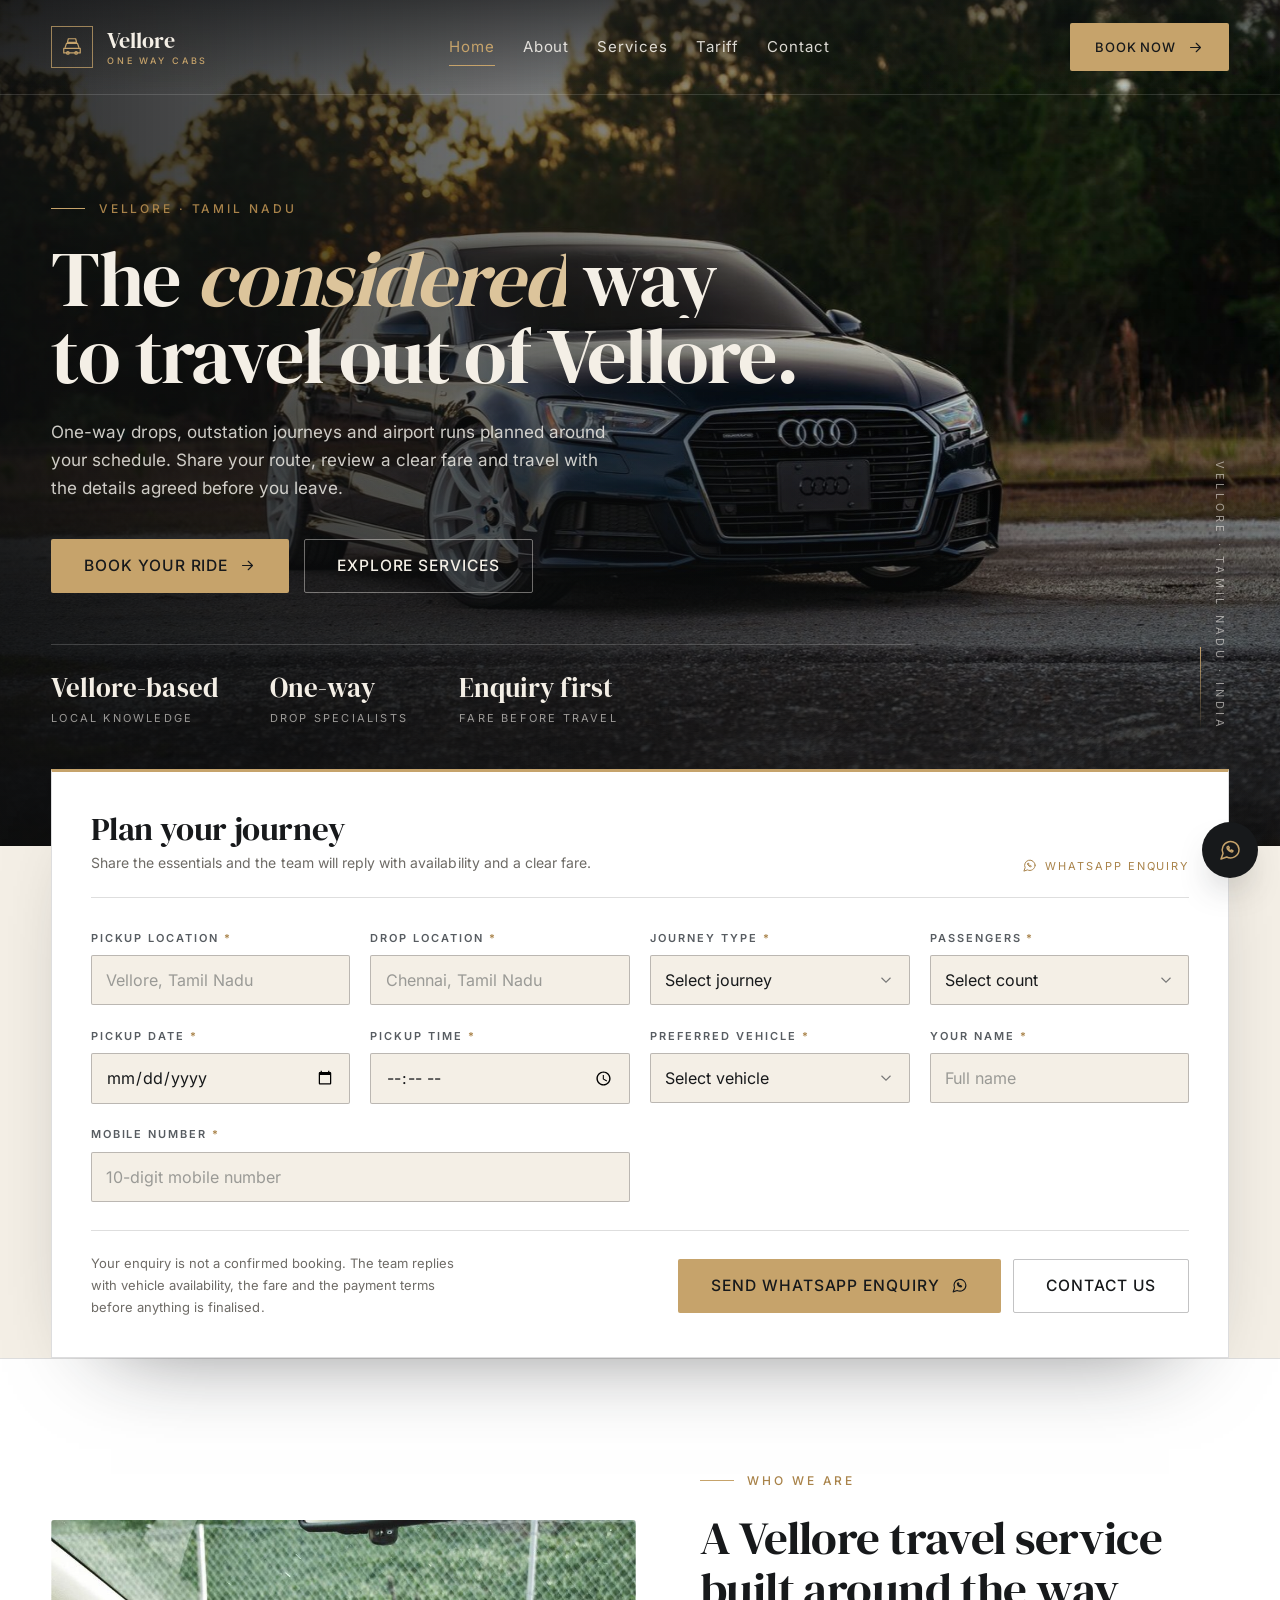
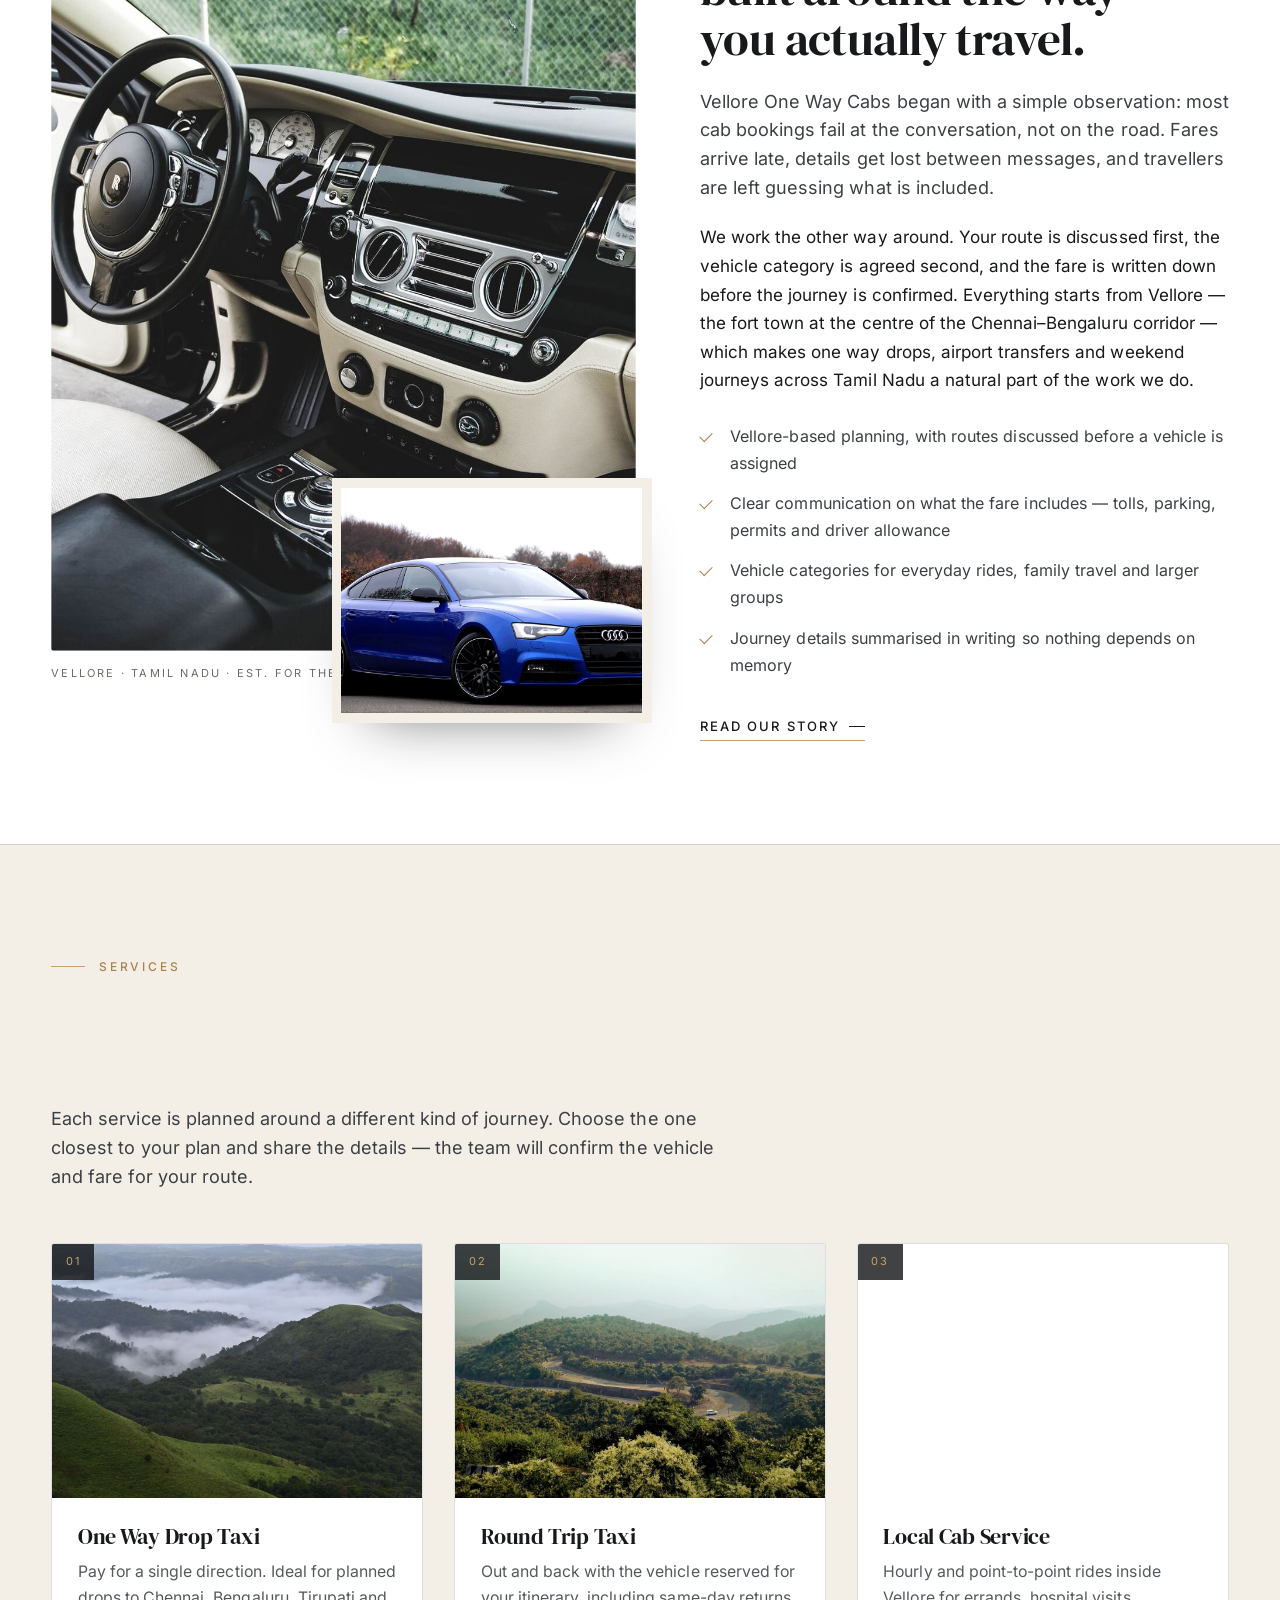
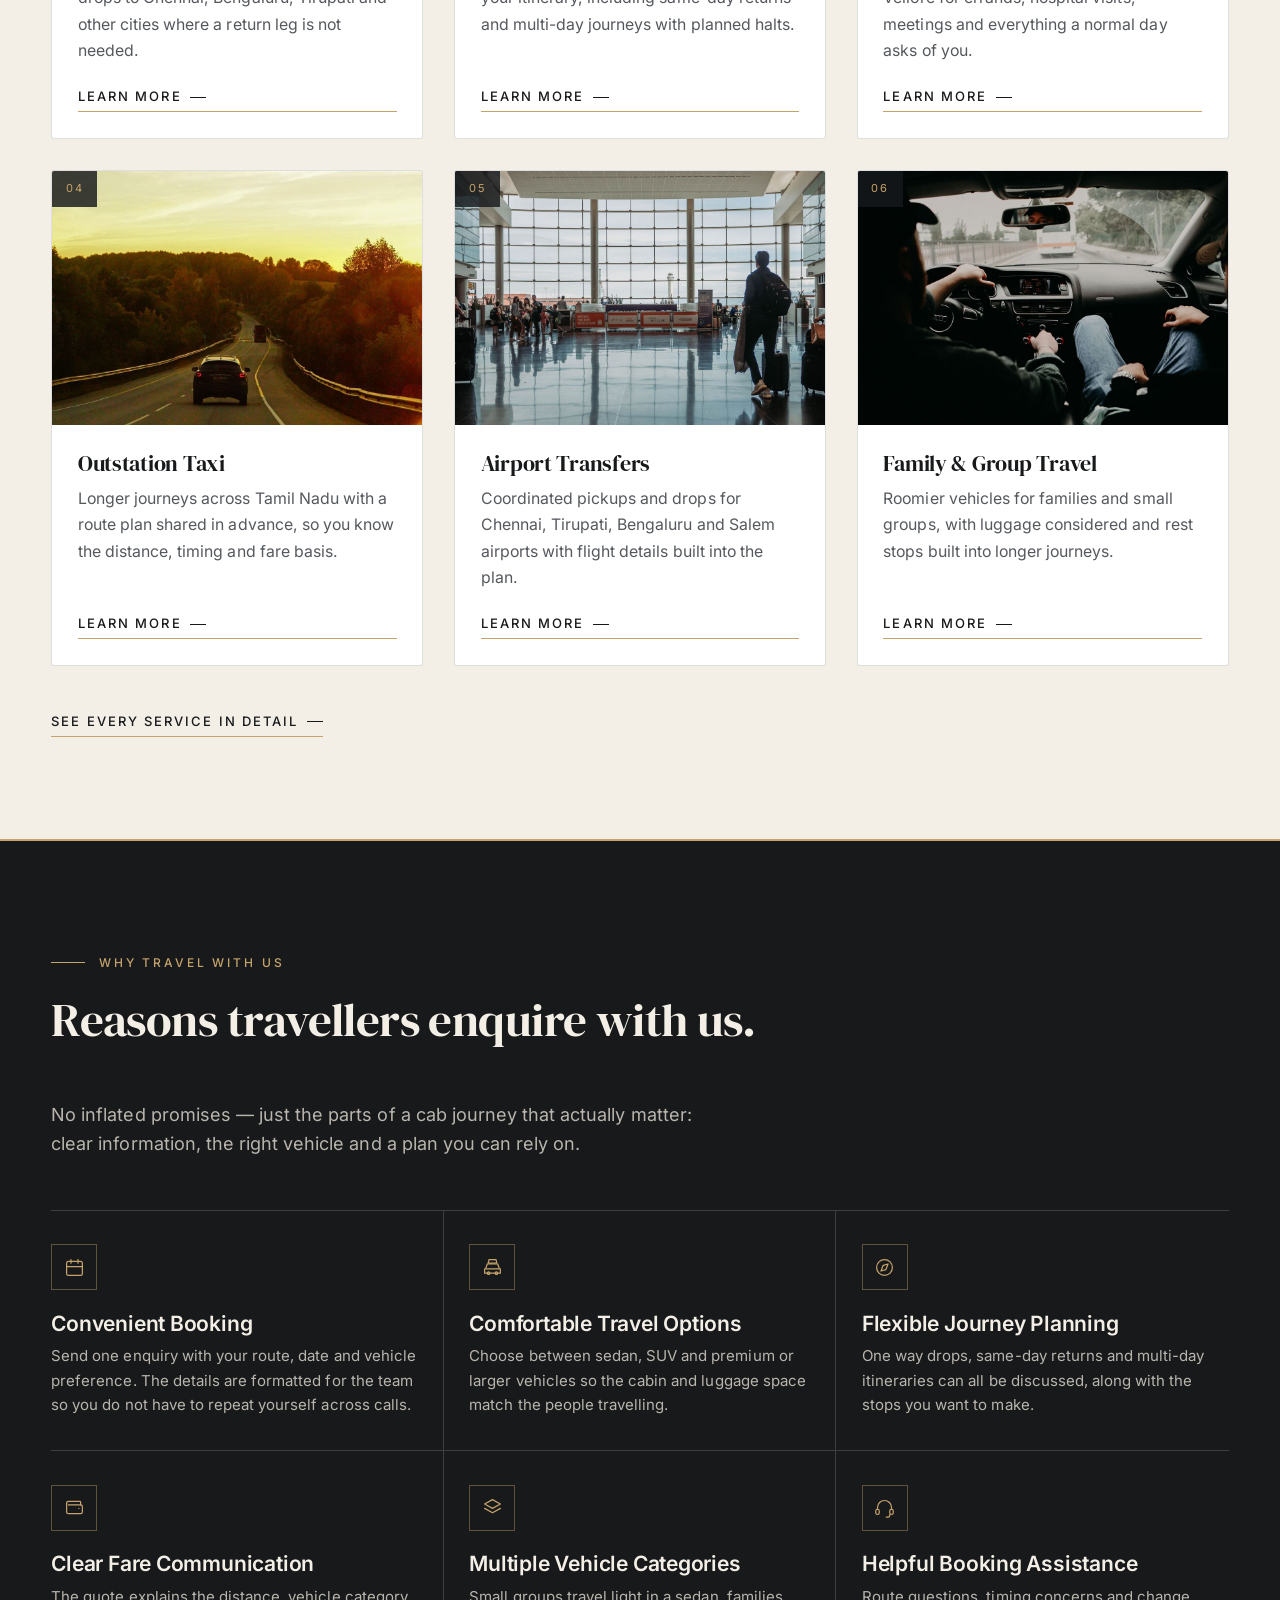
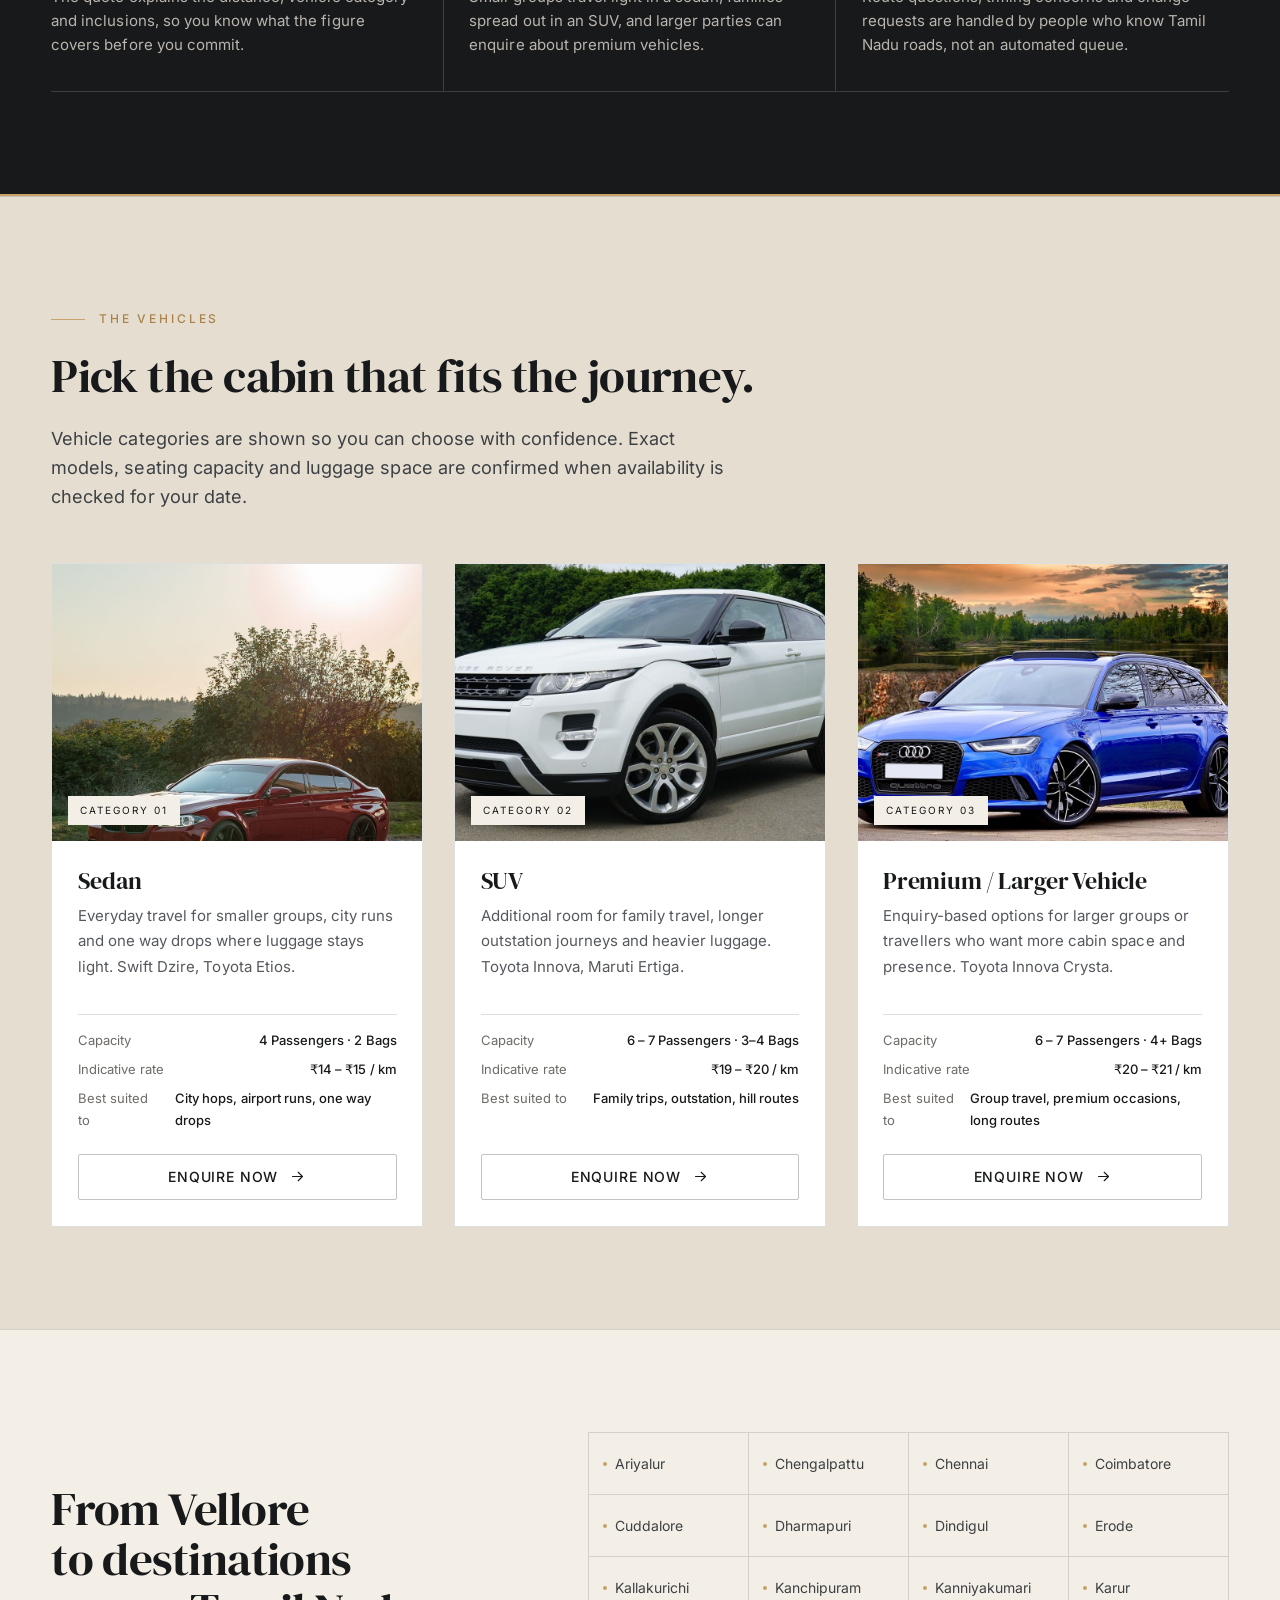
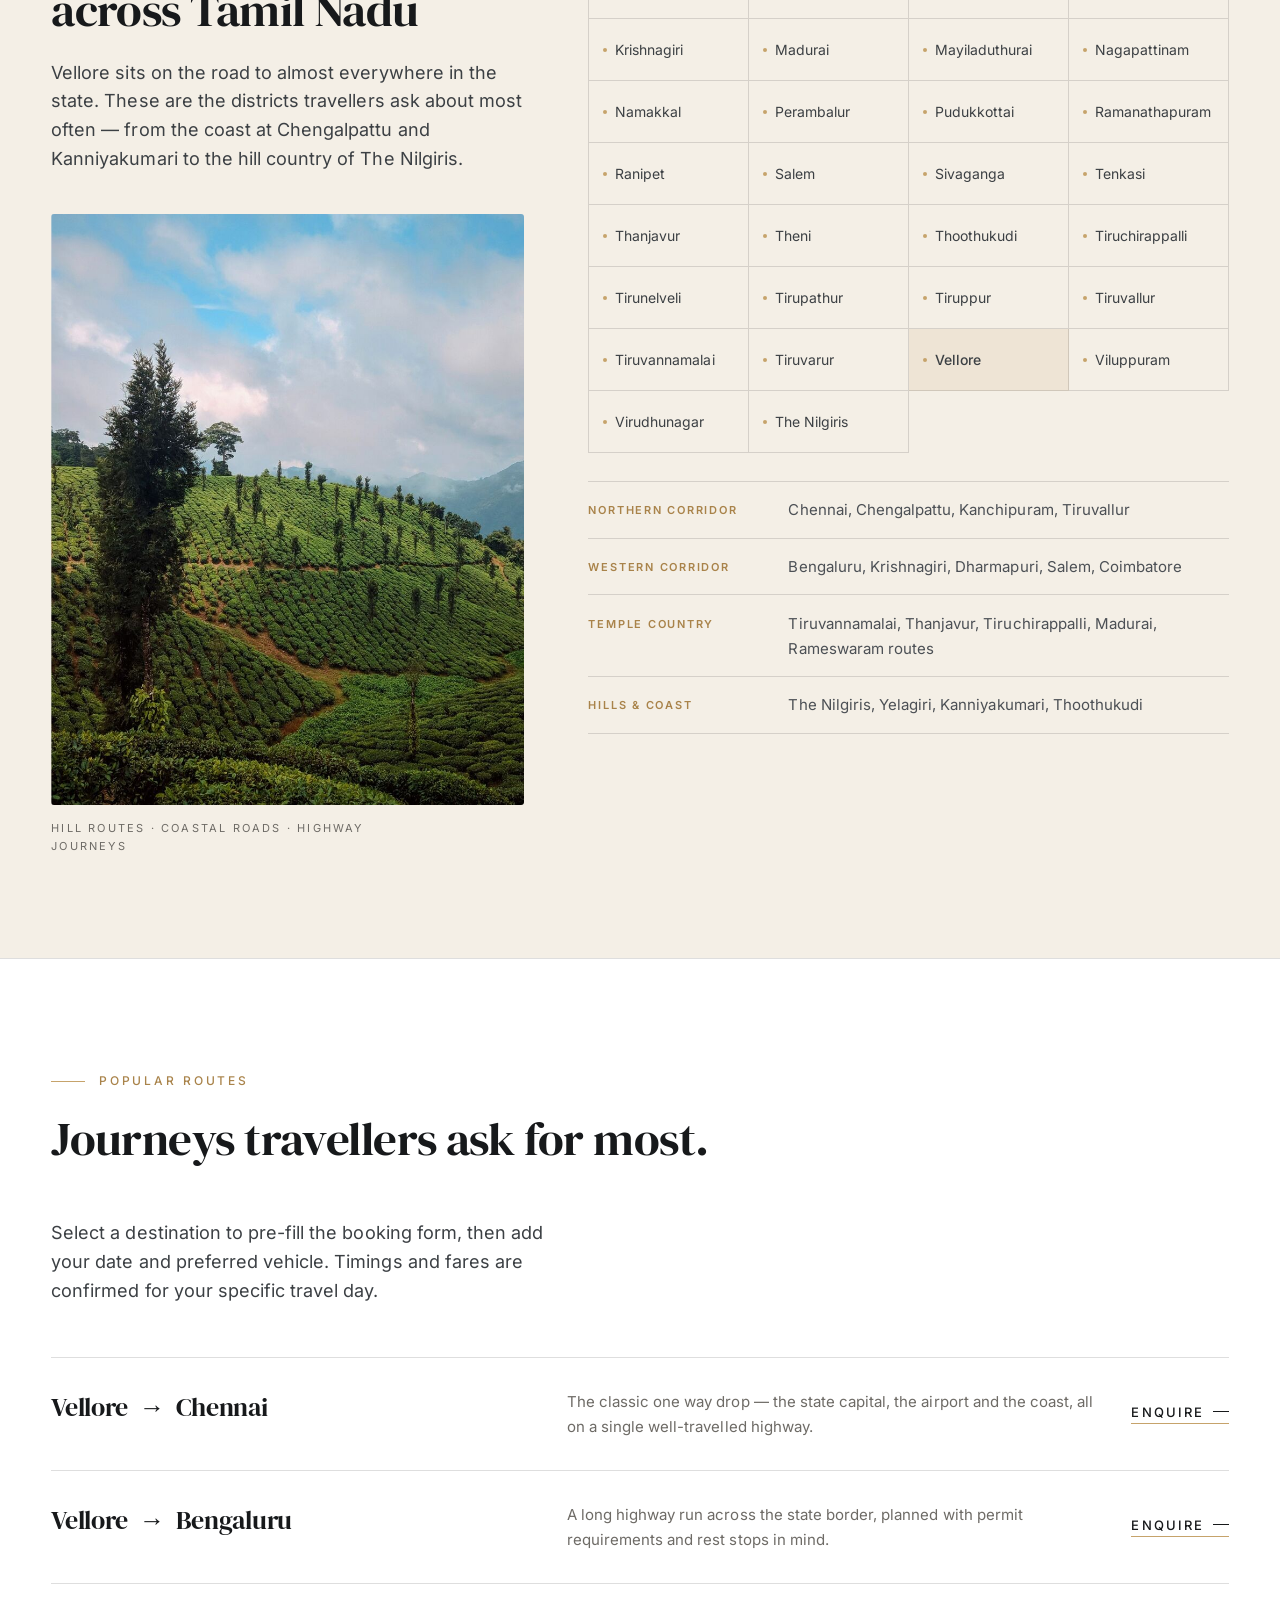
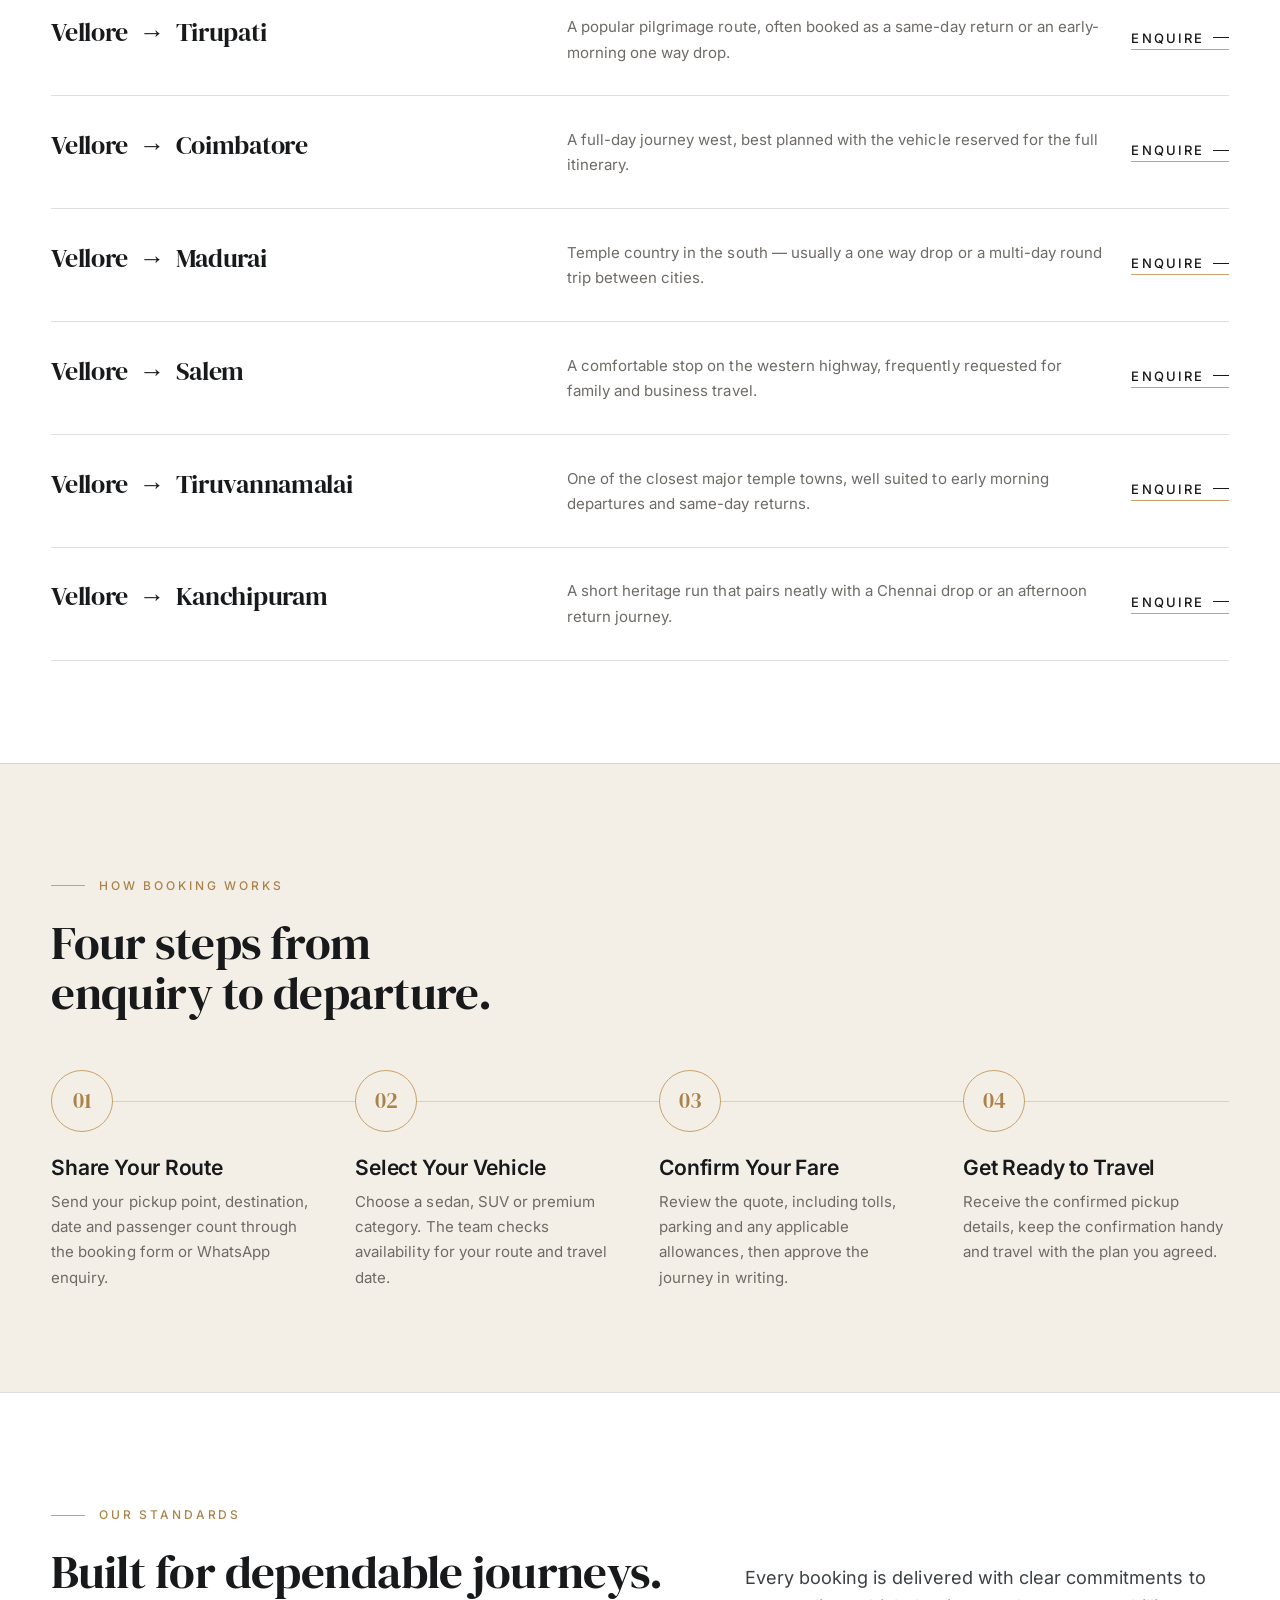
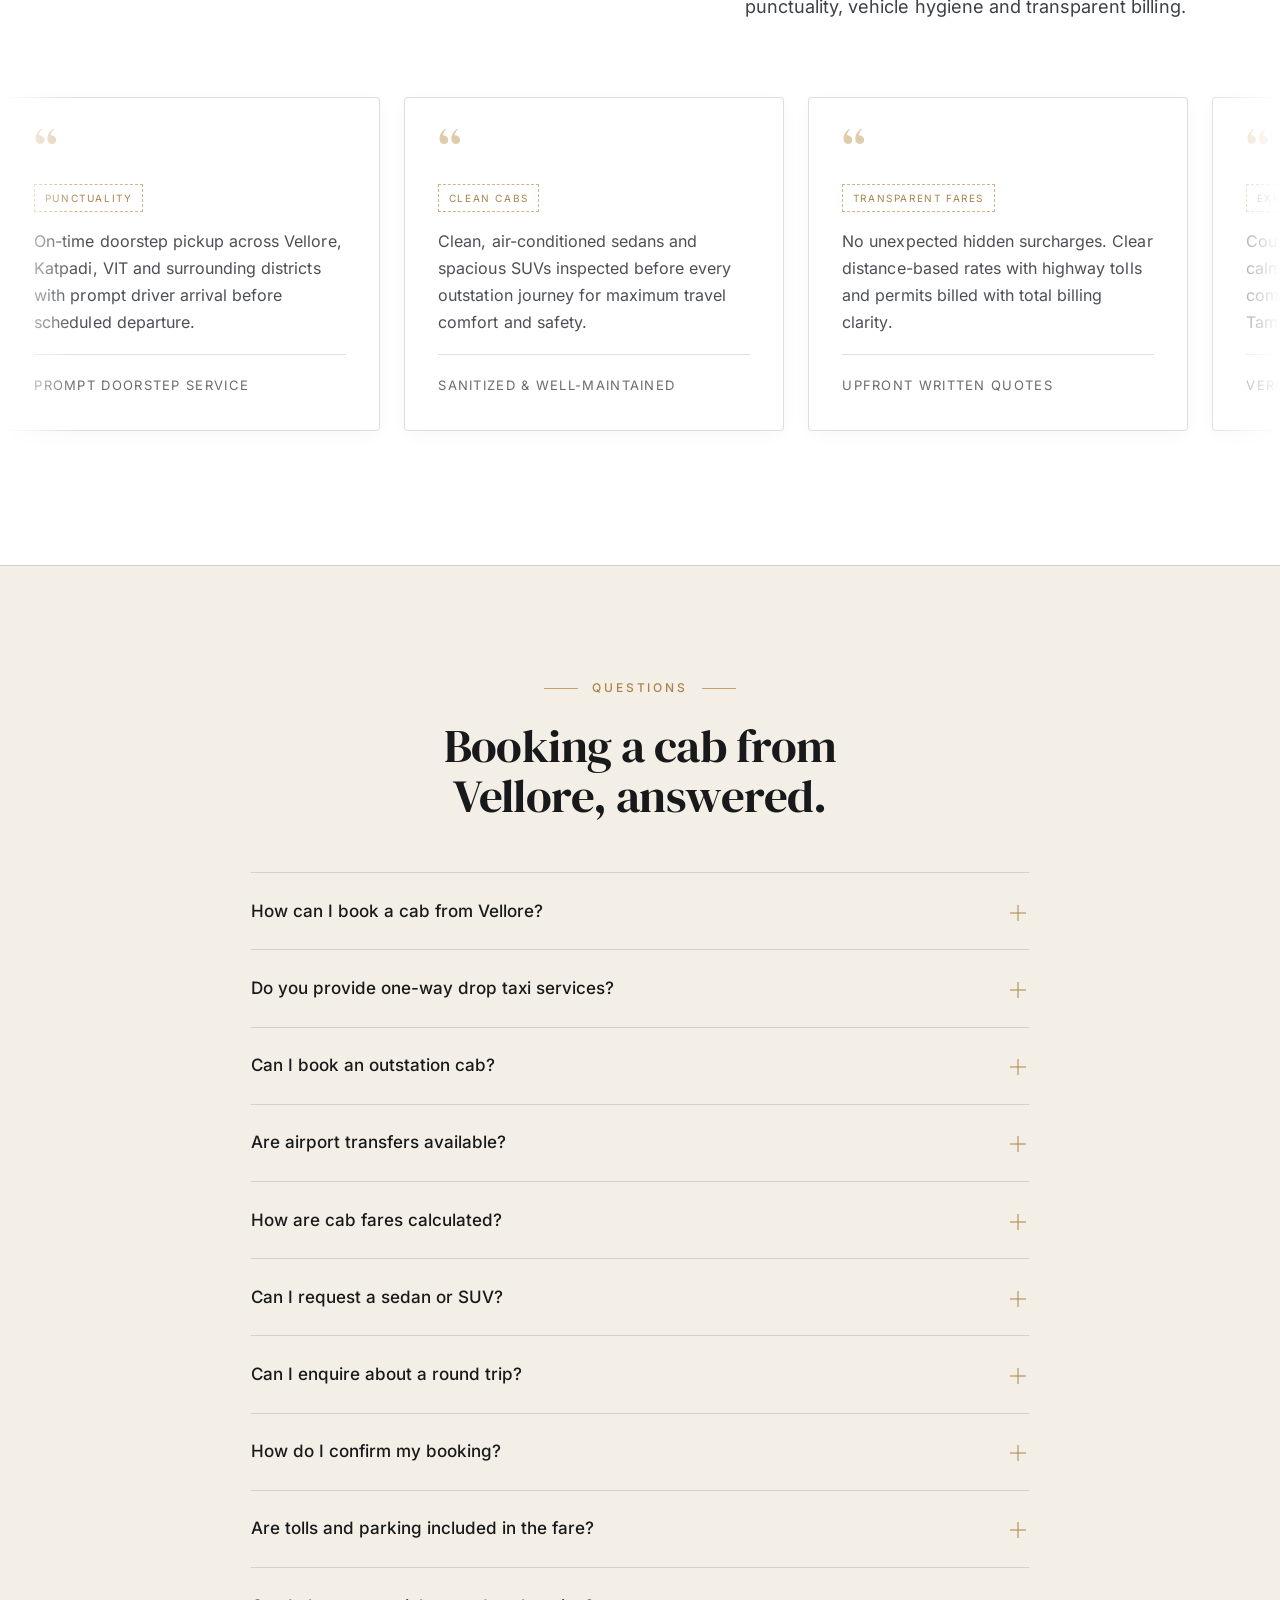
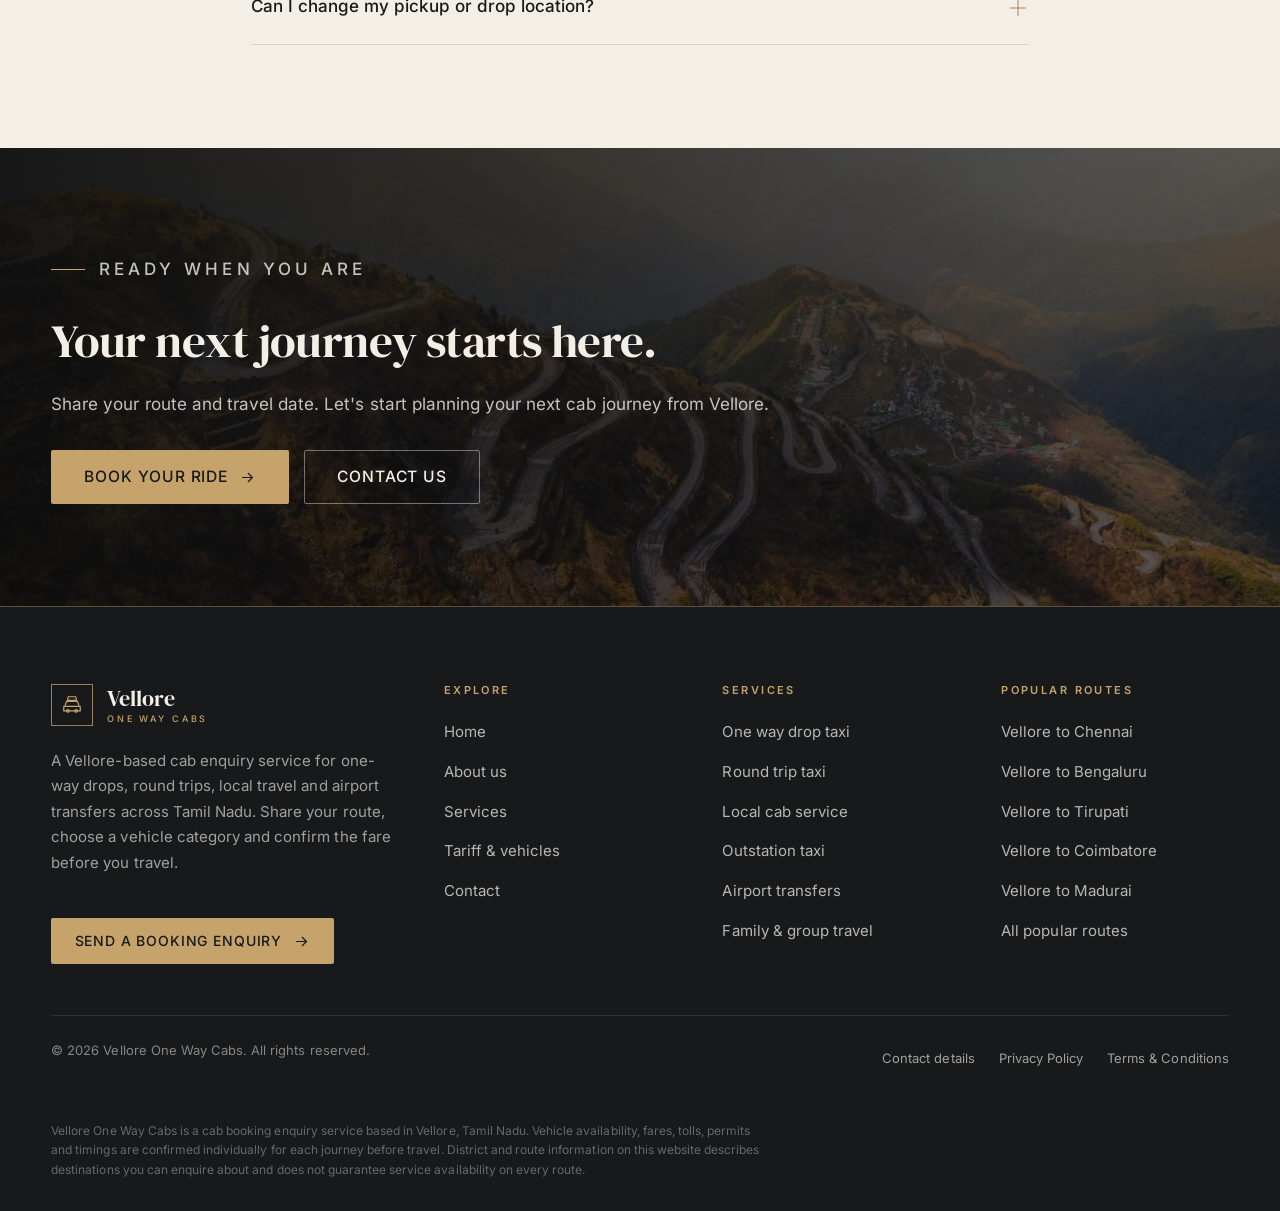
<file: index.html>
<!DOCTYPE html>
<html lang="en-IN">
<head>
<meta charset="utf-8">
<meta name="viewport" content="width=device-width, initial-scale=1, viewport-fit=cover">
<title>Vellore One Way Cabs | One Way Drop Taxi & Outstation Cabs from Vellore</title>
<meta name="description" content="Book one way drop taxis, round trips, local rides and airport transfers from Vellore, Tamil Nadu. Share your route on WhatsApp and receive a clear fare enquiry before you travel.">
<meta name="keywords" content="one way taxi in Vellore, Vellore drop taxi, Vellore to Chennai cab, Vellore outstation taxi, Vellore airport taxi, Vellore cab booking, Vellore to Bengaluru taxi">
<meta name="author" content="Vellore One Way Cabs">
<meta name="robots" content="index, follow, max-image-preview:large, max-snippet:-1, max-video-preview:-1">
<link rel="canonical" href="https://velloreonewaycabs.com/">
<meta name="theme-color" content="#17191B">

<!-- Open Graph -->
<meta property="og:type" content="website">
<meta property="og:site_name" content="Vellore One Way Cabs">
<meta property="og:locale" content="en_IN">
<meta property="og:title" content="Vellore One Way Cabs — premium cab travel from Vellore">
<meta property="og:description" content="One way drops, round trips, local rides and airport transfers from Vellore, Tamil Nadu. Enquire on WhatsApp and confirm your fare before you travel.">
<meta property="og:image" content="https://velloreonewaycabs.com/assets/og/home.jpg">
<meta property="og:image:width" content="1200">
<meta property="og:image:height" content="630">
<meta property="og:image:alt" content="Vellore One Way Cabs — premium cab travel from Vellore, Tamil Nadu">
<meta property="og:url" content="https://velloreonewaycabs.com/">

<!-- Twitter -->
<meta name="twitter:card" content="summary_large_image">
<meta name="twitter:title" content="Vellore One Way Cabs — premium cab travel from Vellore">
<meta name="twitter:description" content="One way drops, round trips, local rides and airport transfers from Vellore, Tamil Nadu. Enquire on WhatsApp and confirm your fare before you travel.">
<meta name="twitter:image" content="https://velloreonewaycabs.com/assets/og/home.jpg">
<meta name="twitter:image:alt" content="Vellore One Way Cabs — premium cab travel from Vellore, Tamil Nadu">

<!-- Icons -->
<link rel="icon" type="image/svg+xml" href="assets/favicon.svg">
<link rel="apple-touch-icon" href="assets/apple-touch-icon.png">

<!-- Fonts (self-hosted) -->
<link rel="preload" href="assets/fonts/DMSerifDisplay-400.woff2" as="font" type="font/woff2" crossorigin>
<link rel="preload" href="assets/fonts/Inter-400.woff2" as="font" type="font/woff2" crossorigin>
<link rel="stylesheet" href="css/style.css">

<script type="application/ld+json">
{
  "@context": "https://schema.org",
  "@graph": [
    {
      "@type": "TaxiService",
      "@id": "https://velloreonewaycabs.com/#business",
      "name": "Vellore One Way Cabs",
      "url": "https://velloreonewaycabs.com/",
      "image": "https://velloreonewaycabs.com/assets/og/home.jpg",
      "description": "Vellore One Way Cabs is a Vellore-based cab booking enquiry service for one way drop taxis, round trips, local rides, outstation journeys and airport transfers across Tamil Nadu.",
      "areaServed": [
        {
          "@type": "City",
          "name": "Vellore"
        },
        {
          "@type": "State",
          "name": "Tamil Nadu"
        },
        {
          "@type": "Country",
          "name": "India"
        }
      ],
      "address": {
        "@type": "PostalAddress",
        "streetAddress": "474/1, Kazhani Kaatu Street, Karugambathur",
        "addressLocality": "Vellore",
        "postalCode": "632013",
        "addressRegion": "Tamil Nadu",
        "addressCountry": "IN"
      },
      "telephone": "+919042209448",
      "knowsLanguage": [
        "en",
        "ta"
      ],
      "sameAs": []
    },
    {
      "@type": "WebSite",
      "@id": "https://velloreonewaycabs.com/#website",
      "url": "https://velloreonewaycabs.com/",
      "name": "Vellore One Way Cabs",
      "description": "Premium one way, round trip, local and outstation cab booking enquiries from Vellore, Tamil Nadu.",
      "publisher": {
        "@id": "https://velloreonewaycabs.com/#business"
      },
      "inLanguage": "en-IN"
    },
    {
      "@type": "WebPage",
      "@id": "https://velloreonewaycabs.com/#webpage",
      "url": "https://velloreonewaycabs.com/",
      "name": "Vellore One Way Cabs | One Way Drop Taxi & Outstation Cabs from Vellore",
      "description": "Book one way drop taxis, round trips, local rides and airport transfers from Vellore, Tamil Nadu. Share your route on WhatsApp and receive a clear fare enquiry before you travel.",
      "isPartOf": {
        "@id": "https://velloreonewaycabs.com/#website"
      },
      "about": {
        "@id": "https://velloreonewaycabs.com/#business"
      },
      "primaryImageOfPage": "https://velloreonewaycabs.com/assets/og/home.jpg",
      "inLanguage": "en-IN"
    },
    {
      "@type": "ItemList",
      "name": "Cab services offered from Vellore",
      "itemListElement": [
        {
          "@type": "ListItem",
          "position": 1,
          "name": "One Way Drop Taxi"
        },
        {
          "@type": "ListItem",
          "position": 2,
          "name": "Round Trip Taxi"
        },
        {
          "@type": "ListItem",
          "position": 3,
          "name": "Local Cab Service"
        },
        {
          "@type": "ListItem",
          "position": 4,
          "name": "Outstation Taxi"
        },
        {
          "@type": "ListItem",
          "position": 5,
          "name": "Airport Transfers"
        },
        {
          "@type": "ListItem",
          "position": 6,
          "name": "Family and Group Travel"
        }
      ],
      "mainEntity": [
        {
          "@type": "Question",
          "name": "How can I book a cab from Vellore?",
          "acceptedAnswer": {
            "@type": "Answer",
            "text": "Start with the booking enquiry form on this page. Share your pickup point, destination, journey type, date, pickup time, number of passengers, the vehicle category you prefer and a contact number. When you press the WhatsApp enquiry button, the details are formatted into a single message that you can send to the business. The enquiry is not a confirmed booking — the team reviews availability on your route and replies with a fare and confirmation. You can also reach out through the contact page if you would rather discuss the journey first."
          }
        },
        {
          "@type": "Question",
          "name": "Do you provide one-way drop taxi services?",
          "acceptedAnswer": {
            "@type": "Answer",
            "text": "Yes. One way drop taxi travel is the core of the service. You book a vehicle for a single direction — for example Vellore to Chennai, Vellore to Bengaluru or Vellore to Tirupati — instead of paying for a return leg you do not need. One-way pricing normally depends on the distance, the vehicle category and any minimum kilometre condition applied to that route, so the fare is confirmed for your specific journey rather than published as a fixed rate."
          }
        },
        {
          "@type": "Question",
          "name": "Can I book an outstation cab?",
          "acceptedAnswer": {
            "@type": "Answer",
            "text": "Outstation journeys can be requested to destinations across Tamil Nadu, and to neighbouring states where permits allow. The district list on this page shows the destinations you can enquire about; it is not a guarantee that every route is operated daily. Longer journeys, hill routes and interstate trips may require additional permits, driver allowance or minimum running conditions. Sharing your travel dates early gives the team the best chance of arranging a suitable vehicle."
          }
        },
        {
          "@type": "Question",
          "name": "Are airport transfers available?",
          "acceptedAnswer": {
            "@type": "Answer",
            "text": "Airport transfers can be requested for departures and arrivals, most commonly for Chennai International Airport, Tirupati Airport, Kempegowda International Airport in Bengaluru and Salem Airport. Because flight timings and terminal pickups need coordination, share your flight number, terminal and preferred pickup time in the enquiry. Pickup points, waiting conditions and any parking charges are confirmed along with the fare before the journey is finalised."
          }
        },
        {
          "@type": "Question",
          "name": "How are cab fares calculated?",
          "acceptedAnswer": {
            "@type": "Answer",
            "text": "Fares are built from the distance travelled, the vehicle category, the journey type (one way, round trip, local or airport transfer), the driver allowance, tolls, parking fees, state permit charges where applicable, and any minimum kilometre or minimum daily running condition for that route. The tariff page explains each component. Published amounts on this site are placeholders until the business supplies its rate card, and the final quote for your journey is always shared in writing before you confirm."
          }
        },
        {
          "@type": "Question",
          "name": "Can I request a sedan or SUV?",
          "acceptedAnswer": {
            "@type": "Answer",
            "text": "Yes. You can state a preference for a sedan, an SUV or a premium / larger vehicle in the booking form. Vehicle categories are offered subject to availability for your date and route. Sedans generally suit smaller groups and lighter luggage, SUVs suit families and extra bags, and premium or larger vehicles are arranged on request. Exact models and seating capacity are confirmed at the time of booking."
          }
        },
        {
          "@type": "Question",
          "name": "Can I enquire about a round trip?",
          "acceptedAnswer": {
            "@type": "Answer",
            "text": "Yes. Round trips can be planned for same-day returns or multi-day itineraries. Share your outbound date, return date, the places you plan to visit and whether you need the vehicle to stay with you between stops. Round-trip fares usually combine running kilometres with a driver allowance and, for overnight trips, an applicable night halt charge. All of this is explained in the quote so there are no surprises later."
          }
        },
        {
          "@type": "Question",
          "name": "How do I confirm my booking?",
          "acceptedAnswer": {
            "@type": "Answer",
            "text": "A booking is confirmed only when the team has checked vehicle availability, shared the fare and received your acceptance — followed by a written confirmation of the driver and vehicle details. An enquiry message, an auto-generated response or a form submission does not confirm a journey on its own. Please keep the written confirmation handy and check the pickup details a day before travel."
          }
        },
        {
          "@type": "Question",
          "name": "Are tolls and parking included in the fare?",
          "acceptedAnswer": {
            "@type": "Answer",
            "text": "Tolls, parking fees and state permit charges are not automatically included unless the quote explicitly says they are. On most outstation and airport journeys they are either estimated in the quote or billed as actuals. If you prefer a single all-inclusive figure for budgeting, ask for an all-inclusive quote at the time of enquiry and the team will confirm what is covered."
          }
        },
        {
          "@type": "Question",
          "name": "Can I change my pickup or drop location?",
          "acceptedAnswer": {
            "@type": "Answer",
            "text": "Yes, changes can usually be accommodated when they are shared before the journey begins. Inform the team as early as possible with the new pickup or drop address. A change in distance or route may change the fare, and a significantly different itinerary may need a fresh quote or a different vehicle. Changes requested after the vehicle has started are subject to driver and vehicle availability."
          }
        }
      ]
    },
    {
      "@type": "FAQPage",
      "@id": "https://velloreonewaycabs.com/#faq",
      "mainEntity": []
    }
  ]
}
</script>
</head>
<body class="">
<a class="skip-link" href="#main">Skip to content</a>

<header class="site-header" id="siteHeader">
  <div class="container">
    <nav class="nav" aria-label="Primary">
      <a class="brand" href="index.html" aria-label="Vellore One Way Cabs — home">
        <span class="brand__mark" aria-hidden="true"><svg viewBox="0 0 24 24" fill="none" stroke="currentColor" stroke-width="1.4" stroke-linecap="round" stroke-linejoin="round" aria-hidden="true"><path d="M8 3h8l1 4h-10z"/><path d="M4.5 12.5 6 8h12l1.5 4.5"/><path d="M3 13.5h18v5H3z"/><circle cx="7.5" cy="18.5" r="1.4"/><circle cx="16.5" cy="18.5" r="1.4"/></svg></span>
        <span class="brand__text">
          <span class="brand__name">Vellore</span>
          <span class="brand__sub">One Way Cabs</span>
        </span>
      </a>
      <ul class="nav__links">
          <li><a class="nav__link is-active" href="index.html" aria-current="page">Home</a></li>
          <li><a class="nav__link" href="about.html">About</a></li>
          <li><a class="nav__link" href="services.html">Services</a></li>
          <li><a class="nav__link" href="tariff.html">Tariff</a></li>
          <li><a class="nav__link" href="contact.html">Contact</a></li>
      </ul>
      <div class="nav__actions">
        <a class="btn btn--sm nav__cta" href="https://wa.me/919042209448?text=Hello%20Vellore%20One%20Way%20Cabs%2C%20I%20would%20like%20to%20book%20a%20cab" target="_blank" rel="noopener">Book Now <svg viewBox="0 0 24 24" fill="none" stroke="currentColor" stroke-width="1.6" stroke-linecap="round" stroke-linejoin="round" aria-hidden="true"><path d="M5 12h14M13 6l6 6-6 6"/></svg></a>
        <button class="nav__toggle" type="button" aria-label="Open menu" aria-expanded="false" aria-controls="navDrawer">
          <span></span><span></span><span></span>
        </button>
      </div>
    </nav>
  </div>
  <div class="nav__drawer" id="navDrawer" aria-hidden="true">
    <div class="container">
      <div class="nav__drawer-head">
        <p class="nav__drawer-meta">Menu</p>
        <button class="nav__drawer-close" type="button" aria-label="Close menu">
          <svg viewBox="0 0 24 24" fill="none" stroke="currentColor" stroke-width="2" stroke-linecap="round" stroke-linejoin="round" aria-hidden="true"><line x1="18" y1="6" x2="6" y2="18"/><line x1="6" y1="6" x2="18" y2="18"/></svg>
        </button>
      </div>
      <ul>
          <li><a class="nav__drawer-link is-active" href="index.html"><span>01</span>Home</a></li>
          <li><a class="nav__drawer-link" href="about.html"><span>02</span>About</a></li>
          <li><a class="nav__drawer-link" href="services.html"><span>03</span>Services</a></li>
          <li><a class="nav__drawer-link" href="tariff.html"><span>04</span>Tariff</a></li>
          <li><a class="nav__drawer-link" href="contact.html"><span>05</span>Contact</a></li>
      </ul>
      <div class="nav__drawer-foot">
        <a class="btn" href="https://wa.me/919042209448?text=Hello%20Vellore%20One%20Way%20Cabs%2C%20I%20would%20like%20to%20plan%20a%20journey" target="_blank" rel="noopener">Plan your journey <svg viewBox="0 0 24 24" fill="none" stroke="currentColor" stroke-width="1.6" stroke-linecap="round" stroke-linejoin="round" aria-hidden="true"><path d="M5 12h14M13 6l6 6-6 6"/></svg></a>
        <a class="btn btn--ghost" href="contact.html">Contact the team</a>
      </div>
    </div>
  </div>
</header>

<main id="main">
  <section class="hero" aria-labelledby="hero-title">
    <div class="hero__media" aria-hidden="true">
      <img src="assets/images/hero-home.jpg" alt="" width="1600" height="1000" fetchpriority="high" decoding="async">
    </div>
    <div class="container hero__inner">
      <div class="hero__content">
        <p class="eyebrow" data-hero-fade style="--i:0">Vellore &middot; Tamil Nadu</p>
        <h1 id="hero-title"><span class="word"><span style="--i:0">The</span></span> <span class="word"><span style="--i:1"><em>considered</em></span></span> <span class="word"><span style="--i:2">way</span></span> <span class="word"><span style="--i:3">to</span></span> <span class="word"><span style="--i:4">travel</span></span> <span class="word"><span style="--i:5">out</span></span> <span class="word"><span style="--i:6">of</span></span> <span class="word"><span style="--i:7">Vellore.</span></span></h1>
        <p class="hero__lede" data-hero-fade style="--i:2">One-way drops, outstation journeys and airport runs planned around
          your schedule. Share your route, review a clear fare and travel with the details agreed before you leave.</p>
        <div class="hero__actions" data-hero-fade style="--i:3">
          <a class="btn" href="https://wa.me/919042209448?text=Hello%20Vellore%20One%20Way%20Cabs%2C%20I%20would%20like%20to%20book%20a%20cab%20ride" target="_blank" rel="noopener">Book your ride <svg viewBox="0 0 24 24" fill="none" stroke="currentColor" stroke-width="1.6" stroke-linecap="round" stroke-linejoin="round" aria-hidden="true"><path d="M5 12h14M13 6l6 6-6 6"/></svg></a>
          <a class="btn btn--ghost" href="services.html">Explore services</a>
        </div>
        <div class="hero__meta" data-hero-fade style="--i:4">
          <div class="hero__meta-item"><strong>Vellore-based</strong><span>Local knowledge</span></div>
          <div class="hero__meta-item"><strong>One-way</strong><span>Drop specialists</span></div>
          <div class="hero__meta-item"><strong>Enquiry first</strong><span>Fare before travel</span></div>
        </div>
      </div>
    </div>
    <p class="hero__side" aria-hidden="true">Vellore &middot; Tamil Nadu &middot; India</p>
  </section>

  <section class="booking" id="booking" aria-labelledby="booking-title">
    <div class="container">
      <div class="booking__card" data-reveal>
        <div class="booking__head">
          <div>
            <h2 id="booking-title">Plan your journey</h2>
            <p>Share the essentials and the team will reply with availability and a clear fare.</p>
          </div>
          <span class="booking__badge"><svg viewBox="0 0 24 24" fill="none" stroke="currentColor" stroke-width="1.5" stroke-linecap="round" stroke-linejoin="round" aria-hidden="true"><path d="M21 11.5a8.4 8.4 0 0 1-12.3 7.5L3 21l2-5.6A8.4 8.4 0 1 1 21 11.5z"/><path d="M9 9.5c0 .8 1 2.4 2 3.2s2.2 1.3 2.9 1.3c.5 0 1-.6 1.1-1.1l-1.6-.9-1 .8c-.7-.3-1.6-1.3-1.9-2l.8-1-.8-1.5c-.6.1-1.5.4-1.5 1.2z"/></svg> WhatsApp enquiry</span>
        </div>
        <form id="bookingForm" novalidate>
          <div class="form-grid">
            <div class="field">
              <label for="pickup">Pickup location <span class="req" aria-hidden="true">*</span></label>
              <input id="pickup" name="pickup" type="text" placeholder="Vellore, Tamil Nadu" autocomplete="off" required
                     data-required-message="Please enter your pickup location.">
              <span class="field__error" role="alert"></span>
            </div>
            <div class="field">
              <label for="drop">Drop location <span class="req" aria-hidden="true">*</span></label>
              <input id="drop" name="drop" type="text" placeholder="Chennai, Tamil Nadu" autocomplete="off" required
                     data-required-message="Please enter your destination.">
              <span class="field__error" role="alert"></span>
            </div>
            <div class="field">
              <label for="journeyType">Journey type <span class="req" aria-hidden="true">*</span></label>
              <select id="journeyType" name="journeyType" required data-required-message="Please choose a journey type.">
                <option value="">Select journey</option>
                <option value="One Way">One way</option>
                <option value="Round Trip">Round trip</option>
                <option value="Local Trip">Local trip</option>
                <option value="Airport Transfer">Airport transfer</option>
              </select>
              <span class="field__error" role="alert"></span>
            </div>
            <div class="field">
              <label for="passengers">Passengers <span class="req" aria-hidden="true">*</span></label>
              <select id="passengers" name="passengers" required data-required-message="Please select the number of passengers.">
                <option value="">Select count</option>
                <option value="1">1 passenger</option>
                <option value="2">2 passengers</option>
                <option value="3">3 passengers</option>
                <option value="4">4 passengers</option>
                <option value="5 or more">5 or more</option>
              </select>
              <span class="field__error" role="alert"></span>
            </div>
            <div class="field">
              <label for="date">Pickup date <span class="req" aria-hidden="true">*</span></label>
              <input id="date" name="date" type="date" required data-validate="past-date"
                     data-required-message="Please choose your pickup date.">
              <span class="field__error" role="alert"></span>
            </div>
            <div class="field">
              <label for="time">Pickup time <span class="req" aria-hidden="true">*</span></label>
              <input id="time" name="time" type="time" required data-required-message="Please choose your pickup time.">
              <span class="field__error" role="alert"></span>
            </div>
            <div class="field">
              <label for="vehicle">Preferred vehicle <span class="req" aria-hidden="true">*</span></label>
              <select id="vehicle" name="vehicle" required data-required-message="Please choose a vehicle category.">
                <option value="">Select vehicle</option>
                <option value="Sedan">Sedan</option>
                <option value="SUV">SUV</option>
                <option value="Premium / Larger Vehicle">Premium / Larger vehicle</option>
              </select>
              <span class="field__error" role="alert"></span>
            </div>
            <div class="field">
              <label for="name">Your name <span class="req" aria-hidden="true">*</span></label>
              <input id="name" name="name" type="text" placeholder="Full name" autocomplete="name" required
                     data-required-message="Please enter your name.">
              <span class="field__error" role="alert"></span>
            </div>
            <div class="field field--span2">
              <label for="mobile">Mobile number <span class="req" aria-hidden="true">*</span></label>
              <input id="mobile" name="mobile" type="tel" inputmode="numeric" placeholder="10-digit mobile number"
                     autocomplete="tel" required data-validate="mobile"
                     data-required-message="Please enter your mobile number so the team can reply.">
              <span class="field__error" role="alert"></span>
            </div>
          </div>
          <div class="booking__foot">
            <p class="booking__note">Your enquiry is not a confirmed booking. The team replies with vehicle availability,
              the fare and the payment terms before anything is finalised.</p>
            <div class="booking__actions">
              <button class="btn" type="submit">Send WhatsApp enquiry <svg viewBox="0 0 24 24" fill="none" stroke="currentColor" stroke-width="1.5" stroke-linecap="round" stroke-linejoin="round" aria-hidden="true"><path d="M21 11.5a8.4 8.4 0 0 1-12.3 7.5L3 21l2-5.6A8.4 8.4 0 1 1 21 11.5z"/><path d="M9 9.5c0 .8 1 2.4 2 3.2s2.2 1.3 2.9 1.3c.5 0 1-.6 1.1-1.1l-1.6-.9-1 .8c-.7-.3-1.6-1.3-1.9-2l.8-1-.8-1.5c-.6.1-1.5.4-1.5 1.2z"/></svg></button>
              <a class="btn btn--outline" href="contact.html">Contact us</a>
            </div>
          </div>
          <div class="form-status" id="bookingStatus" role="status" aria-live="polite"></div>
        </form>
      </div>
    </div>
  </section>

  <section class="section section--white" id="about" aria-labelledby="about-title">
    <div class="container">
      <div class="split split--editorial">
        <div class="intro-figure" data-reveal="mask">
          <div class="intro-figure__main">
            <img src="assets/images/intro-main.jpg" alt="Interior of a well-kept sedan used for premium cab travel" width="1000" height="1250" loading="lazy" decoding="async">
          </div>
          <div class="intro-figure__sub">
            <img src="assets/images/intro-secondary.jpg" alt="Premium sedan photographed on an open road at golden hour" width="1000" height="750" loading="lazy" decoding="async">
          </div>
          <p class="intro-figure__caption">Vellore &middot; Tamil Nadu &middot; Est. for the road ahead</p>
        </div>
        <div>
          <p class="eyebrow" data-reveal>Who we are</p>
          <h2 id="about-title" data-reveal data-delay="60">A Vellore travel service built around the way you actually travel.</h2>
          <p class="lede" data-reveal data-delay="120" style="margin-top:1.25rem">Vellore One Way Cabs began with a simple
            observation: most cab bookings fail at the conversation, not on the road. Fares arrive late, details get lost
            between messages, and travellers are left guessing what is included.</p>
          <p data-reveal data-delay="160" style="margin-top:1rem">We work the other way around. Your route is discussed first,
            the vehicle category is agreed second, and the fare is written down before the journey is confirmed. Everything
            starts from Vellore — the fort town at the centre of the Chennai&ndash;Bengaluru corridor — which makes one way
            drops, airport transfers and weekend journeys across Tamil Nadu a natural part of the work we do.</p>
          <ul class="check-list" data-reveal data-delay="200">
            <li>Vellore-based planning, with routes discussed before a vehicle is assigned</li>
            <li>Clear communication on what the fare includes — tolls, parking, permits and driver allowance</li>
            <li>Vehicle categories for everyday rides, family travel and larger groups</li>
            <li>Journey details summarised in writing so nothing depends on memory</li>
          </ul>
          <p style="margin-top:2rem" data-reveal data-delay="240"><a class="link-arrow" href="about.html">Read our story</a></p>
        </div>
      </div>
    </div>
  </section>

  <section class="section section--ivory" id="services" aria-labelledby="services-title">
    <div class="container">
      <div class="section-head section-head--split">
        <div>
          <p class="eyebrow" data-reveal>Services</p>
          <h2 id="services-title" data-reveal data-delay="60">Six ways to travel with us.</h2>
        </div>
        <p class="lede" data-reveal data-delay="120">Each service is planned around a different kind of journey. Choose the one
          closest to your plan and share the details — the team will confirm the vehicle and fare for your route.</p>
      </div>
      <div class="service-grid">
        <article class="service-card" data-reveal data-delay="0">
          <div class="service-card__media">
            <span class="service-card__num">01</span>
            <img src="assets/images/service-oneway.jpg" alt="One Way Drop Taxi from Vellore — One way drop taxi" width="1100" height="760" loading="lazy" decoding="async">
          </div>
          <div class="service-card__body">
            <h3>One Way Drop Taxi</h3>
            <p>Pay for a single direction. Ideal for planned drops to Chennai, Bengaluru, Tirupati and other cities where a return leg is not needed.</p>
            <a class="link-arrow" href="services.html#one-way">Learn more</a>
          </div>
        </article>

        <article class="service-card" data-reveal data-delay="90">
          <div class="service-card__media">
            <span class="service-card__num">02</span>
            <img src="assets/images/service-roundtrip.jpg" alt="Round Trip Taxi from Vellore — Round trip taxi" width="1100" height="760" loading="lazy" decoding="async">
          </div>
          <div class="service-card__body">
            <h3>Round Trip Taxi</h3>
            <p>Out and back with the vehicle reserved for your itinerary, including same-day returns and multi-day journeys with planned halts.</p>
            <a class="link-arrow" href="services.html#round-trip">Learn more</a>
          </div>
        </article>

        <article class="service-card" data-reveal data-delay="180">
          <div class="service-card__media">
            <span class="service-card__num">03</span>
            <img src="assets/images/service-local.jpg" alt="Local Cab Service from Vellore — Local cab service" width="1100" height="760" loading="lazy" decoding="async">
          </div>
          <div class="service-card__body">
            <h3>Local Cab Service</h3>
            <p>Hourly and point-to-point rides inside Vellore for errands, hospital visits, meetings and everything a normal day asks of you.</p>
            <a class="link-arrow" href="services.html#local">Learn more</a>
          </div>
        </article>

        <article class="service-card" data-reveal data-delay="270">
          <div class="service-card__media">
            <span class="service-card__num">04</span>
            <img src="assets/images/service-outstation.jpg" alt="Outstation Taxi from Vellore — Outstation taxi" width="1100" height="760" loading="lazy" decoding="async">
          </div>
          <div class="service-card__body">
            <h3>Outstation Taxi</h3>
            <p>Longer journeys across Tamil Nadu with a route plan shared in advance, so you know the distance, timing and fare basis.</p>
            <a class="link-arrow" href="services.html#outstation">Learn more</a>
          </div>
        </article>

        <article class="service-card" data-reveal data-delay="360">
          <div class="service-card__media">
            <span class="service-card__num">05</span>
            <img src="assets/images/service-airport.jpg" alt="Airport Transfers from Vellore — Airport transfer" width="1100" height="760" loading="lazy" decoding="async">
          </div>
          <div class="service-card__body">
            <h3>Airport Transfers</h3>
            <p>Coordinated pickups and drops for Chennai, Tirupati, Bengaluru and Salem airports with flight details built into the plan.</p>
            <a class="link-arrow" href="services.html#airport">Learn more</a>
          </div>
        </article>

        <article class="service-card" data-reveal data-delay="450">
          <div class="service-card__media">
            <span class="service-card__num">06</span>
            <img src="assets/images/service-family.jpg" alt="Family &amp; Group Travel from Vellore — Family and group travel" width="1100" height="760" loading="lazy" decoding="async">
          </div>
          <div class="service-card__body">
            <h3>Family &amp; Group Travel</h3>
            <p>Roomier vehicles for families and small groups, with luggage considered and rest stops built into longer journeys.</p>
            <a class="link-arrow" href="services.html#family">Learn more</a>
          </div>
        </article>
      </div>
      <p style="margin-top:2.5rem" data-reveal><a class="link-arrow" href="services.html">See every service in detail</a></p>
    </div>
  </section>

  <section class="section section--ink" aria-labelledby="why-title">
    <div class="container">
      <div class="section-head section-head--split">
        <div>
          <p class="eyebrow" data-reveal>Why travel with us</p>
          <h2 id="why-title" data-reveal data-delay="60">Reasons travellers enquire with us.</h2>
        </div>
        <p class="lede" data-reveal data-delay="120">No inflated promises — just the parts of a cab journey that actually
          matter: clear information, the right vehicle and a plan you can rely on.</p>
      </div>
      <div class="benefit-grid">
        <article class="benefit" data-reveal data-delay="0">
          <div class="benefit__icon"><svg viewBox="0 0 24 24" fill="none" stroke="currentColor" stroke-width="1.4" stroke-linecap="round" stroke-linejoin="round" aria-hidden="true"><rect x="3" y="5" width="18" height="16" rx="2"/><path d="M16 3v4M8 3v4M3 11h18"/></svg></div>
          <h3>Convenient Booking</h3>
          <p>Send one enquiry with your route, date and vehicle preference. The details are formatted for the team so you do not have to repeat yourself across calls.</p>
        </article>

        <article class="benefit" data-reveal data-delay="80">
          <div class="benefit__icon"><svg viewBox="0 0 24 24" fill="none" stroke="currentColor" stroke-width="1.4" stroke-linecap="round" stroke-linejoin="round" aria-hidden="true"><path d="M8 3h8l1 4h-10z"/><path d="M4.5 12.5 6 8h12l1.5 4.5"/><path d="M3 13.5h18v5H3z"/><circle cx="7.5" cy="18.5" r="1.4"/><circle cx="16.5" cy="18.5" r="1.4"/></svg></div>
          <h3>Comfortable Travel Options</h3>
          <p>Choose between sedan, SUV and premium or larger vehicles so the cabin and luggage space match the people travelling.</p>
        </article>

        <article class="benefit" data-reveal data-delay="160">
          <div class="benefit__icon"><svg viewBox="0 0 24 24" fill="none" stroke="currentColor" stroke-width="1.4" stroke-linecap="round" stroke-linejoin="round" aria-hidden="true"><circle cx="12" cy="12" r="9"/><path d="m16 8-2.5 6.5L8 16l2.5-6.5z"/></svg></div>
          <h3>Flexible Journey Planning</h3>
          <p>One way drops, same-day returns and multi-day itineraries can all be discussed, along with the stops you want to make.</p>
        </article>

        <article class="benefit" data-reveal data-delay="240">
          <div class="benefit__icon"><svg viewBox="0 0 24 24" fill="none" stroke="currentColor" stroke-width="1.4" stroke-linecap="round" stroke-linejoin="round" aria-hidden="true"><path d="M3 7a2 2 0 0 1 2-2h13a1 1 0 0 1 1 1v3"/><path d="M3 7v10a2 2 0 0 0 2 2h14a2 2 0 0 0 2-2v-6a2 2 0 0 0-2-2H5"/><path d="M17 13h.01"/></svg></div>
          <h3>Clear Fare Communication</h3>
          <p>The quote explains the distance, vehicle category and inclusions, so you know what the figure covers before you commit.</p>
        </article>

        <article class="benefit" data-reveal data-delay="320">
          <div class="benefit__icon"><svg viewBox="0 0 24 24" fill="none" stroke="currentColor" stroke-width="1.4" stroke-linecap="round" stroke-linejoin="round" aria-hidden="true"><path d="m12 3 9 5-9 5-9-5 9-5z"/><path d="m3 13 9 5 9-5"/></svg></div>
          <h3>Multiple Vehicle Categories</h3>
          <p>Small groups travel light in a sedan, families spread out in an SUV, and larger parties can enquire about premium vehicles.</p>
        </article>

        <article class="benefit" data-reveal data-delay="400">
          <div class="benefit__icon"><svg viewBox="0 0 24 24" fill="none" stroke="currentColor" stroke-width="1.4" stroke-linecap="round" stroke-linejoin="round" aria-hidden="true"><path d="M4 14v-2a8 8 0 0 1 16 0v2"/><path d="M4 14a2 2 0 0 1 2 2v2a2 2 0 0 1-2 2 2 2 0 0 1-2-2v-2a2 2 0 0 1 2-2z"/><path d="M20 14a2 2 0 0 1 2 2v2a2 2 0 0 1-2 2 2 2 0 0 1-2-2v-2a2 2 0 0 1 2-2z"/><path d="M18 20v1a2 2 0 0 1-2 2h-2"/></svg></div>
          <h3>Helpful Booking Assistance</h3>
          <p>Route questions, timing concerns and change requests are handled by people who know Tamil Nadu roads, not an automated queue.</p>
        </article>
      </div>
    </div>
  </section>

  <section class="section section--beige" id="vehicles" aria-labelledby="vehicles-title">
    <div class="container">
      <div class="section-head">
        <p class="eyebrow" data-reveal>The vehicles</p>
        <h2 id="vehicles-title" data-reveal data-delay="60">Pick the cabin that fits the journey.</h2>
        <p class="lede" data-reveal data-delay="120" style="margin-top:1rem">Vehicle categories are shown so you can choose
          with confidence. Exact models, seating capacity and luggage space are confirmed when availability is checked for
          your date.</p>
      </div>
      <div class="vehicle-grid">
        <article class="vehicle" data-reveal data-delay="0">
          <div class="vehicle__media">
            <img src="assets/images/vehicle-sedan.jpg" alt="Sedan category vehicle available for cab enquiries from Vellore" width="1000" height="700" loading="lazy" decoding="async">
            <span class="vehicle__tier">Category 01</span>
          </div>
          <div class="vehicle__body">
            <h3>Sedan</h3>
            <p>Everyday travel for smaller groups, city runs and one way drops where luggage stays light. Swift Dzire, Toyota Etios.</p>
            <ul class="vehicle__specs">
              <li><span>Capacity</span><strong>4 Passengers &middot; 2 Bags</strong></li>
              <li><span>Indicative rate</span><strong>₹14 – ₹15 / km</strong></li>
              <li><span>Best suited to</span><strong>City hops, airport runs, one way drops</strong></li>
            </ul>
            <button class="btn btn--outline btn--sm" type="button" data-prefill-vehicle="Sedan" data-prefill-drop="">Enquire now <svg viewBox="0 0 24 24" fill="none" stroke="currentColor" stroke-width="1.6" stroke-linecap="round" stroke-linejoin="round" aria-hidden="true"><path d="M5 12h14M13 6l6 6-6 6"/></svg></button>
          </div>
        </article>

        <article class="vehicle" data-reveal data-delay="90">
          <div class="vehicle__media">
            <img src="assets/images/vehicle-suv.jpg" alt="SUV category vehicle available for cab enquiries from Vellore" width="1000" height="700" loading="lazy" decoding="async">
            <span class="vehicle__tier">Category 02</span>
          </div>
          <div class="vehicle__body">
            <h3>SUV</h3>
            <p>Additional room for family travel, longer outstation journeys and heavier luggage. Toyota Innova, Maruti Ertiga.</p>
            <ul class="vehicle__specs">
              <li><span>Capacity</span><strong>6 – 7 Passengers &middot; 3–4 Bags</strong></li>
              <li><span>Indicative rate</span><strong>₹19 – ₹20 / km</strong></li>
              <li><span>Best suited to</span><strong>Family trips, outstation, hill routes</strong></li>
            </ul>
            <button class="btn btn--outline btn--sm" type="button" data-prefill-vehicle="SUV" data-prefill-drop="">Enquire now <svg viewBox="0 0 24 24" fill="none" stroke="currentColor" stroke-width="1.6" stroke-linecap="round" stroke-linejoin="round" aria-hidden="true"><path d="M5 12h14M13 6l6 6-6 6"/></svg></button>
          </div>
        </article>

        <article class="vehicle" data-reveal data-delay="180">
          <div class="vehicle__media">
            <img src="assets/images/vehicle-premium.jpg" alt="Premium / Larger Vehicle category vehicle available for cab enquiries from Vellore" width="1000" height="700" loading="lazy" decoding="async">
            <span class="vehicle__tier">Category 03</span>
          </div>
          <div class="vehicle__body">
            <h3>Premium / Larger Vehicle</h3>
            <p>Enquiry-based options for larger groups or travellers who want more cabin space and presence. Toyota Innova Crysta.</p>
            <ul class="vehicle__specs">
              <li><span>Capacity</span><strong>6 – 7 Passengers &middot; 4+ Bags</strong></li>
              <li><span>Indicative rate</span><strong>₹20 – ₹21 / km</strong></li>
              <li><span>Best suited to</span><strong>Group travel, premium occasions, long routes</strong></li>
            </ul>
            <button class="btn btn--outline btn--sm" type="button" data-prefill-vehicle="Premium / Larger Vehicle" data-prefill-drop="">Enquire now <svg viewBox="0 0 24 24" fill="none" stroke="currentColor" stroke-width="1.6" stroke-linecap="round" stroke-linejoin="round" aria-hidden="true"><path d="M5 12h14M13 6l6 6-6 6"/></svg></button>
          </div>
        </article>
      </div>
    </div>
  </section>

  <section class="section section--ivory" id="coverage" aria-labelledby="coverage-title">
    <div class="container">
      <div class="coverage-layout">
        <div>
          <p class="eyebrow" data-reveal>Coverage</p>
          <h2 id="coverage-title" data-reveal data-delay="60">From Vellore to destinations across Tamil Nadu</h2>
          <p class="lede" data-reveal data-delay="120" style="margin-top:1.25rem">Vellore sits on the road to almost everywhere
            in the state. These are the districts travellers ask about most often — from the coast at Chengalpattu and
            Kanniyakumari to the hill country of The Nilgiris.</p>
          <div class="intro-figure" style="margin-top:2.5rem" data-reveal="mask">
            <div class="intro-figure__main" style="aspect-ratio:4/5">
              <img src="assets/images/coverage-hills.jpg" alt="Tea-covered hills of the Nilgiris seen from a winding road" width="900" height="1100" loading="lazy" decoding="async">
            </div>
            <p class="intro-figure__caption">Hill routes &middot; Coastal roads &middot; Highway journeys</p>
          </div>
        </div>
        <div>
          <div class="district-grid" data-reveal>
          <div class="district"><span class="district__dot" aria-hidden="true"></span>Ariyalur</div>
          <div class="district"><span class="district__dot" aria-hidden="true"></span>Chengalpattu</div>
          <div class="district"><span class="district__dot" aria-hidden="true"></span>Chennai</div>
          <div class="district"><span class="district__dot" aria-hidden="true"></span>Coimbatore</div>
          <div class="district"><span class="district__dot" aria-hidden="true"></span>Cuddalore</div>
          <div class="district"><span class="district__dot" aria-hidden="true"></span>Dharmapuri</div>
          <div class="district"><span class="district__dot" aria-hidden="true"></span>Dindigul</div>
          <div class="district"><span class="district__dot" aria-hidden="true"></span>Erode</div>
          <div class="district"><span class="district__dot" aria-hidden="true"></span>Kallakurichi</div>
          <div class="district"><span class="district__dot" aria-hidden="true"></span>Kanchipuram</div>
          <div class="district"><span class="district__dot" aria-hidden="true"></span>Kanniyakumari</div>
          <div class="district"><span class="district__dot" aria-hidden="true"></span>Karur</div>
          <div class="district"><span class="district__dot" aria-hidden="true"></span>Krishnagiri</div>
          <div class="district"><span class="district__dot" aria-hidden="true"></span>Madurai</div>
          <div class="district"><span class="district__dot" aria-hidden="true"></span>Mayiladuthurai</div>
          <div class="district"><span class="district__dot" aria-hidden="true"></span>Nagapattinam</div>
          <div class="district"><span class="district__dot" aria-hidden="true"></span>Namakkal</div>
          <div class="district"><span class="district__dot" aria-hidden="true"></span>Perambalur</div>
          <div class="district"><span class="district__dot" aria-hidden="true"></span>Pudukkottai</div>
          <div class="district"><span class="district__dot" aria-hidden="true"></span>Ramanathapuram</div>
          <div class="district"><span class="district__dot" aria-hidden="true"></span>Ranipet</div>
          <div class="district"><span class="district__dot" aria-hidden="true"></span>Salem</div>
          <div class="district"><span class="district__dot" aria-hidden="true"></span>Sivaganga</div>
          <div class="district"><span class="district__dot" aria-hidden="true"></span>Tenkasi</div>
          <div class="district"><span class="district__dot" aria-hidden="true"></span>Thanjavur</div>
          <div class="district"><span class="district__dot" aria-hidden="true"></span>Theni</div>
          <div class="district"><span class="district__dot" aria-hidden="true"></span>Thoothukudi</div>
          <div class="district"><span class="district__dot" aria-hidden="true"></span>Tiruchirappalli</div>
          <div class="district"><span class="district__dot" aria-hidden="true"></span>Tirunelveli</div>
          <div class="district"><span class="district__dot" aria-hidden="true"></span>Tirupathur</div>
          <div class="district"><span class="district__dot" aria-hidden="true"></span>Tiruppur</div>
          <div class="district"><span class="district__dot" aria-hidden="true"></span>Tiruvallur</div>
          <div class="district"><span class="district__dot" aria-hidden="true"></span>Tiruvannamalai</div>
          <div class="district"><span class="district__dot" aria-hidden="true"></span>Tiruvarur</div>
          <div class="district district--home"><span class="district__dot" aria-hidden="true"></span>Vellore</div>
          <div class="district"><span class="district__dot" aria-hidden="true"></span>Viluppuram</div>
          <div class="district"><span class="district__dot" aria-hidden="true"></span>Virudhunagar</div>
          <div class="district"><span class="district__dot" aria-hidden="true"></span>The Nilgiris</div>
          </div>
          <ul class="coverage-clusters" data-reveal>
            <li><span>Northern corridor</span>Chennai, Chengalpattu, Kanchipuram, Tiruvallur</li>
            <li><span>Western corridor</span>Bengaluru, Krishnagiri, Dharmapuri, Salem, Coimbatore</li>
            <li><span>Temple country</span>Tiruvannamalai, Thanjavur, Tiruchirappalli, Madurai, Rameswaram routes</li>
            <li><span>Hills &amp; coast</span>The Nilgiris, Yelagiri, Kanniyakumari, Thoothukudi</li>
          </ul>
        </div>
      </div>
    </div>
  </section>

  <section class="section section--white" id="routes" aria-labelledby="routes-title">
    <div class="container">
      <div class="section-head section-head--split">
        <div>
          <p class="eyebrow" data-reveal>Popular routes</p>
          <h2 id="routes-title" data-reveal data-delay="60">Journeys travellers ask for most.</h2>
        </div>
        <p class="lede" data-reveal data-delay="120" style="max-width:46ch">Select a destination to pre-fill the booking form,
          then add your date and preferred vehicle. Timings and fares are confirmed for your specific travel day.</p>
      </div>
      <div class="route-list">
        <article class="route" data-reveal data-delay="0">
          <h3 class="route__title">Vellore <span aria-hidden="true">→</span> Chennai</h3>
          <p class="route__desc">The classic one way drop — the state capital, the airport and the coast, all on a single well-travelled highway.</p>
          <button class="link-arrow route__cta" type="button" data-prefill-drop="Chennai">Enquire</button>
        </article>

        <article class="route" data-reveal data-delay="60">
          <h3 class="route__title">Vellore <span aria-hidden="true">→</span> Bengaluru</h3>
          <p class="route__desc">A long highway run across the state border, planned with permit requirements and rest stops in mind.</p>
          <button class="link-arrow route__cta" type="button" data-prefill-drop="Bengaluru">Enquire</button>
        </article>

        <article class="route" data-reveal data-delay="120">
          <h3 class="route__title">Vellore <span aria-hidden="true">→</span> Tirupati</h3>
          <p class="route__desc">A popular pilgrimage route, often booked as a same-day return or an early-morning one way drop.</p>
          <button class="link-arrow route__cta" type="button" data-prefill-drop="Tirupati">Enquire</button>
        </article>

        <article class="route" data-reveal data-delay="180">
          <h3 class="route__title">Vellore <span aria-hidden="true">→</span> Coimbatore</h3>
          <p class="route__desc">A full-day journey west, best planned with the vehicle reserved for the full itinerary.</p>
          <button class="link-arrow route__cta" type="button" data-prefill-drop="Coimbatore">Enquire</button>
        </article>

        <article class="route" data-reveal data-delay="240">
          <h3 class="route__title">Vellore <span aria-hidden="true">→</span> Madurai</h3>
          <p class="route__desc">Temple country in the south — usually a one way drop or a multi-day round trip between cities.</p>
          <button class="link-arrow route__cta" type="button" data-prefill-drop="Madurai">Enquire</button>
        </article>

        <article class="route" data-reveal data-delay="240">
          <h3 class="route__title">Vellore <span aria-hidden="true">→</span> Salem</h3>
          <p class="route__desc">A comfortable stop on the western highway, frequently requested for family and business travel.</p>
          <button class="link-arrow route__cta" type="button" data-prefill-drop="Salem">Enquire</button>
        </article>

        <article class="route" data-reveal data-delay="240">
          <h3 class="route__title">Vellore <span aria-hidden="true">→</span> Tiruvannamalai</h3>
          <p class="route__desc">One of the closest major temple towns, well suited to early morning departures and same-day returns.</p>
          <button class="link-arrow route__cta" type="button" data-prefill-drop="Tiruvannamalai">Enquire</button>
        </article>

        <article class="route" data-reveal data-delay="240">
          <h3 class="route__title">Vellore <span aria-hidden="true">→</span> Kanchipuram</h3>
          <p class="route__desc">A short heritage run that pairs neatly with a Chennai drop or an afternoon return journey.</p>
          <button class="link-arrow route__cta" type="button" data-prefill-drop="Kanchipuram">Enquire</button>
        </article>
      </div>
    </div>
  </section>

  <section class="section section--ivory" id="how" aria-labelledby="how-title">
    <div class="container">
      <div class="section-head">
        <p class="eyebrow" data-reveal>How booking works</p>
        <h2 id="how-title" data-reveal data-delay="60">Four steps from enquiry to departure.</h2>
      </div>
      <div class="process">
        <article class="step" data-reveal data-delay="0">
          <div class="step__num">01</div>
          <h3>Share Your Route</h3>
          <p>Send your pickup point, destination, date and passenger count through the booking form or WhatsApp enquiry.</p>
        </article>

        <article class="step" data-reveal data-delay="100">
          <div class="step__num">02</div>
          <h3>Select Your Vehicle</h3>
          <p>Choose a sedan, SUV or premium category. The team checks availability for your route and travel date.</p>
        </article>

        <article class="step" data-reveal data-delay="200">
          <div class="step__num">03</div>
          <h3>Confirm Your Fare</h3>
          <p>Review the quote, including tolls, parking and any applicable allowances, then approve the journey in writing.</p>
        </article>

        <article class="step" data-reveal data-delay="300">
          <div class="step__num">04</div>
          <h3>Get Ready to Travel</h3>
          <p>Receive the confirmed pickup details, keep the confirmation handy and travel with the plan you agreed.</p>
        </article>
      </div>
    </div>
  </section>

  <section class="section section--white" id="reviews" aria-labelledby="reviews-title" style="overflow:hidden">
    <div class="container">
      <div class="section-head section-head--split">
        <div>
          <p class="eyebrow" data-reveal>Our Standards</p>
          <h2 id="reviews-title" data-reveal data-delay="60">Built for dependable journeys.</h2>
        </div>
        <p class="lede" data-reveal data-delay="120" style="max-width:44ch">Every booking is delivered with clear commitments to punctuality, vehicle hygiene and transparent billing.</p>
      </div>
    </div>

    <div class="standards-marquee" aria-label="Our standards carousel" data-reveal>
      <div class="standards-track">
        <!-- Set 1 -->
        <article class="testimonial">
          <span class="testimonial__tag">Punctuality</span>
          <p>On-time doorstep pickup across Vellore, Katpadi, VIT and surrounding districts with prompt driver arrival before scheduled departure.</p>
          <footer>Prompt Doorstep Service</footer>
        </article>

        <article class="testimonial">
          <span class="testimonial__tag">Clean Cabs</span>
          <p>Clean, air-conditioned sedans and spacious SUVs inspected before every outstation journey for maximum travel comfort and safety.</p>
          <footer>Sanitized &amp; Well-Maintained</footer>
        </article>

        <article class="testimonial">
          <span class="testimonial__tag">Transparent Fares</span>
          <p>No unexpected hidden surcharges. Clear distance-based rates with highway tolls and permits billed with total billing clarity.</p>
          <footer>Upfront Written Quotes</footer>
        </article>

        <article class="testimonial">
          <span class="testimonial__tag">Expert Chauffeurs</span>
          <p>Courteous, verified highway drivers with calm driving manners and comprehensive route familiarity across Tamil Nadu &amp; Bengaluru.</p>
          <footer>Verified Highway Drivers</footer>
        </article>

        <article class="testimonial">
          <span class="testimonial__tag">24/7 Dispatch</span>
          <p>Direct communication for late-night airport transfers, emergency hospital journeys, or last-minute flight schedule changes.</p>
          <footer>Round-the-clock Support</footer>
        </article>

        <!-- Set 2 (for seamless infinite loop) -->
        <article class="testimonial" aria-hidden="true">
          <span class="testimonial__tag">Punctuality</span>
          <p>On-time doorstep pickup across Vellore, Katpadi, VIT and surrounding districts with prompt driver arrival before scheduled departure.</p>
          <footer>Prompt Doorstep Service</footer>
        </article>

        <article class="testimonial" aria-hidden="true">
          <span class="testimonial__tag">Clean Cabs</span>
          <p>Clean, air-conditioned sedans and spacious SUVs inspected before every outstation journey for maximum travel comfort and safety.</p>
          <footer>Sanitized &amp; Well-Maintained</footer>
        </article>

        <article class="testimonial" aria-hidden="true">
          <span class="testimonial__tag">Transparent Fares</span>
          <p>No unexpected hidden surcharges. Clear distance-based rates with highway tolls and permits billed with total billing clarity.</p>
          <footer>Upfront Written Quotes</footer>
        </article>

        <article class="testimonial" aria-hidden="true">
          <span class="testimonial__tag">Expert Chauffeurs</span>
          <p>Courteous, verified highway drivers with calm driving manners and comprehensive route familiarity across Tamil Nadu &amp; Bengaluru.</p>
          <footer>Verified Highway Drivers</footer>
        </article>

        <article class="testimonial" aria-hidden="true">
          <span class="testimonial__tag">24/7 Dispatch</span>
          <p>Direct communication for late-night airport transfers, emergency hospital journeys, or last-minute flight schedule changes.</p>
          <footer>Round-the-clock Support</footer>
        </article>
      </div>
    </div>
  </section>

  <section class="section section--ivory" id="faq" aria-labelledby="faq-title">
    <div class="container--narrow container">
      <div class="section-head section-head--center">
        <p class="eyebrow eyebrow--center" data-reveal>Questions</p>
        <h2 id="faq-title" data-reveal data-delay="60">Booking a cab from Vellore, answered.</h2>
      </div>
      <div class="faq" data-reveal>
        <div class="faq__item">
          <h3 style="margin:0">
            <button class="faq__q" type="button" aria-expanded="false" aria-controls="faq-panel-0" id="faq-q-0">
              <span>How can I book a cab from Vellore?</span>
              <span class="faq__icon" aria-hidden="true"></span>
            </button>
          </h3>
          <div class="faq__a" id="faq-panel-0" role="region" aria-labelledby="faq-q-0">
            <div class="faq__a-inner"><p>Start with the booking enquiry form on this page. Share your pickup point, destination, journey type, date, pickup time, number of passengers, the vehicle category you prefer and a contact number. When you press the WhatsApp enquiry button, the details are formatted into a single message that you can send to the business. The enquiry is not a confirmed booking — the team reviews availability on your route and replies with a fare and confirmation. You can also reach out through the contact page if you would rather discuss the journey first.</p></div>
          </div>
        </div>

        <div class="faq__item">
          <h3 style="margin:0">
            <button class="faq__q" type="button" aria-expanded="false" aria-controls="faq-panel-1" id="faq-q-1">
              <span>Do you provide one-way drop taxi services?</span>
              <span class="faq__icon" aria-hidden="true"></span>
            </button>
          </h3>
          <div class="faq__a" id="faq-panel-1" role="region" aria-labelledby="faq-q-1">
            <div class="faq__a-inner"><p>Yes. One way drop taxi travel is the core of the service. You book a vehicle for a single direction — for example Vellore to Chennai, Vellore to Bengaluru or Vellore to Tirupati — instead of paying for a return leg you do not need. One-way pricing normally depends on the distance, the vehicle category and any minimum kilometre condition applied to that route, so the fare is confirmed for your specific journey rather than published as a fixed rate.</p></div>
          </div>
        </div>

        <div class="faq__item">
          <h3 style="margin:0">
            <button class="faq__q" type="button" aria-expanded="false" aria-controls="faq-panel-2" id="faq-q-2">
              <span>Can I book an outstation cab?</span>
              <span class="faq__icon" aria-hidden="true"></span>
            </button>
          </h3>
          <div class="faq__a" id="faq-panel-2" role="region" aria-labelledby="faq-q-2">
            <div class="faq__a-inner"><p>Outstation journeys can be requested to destinations across Tamil Nadu, and to neighbouring states where permits allow. The district list on this page shows the destinations you can enquire about; it is not a guarantee that every route is operated daily. Longer journeys, hill routes and interstate trips may require additional permits, driver allowance or minimum running conditions. Sharing your travel dates early gives the team the best chance of arranging a suitable vehicle.</p></div>
          </div>
        </div>

        <div class="faq__item">
          <h3 style="margin:0">
            <button class="faq__q" type="button" aria-expanded="false" aria-controls="faq-panel-3" id="faq-q-3">
              <span>Are airport transfers available?</span>
              <span class="faq__icon" aria-hidden="true"></span>
            </button>
          </h3>
          <div class="faq__a" id="faq-panel-3" role="region" aria-labelledby="faq-q-3">
            <div class="faq__a-inner"><p>Airport transfers can be requested for departures and arrivals, most commonly for Chennai International Airport, Tirupati Airport, Kempegowda International Airport in Bengaluru and Salem Airport. Because flight timings and terminal pickups need coordination, share your flight number, terminal and preferred pickup time in the enquiry. Pickup points, waiting conditions and any parking charges are confirmed along with the fare before the journey is finalised.</p></div>
          </div>
        </div>

        <div class="faq__item">
          <h3 style="margin:0">
            <button class="faq__q" type="button" aria-expanded="false" aria-controls="faq-panel-4" id="faq-q-4">
              <span>How are cab fares calculated?</span>
              <span class="faq__icon" aria-hidden="true"></span>
            </button>
          </h3>
          <div class="faq__a" id="faq-panel-4" role="region" aria-labelledby="faq-q-4">
            <div class="faq__a-inner"><p>Fares are built from the distance travelled, the vehicle category, the journey type (one way, round trip, local or airport transfer), the driver allowance, tolls, parking fees, state permit charges where applicable, and any minimum kilometre or minimum daily running condition for that route. The tariff page explains each component. Published amounts on this site are placeholders until the business supplies its rate card, and the final quote for your journey is always shared in writing before you confirm.</p></div>
          </div>
        </div>

        <div class="faq__item">
          <h3 style="margin:0">
            <button class="faq__q" type="button" aria-expanded="false" aria-controls="faq-panel-5" id="faq-q-5">
              <span>Can I request a sedan or SUV?</span>
              <span class="faq__icon" aria-hidden="true"></span>
            </button>
          </h3>
          <div class="faq__a" id="faq-panel-5" role="region" aria-labelledby="faq-q-5">
            <div class="faq__a-inner"><p>Yes. You can state a preference for a sedan, an SUV or a premium / larger vehicle in the booking form. Vehicle categories are offered subject to availability for your date and route. Sedans generally suit smaller groups and lighter luggage, SUVs suit families and extra bags, and premium or larger vehicles are arranged on request. Exact models and seating capacity are confirmed at the time of booking.</p></div>
          </div>
        </div>

        <div class="faq__item">
          <h3 style="margin:0">
            <button class="faq__q" type="button" aria-expanded="false" aria-controls="faq-panel-6" id="faq-q-6">
              <span>Can I enquire about a round trip?</span>
              <span class="faq__icon" aria-hidden="true"></span>
            </button>
          </h3>
          <div class="faq__a" id="faq-panel-6" role="region" aria-labelledby="faq-q-6">
            <div class="faq__a-inner"><p>Yes. Round trips can be planned for same-day returns or multi-day itineraries. Share your outbound date, return date, the places you plan to visit and whether you need the vehicle to stay with you between stops. Round-trip fares usually combine running kilometres with a driver allowance and, for overnight trips, an applicable night halt charge. All of this is explained in the quote so there are no surprises later.</p></div>
          </div>
        </div>

        <div class="faq__item">
          <h3 style="margin:0">
            <button class="faq__q" type="button" aria-expanded="false" aria-controls="faq-panel-7" id="faq-q-7">
              <span>How do I confirm my booking?</span>
              <span class="faq__icon" aria-hidden="true"></span>
            </button>
          </h3>
          <div class="faq__a" id="faq-panel-7" role="region" aria-labelledby="faq-q-7">
            <div class="faq__a-inner"><p>A booking is confirmed only when the team has checked vehicle availability, shared the fare and received your acceptance — followed by a written confirmation of the driver and vehicle details. An enquiry message, an auto-generated response or a form submission does not confirm a journey on its own. Please keep the written confirmation handy and check the pickup details a day before travel.</p></div>
          </div>
        </div>

        <div class="faq__item">
          <h3 style="margin:0">
            <button class="faq__q" type="button" aria-expanded="false" aria-controls="faq-panel-8" id="faq-q-8">
              <span>Are tolls and parking included in the fare?</span>
              <span class="faq__icon" aria-hidden="true"></span>
            </button>
          </h3>
          <div class="faq__a" id="faq-panel-8" role="region" aria-labelledby="faq-q-8">
            <div class="faq__a-inner"><p>Tolls, parking fees and state permit charges are not automatically included unless the quote explicitly says they are. On most outstation and airport journeys they are either estimated in the quote or billed as actuals. If you prefer a single all-inclusive figure for budgeting, ask for an all-inclusive quote at the time of enquiry and the team will confirm what is covered.</p></div>
          </div>
        </div>

        <div class="faq__item">
          <h3 style="margin:0">
            <button class="faq__q" type="button" aria-expanded="false" aria-controls="faq-panel-9" id="faq-q-9">
              <span>Can I change my pickup or drop location?</span>
              <span class="faq__icon" aria-hidden="true"></span>
            </button>
          </h3>
          <div class="faq__a" id="faq-panel-9" role="region" aria-labelledby="faq-q-9">
            <div class="faq__a-inner"><p>Yes, changes can usually be accommodated when they are shared before the journey begins. Inform the team as early as possible with the new pickup or drop address. A change in distance or route may change the fare, and a significantly different itinerary may need a fresh quote or a different vehicle. Changes requested after the vehicle has started are subject to driver and vehicle availability.</p></div>
          </div>
        </div>
      </div>
    </div>
  </section>

  <section class="cta-band" aria-labelledby="cta-title">
    <div class="cta-band__media" aria-hidden="true">
      <img src="assets/images/cta-home.jpg" alt="" width="1600" height="800" loading="lazy" decoding="async">
    </div>
    <div class="container">
      <div class="cta-band__inner">
        <p class="eyebrow" data-reveal>Ready when you are</p>
        <h2 id="cta-title" data-reveal data-delay="60">Your next journey starts here.</h2>
        <p data-reveal data-delay="120">Share your route and travel date. Let's start planning your next cab journey from Vellore.</p>
        <div class="hero__actions" data-reveal data-delay="160">
          <a class="btn" href="https://wa.me/919042209448?text=Hello%20Vellore%20One%20Way%20Cabs%2C%20I%20would%20like%20to%20book%20a%20cab%20ride" target="_blank" rel="noopener">Book your ride <svg viewBox="0 0 24 24" fill="none" stroke="currentColor" stroke-width="1.6" stroke-linecap="round" stroke-linejoin="round" aria-hidden="true"><path d="M5 12h14M13 6l6 6-6 6"/></svg></a>
          <a class="btn btn--ghost" href="contact.html">Contact us</a>
        </div>
      </div>
    </div>
  </section>
</main>

<footer class="site-footer">
  <div class="container">
    <div class="footer-top">
      <div class="footer-brand">
        <a class="brand" href="index.html" aria-label="Vellore One Way Cabs — home">
          <span class="brand__mark" aria-hidden="true"><svg viewBox="0 0 24 24" fill="none" stroke="currentColor" stroke-width="1.4" stroke-linecap="round" stroke-linejoin="round" aria-hidden="true"><path d="M8 3h8l1 4h-10z"/><path d="M4.5 12.5 6 8h12l1.5 4.5"/><path d="M3 13.5h18v5H3z"/><circle cx="7.5" cy="18.5" r="1.4"/><circle cx="16.5" cy="18.5" r="1.4"/></svg></span>
          <span class="brand__text">
            <span class="brand__name">Vellore</span>
            <span class="brand__sub">One Way Cabs</span>
          </span>
        </a>
        <p>A Vellore-based cab enquiry service for one-way drops, round trips, local travel and airport transfers across Tamil Nadu. Share your route, choose a vehicle category and confirm the fare before you travel.</p>
        <a class="btn btn--sm" href="https://wa.me/919042209448?text=Hello%20Vellore%20One%20Way%20Cabs%2C%20I%20would%20like%20to%20send%20a%20booking%20enquiry" target="_blank" rel="noopener">Send a booking enquiry <svg viewBox="0 0 24 24" fill="none" stroke="currentColor" stroke-width="1.6" stroke-linecap="round" stroke-linejoin="round" aria-hidden="true"><path d="M5 12h14M13 6l6 6-6 6"/></svg></a>
      </div>
      <div class="footer-col">
        <h3>Explore</h3>
        <ul>
          <li><a href="index.html">Home</a></li>
          <li><a href="about.html">About us</a></li>
          <li><a href="services.html">Services</a></li>
          <li><a href="tariff.html">Tariff &amp; vehicles</a></li>
          <li><a href="contact.html">Contact</a></li>
        </ul>
      </div>
      <div class="footer-col">
        <h3>Services</h3>
        <ul>
          <li><a href="services.html#one-way">One way drop taxi</a></li>
          <li><a href="services.html#round-trip">Round trip taxi</a></li>
          <li><a href="services.html#local">Local cab service</a></li>
          <li><a href="services.html#outstation">Outstation taxi</a></li>
          <li><a href="services.html#airport">Airport transfers</a></li>
          <li><a href="services.html#family">Family &amp; group travel</a></li>
        </ul>
      </div>
      <div class="footer-col">
        <h3>Popular routes</h3>
        <ul>
          <li><a href="index.html#routes">Vellore to Chennai</a></li>
          <li><a href="index.html#routes">Vellore to Bengaluru</a></li>
          <li><a href="index.html#routes">Vellore to Tirupati</a></li>
          <li><a href="index.html#routes">Vellore to Coimbatore</a></li>
          <li><a href="index.html#routes">Vellore to Madurai</a></li>
          <li><a href="index.html#routes">All popular routes</a></li>
        </ul>
      </div>
    </div>
    <div class="footer-bottom">
      <p>&copy; <span data-year>2026</span> Vellore One Way Cabs. All rights reserved.</p>
      <ul>
        <li><a href="contact.html#contact-details">Contact details</a></li>
        <li><a href="privacy.html">Privacy Policy</a></li>
        <li><a href="terms.html">Terms &amp; Conditions</a></li>
      </ul>
    </div>
    <p class="footer-legal">Vellore One Way Cabs is a cab booking enquiry service based in Vellore, Tamil Nadu. Vehicle availability, fares, tolls, permits and timings are confirmed individually for each journey before travel. District and route information on this website describes destinations you can enquire about and does not guarantee service availability on every route.</p>
  </div>
</footer>
<a class="float-call" href="https://wa.me/919042209448?text=Hello%20Vellore%20One%20Way%20Cabs%2C%20I%20would%20like%20to%20book%20a%20cab" target="_blank" rel="noopener" aria-label="Plan a journey on WhatsApp">
  <svg viewBox="0 0 24 24" fill="none" stroke="currentColor" stroke-width="1.5" stroke-linecap="round" stroke-linejoin="round" aria-hidden="true"><path d="M21 11.5a8.4 8.4 0 0 1-12.3 7.5L3 21l2-5.6A8.4 8.4 0 1 1 21 11.5z"/><path d="M9 9.5c0 .8 1 2.4 2 3.2s2.2 1.3 2.9 1.3c.5 0 1-.6 1.1-1.1l-1.6-.9-1 .8c-.7-.3-1.6-1.3-1.9-2l.8-1-.8-1.5c-.6.1-1.5.4-1.5 1.2z"/></svg><span>Plan a journey</span>
</a>
<script src="js/script.js" defer></script>
</body>
</html>
</file>
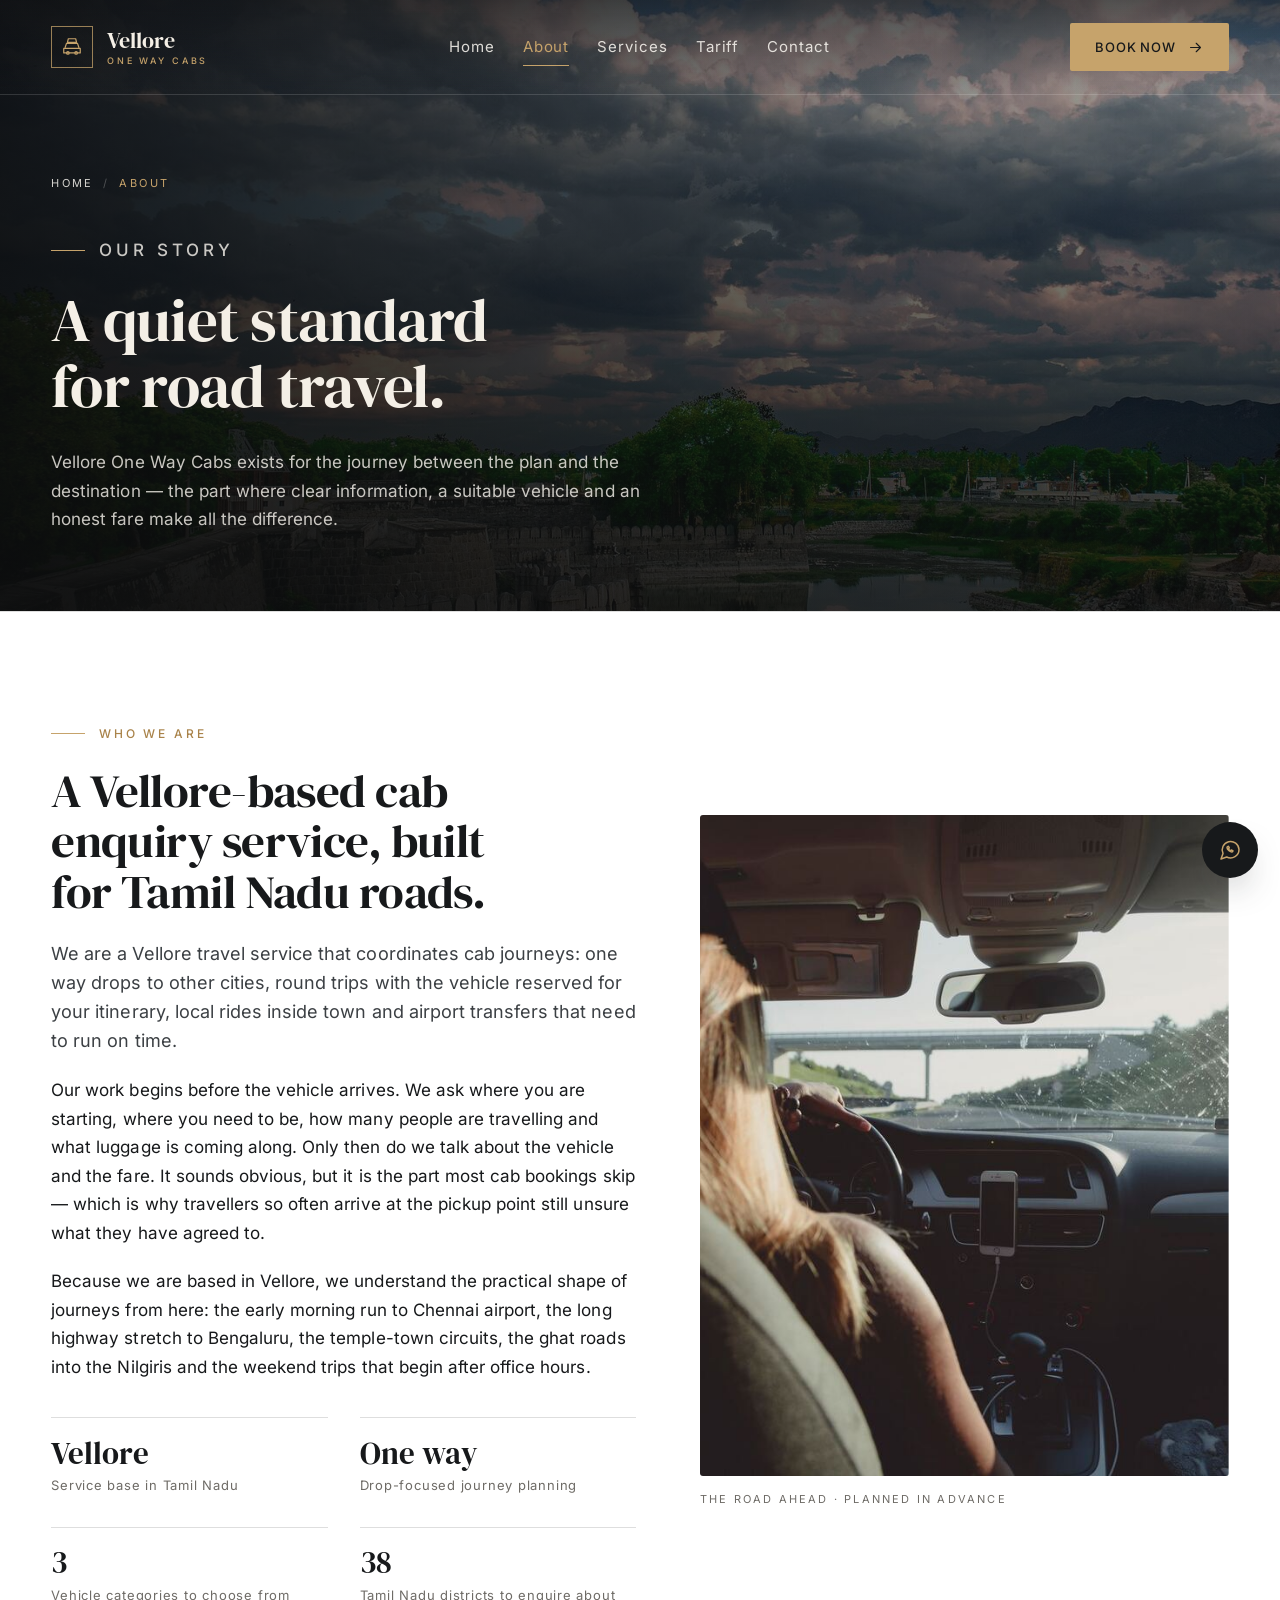
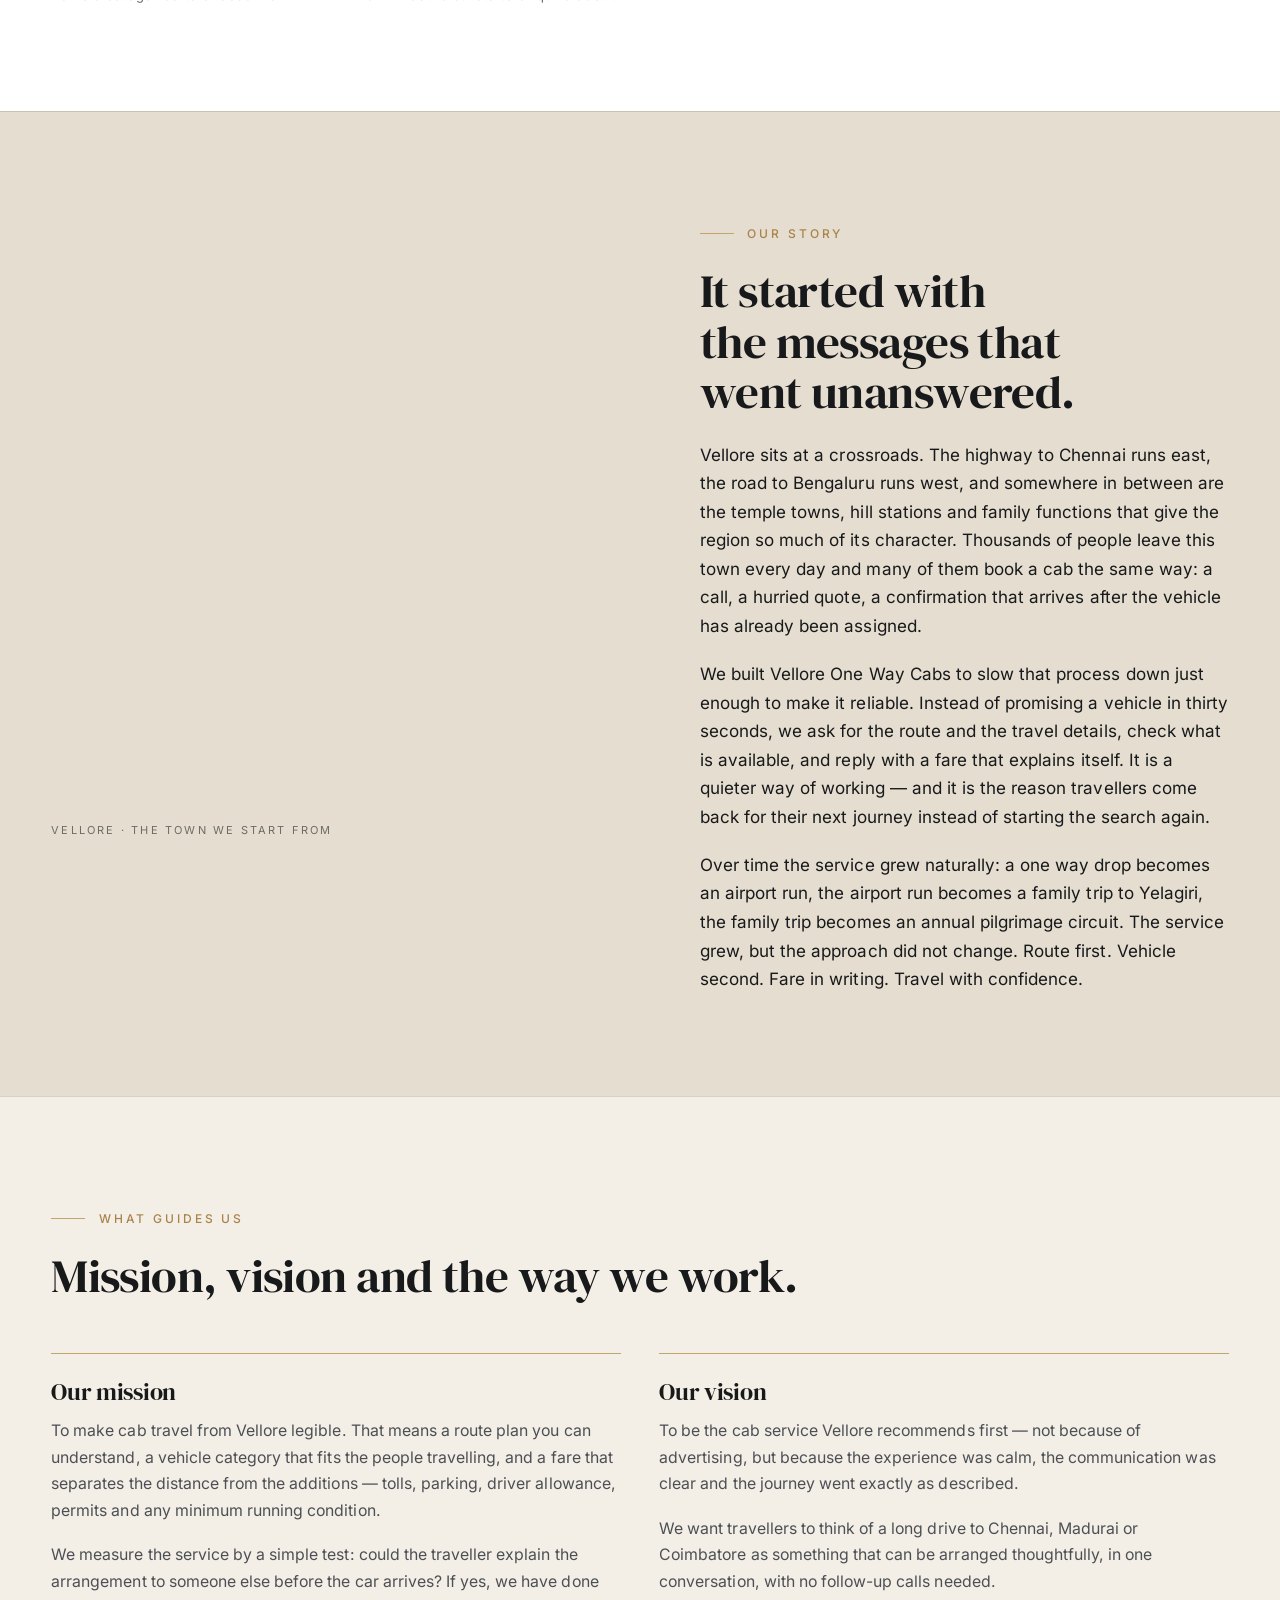
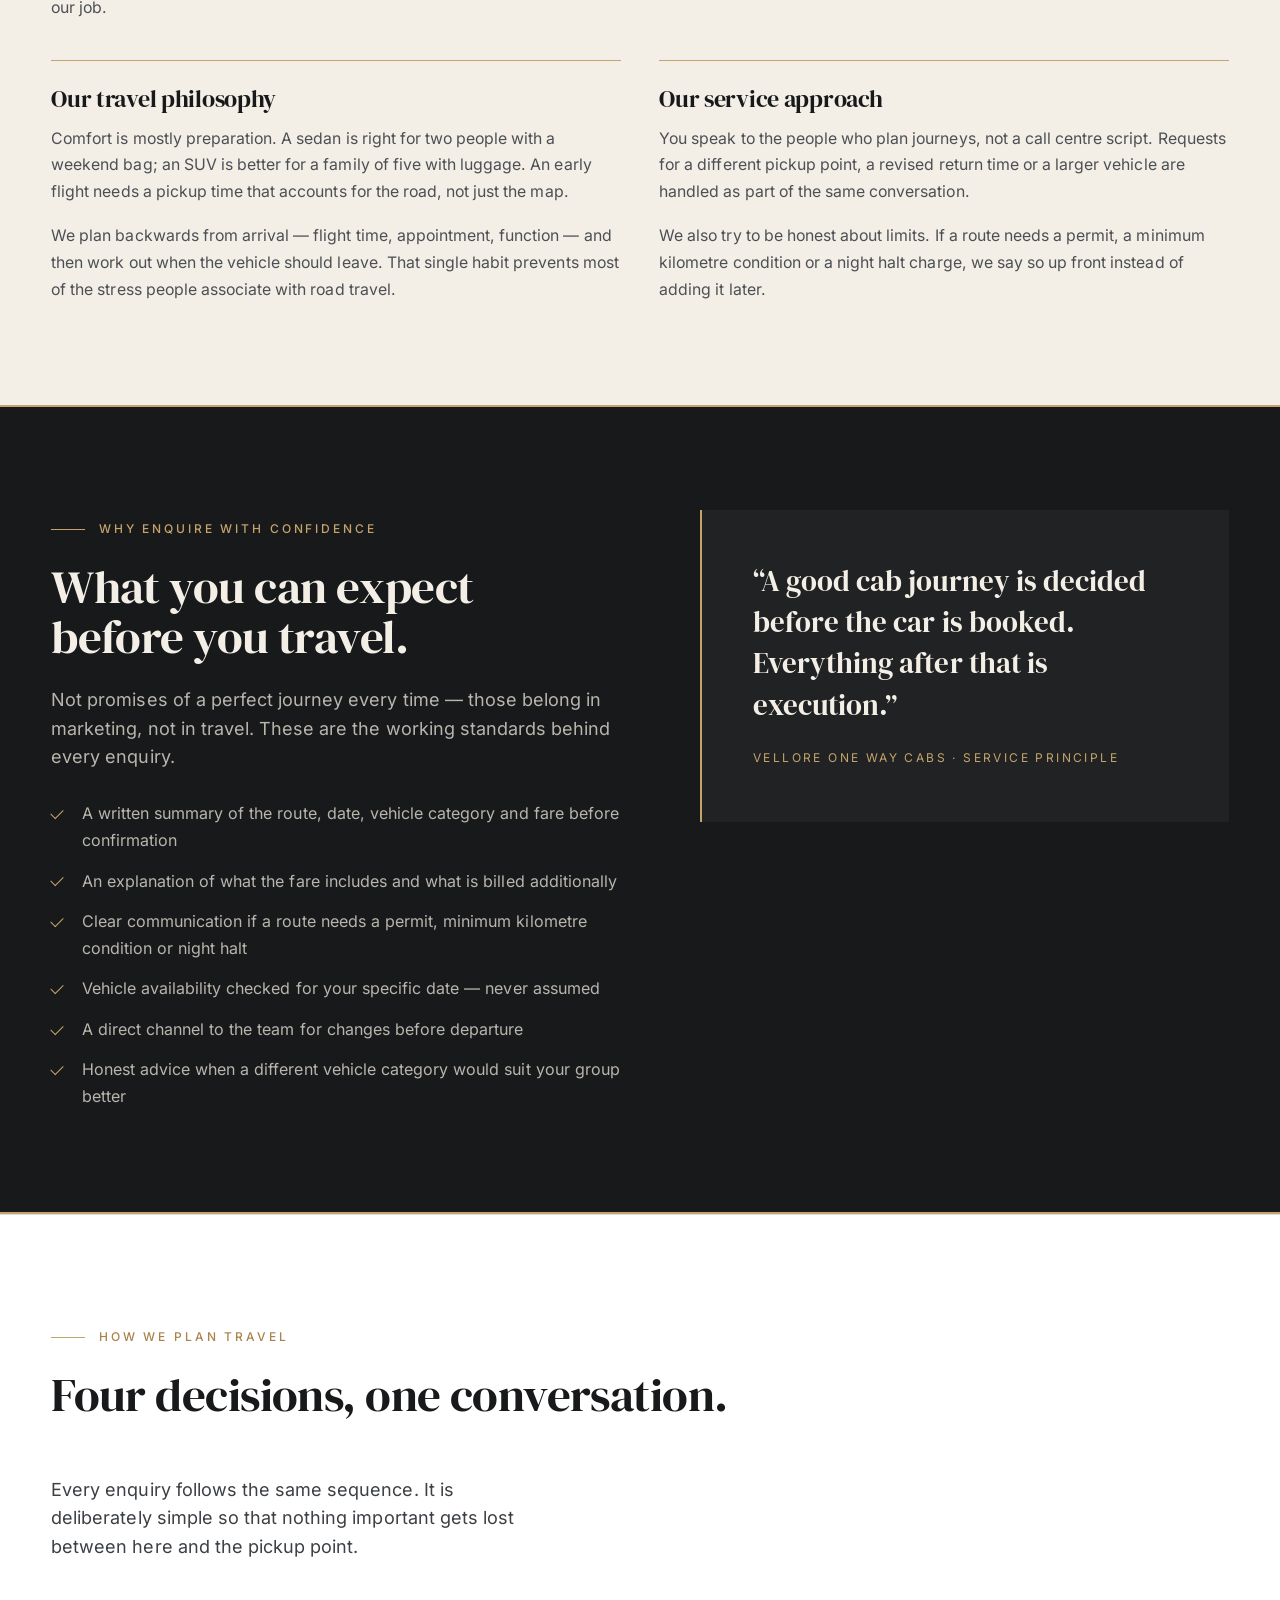
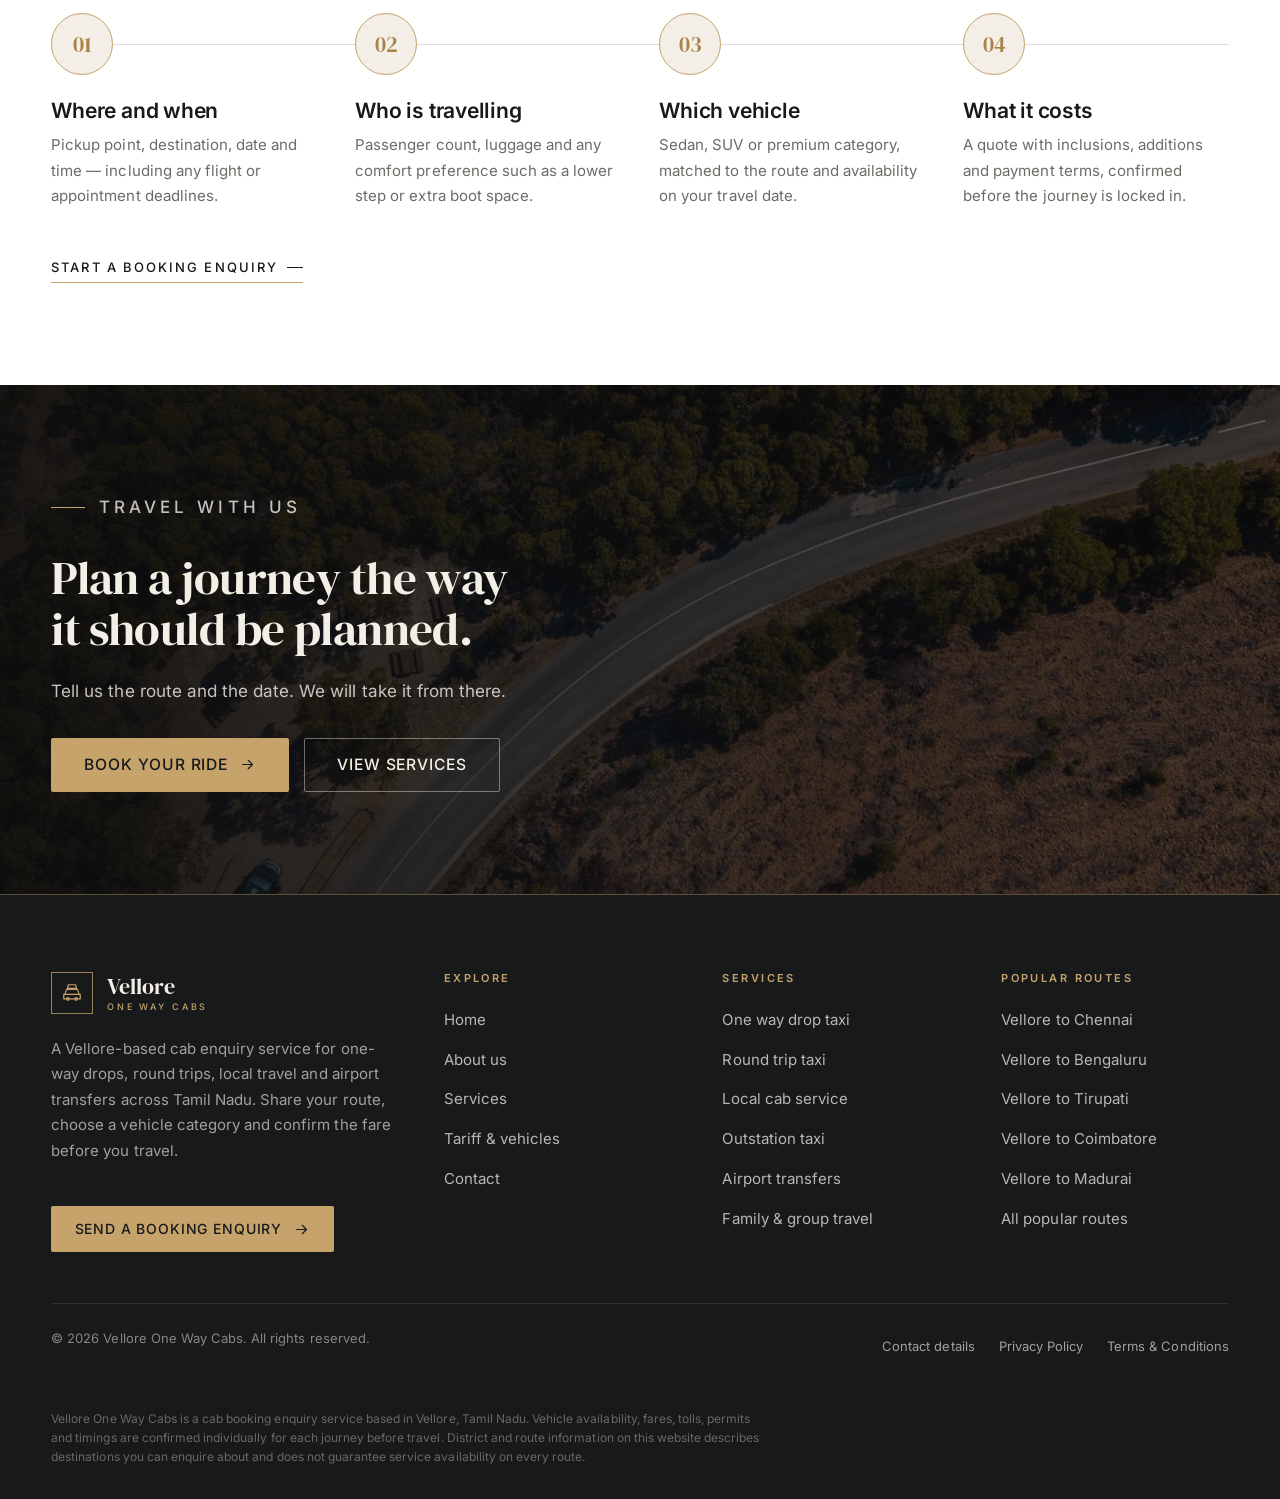
<file: about.html>
<!DOCTYPE html>
<html lang="en-IN">
<head>
<meta charset="utf-8">
<meta name="viewport" content="width=device-width, initial-scale=1, viewport-fit=cover">
<title>About Vellore One Way Cabs | A Vellore Cab Travel Service</title>
<meta name="description" content="Learn how Vellore One Way Cabs plans one way drops, round trips and outstation journeys — our story, mission, travel philosophy and customer-first booking approach in Tamil Nadu.">
<meta name="keywords" content="about Vellore One Way Cabs, Vellore cab service, Vellore taxi company, one way taxi Vellore, Vellore travel service">
<meta name="author" content="Vellore One Way Cabs">
<meta name="robots" content="index, follow, max-image-preview:large, max-snippet:-1, max-video-preview:-1">
<link rel="canonical" href="https://velloreonewaycabs.com/about.html">
<meta name="theme-color" content="#17191B">

<!-- Open Graph -->
<meta property="og:type" content="website">
<meta property="og:site_name" content="Vellore One Way Cabs">
<meta property="og:locale" content="en_IN">
<meta property="og:title" content="About Vellore One Way Cabs — a Vellore travel service">
<meta property="og:description" content="Our story, mission and travel philosophy: one way drops, round trips and outstation journeys planned clearly from Vellore, Tamil Nadu.">
<meta property="og:image" content="https://velloreonewaycabs.com/assets/og/about.jpg">
<meta property="og:image:width" content="1200">
<meta property="og:image:height" content="630">
<meta property="og:image:alt" content="Vellore One Way Cabs — premium cab travel from Vellore, Tamil Nadu">
<meta property="og:url" content="https://velloreonewaycabs.com/about.html">

<!-- Twitter -->
<meta name="twitter:card" content="summary_large_image">
<meta name="twitter:title" content="About Vellore One Way Cabs — a Vellore travel service">
<meta name="twitter:description" content="Our story, mission and travel philosophy: one way drops, round trips and outstation journeys planned clearly from Vellore, Tamil Nadu.">
<meta name="twitter:image" content="https://velloreonewaycabs.com/assets/og/about.jpg">
<meta name="twitter:image:alt" content="Vellore One Way Cabs — premium cab travel from Vellore, Tamil Nadu">

<!-- Icons -->
<link rel="icon" type="image/svg+xml" href="assets/favicon.svg">
<link rel="apple-touch-icon" href="assets/apple-touch-icon.png">

<!-- Fonts (self-hosted) -->
<link rel="preload" href="assets/fonts/DMSerifDisplay-400.woff2" as="font" type="font/woff2" crossorigin>
<link rel="preload" href="assets/fonts/Inter-400.woff2" as="font" type="font/woff2" crossorigin>
<link rel="stylesheet" href="css/style.css">

<script type="application/ld+json">
{
  "@context": "https://schema.org",
  "@graph": [
    {
      "@type": "TaxiService",
      "@id": "https://velloreonewaycabs.com/#business",
      "name": "Vellore One Way Cabs",
      "url": "https://velloreonewaycabs.com/",
      "image": "https://velloreonewaycabs.com/assets/og/about.jpg",
      "description": "Vellore One Way Cabs is a Vellore-based cab booking enquiry service for one way drop taxis, round trips, local rides, outstation journeys and airport transfers across Tamil Nadu.",
      "areaServed": [
        {
          "@type": "City",
          "name": "Vellore"
        },
        {
          "@type": "State",
          "name": "Tamil Nadu"
        },
        {
          "@type": "Country",
          "name": "India"
        }
      ],
      "address": {
        "@type": "PostalAddress",
        "streetAddress": "474/1, Kazhani Kaatu Street, Karugambathur",
        "addressLocality": "Vellore",
        "postalCode": "632013",
        "addressRegion": "Tamil Nadu",
        "addressCountry": "IN"
      },
      "telephone": "+919042209448",
      "knowsLanguage": [
        "en",
        "ta"
      ],
      "sameAs": []
    },
    {
      "@type": "AboutPage",
      "@id": "https://velloreonewaycabs.com/about.html#webpage",
      "url": "https://velloreonewaycabs.com/about.html",
      "name": "About Vellore One Way Cabs | A Vellore Cab Travel Service",
      "description": "Learn how Vellore One Way Cabs plans one way drops, round trips and outstation journeys — our story, mission, travel philosophy and customer-first booking approach in Tamil Nadu.",
      "isPartOf": {
        "@id": "https://velloreonewaycabs.com/#website"
      },
      "about": {
        "@id": "https://velloreonewaycabs.com/#business"
      },
      "inLanguage": "en-IN"
    },
    {
      "@type": "BreadcrumbList",
      "itemListElement": [
        {
          "@type": "ListItem",
          "position": 1,
          "name": "Home",
          "item": "https://velloreonewaycabs.com/index.html"
        },
        {
          "@type": "ListItem",
          "position": 2,
          "name": "About",
          "item": "https://velloreonewaycabs.com/about.html"
        }
      ]
    }
  ]
}
</script>
</head>
<body class="">
<a class="skip-link" href="#main">Skip to content</a>

<header class="site-header" id="siteHeader">
  <div class="container">
    <nav class="nav" aria-label="Primary">
      <a class="brand" href="index.html" aria-label="Vellore One Way Cabs — home">
        <span class="brand__mark" aria-hidden="true"><svg viewBox="0 0 24 24" fill="none" stroke="currentColor" stroke-width="1.4" stroke-linecap="round" stroke-linejoin="round" aria-hidden="true"><path d="M8 3h8l1 4h-10z"/><path d="M4.5 12.5 6 8h12l1.5 4.5"/><path d="M3 13.5h18v5H3z"/><circle cx="7.5" cy="18.5" r="1.4"/><circle cx="16.5" cy="18.5" r="1.4"/></svg></span>
        <span class="brand__text">
          <span class="brand__name">Vellore</span>
          <span class="brand__sub">One Way Cabs</span>
        </span>
      </a>
      <ul class="nav__links">
          <li><a class="nav__link" href="index.html">Home</a></li>
          <li><a class="nav__link is-active" href="about.html" aria-current="page">About</a></li>
          <li><a class="nav__link" href="services.html">Services</a></li>
          <li><a class="nav__link" href="tariff.html">Tariff</a></li>
          <li><a class="nav__link" href="contact.html">Contact</a></li>
      </ul>
      <div class="nav__actions">
        <a class="btn btn--sm nav__cta" href="https://wa.me/919042209448?text=Hello%20Vellore%20One%20Way%20Cabs%2C%20I%20would%20like%20to%20book%20a%20cab" target="_blank" rel="noopener">Book Now <svg viewBox="0 0 24 24" fill="none" stroke="currentColor" stroke-width="1.6" stroke-linecap="round" stroke-linejoin="round" aria-hidden="true"><path d="M5 12h14M13 6l6 6-6 6"/></svg></a>
        <button class="nav__toggle" type="button" aria-label="Open menu" aria-expanded="false" aria-controls="navDrawer">
          <span></span><span></span><span></span>
        </button>
      </div>
    </nav>
  </div>
  <div class="nav__drawer" id="navDrawer" aria-hidden="true">
    <div class="container">
      <div class="nav__drawer-head">
        <p class="nav__drawer-meta">Menu</p>
        <button class="nav__drawer-close" type="button" aria-label="Close menu">
          <svg viewBox="0 0 24 24" fill="none" stroke="currentColor" stroke-width="2" stroke-linecap="round" stroke-linejoin="round" aria-hidden="true"><line x1="18" y1="6" x2="6" y2="18"/><line x1="6" y1="6" x2="18" y2="18"/></svg>
        </button>
      </div>
      <ul>
          <li><a class="nav__drawer-link" href="index.html"><span>01</span>Home</a></li>
          <li><a class="nav__drawer-link is-active" href="about.html"><span>02</span>About</a></li>
          <li><a class="nav__drawer-link" href="services.html"><span>03</span>Services</a></li>
          <li><a class="nav__drawer-link" href="tariff.html"><span>04</span>Tariff</a></li>
          <li><a class="nav__drawer-link" href="contact.html"><span>05</span>Contact</a></li>
      </ul>
      <div class="nav__drawer-foot">
        <a class="btn" href="https://wa.me/919042209448?text=Hello%20Vellore%20One%20Way%20Cabs%2C%20I%20would%20like%20to%20plan%20a%20journey" target="_blank" rel="noopener">Plan your journey <svg viewBox="0 0 24 24" fill="none" stroke="currentColor" stroke-width="1.6" stroke-linecap="round" stroke-linejoin="round" aria-hidden="true"><path d="M5 12h14M13 6l6 6-6 6"/></svg></a>
        <a class="btn btn--ghost" href="contact.html">Contact the team</a>
      </div>
    </div>
  </div>
</header>

<main id="main">
  <section class="page-hero" aria-labelledby="page-title">
    <div class="page-hero__media" aria-hidden="true">
      <img src="assets/images/hero-about.jpg" alt="" width="1600" height="900" fetchpriority="high" decoding="async">
    </div>
    <div class="container page-hero__inner">
      <nav class="breadcrumb" aria-label="Breadcrumb">
        <a href="index.html">Home</a><span class="sep" aria-hidden="true">/</span><span aria-current="page">About</span>
      </nav>
      <p class="eyebrow">Our story</p>
      <h1 id="page-title">A quiet standard for road travel.</h1>
      <p>Vellore One Way Cabs exists for the journey between the plan and the destination — the part
        where clear information, a suitable vehicle and an honest fare make all the difference.</p>
    </div>
  </section>

  <section class="section section--white">
    <div class="container">
      <div class="split split--editorial">
        <div>
          <p class="eyebrow" data-reveal>Who we are</p>
          <h2 data-reveal data-delay="60">A Vellore-based cab enquiry service, built for Tamil Nadu roads.</h2>
          <p class="lede" data-reveal data-delay="120" style="margin-top:1.25rem">We are a Vellore travel service that
            coordinates cab journeys: one way drops to other cities, round trips with the vehicle reserved for your
            itinerary, local rides inside town and airport transfers that need to run on time.</p>
          <p data-reveal data-delay="160" style="margin-top:1rem">Our work begins before the vehicle arrives. We ask where
            you are starting, where you need to be, how many people are travelling and what luggage is coming along. Only
            then do we talk about the vehicle and the fare. It sounds obvious, but it is the part most cab bookings skip —
            which is why travellers so often arrive at the pickup point still unsure what they have agreed to.</p>
          <p data-reveal data-delay="180">Because we are based in Vellore, we understand the practical shape of journeys
            from here: the early morning run to Chennai airport, the long highway stretch to Bengaluru, the temple-town
            circuits, the ghat roads into the Nilgiris and the weekend trips that begin after office hours.</p>
          <ul class="stat-list" data-reveal data-delay="220">
            <li><strong>Vellore</strong><span>Service base in Tamil Nadu</span></li>
            <li><strong>One way</strong><span>Drop-focused journey planning</span></li>
            <li><strong>3</strong><span>Vehicle categories to choose from</span></li>
            <li><strong>38</strong><span>Tamil Nadu districts to enquire about</span></li>
          </ul>
        </div>
        <div class="intro-figure" data-reveal="mask">
          <div class="intro-figure__main">
            <img src="assets/images/about-drive.jpg" alt="Driver with hands on the steering wheel during a long road journey" width="1100" height="760" loading="lazy" decoding="async">
          </div>
          <p class="intro-figure__caption">The road ahead &middot; Planned in advance</p>
        </div>
      </div>
    </div>
  </section>

  <section class="section section--beige">
    <div class="container">
      <div class="split split--editorial">
        <div class="intro-figure" data-reveal="mask">
          <div class="intro-figure__main" style="aspect-ratio:4/3">
            <img src="assets/images/story-fort.jpg" alt="The historic Vellore Fort surrounded by its moat in Tamil Nadu" width="1200" height="900" loading="lazy" decoding="async">
          </div>
          <p class="intro-figure__caption">Vellore &middot; The town we start from</p>
        </div>
        <div>
          <p class="eyebrow" data-reveal>Our story</p>
          <h2 data-reveal data-delay="60">It started with the messages that went unanswered.</h2>
          <p data-reveal data-delay="120" style="margin-top:1.25rem">Vellore sits at a crossroads. The highway to Chennai
            runs east, the road to Bengaluru runs west, and somewhere in between are the temple towns, hill stations and
            family functions that give the region so much of its character. Thousands of people leave this town every day
            and many of them book a cab the same way: a call, a hurried quote, a confirmation that arrives after the
            vehicle has already been assigned.</p>
          <p data-reveal data-delay="160">We built Vellore One Way Cabs to slow that process down just enough to make it
            reliable. Instead of promising a vehicle in thirty seconds, we ask for the route and the travel
            details, check what is available, and reply with a fare that explains itself. It is a quieter way of working — and
            it is the reason travellers come back for their next journey instead of starting the search again.</p>
          <p data-reveal data-delay="180">Over time the service grew naturally: a one way drop becomes an airport run, the
            airport run becomes a family trip to Yelagiri, the family trip becomes an annual pilgrimage circuit. The service
            grew, but the approach did not change. Route first. Vehicle second. Fare in writing. Travel with confidence.</p>
        </div>
      </div>
    </div>
  </section>

  <section class="section section--ivory">
    <div class="container">
      <div class="section-head">
        <p class="eyebrow" data-reveal>What guides us</p>
        <h2 data-reveal data-delay="60">Mission, vision and the way we work.</h2>
      </div>
      <div class="value-grid">
        <article class="value-card" data-reveal>
          <h3>Our mission</h3>
          <p>To make cab travel from Vellore legible. That means a route plan you can understand, a vehicle category
            that fits the people travelling, and a fare that separates the distance from the additions — tolls, parking,
            driver allowance, permits and any minimum running condition.</p>
          <p>We measure the service by a simple test: could the traveller explain the arrangement to someone else before
            the car arrives? If yes, we have done our job.</p>
        </article>
        <article class="value-card" data-reveal data-delay="90">
          <h3>Our vision</h3>
          <p>To be the cab service Vellore recommends first — not because of advertising, but because the experience was
            calm, the communication was clear and the journey went exactly as described.</p>
          <p>We want travellers to think of a long drive to Chennai, Madurai or Coimbatore as something that can be
            arranged thoughtfully, in one conversation, with no follow-up calls needed.</p>
        </article>
        <article class="value-card" data-reveal data-delay="30">
          <h3>Our travel philosophy</h3>
          <p>Comfort is mostly preparation. A sedan is right for two people with a weekend bag; an SUV is better for a
            family of five with luggage. An early flight needs a pickup time that accounts for the road, not just the map.</p>
          <p>We plan backwards from arrival — flight time, appointment, function — and then work out when the vehicle should
            leave. That single habit prevents most of the stress people associate with road travel.</p>
        </article>
        <article class="value-card" data-reveal data-delay="120">
          <h3>Our service approach</h3>
          <p>You speak to the people who plan journeys, not a call centre script. Requests for a different pickup point, a
            revised return time or a larger vehicle are handled as part of the same conversation.</p>
          <p>We also try to be honest about limits. If a route needs a permit, a minimum kilometre condition or a night halt
            charge, we say so up front instead of adding it later.</p>
        </article>
      </div>
    </div>
  </section>

  <section class="section section--ink">
    <div class="container">
      <div class="split split--editorial" style="align-items:start">
        <div>
          <p class="eyebrow" data-reveal>Why enquire with confidence</p>
          <h2 data-reveal data-delay="60">What you can expect before you travel.</h2>
          <p class="lede" data-reveal data-delay="120" style="margin-top:1.25rem">Not promises of a perfect journey every
            time — those belong in marketing, not in travel. These are the working standards behind every enquiry.</p>
          <ul class="check-list" data-reveal data-delay="160">
            <li>A written summary of the route, date, vehicle category and fare before confirmation</li>
            <li>An explanation of what the fare includes and what is billed additionally</li>
            <li>Clear communication if a route needs a permit, minimum kilometre condition or night halt</li>
            <li>Vehicle availability checked for your specific date — never assumed</li>
            <li>A direct channel to the team for changes before departure</li>
            <li>Honest advice when a different vehicle category would suit your group better</li>
          </ul>
        </div>
        <blockquote class="editorial-quote" data-reveal data-delay="120" style="background:rgba(255,255,255,0.04)">
          <p>“A good cab journey is decided before the car is booked. Everything after that is execution.”</p>
          <cite>Vellore One Way Cabs &middot; Service principle</cite>
        </blockquote>
      </div>
    </div>
  </section>

  <section class="section section--white">
    <div class="container">
      <div class="section-head section-head--split">
        <div>
          <p class="eyebrow" data-reveal>How we plan travel</p>
          <h2 data-reveal data-delay="60">Four decisions, one conversation.</h2>
        </div>
        <p class="lede" data-reveal data-delay="120" style="max-width:44ch">Every enquiry follows the same sequence. It is
          deliberately simple so that nothing important gets lost between here and the pickup point.</p>
      </div>
      <div class="process">
        <article class="step" data-reveal><div class="step__num">01</div><h3>Where and when</h3><p>Pickup point, destination, date and time — including any flight or appointment deadlines.</p></article>
        <article class="step" data-reveal data-delay="100"><div class="step__num">02</div><h3>Who is travelling</h3><p>Passenger count, luggage and any comfort preference such as a lower step or extra boot space.</p></article>
        <article class="step" data-reveal data-delay="200"><div class="step__num">03</div><h3>Which vehicle</h3><p>Sedan, SUV or premium category, matched to the route and availability on your travel date.</p></article>
        <article class="step" data-reveal data-delay="300"><div class="step__num">04</div><h3>What it costs</h3><p>A quote with inclusions, additions and payment terms, confirmed before the journey is locked in.</p></article>
      </div>
      <p style="margin-top:2.75rem" data-reveal><a class="link-arrow" href="https://wa.me/919042209448?text=Hello%20Vellore%20One%20Way%20Cabs%2C%20I%20would%20like%20to%20start%20a%20booking%20enquiry" target="_blank" rel="noopener">Start a booking enquiry</a></p>
    </div>
  </section>

  <section class="cta-band" aria-labelledby="about-cta">
    <div class="cta-band__media" aria-hidden="true">
      <img src="assets/images/story-road.jpg" alt="" width="1200" height="800" loading="lazy" decoding="async">
    </div>
    <div class="container">
      <div class="cta-band__inner">
        <p class="eyebrow" data-reveal>Travel with us</p>
        <h2 id="about-cta" data-reveal data-delay="60">Plan a journey the way it should be planned.</h2>
        <p data-reveal data-delay="120">Tell us the route and the date. We will take it from there.</p>
        <div class="hero__actions" data-reveal data-delay="160">
          <a class="btn" href="https://wa.me/919042209448?text=Hello%20Vellore%20One%20Way%20Cabs%2C%20I%20would%20like%20to%20book%20a%20cab%20ride" target="_blank" rel="noopener">Book your ride <svg viewBox="0 0 24 24" fill="none" stroke="currentColor" stroke-width="1.6" stroke-linecap="round" stroke-linejoin="round" aria-hidden="true"><path d="M5 12h14M13 6l6 6-6 6"/></svg></a>
          <a class="btn btn--ghost" href="services.html">View services</a>
        </div>
      </div>
    </div>
  </section>
</main>

<footer class="site-footer">
  <div class="container">
    <div class="footer-top">
      <div class="footer-brand">
        <a class="brand" href="index.html" aria-label="Vellore One Way Cabs — home">
          <span class="brand__mark" aria-hidden="true"><svg viewBox="0 0 24 24" fill="none" stroke="currentColor" stroke-width="1.4" stroke-linecap="round" stroke-linejoin="round" aria-hidden="true"><path d="M8 3h8l1 4h-10z"/><path d="M4.5 12.5 6 8h12l1.5 4.5"/><path d="M3 13.5h18v5H3z"/><circle cx="7.5" cy="18.5" r="1.4"/><circle cx="16.5" cy="18.5" r="1.4"/></svg></span>
          <span class="brand__text">
            <span class="brand__name">Vellore</span>
            <span class="brand__sub">One Way Cabs</span>
          </span>
        </a>
        <p>A Vellore-based cab enquiry service for one-way drops, round trips, local travel and airport transfers across Tamil Nadu. Share your route, choose a vehicle category and confirm the fare before you travel.</p>
        <a class="btn btn--sm" href="https://wa.me/919042209448?text=Hello%20Vellore%20One%20Way%20Cabs%2C%20I%20would%20like%20to%20send%20a%20booking%20enquiry" target="_blank" rel="noopener">Send a booking enquiry <svg viewBox="0 0 24 24" fill="none" stroke="currentColor" stroke-width="1.6" stroke-linecap="round" stroke-linejoin="round" aria-hidden="true"><path d="M5 12h14M13 6l6 6-6 6"/></svg></a>
      </div>
      <div class="footer-col">
        <h3>Explore</h3>
        <ul>
          <li><a href="index.html">Home</a></li>
          <li><a href="about.html">About us</a></li>
          <li><a href="services.html">Services</a></li>
          <li><a href="tariff.html">Tariff &amp; vehicles</a></li>
          <li><a href="contact.html">Contact</a></li>
        </ul>
      </div>
      <div class="footer-col">
        <h3>Services</h3>
        <ul>
          <li><a href="services.html#one-way">One way drop taxi</a></li>
          <li><a href="services.html#round-trip">Round trip taxi</a></li>
          <li><a href="services.html#local">Local cab service</a></li>
          <li><a href="services.html#outstation">Outstation taxi</a></li>
          <li><a href="services.html#airport">Airport transfers</a></li>
          <li><a href="services.html#family">Family &amp; group travel</a></li>
        </ul>
      </div>
      <div class="footer-col">
        <h3>Popular routes</h3>
        <ul>
          <li><a href="index.html#routes">Vellore to Chennai</a></li>
          <li><a href="index.html#routes">Vellore to Bengaluru</a></li>
          <li><a href="index.html#routes">Vellore to Tirupati</a></li>
          <li><a href="index.html#routes">Vellore to Coimbatore</a></li>
          <li><a href="index.html#routes">Vellore to Madurai</a></li>
          <li><a href="index.html#routes">All popular routes</a></li>
        </ul>
      </div>
    </div>
    <div class="footer-bottom">
      <p>&copy; <span data-year>2026</span> Vellore One Way Cabs. All rights reserved.</p>
      <ul>
        <li><a href="contact.html#contact-details">Contact details</a></li>
        <li><a href="privacy.html">Privacy Policy</a></li>
        <li><a href="terms.html">Terms &amp; Conditions</a></li>
      </ul>
    </div>
    <p class="footer-legal">Vellore One Way Cabs is a cab booking enquiry service based in Vellore, Tamil Nadu. Vehicle availability, fares, tolls, permits and timings are confirmed individually for each journey before travel. District and route information on this website describes destinations you can enquire about and does not guarantee service availability on every route.</p>
  </div>
</footer>
<a class="float-call" href="https://wa.me/919042209448?text=Hello%20Vellore%20One%20Way%20Cabs%2C%20I%20would%20like%20to%20book%20a%20cab" target="_blank" rel="noopener" aria-label="Plan a journey on WhatsApp">
  <svg viewBox="0 0 24 24" fill="none" stroke="currentColor" stroke-width="1.5" stroke-linecap="round" stroke-linejoin="round" aria-hidden="true"><path d="M21 11.5a8.4 8.4 0 0 1-12.3 7.5L3 21l2-5.6A8.4 8.4 0 1 1 21 11.5z"/><path d="M9 9.5c0 .8 1 2.4 2 3.2s2.2 1.3 2.9 1.3c.5 0 1-.6 1.1-1.1l-1.6-.9-1 .8c-.7-.3-1.6-1.3-1.9-2l.8-1-.8-1.5c-.6.1-1.5.4-1.5 1.2z"/></svg><span>Plan a journey</span>
</a>
<script src="js/script.js" defer></script>
</body>
</html>
</file>
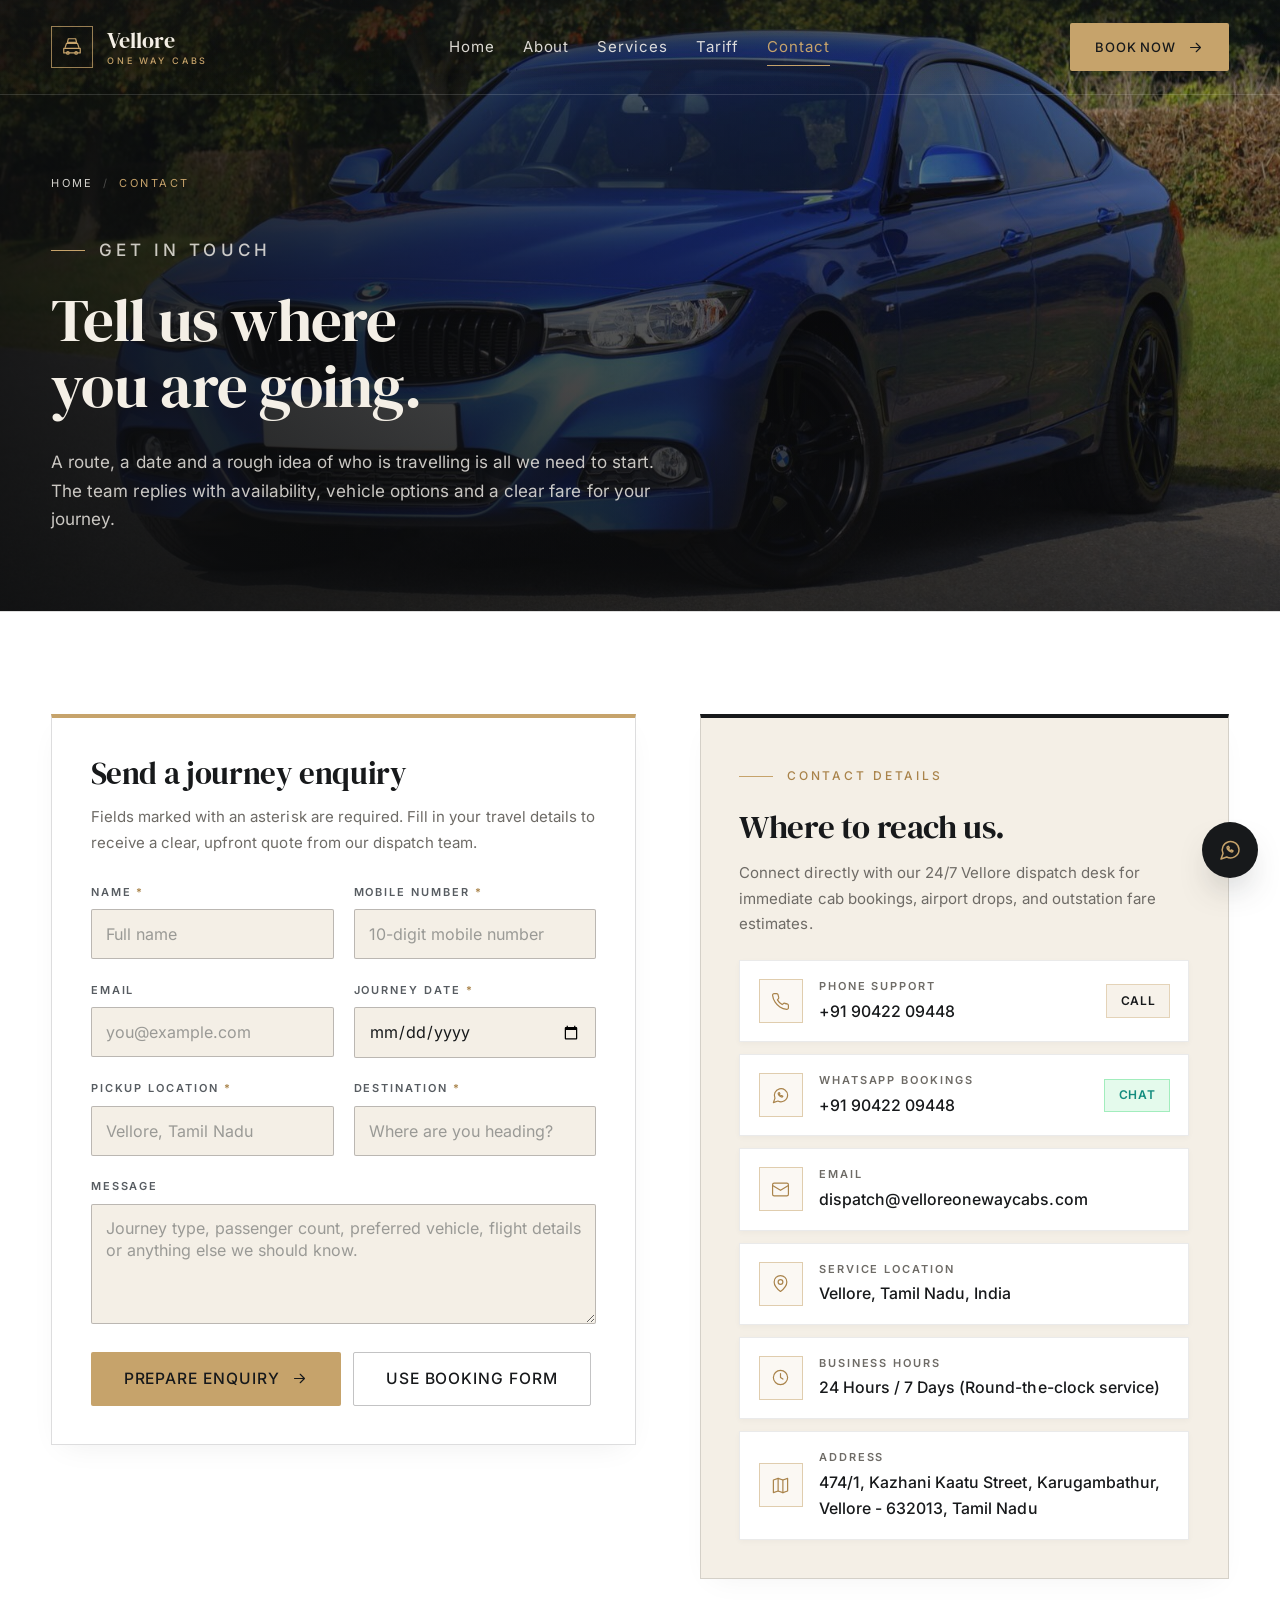
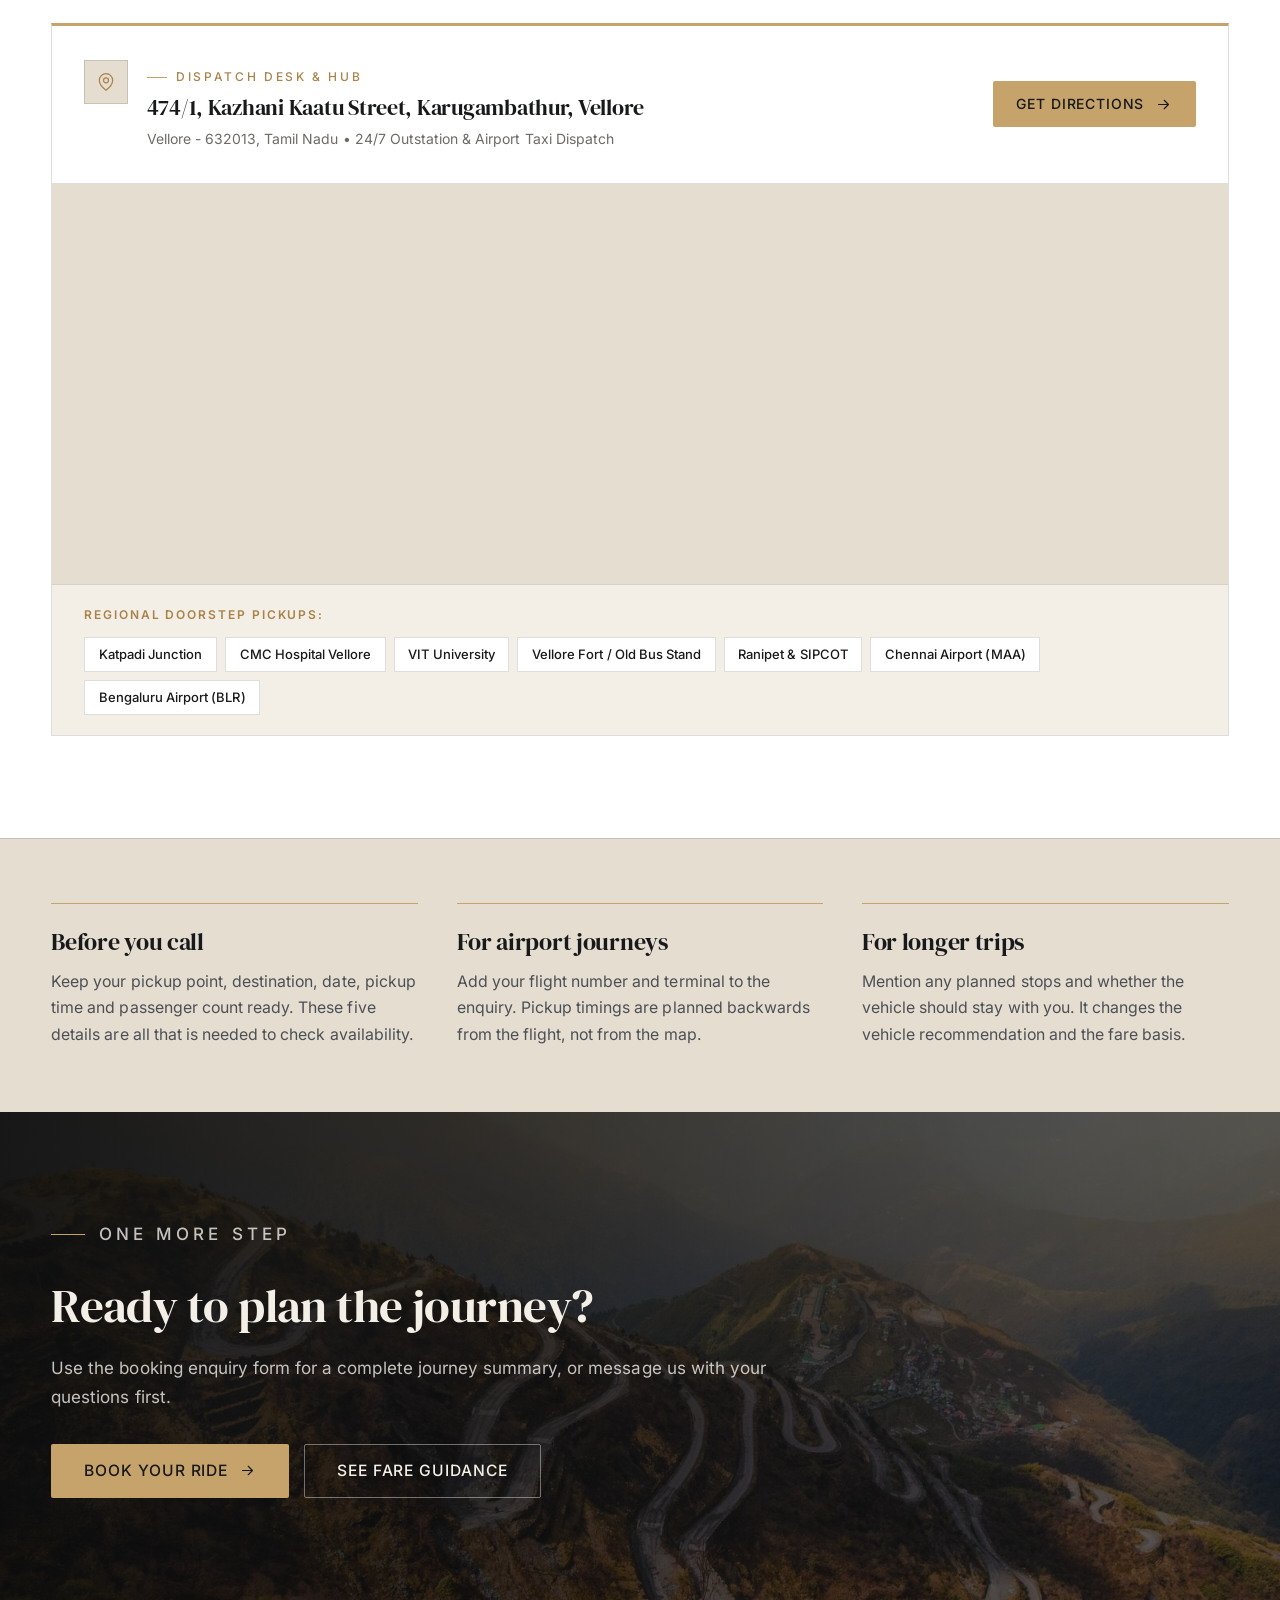
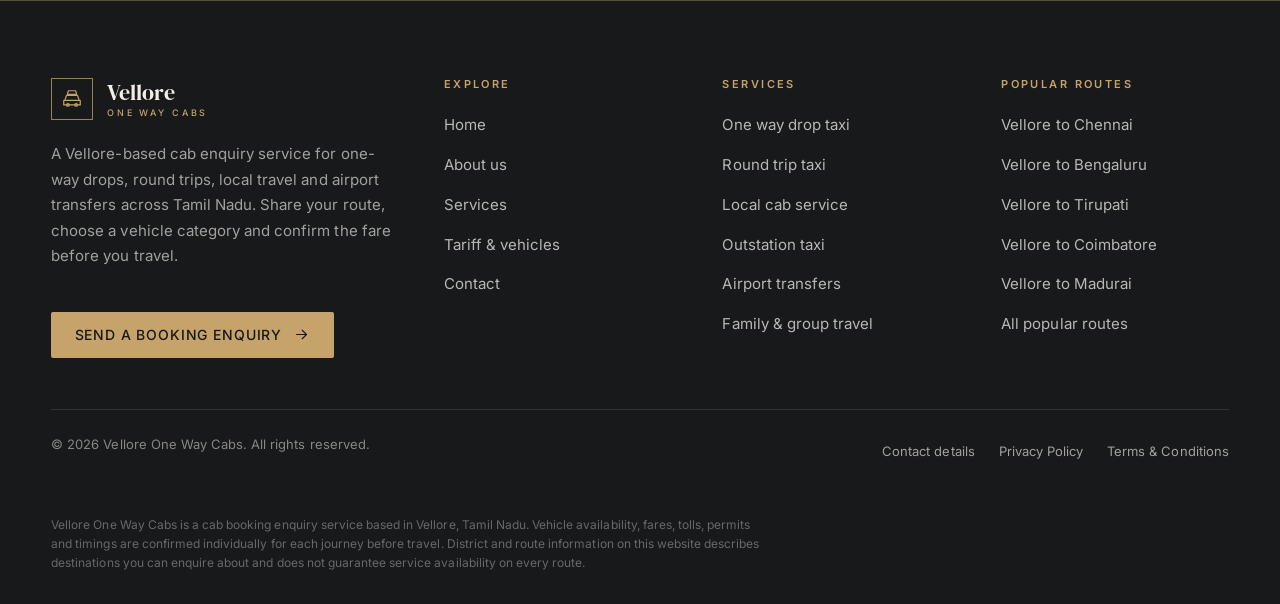
<file: contact.html>
<!DOCTYPE html>
<html lang="en-IN">
<head>
<meta charset="utf-8">
<meta name="viewport" content="width=device-width, initial-scale=1, viewport-fit=cover">
<title>Contact Vellore One Way Cabs | Book a Cab from Vellore</title>
<meta name="description" content="Contact Vellore One Way Cabs to plan a one way drop, round trip, local ride or airport transfer. Send an enquiry with your route and travel date. Contact details are being finalised.">
<meta name="keywords" content="contact Vellore One Way Cabs, Vellore cab booking contact, book cab Vellore, Vellore taxi enquiry">
<meta name="author" content="Vellore One Way Cabs">
<meta name="robots" content="index, follow, max-image-preview:large, max-snippet:-1, max-video-preview:-1">
<link rel="canonical" href="https://velloreonewaycabs.com/contact.html">
<meta name="theme-color" content="#17191B">

<!-- Open Graph -->
<meta property="og:type" content="website">
<meta property="og:site_name" content="Vellore One Way Cabs">
<meta property="og:locale" content="en_IN">
<meta property="og:title" content="Contact Vellore One Way Cabs — plan your journey">
<meta property="og:description" content="Send a journey enquiry with your route, date and vehicle preference. Contact channels are published as soon as they are confirmed.">
<meta property="og:image" content="https://velloreonewaycabs.com/assets/og/contact.jpg">
<meta property="og:image:width" content="1200">
<meta property="og:image:height" content="630">
<meta property="og:image:alt" content="Vellore One Way Cabs — premium cab travel from Vellore, Tamil Nadu">
<meta property="og:url" content="https://velloreonewaycabs.com/contact.html">

<!-- Twitter -->
<meta name="twitter:card" content="summary_large_image">
<meta name="twitter:title" content="Contact Vellore One Way Cabs — plan your journey">
<meta name="twitter:description" content="Send a journey enquiry with your route, date and vehicle preference. Contact channels are published as soon as they are confirmed.">
<meta name="twitter:image" content="https://velloreonewaycabs.com/assets/og/contact.jpg">
<meta name="twitter:image:alt" content="Vellore One Way Cabs — premium cab travel from Vellore, Tamil Nadu">

<!-- Icons -->
<link rel="icon" type="image/svg+xml" href="assets/favicon.svg">
<link rel="apple-touch-icon" href="assets/apple-touch-icon.png">

<!-- Fonts (self-hosted) -->
<link rel="preload" href="assets/fonts/DMSerifDisplay-400.woff2" as="font" type="font/woff2" crossorigin>
<link rel="preload" href="assets/fonts/Inter-400.woff2" as="font" type="font/woff2" crossorigin>
<link rel="stylesheet" href="css/style.css">

<script type="application/ld+json">
{
  "@context": "https://schema.org",
  "@graph": [
    {
      "@type": "TaxiService",
      "@id": "https://velloreonewaycabs.com/#business",
      "name": "Vellore One Way Cabs",
      "url": "https://velloreonewaycabs.com/",
      "image": "https://velloreonewaycabs.com/assets/og/contact.jpg",
      "description": "Vellore One Way Cabs is a Vellore-based cab booking enquiry service for one way drop taxis, round trips, local rides, outstation journeys and airport transfers across Tamil Nadu.",
      "areaServed": [
        {
          "@type": "City",
          "name": "Vellore"
        },
        {
          "@type": "State",
          "name": "Tamil Nadu"
        },
        {
          "@type": "Country",
          "name": "India"
        }
      ],
      "address": {
        "@type": "PostalAddress",
        "streetAddress": "474/1, Kazhani Kaatu Street, Karugambathur",
        "addressLocality": "Vellore",
        "postalCode": "632013",
        "addressRegion": "Tamil Nadu",
        "addressCountry": "IN"
      },
      "telephone": "+919042209448",
      "knowsLanguage": [
        "en",
        "ta"
      ],
      "sameAs": []
    },
    {
      "@type": "ContactPage",
      "@id": "https://velloreonewaycabs.com/contact.html#webpage",
      "url": "https://velloreonewaycabs.com/contact.html",
      "name": "Contact Vellore One Way Cabs | Book a Cab from Vellore",
      "description": "Contact Vellore One Way Cabs to plan a one way drop, round trip, local ride or airport transfer. Send an enquiry with your route and travel date for instant booking.",
      "isPartOf": {
        "@id": "https://velloreonewaycabs.com/#website"
      },
      "about": {
        "@id": "https://velloreonewaycabs.com/#business"
      },
      "inLanguage": "en-IN"
    },
    {
      "@type": "BreadcrumbList",
      "itemListElement": [
        {
          "@type": "ListItem",
          "position": 1,
          "name": "Home",
          "item": "https://velloreonewaycabs.com/index.html"
        },
        {
          "@type": "ListItem",
          "position": 2,
          "name": "Contact",
          "item": "https://velloreonewaycabs.com/contact.html"
        }
      ]
    }
  ]
}
</script>
</head>
<body class="">
<a class="skip-link" href="#main">Skip to content</a>

<header class="site-header" id="siteHeader">
  <div class="container">
    <nav class="nav" aria-label="Primary">
      <a class="brand" href="index.html" aria-label="Vellore One Way Cabs — home">
        <span class="brand__mark" aria-hidden="true"><svg viewBox="0 0 24 24" fill="none" stroke="currentColor" stroke-width="1.4" stroke-linecap="round" stroke-linejoin="round" aria-hidden="true"><path d="M8 3h8l1 4h-10z"/><path d="M4.5 12.5 6 8h12l1.5 4.5"/><path d="M3 13.5h18v5H3z"/><circle cx="7.5" cy="18.5" r="1.4"/><circle cx="16.5" cy="18.5" r="1.4"/></svg></span>
        <span class="brand__text">
          <span class="brand__name">Vellore</span>
          <span class="brand__sub">One Way Cabs</span>
        </span>
      </a>
      <ul class="nav__links">
          <li><a class="nav__link" href="index.html">Home</a></li>
          <li><a class="nav__link" href="about.html">About</a></li>
          <li><a class="nav__link" href="services.html">Services</a></li>
          <li><a class="nav__link" href="tariff.html">Tariff</a></li>
          <li><a class="nav__link is-active" href="contact.html" aria-current="page">Contact</a></li>
      </ul>
      <div class="nav__actions">
        <a class="btn btn--sm nav__cta" href="https://wa.me/919042209448?text=Hello%20Vellore%20One%20Way%20Cabs%2C%20I%20would%20like%20to%20book%20a%20cab" target="_blank" rel="noopener">Book Now <svg viewBox="0 0 24 24" fill="none" stroke="currentColor" stroke-width="1.6" stroke-linecap="round" stroke-linejoin="round" aria-hidden="true"><path d="M5 12h14M13 6l6 6-6 6"/></svg></a>
        <button class="nav__toggle" type="button" aria-label="Open menu" aria-expanded="false" aria-controls="navDrawer">
          <span></span><span></span><span></span>
        </button>
      </div>
    </nav>
  </div>
  <div class="nav__drawer" id="navDrawer" aria-hidden="true">
    <div class="container">
      <div class="nav__drawer-head">
        <p class="nav__drawer-meta">Menu</p>
        <button class="nav__drawer-close" type="button" aria-label="Close menu">
          <svg viewBox="0 0 24 24" fill="none" stroke="currentColor" stroke-width="2" stroke-linecap="round" stroke-linejoin="round" aria-hidden="true"><line x1="18" y1="6" x2="6" y2="18"/><line x1="6" y1="6" x2="18" y2="18"/></svg>
        </button>
      </div>
      <ul>
          <li><a class="nav__drawer-link" href="index.html"><span>01</span>Home</a></li>
          <li><a class="nav__drawer-link" href="about.html"><span>02</span>About</a></li>
          <li><a class="nav__drawer-link" href="services.html"><span>03</span>Services</a></li>
          <li><a class="nav__drawer-link" href="tariff.html"><span>04</span>Tariff</a></li>
          <li><a class="nav__drawer-link is-active" href="contact.html"><span>05</span>Contact</a></li>
      </ul>
      <div class="nav__drawer-foot">
        <a class="btn" href="https://wa.me/919042209448?text=Hello%20Vellore%20One%20Way%20Cabs%2C%20I%20would%20like%20to%20plan%20a%20journey" target="_blank" rel="noopener">Plan your journey <svg viewBox="0 0 24 24" fill="none" stroke="currentColor" stroke-width="1.6" stroke-linecap="round" stroke-linejoin="round" aria-hidden="true"><path d="M5 12h14M13 6l6 6-6 6"/></svg></a>
        <a class="btn btn--ghost" href="contact.html">Contact the team</a>
      </div>
    </div>
  </div>
</header>

<main id="main">
  <section class="page-hero" aria-labelledby="page-title">
    <div class="page-hero__media" aria-hidden="true">
      <img src="assets/images/hero-contact.jpg" alt="" width="1600" height="900" fetchpriority="high" decoding="async">
    </div>
    <div class="container page-hero__inner">
      <nav class="breadcrumb" aria-label="Breadcrumb">
        <a href="index.html">Home</a><span class="sep" aria-hidden="true">/</span><span aria-current="page">Contact</span>
      </nav>
      <p class="eyebrow">Get in touch</p>
      <h1 id="page-title">Tell us where you are going.</h1>
      <p>A route, a date and a rough idea of who is travelling is all we need to start. The team replies with
        availability, vehicle options and a clear fare for your journey.</p>
    </div>
  </section>

  <section class="section section--white">
    <div class="container">
      <div class="contact-layout">
        <div class="contact-form-card" data-reveal>
          <h2>Send a journey enquiry</h2>
          <p class="muted" style="font-size:0.9375rem">Fields marked with an asterisk are required. Fill in your travel details to receive a clear, upfront quote from our dispatch team.</p>
          <form id="contactForm" novalidate style="margin-top:1.75rem">
            <div class="form-grid" style="grid-template-columns:1fr 1fr">
              <div class="field">
                <label for="cname">Name <span class="req" aria-hidden="true">*</span></label>
                <input id="cname" name="cname" type="text" placeholder="Full name" autocomplete="name" required
                       data-required-message="Please enter your name.">
                <span class="field__error" role="alert"></span>
              </div>
              <div class="field">
                <label for="cmobile">Mobile number <span class="req" aria-hidden="true">*</span></label>
                <input id="cmobile" name="cmobile" type="tel" inputmode="numeric" placeholder="10-digit mobile number"
                       autocomplete="tel" required data-validate="mobile"
                       data-required-message="Please enter your mobile number.">
                <span class="field__error" role="alert"></span>
              </div>
              <div class="field">
                <label for="cemail">Email</label>
                <input id="cemail" name="cemail" type="email" placeholder="you@example.com" autocomplete="email" data-validate="email">
                <span class="field__error" role="alert"></span>
              </div>
              <div class="field">
                <label for="cdate">Journey date <span class="req" aria-hidden="true">*</span></label>
                <input id="cdate" name="cdate" type="date" required data-validate="past-date"
                       data-required-message="Please choose your journey date.">
                <span class="field__error" role="alert"></span>
              </div>
              <div class="field">
                <label for="cpickup">Pickup location <span class="req" aria-hidden="true">*</span></label>
                <input id="cpickup" name="cpickup" type="text" placeholder="Vellore, Tamil Nadu" required
                       data-required-message="Please enter your pickup location.">
                <span class="field__error" role="alert"></span>
              </div>
              <div class="field">
                <label for="cdestination">Destination <span class="req" aria-hidden="true">*</span></label>
                <input id="cdestination" name="cdestination" type="text" placeholder="Where are you heading?" required
                       data-required-message="Please enter your destination.">
                <span class="field__error" role="alert"></span>
              </div>
              <div class="field field--full">
                <label for="cmessage">Message</label>
                <textarea id="cmessage" name="cmessage" rows="4" placeholder="Journey type, passenger count, preferred vehicle, flight details or anything else we should know."></textarea>
                <span class="field__error" role="alert"></span>
              </div>
            </div>
            <div style="margin-top:1.75rem;display:flex;flex-wrap:wrap;gap:0.75rem">
              <button class="btn" type="submit">Prepare enquiry <svg viewBox="0 0 24 24" fill="none" stroke="currentColor" stroke-width="1.6" stroke-linecap="round" stroke-linejoin="round" aria-hidden="true"><path d="M5 12h14M13 6l6 6-6 6"/></svg></button>
              <a class="btn btn--outline" href="index.html#booking">Use booking form</a>
            </div>
            <div class="form-status" id="contactStatus" role="status" aria-live="polite"></div>
          </form>
        </div>

        <div id="contact-details" class="contact-details-card" data-reveal>
          <p class="eyebrow">Contact Details</p>
          <h2 style="font-size:clamp(1.75rem,2.6vw,2.25rem)">Where to reach us.</h2>
          <p class="muted" style="font-size:0.9375rem">Connect directly with our 24/7 Vellore dispatch desk for immediate cab bookings, airport drops, and outstation fare estimates.</p>
          <ul class="contact-list" style="margin-top:1.5rem">
            <li class="contact-list__item">
              <span class="contact-list__icon" aria-hidden="true"><svg viewBox="0 0 24 24" fill="none" stroke="currentColor" stroke-width="1.4" stroke-linecap="round" stroke-linejoin="round" aria-hidden="true"><path d="M22 16.9v3a2 2 0 0 1-2.2 2 19.8 19.8 0 0 1-8.6-3.1 19.5 19.5 0 0 1-6-6A19.8 19.8 0 0 1 2 4.2 2 2 0 0 1 4 2h3a2 2 0 0 1 2 1.7c.1 1 .4 1.9.7 2.8a2 2 0 0 1-.5 2.1L8.1 9.9a16 16 0 0 0 6 6l1.3-1.1a2 2 0 0 1 2.1-.5c.9.3 1.8.6 2.8.7a2 2 0 0 1 1.7 2z"/></svg></span>
              <div class="contact-list__content">
                <p class="contact-label">Phone Support</p>
                <p class="contact-value"><a href="tel:+919042209448">+91 90422 09448</a></p>
              </div>
              <a class="contact-pill-btn" href="tel:+919042209448">Call</a>
            </li>
            <li class="contact-list__item">
              <span class="contact-list__icon" aria-hidden="true"><svg viewBox="0 0 24 24" fill="none" stroke="currentColor" stroke-width="1.5" stroke-linecap="round" stroke-linejoin="round" aria-hidden="true"><path d="M21 11.5a8.4 8.4 0 0 1-12.3 7.5L3 21l2-5.6A8.4 8.4 0 1 1 21 11.5z"/><path d="M9 9.5c0 .8 1 2.4 2 3.2s2.2 1.3 2.9 1.3c.5 0 1-.6 1.1-1.1l-1.6-.9-1 .8c-.7-.3-1.6-1.3-1.9-2l.8-1-.8-1.5c-.6.1-1.5.4-1.5 1.2z"/></svg></span>
              <div class="contact-list__content">
                <p class="contact-label">WhatsApp Bookings</p>
                <p class="contact-value"><a href="https://wa.me/919042209448" target="_blank" rel="noopener">+91 90422 09448</a></p>
              </div>
              <a class="contact-pill-btn contact-pill-btn--wa" href="https://wa.me/919042209448" target="_blank" rel="noopener">Chat</a>
            </li>
            <li class="contact-list__item">
              <span class="contact-list__icon" aria-hidden="true"><svg viewBox="0 0 24 24" fill="none" stroke="currentColor" stroke-width="1.4" stroke-linecap="round" stroke-linejoin="round" aria-hidden="true"><rect x="2" y="4" width="20" height="16" rx="2"/><path d="m22 7-10 6L2 7"/></svg></span>
              <div class="contact-list__content">
                <p class="contact-label">Email</p>
                <p class="contact-value"><a href="mailto:dispatch@velloreonewaycabs.com">dispatch@velloreonewaycabs.com</a></p>
              </div>
            </li>
            <li class="contact-list__item">
              <span class="contact-list__icon" aria-hidden="true"><svg viewBox="0 0 24 24" fill="none" stroke="currentColor" stroke-width="1.4" stroke-linecap="round" stroke-linejoin="round" aria-hidden="true"><path d="M20 10c0 6-8 12-8 12s-8-6-8-12a8 8 0 0 1 16 0z"/><circle cx="12" cy="10" r="3"/></svg></span>
              <div class="contact-list__content">
                <p class="contact-label">Service location</p>
                <p class="contact-value">Vellore, Tamil Nadu, India</p>
              </div>
            </li>
            <li class="contact-list__item">
              <span class="contact-list__icon" aria-hidden="true"><svg viewBox="0 0 24 24" fill="none" stroke="currentColor" stroke-width="1.4" stroke-linecap="round" stroke-linejoin="round" aria-hidden="true"><circle cx="12" cy="12" r="9"/><path d="M12 7v5l3 2"/></svg></span>
              <div class="contact-list__content">
                <p class="contact-label">Business hours</p>
                <p class="contact-value">24 Hours / 7 Days (Round-the-clock service)</p>
              </div>
            </li>
            <li class="contact-list__item">
              <span class="contact-list__icon" aria-hidden="true"><svg viewBox="0 0 24 24" fill="none" stroke="currentColor" stroke-width="1.4" stroke-linecap="round" stroke-linejoin="round" aria-hidden="true"><path d="m9 3 6 2 6-2v16l-6 2-6-2-6 2V5l6-2z"/><path d="M9 3v16M15 5v16"/></svg></span>
              <div class="contact-list__content">
                <p class="contact-label">Address</p>
                <p class="contact-value">474/1, Kazhani Kaatu Street, Karugambathur, Vellore - 632013, Tamil Nadu</p>
              </div>
            </li>
          </ul>
        </div>
      </div>

      <div class="map-card-wrapper" style="margin-top:2.75rem">
        <div class="map-card-header">
          <div class="map-card-title">
            <span class="map-card-icon" aria-hidden="true">
              <svg viewBox="0 0 24 24" fill="none" stroke="currentColor" stroke-width="1.6" stroke-linecap="round" stroke-linejoin="round" aria-hidden="true"><path d="M20 10c0 6-8 12-8 12s-8-6-8-12a8 8 0 0 1 16 0z"/><circle cx="12" cy="10" r="3"/></svg>
            </span>
            <div>
              <span class="map-card-eyebrow">Dispatch Desk &amp; Hub</span>
              <h3 class="map-card-heading">474/1, Kazhani Kaatu Street, Karugambathur, Vellore</h3>
              <p class="map-card-sub">Vellore - 632013, Tamil Nadu &bull; 24/7 Outstation &amp; Airport Taxi Dispatch</p>
            </div>
          </div>
          <a class="btn btn--sm" href="https://maps.google.com/?q=474%2F1%2C+kazhani+kaatu+street%2C+karugambathur%2C+Vellore+632013" target="_blank" rel="noopener">
            Get Directions <svg viewBox="0 0 24 24" fill="none" stroke="currentColor" stroke-width="1.6" stroke-linecap="round" stroke-linejoin="round" aria-hidden="true"><path d="M5 12h14M13 6l6 6-6 6"/></svg>
          </a>
        </div>
        
        <div class="map-frame-container">
          <iframe
            src="https://maps.google.com/maps?q=474%2F1%2C+kazhani+kaatu+street%2C+karugambathur%2C+Vellore+632013&amp;t=&amp;z=15&amp;ie=UTF8&amp;iwloc=&amp;output=embed"
            width="100%"
            height="400"
            style="border:0;"
            allowfullscreen=""
            loading="lazy"
            referrerpolicy="no-referrer-when-downgrade"
            title="Google Map location of Vellore One Way Cabs in Karugambathur, Vellore">
          </iframe>
        </div>

        <div class="map-coverage-bar">
          <span class="map-coverage-label">Regional Doorstep Pickups:</span>
          <div class="map-coverage-tags">
            <span>Katpadi Junction</span>
            <span>CMC Hospital Vellore</span>
            <span>VIT University</span>
            <span>Vellore Fort / Old Bus Stand</span>
            <span>Ranipet &amp; SIPCOT</span>
            <span>Chennai Airport (MAA)</span>
            <span>Bengaluru Airport (BLR)</span>
          </div>
        </div>
      </div>
    </div>
  </section>

  <section class="section section--beige section--tight">
    <div class="container">
      <div class="grid grid--3">
        <article class="value-card" data-reveal><h3>Before you call</h3><p>Keep your pickup point, destination, date, pickup time and passenger count ready. These five details are all that is needed to check availability.</p></article>
        <article class="value-card" data-reveal data-delay="80"><h3>For airport journeys</h3><p>Add your flight number and terminal to the enquiry. Pickup timings are planned backwards from the flight, not from the map.</p></article>
        <article class="value-card" data-reveal data-delay="160"><h3>For longer trips</h3><p>Mention any planned stops and whether the vehicle should stay with you. It changes the vehicle recommendation and the fare basis.</p></article>
      </div>
    </div>
  </section>

  <section class="cta-band" aria-labelledby="contact-cta">
    <div class="cta-band__media" aria-hidden="true">
      <img src="assets/images/cta-home.jpg" alt="" width="1600" height="800" loading="lazy" decoding="async">
    </div>
    <div class="container">
      <div class="cta-band__inner">
        <p class="eyebrow" data-reveal>One more step</p>
        <h2 id="contact-cta" data-reveal data-delay="60">Ready to plan the journey?</h2>
        <p data-reveal data-delay="120">Use the booking enquiry form for a complete journey summary, or message us with your questions first.</p>
        <div class="hero__actions" data-reveal data-delay="160">
          <a class="btn" href="https://wa.me/919042209448?text=Hello%20Vellore%20One%20Way%20Cabs%2C%20I%20would%20like%20to%20book%20a%20cab%20ride" target="_blank" rel="noopener">Book your ride <svg viewBox="0 0 24 24" fill="none" stroke="currentColor" stroke-width="1.6" stroke-linecap="round" stroke-linejoin="round" aria-hidden="true"><path d="M5 12h14M13 6l6 6-6 6"/></svg></a>
          <a class="btn btn--ghost" href="tariff.html">See fare guidance</a>
        </div>
      </div>
    </div>
  </section>
</main>

<footer class="site-footer">
  <div class="container">
    <div class="footer-top">
      <div class="footer-brand">
        <a class="brand" href="index.html" aria-label="Vellore One Way Cabs — home">
          <span class="brand__mark" aria-hidden="true"><svg viewBox="0 0 24 24" fill="none" stroke="currentColor" stroke-width="1.4" stroke-linecap="round" stroke-linejoin="round" aria-hidden="true"><path d="M8 3h8l1 4h-10z"/><path d="M4.5 12.5 6 8h12l1.5 4.5"/><path d="M3 13.5h18v5H3z"/><circle cx="7.5" cy="18.5" r="1.4"/><circle cx="16.5" cy="18.5" r="1.4"/></svg></span>
          <span class="brand__text">
            <span class="brand__name">Vellore</span>
            <span class="brand__sub">One Way Cabs</span>
          </span>
        </a>
        <p>A Vellore-based cab enquiry service for one-way drops, round trips, local travel and airport transfers across Tamil Nadu. Share your route, choose a vehicle category and confirm the fare before you travel.</p>
        <a class="btn btn--sm" href="https://wa.me/919042209448?text=Hello%20Vellore%20One%20Way%20Cabs%2C%20I%20would%20like%20to%20send%20a%20booking%20enquiry" target="_blank" rel="noopener">Send a booking enquiry <svg viewBox="0 0 24 24" fill="none" stroke="currentColor" stroke-width="1.6" stroke-linecap="round" stroke-linejoin="round" aria-hidden="true"><path d="M5 12h14M13 6l6 6-6 6"/></svg></a>
      </div>
      <div class="footer-col">
        <h3>Explore</h3>
        <ul>
          <li><a href="index.html">Home</a></li>
          <li><a href="about.html">About us</a></li>
          <li><a href="services.html">Services</a></li>
          <li><a href="tariff.html">Tariff &amp; vehicles</a></li>
          <li><a href="contact.html">Contact</a></li>
        </ul>
      </div>
      <div class="footer-col">
        <h3>Services</h3>
        <ul>
          <li><a href="services.html#one-way">One way drop taxi</a></li>
          <li><a href="services.html#round-trip">Round trip taxi</a></li>
          <li><a href="services.html#local">Local cab service</a></li>
          <li><a href="services.html#outstation">Outstation taxi</a></li>
          <li><a href="services.html#airport">Airport transfers</a></li>
          <li><a href="services.html#family">Family &amp; group travel</a></li>
        </ul>
      </div>
      <div class="footer-col">
        <h3>Popular routes</h3>
        <ul>
          <li><a href="index.html#routes">Vellore to Chennai</a></li>
          <li><a href="index.html#routes">Vellore to Bengaluru</a></li>
          <li><a href="index.html#routes">Vellore to Tirupati</a></li>
          <li><a href="index.html#routes">Vellore to Coimbatore</a></li>
          <li><a href="index.html#routes">Vellore to Madurai</a></li>
          <li><a href="index.html#routes">All popular routes</a></li>
        </ul>
      </div>
    </div>
    <div class="footer-bottom">
      <p>&copy; <span data-year>2026</span> Vellore One Way Cabs. All rights reserved.</p>
      <ul>
        <li><a href="contact.html#contact-details">Contact details</a></li>
        <li><a href="privacy.html">Privacy Policy</a></li>
        <li><a href="terms.html">Terms &amp; Conditions</a></li>
      </ul>
    </div>
    <p class="footer-legal">Vellore One Way Cabs is a cab booking enquiry service based in Vellore, Tamil Nadu. Vehicle availability, fares, tolls, permits and timings are confirmed individually for each journey before travel. District and route information on this website describes destinations you can enquire about and does not guarantee service availability on every route.</p>
  </div>
</footer>
<a class="float-call" href="https://wa.me/919042209448?text=Hello%20Vellore%20One%20Way%20Cabs%2C%20I%20would%20like%20to%20book%20a%20cab" target="_blank" rel="noopener" aria-label="Plan a journey on WhatsApp">
  <svg viewBox="0 0 24 24" fill="none" stroke="currentColor" stroke-width="1.5" stroke-linecap="round" stroke-linejoin="round" aria-hidden="true"><path d="M21 11.5a8.4 8.4 0 0 1-12.3 7.5L3 21l2-5.6A8.4 8.4 0 1 1 21 11.5z"/><path d="M9 9.5c0 .8 1 2.4 2 3.2s2.2 1.3 2.9 1.3c.5 0 1-.6 1.1-1.1l-1.6-.9-1 .8c-.7-.3-1.6-1.3-1.9-2l.8-1-.8-1.5c-.6.1-1.5.4-1.5 1.2z"/></svg><span>Plan a journey</span>
</a>
<script src="js/script.js" defer></script>
</body>
</html>
</file>
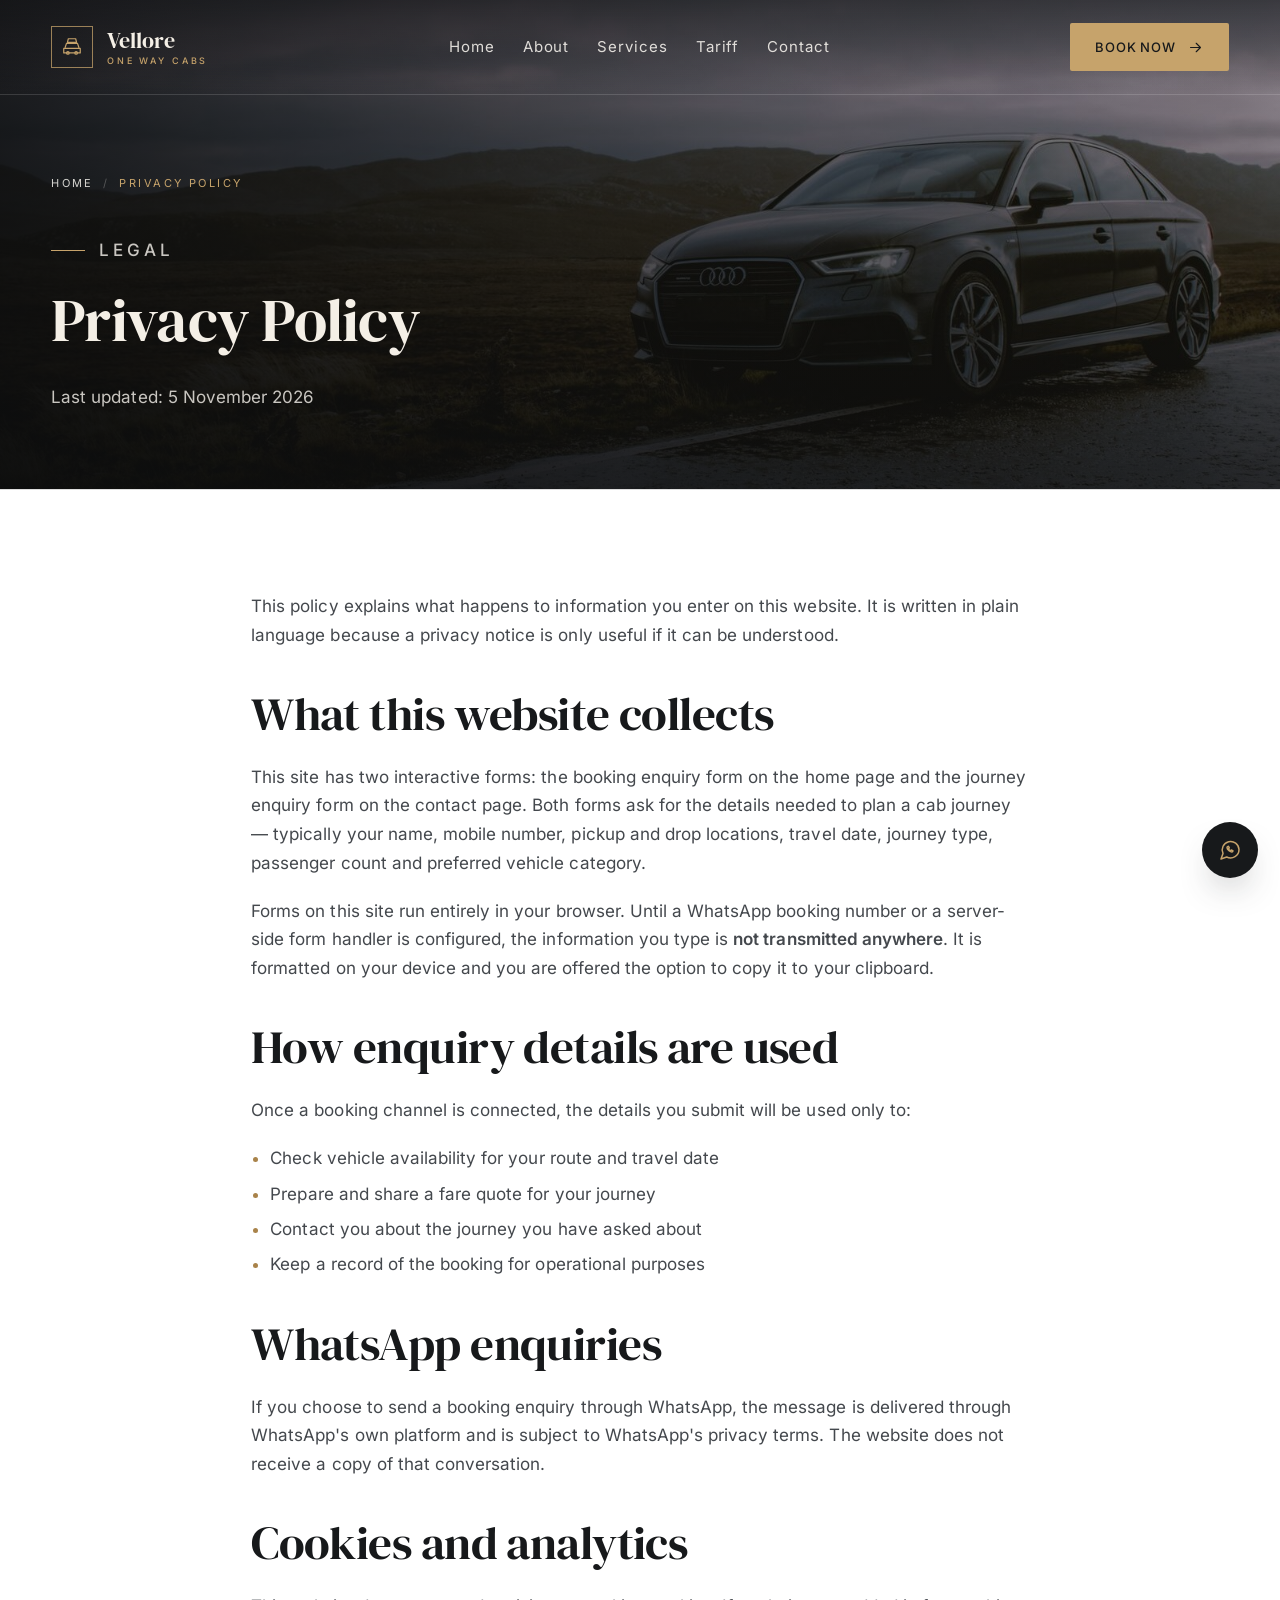
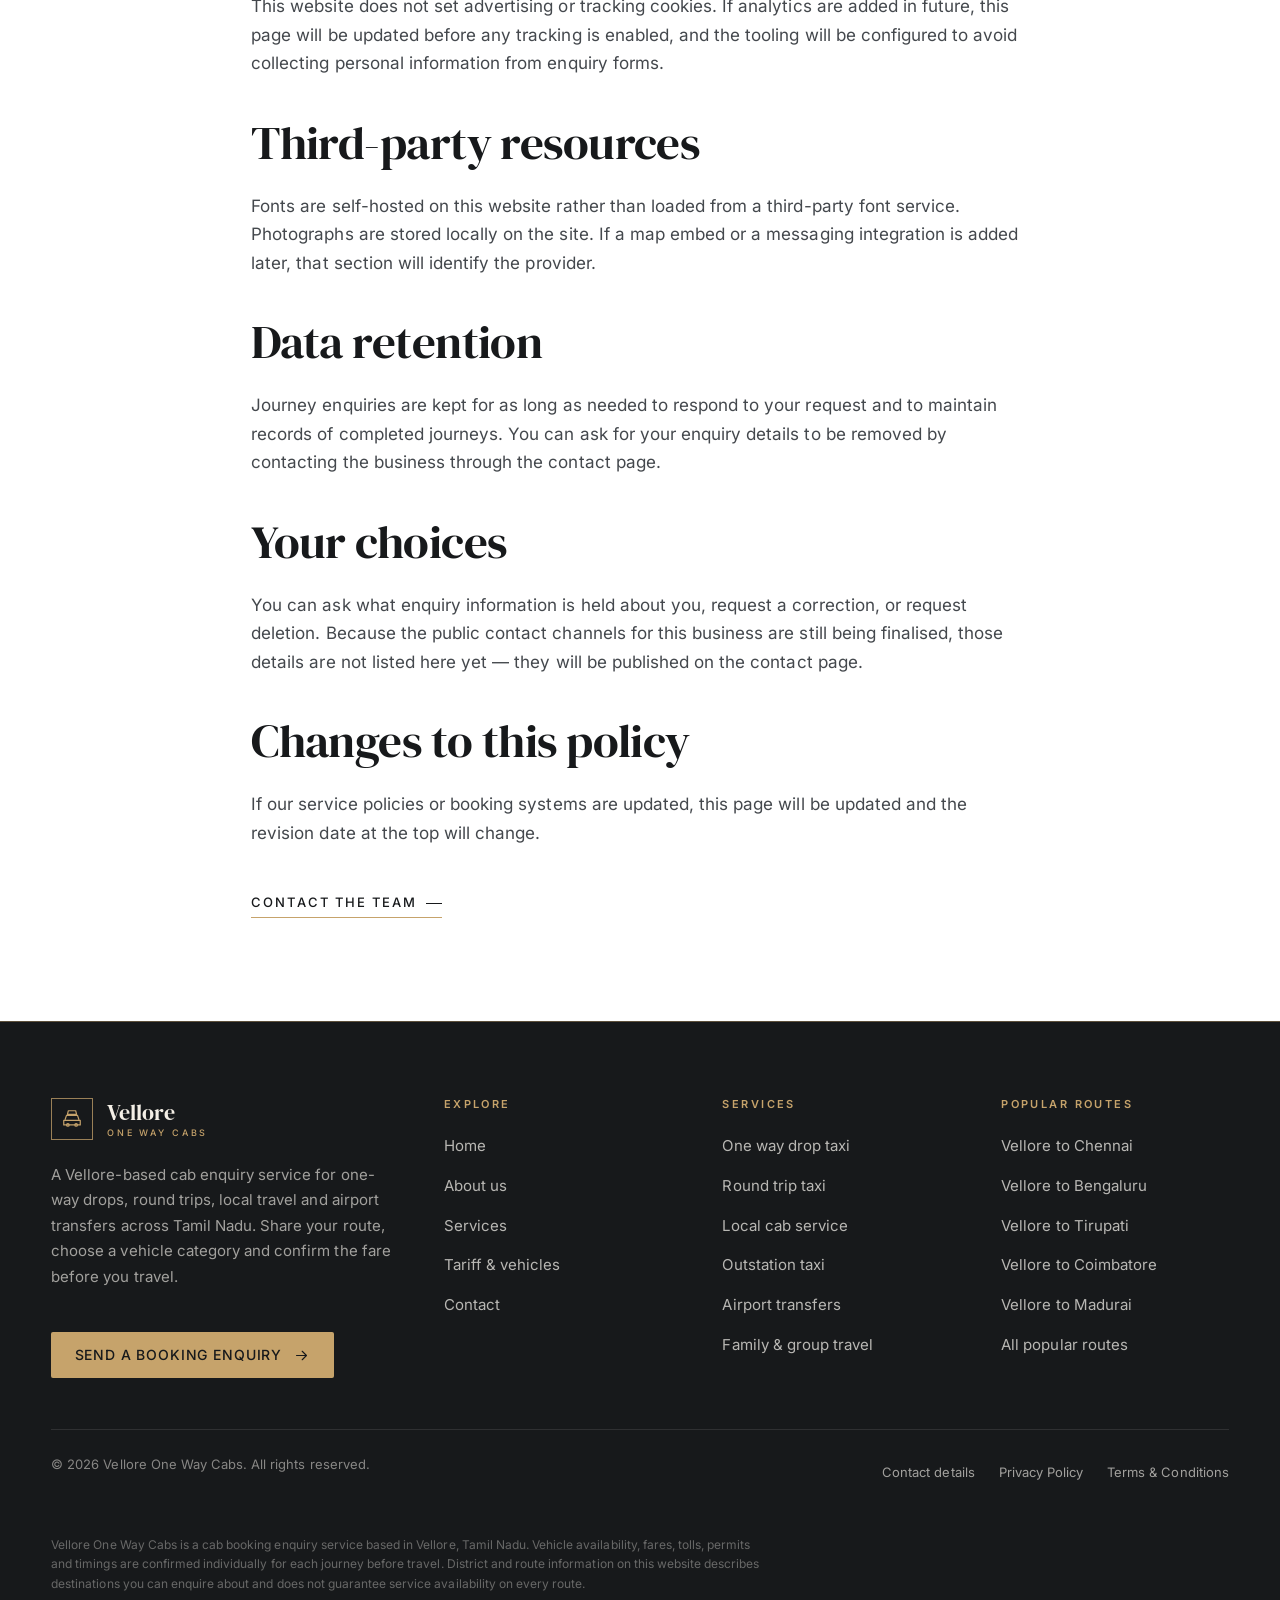
<file: privacy.html>
<!DOCTYPE html>
<html lang="en-IN">
<head>
<meta charset="utf-8">
<meta name="viewport" content="width=device-width, initial-scale=1, viewport-fit=cover">
<title>Privacy Policy | Vellore One Way Cabs</title>
<meta name="description" content="How Vellore One Way Cabs handles enquiry information submitted through this website, including what is collected, how it is used and the choices available to you.">
<meta name="keywords" content="Vellore One Way Cabs privacy policy, cab booking data, enquiry information">
<meta name="author" content="Vellore One Way Cabs">
<meta name="robots" content="index, follow, max-image-preview:large, max-snippet:-1, max-video-preview:-1">
<link rel="canonical" href="https://velloreonewaycabs.com/privacy.html">
<meta name="theme-color" content="#17191B">

<!-- Open Graph -->
<meta property="og:type" content="website">
<meta property="og:site_name" content="Vellore One Way Cabs">
<meta property="og:locale" content="en_IN">
<meta property="og:title" content="Privacy Policy — Vellore One Way Cabs">
<meta property="og:description" content="What information is collected through this website, how it is used and your choices.">
<meta property="og:image" content="https://velloreonewaycabs.com/assets/og/legal.jpg">
<meta property="og:image:width" content="1200">
<meta property="og:image:height" content="630">
<meta property="og:image:alt" content="Vellore One Way Cabs — premium cab travel from Vellore, Tamil Nadu">
<meta property="og:url" content="https://velloreonewaycabs.com/privacy.html">

<!-- Twitter -->
<meta name="twitter:card" content="summary_large_image">
<meta name="twitter:title" content="Privacy Policy — Vellore One Way Cabs">
<meta name="twitter:description" content="What information is collected through this website, how it is used and your choices.">
<meta name="twitter:image" content="https://velloreonewaycabs.com/assets/og/legal.jpg">
<meta name="twitter:image:alt" content="Vellore One Way Cabs — premium cab travel from Vellore, Tamil Nadu">

<!-- Icons -->
<link rel="icon" type="image/svg+xml" href="assets/favicon.svg">
<link rel="apple-touch-icon" href="assets/apple-touch-icon.png">

<!-- Fonts (self-hosted) -->
<link rel="preload" href="assets/fonts/DMSerifDisplay-400.woff2" as="font" type="font/woff2" crossorigin>
<link rel="preload" href="assets/fonts/Inter-400.woff2" as="font" type="font/woff2" crossorigin>
<link rel="stylesheet" href="css/style.css">

<script type="application/ld+json">
{
  "@context": "https://schema.org",
  "@graph": [
    {
      "@type": "TaxiService",
      "@id": "https://velloreonewaycabs.com/#business",
      "name": "Vellore One Way Cabs",
      "url": "https://velloreonewaycabs.com/",
      "image": "https://velloreonewaycabs.com/assets/og/legal.jpg",
      "description": "Vellore One Way Cabs is a Vellore-based cab booking enquiry service for one way drop taxis, round trips, local rides, outstation journeys and airport transfers across Tamil Nadu.",
      "areaServed": [
        {
          "@type": "City",
          "name": "Vellore"
        },
        {
          "@type": "State",
          "name": "Tamil Nadu"
        },
        {
          "@type": "Country",
          "name": "India"
        }
      ],
      "address": {
        "@type": "PostalAddress",
        "streetAddress": "474/1, Kazhani Kaatu Street, Karugambathur",
        "addressLocality": "Vellore",
        "postalCode": "632013",
        "addressRegion": "Tamil Nadu",
        "addressCountry": "IN"
      },
      "telephone": "+919042209448",
      "knowsLanguage": [
        "en",
        "ta"
      ],
      "sameAs": []
    },
    {
      "@type": "WebPage",
      "@id": "https://velloreonewaycabs.com/privacy.html#webpage",
      "url": "https://velloreonewaycabs.com/privacy.html",
      "name": "Privacy Policy | Vellore One Way Cabs",
      "description": "How Vellore One Way Cabs handles enquiry information submitted through this website, including what is collected, how it is used and the choices available to you.",
      "isPartOf": {
        "@id": "https://velloreonewaycabs.com/#website"
      },
      "inLanguage": "en-IN"
    },
    {
      "@type": "BreadcrumbList",
      "itemListElement": [
        {
          "@type": "ListItem",
          "position": 1,
          "name": "Home",
          "item": "https://velloreonewaycabs.com/index.html"
        },
        {
          "@type": "ListItem",
          "position": 2,
          "name": "Privacy Policy",
          "item": "https://velloreonewaycabs.com/privacy.html"
        }
      ]
    }
  ]
}
</script>
</head>
<body class="">
<a class="skip-link" href="#main">Skip to content</a>

<header class="site-header" id="siteHeader">
  <div class="container">
    <nav class="nav" aria-label="Primary">
      <a class="brand" href="index.html" aria-label="Vellore One Way Cabs — home">
        <span class="brand__mark" aria-hidden="true"><svg viewBox="0 0 24 24" fill="none" stroke="currentColor" stroke-width="1.4" stroke-linecap="round" stroke-linejoin="round" aria-hidden="true"><path d="M8 3h8l1 4h-10z"/><path d="M4.5 12.5 6 8h12l1.5 4.5"/><path d="M3 13.5h18v5H3z"/><circle cx="7.5" cy="18.5" r="1.4"/><circle cx="16.5" cy="18.5" r="1.4"/></svg></span>
        <span class="brand__text">
          <span class="brand__name">Vellore</span>
          <span class="brand__sub">One Way Cabs</span>
        </span>
      </a>
      <ul class="nav__links">
          <li><a class="nav__link" href="index.html">Home</a></li>
          <li><a class="nav__link" href="about.html">About</a></li>
          <li><a class="nav__link" href="services.html">Services</a></li>
          <li><a class="nav__link" href="tariff.html">Tariff</a></li>
          <li><a class="nav__link" href="contact.html">Contact</a></li>
      </ul>
      <div class="nav__actions">
        <a class="btn btn--sm nav__cta" href="https://wa.me/919042209448?text=Hello%20Vellore%20One%20Way%20Cabs%2C%20I%20would%20like%20to%20book%20a%20cab" target="_blank" rel="noopener">Book Now <svg viewBox="0 0 24 24" fill="none" stroke="currentColor" stroke-width="1.6" stroke-linecap="round" stroke-linejoin="round" aria-hidden="true"><path d="M5 12h14M13 6l6 6-6 6"/></svg></a>
        <button class="nav__toggle" type="button" aria-label="Open menu" aria-expanded="false" aria-controls="navDrawer">
          <span></span><span></span><span></span>
        </button>
      </div>
    </nav>
  </div>
  <div class="nav__drawer" id="navDrawer" aria-hidden="true">
    <div class="container">
      <div class="nav__drawer-head">
        <p class="nav__drawer-meta">Menu</p>
        <button class="nav__drawer-close" type="button" aria-label="Close menu">
          <svg viewBox="0 0 24 24" fill="none" stroke="currentColor" stroke-width="2" stroke-linecap="round" stroke-linejoin="round" aria-hidden="true"><line x1="18" y1="6" x2="6" y2="18"/><line x1="6" y1="6" x2="18" y2="18"/></svg>
        </button>
      </div>
      <ul>
          <li><a class="nav__drawer-link" href="index.html"><span>01</span>Home</a></li>
          <li><a class="nav__drawer-link" href="about.html"><span>02</span>About</a></li>
          <li><a class="nav__drawer-link" href="services.html"><span>03</span>Services</a></li>
          <li><a class="nav__drawer-link" href="tariff.html"><span>04</span>Tariff</a></li>
          <li><a class="nav__drawer-link" href="contact.html"><span>05</span>Contact</a></li>
      </ul>
      <div class="nav__drawer-foot">
        <a class="btn" href="https://wa.me/919042209448?text=Hello%20Vellore%20One%20Way%20Cabs%2C%20I%20would%20like%20to%20plan%20a%20journey" target="_blank" rel="noopener">Plan your journey <svg viewBox="0 0 24 24" fill="none" stroke="currentColor" stroke-width="1.6" stroke-linecap="round" stroke-linejoin="round" aria-hidden="true"><path d="M5 12h14M13 6l6 6-6 6"/></svg></a>
        <a class="btn btn--ghost" href="contact.html">Contact the team</a>
      </div>
    </div>
  </div>
</header>

<main id="main">
  <section class="page-hero" style="min-height:380px" aria-labelledby="page-title">
    <div class="page-hero__media" aria-hidden="true">
      <img src="assets/images/hero-tariff.jpg" alt="" width="1600" height="900" loading="lazy" decoding="async">
    </div>
    <div class="container page-hero__inner">
      <nav class="breadcrumb" aria-label="Breadcrumb">
        <a href="index.html">Home</a><span class="sep" aria-hidden="true">/</span><span aria-current="page">Privacy Policy</span>
      </nav>
      <p class="eyebrow">Legal</p>
      <h1 id="page-title" style="max-width:24ch">Privacy Policy</h1>
      <p>Last updated: 5 November 2026</p>
    </div>
  </section>

  <section class="section section--white">
    <div class="container container--narrow prose">
      <p>This policy explains what happens to information you enter on this website. It is written in plain language
        because a privacy notice is only useful if it can be understood.</p>

      <h2>What this website collects</h2>
      <p>This site has two interactive forms: the booking enquiry form on the home page and the journey enquiry form on
        the contact page. Both forms ask for the details needed to plan a cab journey — typically your name, mobile number,
        pickup and drop locations, travel date, journey type, passenger count and preferred vehicle category.</p>
      <p>Forms on this site run entirely in your browser. Until a WhatsApp booking number or a server-side form handler is
        configured, the information you type is <strong>not transmitted anywhere</strong>. It is formatted on your device
        and you are offered the option to copy it to your clipboard.</p>

      <h2>How enquiry details are used</h2>
      <p>Once a booking channel is connected, the details you submit will be used only to:</p>
      <ul>
        <li>Check vehicle availability for your route and travel date</li>
        <li>Prepare and share a fare quote for your journey</li>
        <li>Contact you about the journey you have asked about</li>
        <li>Keep a record of the booking for operational purposes</li>
      </ul>

      <h2>WhatsApp enquiries</h2>
      <p>If you choose to send a booking enquiry through WhatsApp, the message is delivered through WhatsApp's own
        platform and is subject to WhatsApp's privacy terms. The website does not receive a copy of that conversation.</p>

      <h2>Cookies and analytics</h2>
      <p>This website does not set advertising or tracking cookies. If analytics are added in future, this page will be
        updated before any tracking is enabled, and the tooling will be configured to avoid collecting personal
        information from enquiry forms.</p>

      <h2>Third-party resources</h2>
      <p>Fonts are self-hosted on this website rather than loaded from a third-party font service. Photographs are stored
        locally on the site. If a map embed or a messaging integration is added later, that section will identify the
        provider.</p>

      <h2>Data retention</h2>
      <p>Journey enquiries are kept for as long as needed to respond to your request and to maintain records of completed
        journeys. You can ask for your enquiry details to be removed by contacting the business through the
        <a href="contact.html">contact page</a>.</p>

      <h2>Your choices</h2>
      <p>You can ask what enquiry information is held about you, request a correction, or request deletion. Because the
        public contact channels for this business are still being finalised, those details are not listed here yet — they
        will be published on the contact page.</p>

      <h2>Changes to this policy</h2>
      <p>If our service policies or booking systems are updated, this page will be updated and the revision date at the top will change.</p>

      <p style="margin-top:2.5rem"><a class="link-arrow" href="contact.html">Contact the team</a></p>
    </div>
  </section>
</main>

<footer class="site-footer">
  <div class="container">
    <div class="footer-top">
      <div class="footer-brand">
        <a class="brand" href="index.html" aria-label="Vellore One Way Cabs — home">
          <span class="brand__mark" aria-hidden="true"><svg viewBox="0 0 24 24" fill="none" stroke="currentColor" stroke-width="1.4" stroke-linecap="round" stroke-linejoin="round" aria-hidden="true"><path d="M8 3h8l1 4h-10z"/><path d="M4.5 12.5 6 8h12l1.5 4.5"/><path d="M3 13.5h18v5H3z"/><circle cx="7.5" cy="18.5" r="1.4"/><circle cx="16.5" cy="18.5" r="1.4"/></svg></span>
          <span class="brand__text">
            <span class="brand__name">Vellore</span>
            <span class="brand__sub">One Way Cabs</span>
          </span>
        </a>
        <p>A Vellore-based cab enquiry service for one-way drops, round trips, local travel and airport transfers across Tamil Nadu. Share your route, choose a vehicle category and confirm the fare before you travel.</p>
        <a class="btn btn--sm" href="https://wa.me/919042209448?text=Hello%20Vellore%20One%20Way%20Cabs%2C%20I%20would%20like%20to%20send%20a%20booking%20enquiry" target="_blank" rel="noopener">Send a booking enquiry <svg viewBox="0 0 24 24" fill="none" stroke="currentColor" stroke-width="1.6" stroke-linecap="round" stroke-linejoin="round" aria-hidden="true"><path d="M5 12h14M13 6l6 6-6 6"/></svg></a>
      </div>
      <div class="footer-col">
        <h3>Explore</h3>
        <ul>
          <li><a href="index.html">Home</a></li>
          <li><a href="about.html">About us</a></li>
          <li><a href="services.html">Services</a></li>
          <li><a href="tariff.html">Tariff &amp; vehicles</a></li>
          <li><a href="contact.html">Contact</a></li>
        </ul>
      </div>
      <div class="footer-col">
        <h3>Services</h3>
        <ul>
          <li><a href="services.html#one-way">One way drop taxi</a></li>
          <li><a href="services.html#round-trip">Round trip taxi</a></li>
          <li><a href="services.html#local">Local cab service</a></li>
          <li><a href="services.html#outstation">Outstation taxi</a></li>
          <li><a href="services.html#airport">Airport transfers</a></li>
          <li><a href="services.html#family">Family &amp; group travel</a></li>
        </ul>
      </div>
      <div class="footer-col">
        <h3>Popular routes</h3>
        <ul>
          <li><a href="index.html#routes">Vellore to Chennai</a></li>
          <li><a href="index.html#routes">Vellore to Bengaluru</a></li>
          <li><a href="index.html#routes">Vellore to Tirupati</a></li>
          <li><a href="index.html#routes">Vellore to Coimbatore</a></li>
          <li><a href="index.html#routes">Vellore to Madurai</a></li>
          <li><a href="index.html#routes">All popular routes</a></li>
        </ul>
      </div>
    </div>
    <div class="footer-bottom">
      <p>&copy; <span data-year>2026</span> Vellore One Way Cabs. All rights reserved.</p>
      <ul>
        <li><a href="contact.html#contact-details">Contact details</a></li>
        <li><a href="privacy.html">Privacy Policy</a></li>
        <li><a href="terms.html">Terms &amp; Conditions</a></li>
      </ul>
    </div>
    <p class="footer-legal">Vellore One Way Cabs is a cab booking enquiry service based in Vellore, Tamil Nadu. Vehicle availability, fares, tolls, permits and timings are confirmed individually for each journey before travel. District and route information on this website describes destinations you can enquire about and does not guarantee service availability on every route.</p>
  </div>
</footer>
<a class="float-call" href="https://wa.me/919042209448?text=Hello%20Vellore%20One%20Way%20Cabs%2C%20I%20would%20like%20to%20book%20a%20cab" target="_blank" rel="noopener" aria-label="Plan a journey on WhatsApp">
  <svg viewBox="0 0 24 24" fill="none" stroke="currentColor" stroke-width="1.5" stroke-linecap="round" stroke-linejoin="round" aria-hidden="true"><path d="M21 11.5a8.4 8.4 0 0 1-12.3 7.5L3 21l2-5.6A8.4 8.4 0 1 1 21 11.5z"/><path d="M9 9.5c0 .8 1 2.4 2 3.2s2.2 1.3 2.9 1.3c.5 0 1-.6 1.1-1.1l-1.6-.9-1 .8c-.7-.3-1.6-1.3-1.9-2l.8-1-.8-1.5c-.6.1-1.5.4-1.5 1.2z"/></svg><span>Plan a journey</span>
</a>
<script src="js/script.js" defer></script>
</body>
</html>
</file>
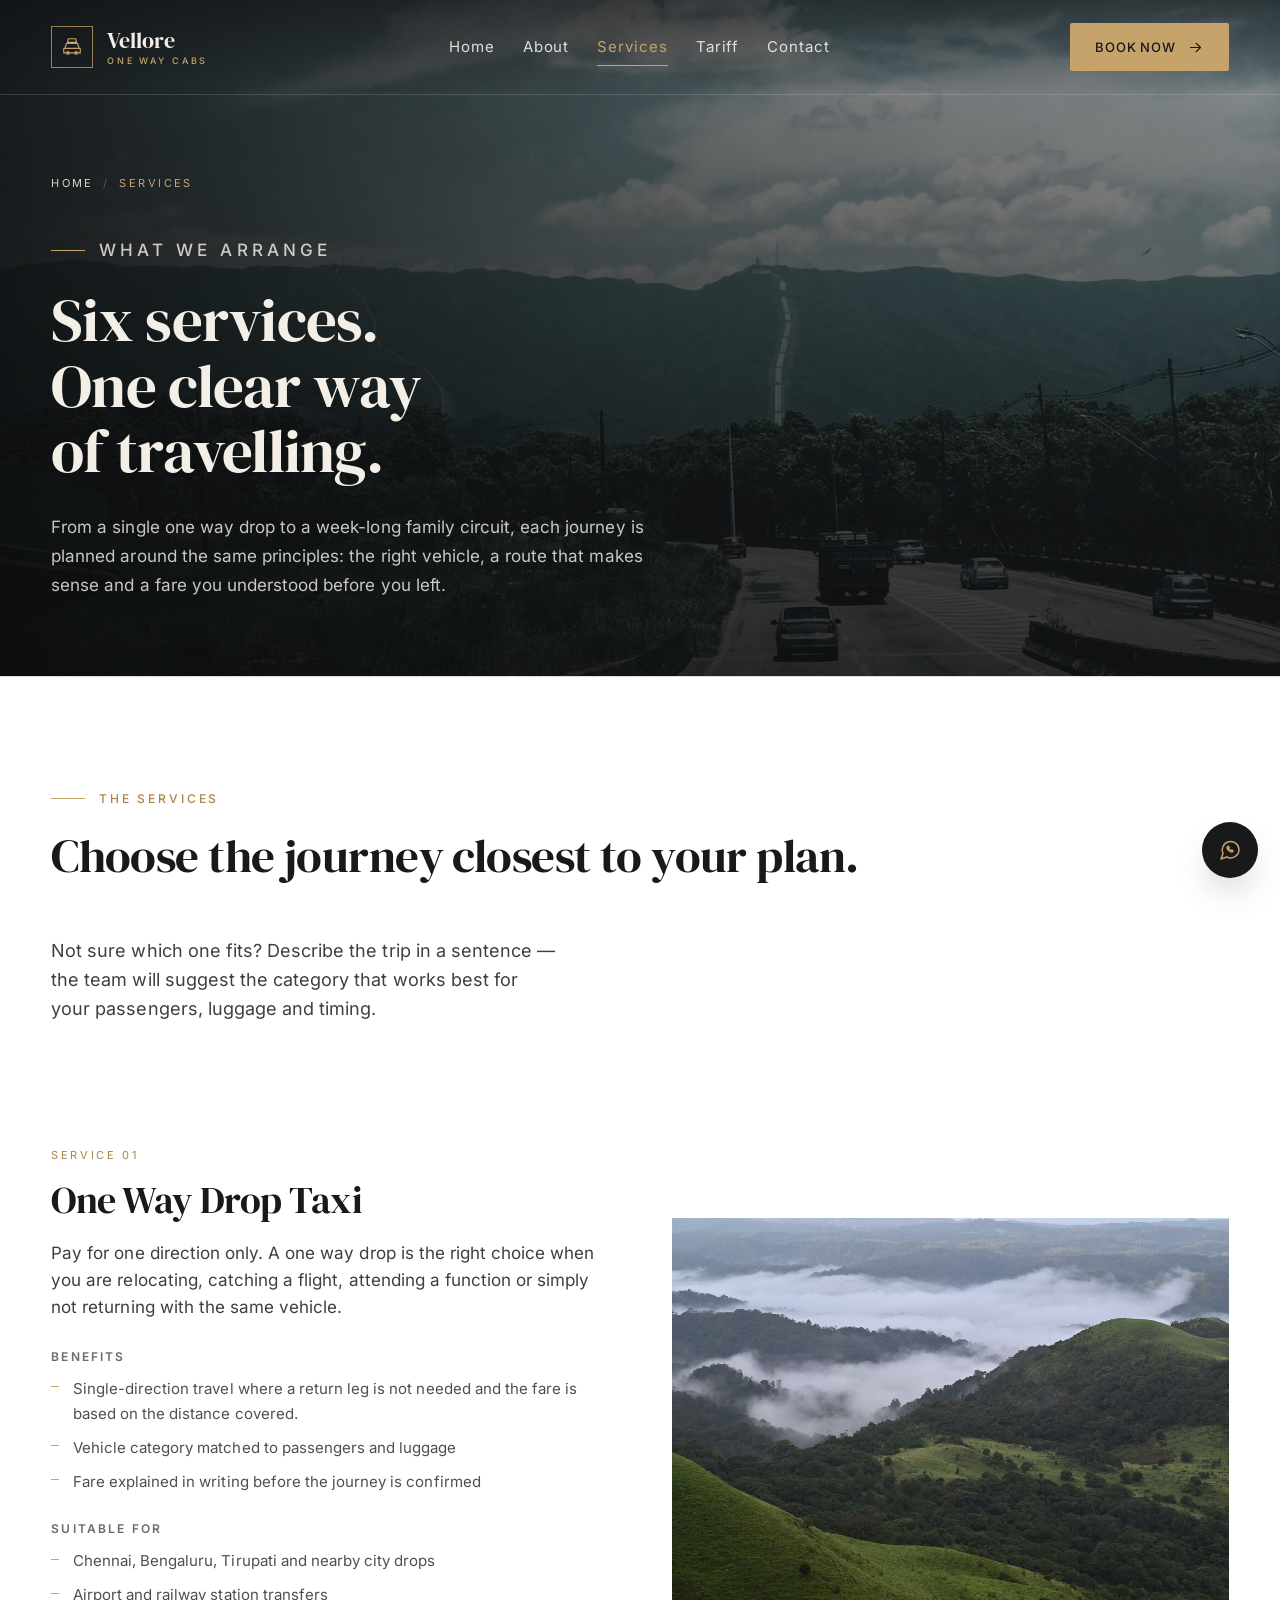
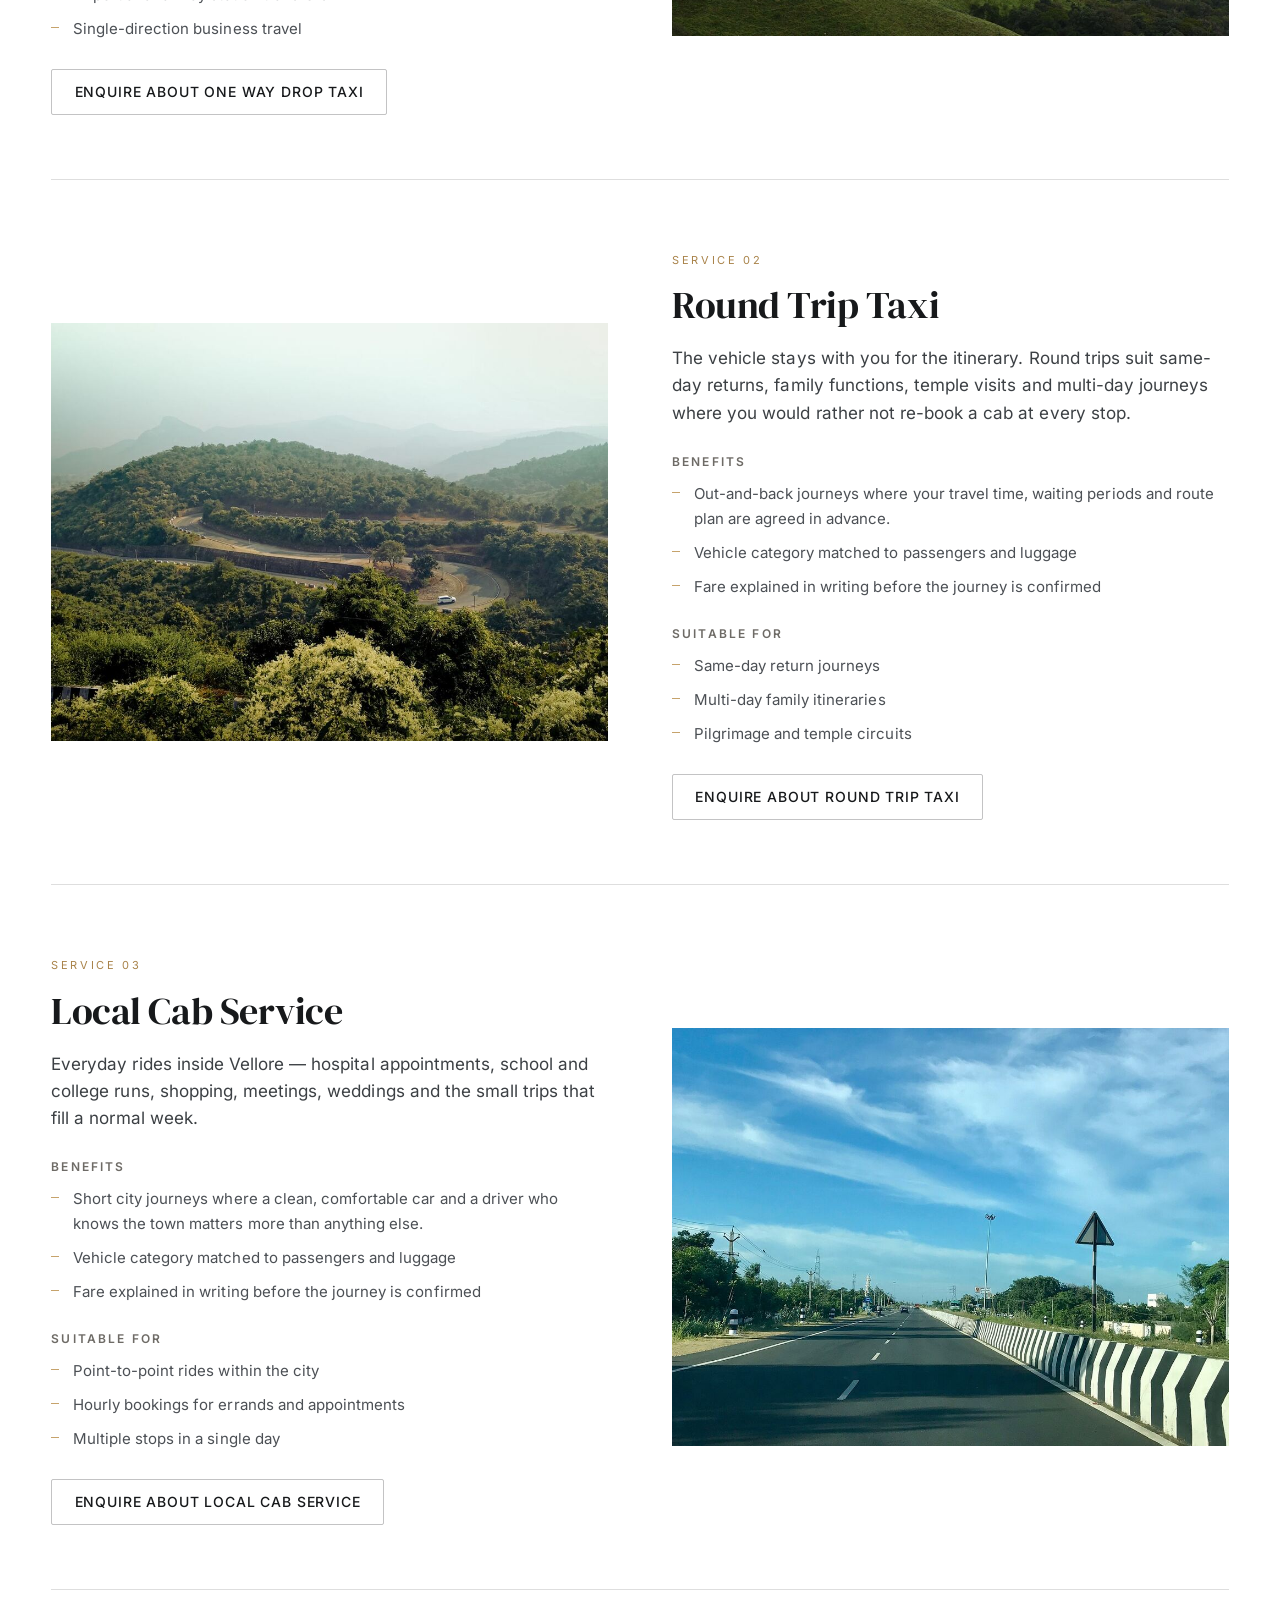
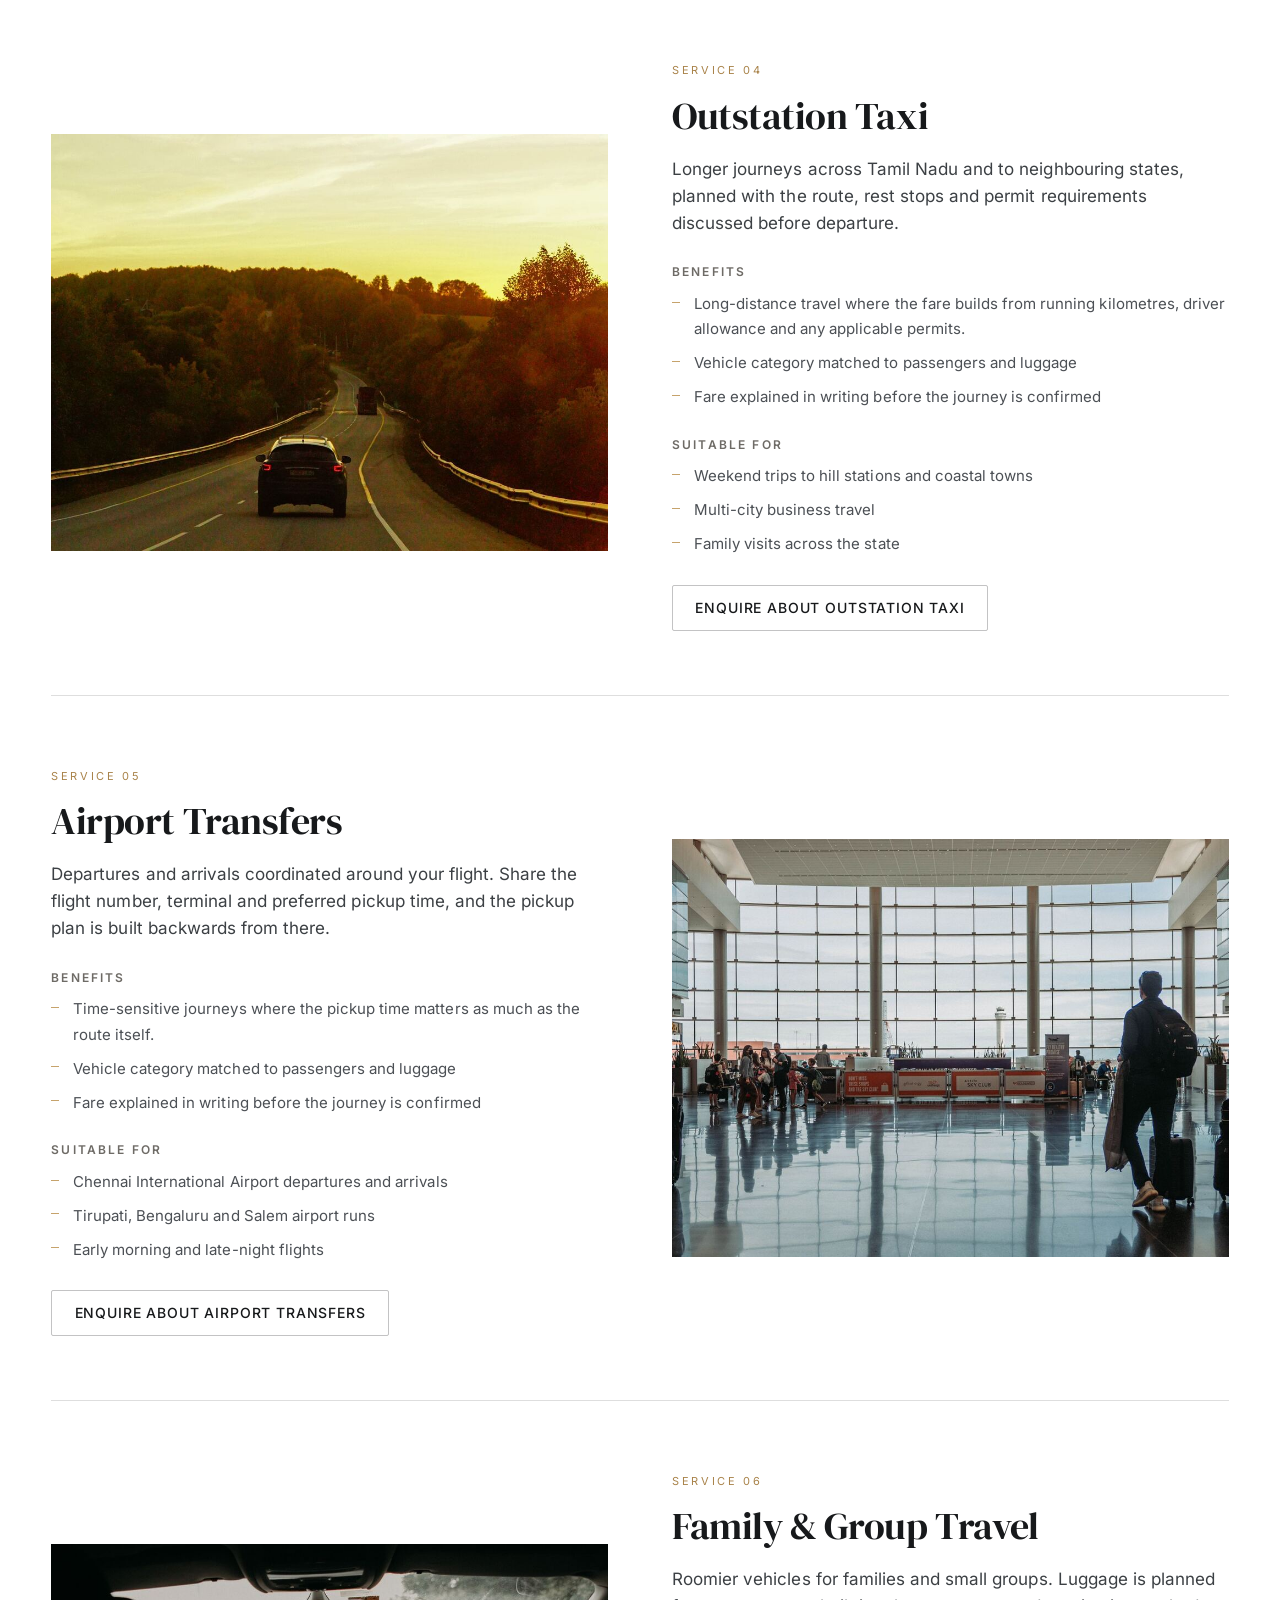
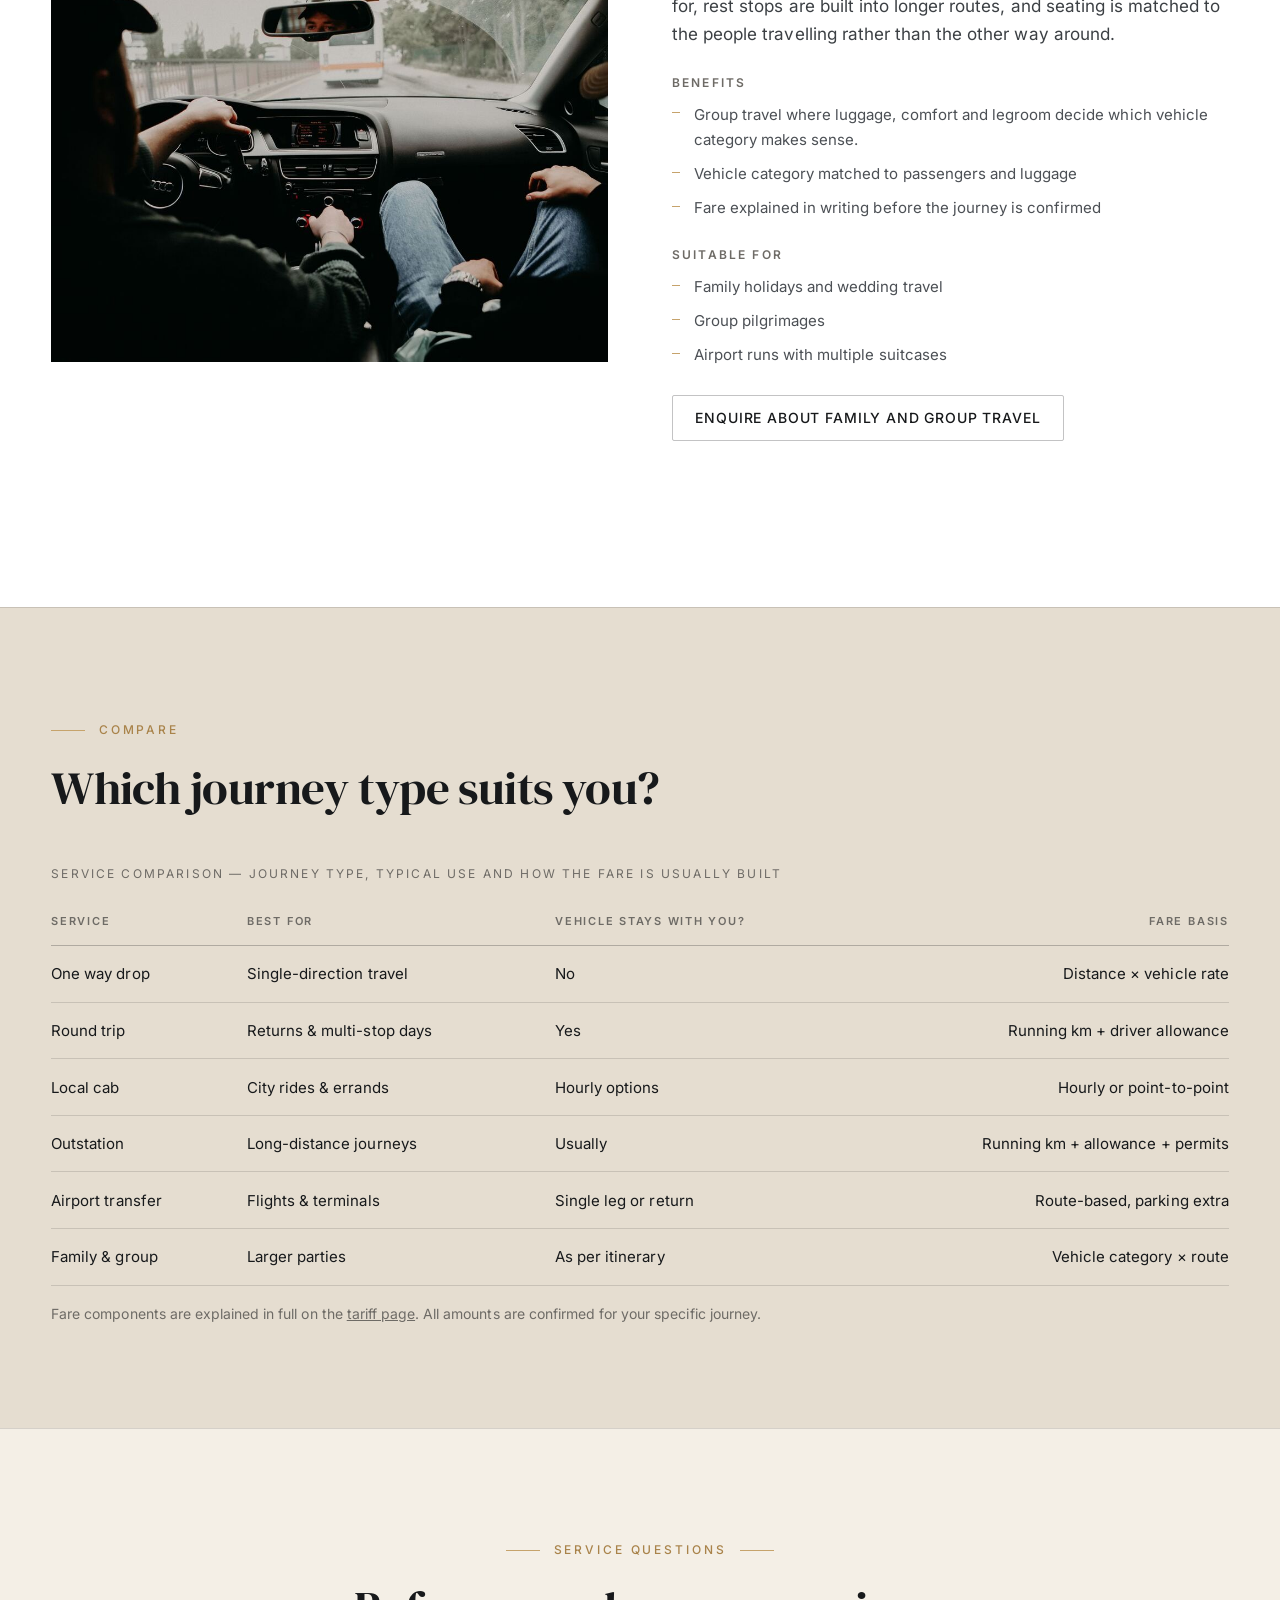
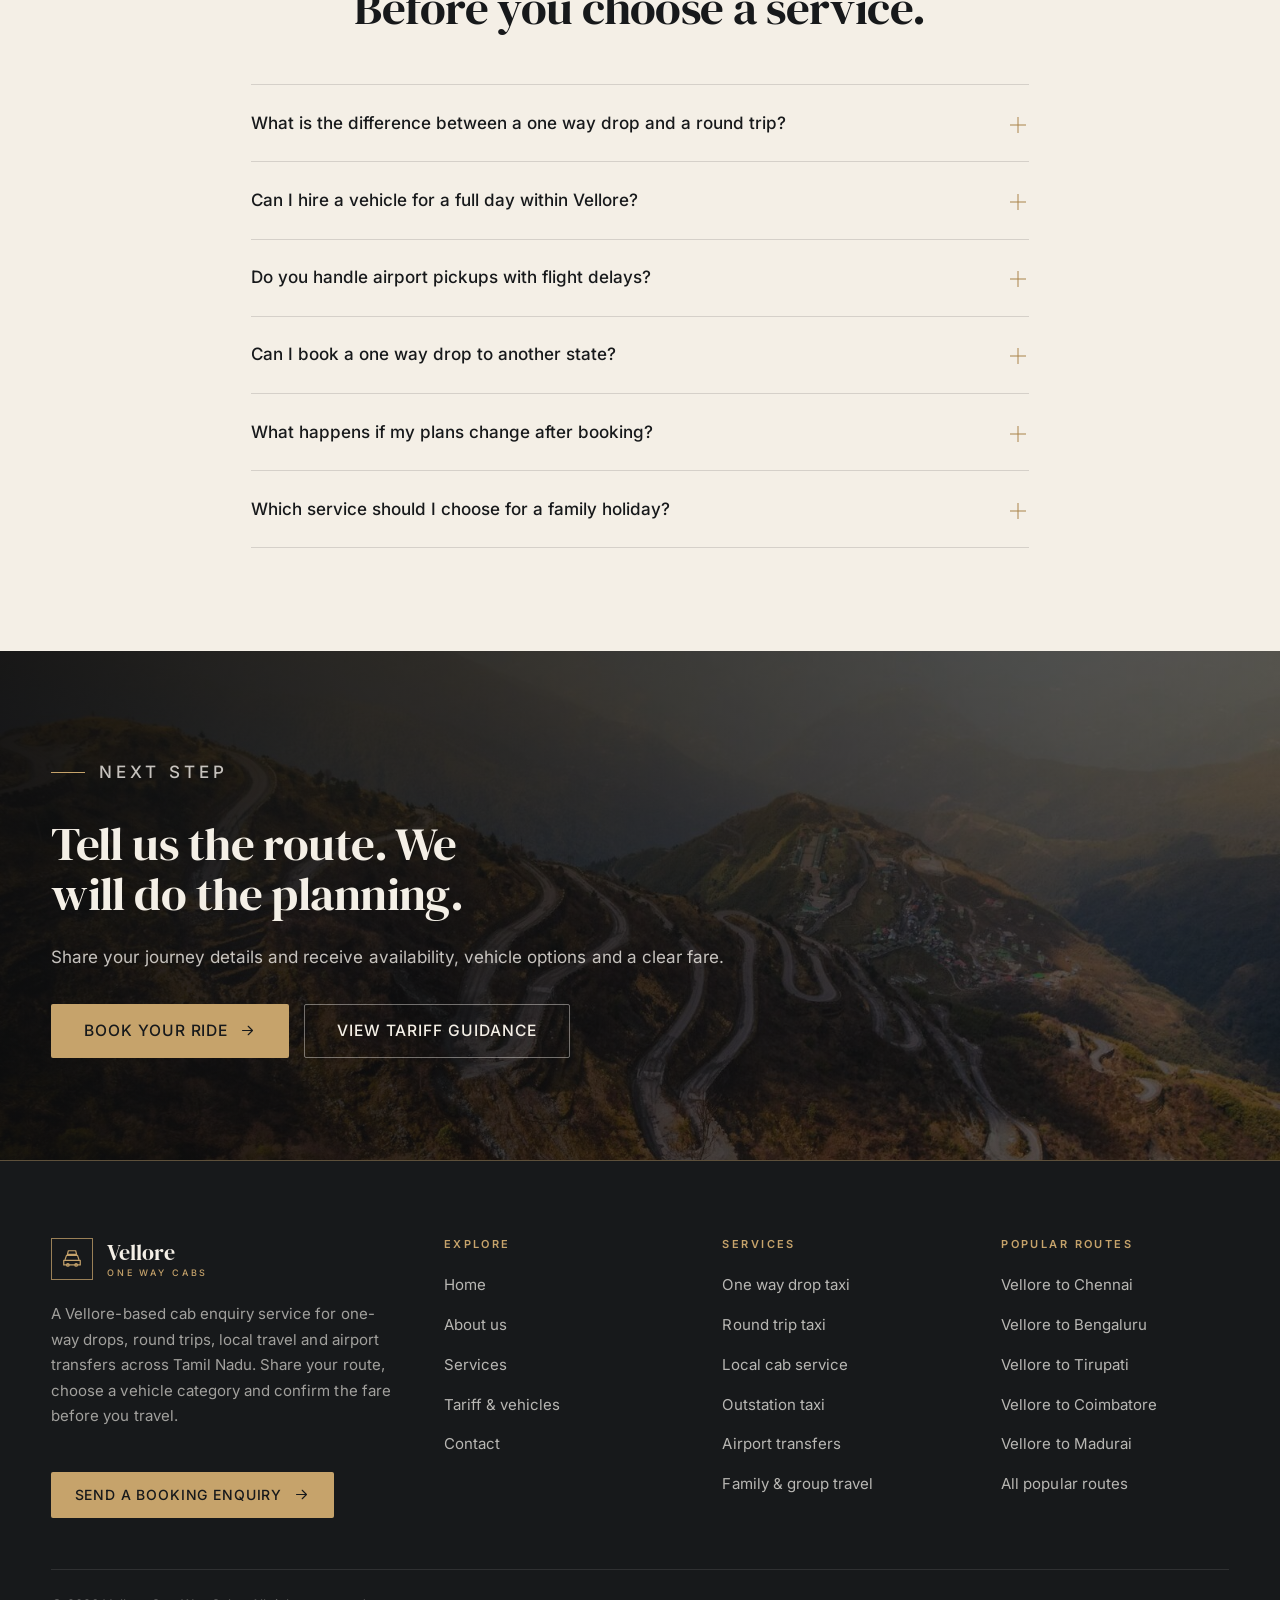
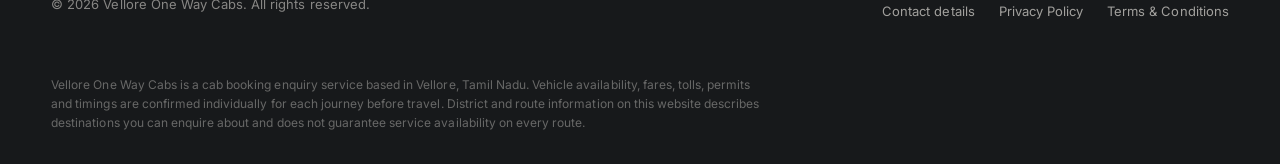
<file: services.html>
<!DOCTYPE html>
<html lang="en-IN">
<head>
<meta charset="utf-8">
<meta name="viewport" content="width=device-width, initial-scale=1, viewport-fit=cover">
<title>Cab Services from Vellore | One Way, Round Trip, Airport Transfers</title>
<meta name="description" content="Explore cab services from Vellore: one way drop taxi, round trip, local rides, outstation journeys, airport transfers and family travel. Plan your route and request a clear fare.">
<meta name="keywords" content="Vellore cab services, one way taxi in Vellore, Vellore round trip taxi, Vellore local taxi, Vellore outstation taxi, Vellore airport taxi, family cab Vellore">
<meta name="author" content="Vellore One Way Cabs">
<meta name="robots" content="index, follow, max-image-preview:large, max-snippet:-1, max-video-preview:-1">
<link rel="canonical" href="https://velloreonewaycabs.com/services.html">
<meta name="theme-color" content="#17191B">

<!-- Open Graph -->
<meta property="og:type" content="website">
<meta property="og:site_name" content="Vellore One Way Cabs">
<meta property="og:locale" content="en_IN">
<meta property="og:title" content="Cab services from Vellore — one way, round trip, airport transfers">
<meta property="og:description" content="Six cab services from Vellore with detailed guidance on which journey type fits your plan, plus a comparison section and service FAQs.">
<meta property="og:image" content="https://velloreonewaycabs.com/assets/og/services.jpg">
<meta property="og:image:width" content="1200">
<meta property="og:image:height" content="630">
<meta property="og:image:alt" content="Vellore One Way Cabs — premium cab travel from Vellore, Tamil Nadu">
<meta property="og:url" content="https://velloreonewaycabs.com/services.html">

<!-- Twitter -->
<meta name="twitter:card" content="summary_large_image">
<meta name="twitter:title" content="Cab services from Vellore — one way, round trip, airport transfers">
<meta name="twitter:description" content="Six cab services from Vellore with detailed guidance on which journey type fits your plan, plus a comparison section and service FAQs.">
<meta name="twitter:image" content="https://velloreonewaycabs.com/assets/og/services.jpg">
<meta name="twitter:image:alt" content="Vellore One Way Cabs — premium cab travel from Vellore, Tamil Nadu">

<!-- Icons -->
<link rel="icon" type="image/svg+xml" href="assets/favicon.svg">
<link rel="apple-touch-icon" href="assets/apple-touch-icon.png">

<!-- Fonts (self-hosted) -->
<link rel="preload" href="assets/fonts/DMSerifDisplay-400.woff2" as="font" type="font/woff2" crossorigin>
<link rel="preload" href="assets/fonts/Inter-400.woff2" as="font" type="font/woff2" crossorigin>
<link rel="stylesheet" href="css/style.css">

<script type="application/ld+json">
{
  "@context": "https://schema.org",
  "@graph": [
    {
      "@type": "TaxiService",
      "@id": "https://velloreonewaycabs.com/#business",
      "name": "Vellore One Way Cabs",
      "url": "https://velloreonewaycabs.com/",
      "image": "https://velloreonewaycabs.com/assets/og/services.jpg",
      "description": "Vellore One Way Cabs is a Vellore-based cab booking enquiry service for one way drop taxis, round trips, local rides, outstation journeys and airport transfers across Tamil Nadu.",
      "areaServed": [
        {
          "@type": "City",
          "name": "Vellore"
        },
        {
          "@type": "State",
          "name": "Tamil Nadu"
        },
        {
          "@type": "Country",
          "name": "India"
        }
      ],
      "address": {
        "@type": "PostalAddress",
        "streetAddress": "474/1, Kazhani Kaatu Street, Karugambathur",
        "addressLocality": "Vellore",
        "postalCode": "632013",
        "addressRegion": "Tamil Nadu",
        "addressCountry": "IN"
      },
      "telephone": "+919042209448",
      "knowsLanguage": [
        "en",
        "ta"
      ],
      "sameAs": []
    },
    {
      "@type": "WebPage",
      "@id": "https://velloreonewaycabs.com/services.html#webpage",
      "url": "https://velloreonewaycabs.com/services.html",
      "name": "Cab Services from Vellore | One Way, Round Trip, Airport Transfers",
      "description": "Explore cab services from Vellore: one way drop taxi, round trip, local rides, outstation journeys, airport transfers and family travel. Plan your route and request a clear fare.",
      "isPartOf": {
        "@id": "https://velloreonewaycabs.com/#website"
      },
      "inLanguage": "en-IN"
    },
    {
      "@type": "ItemList",
      "name": "Cab services from Vellore",
      "itemListElement": [
        {
          "@type": "ListItem",
          "position": 1,
          "item": {
            "@type": "Service",
            "name": "One Way Drop Taxi",
            "serviceType": "One Way Drop Taxi",
            "description": "Pay for one direction only. A one way drop is the right choice when you are relocating, catching a flight, attending a function or simply not returning with the same vehicle.",
            "provider": {
              "@id": "https://velloreonewaycabs.com/#business"
            },
            "areaServed": {
              "@type": "State",
              "name": "Tamil Nadu"
            },
            "url": "https://velloreonewaycabs.com/services.html#one-way"
          }
        },
        {
          "@type": "ListItem",
          "position": 2,
          "item": {
            "@type": "Service",
            "name": "Round Trip Taxi",
            "serviceType": "Round Trip Taxi",
            "description": "The vehicle stays with you for the itinerary. Round trips suit same-day returns, family functions, temple visits and multi-day journeys where you would rather not re-book a cab at every stop.",
            "provider": {
              "@id": "https://velloreonewaycabs.com/#business"
            },
            "areaServed": {
              "@type": "State",
              "name": "Tamil Nadu"
            },
            "url": "https://velloreonewaycabs.com/services.html#round-trip"
          }
        },
        {
          "@type": "ListItem",
          "position": 3,
          "item": {
            "@type": "Service",
            "name": "Local Cab Service",
            "serviceType": "Local Cab Service",
            "description": "Everyday rides inside Vellore — hospital appointments, school and college runs, shopping, meetings, weddings and the small trips that fill a normal week.",
            "provider": {
              "@id": "https://velloreonewaycabs.com/#business"
            },
            "areaServed": {
              "@type": "State",
              "name": "Tamil Nadu"
            },
            "url": "https://velloreonewaycabs.com/services.html#local"
          }
        },
        {
          "@type": "ListItem",
          "position": 4,
          "item": {
            "@type": "Service",
            "name": "Outstation Taxi",
            "serviceType": "Outstation Taxi",
            "description": "Longer journeys across Tamil Nadu and to neighbouring states, planned with the route, rest stops and permit requirements discussed before departure.",
            "provider": {
              "@id": "https://velloreonewaycabs.com/#business"
            },
            "areaServed": {
              "@type": "State",
              "name": "Tamil Nadu"
            },
            "url": "https://velloreonewaycabs.com/services.html#outstation"
          }
        },
        {
          "@type": "ListItem",
          "position": 5,
          "item": {
            "@type": "Service",
            "name": "Airport Transfers",
            "serviceType": "Airport Transfers",
            "description": "Departures and arrivals coordinated around your flight. Share the flight number, terminal and preferred pickup time, and the pickup plan is built backwards from there.",
            "provider": {
              "@id": "https://velloreonewaycabs.com/#business"
            },
            "areaServed": {
              "@type": "State",
              "name": "Tamil Nadu"
            },
            "url": "https://velloreonewaycabs.com/services.html#airport"
          }
        },
        {
          "@type": "ListItem",
          "position": 6,
          "item": {
            "@type": "Service",
            "name": "Family and Group Travel",
            "serviceType": "Family and Group Travel",
            "description": "Roomier vehicles for families and small groups. Luggage is planned for, rest stops are built into longer routes, and seating is matched to the people travelling rather than the other way around.",
            "provider": {
              "@id": "https://velloreonewaycabs.com/#business"
            },
            "areaServed": {
              "@type": "State",
              "name": "Tamil Nadu"
            },
            "url": "https://velloreonewaycabs.com/services.html#family"
          }
        }
      ]
    },
    {
      "@type": "FAQPage",
      "@id": "https://velloreonewaycabs.com/services.html#faq",
      "mainEntity": [
        {
          "@type": "Question",
          "name": "What is the difference between a one way drop and a round trip?",
          "acceptedAnswer": {
            "@type": "Answer",
            "text": "A one way drop covers a single direction, so you pay for the journey you actually need. A round trip reserves the vehicle for the outbound and return legs together, including any waiting time between them. Round trips usually make sense when you are returning the same day or keeping the car with you across multiple stops."
          }
        },
        {
          "@type": "Question",
          "name": "Can I hire a vehicle for a full day within Vellore?",
          "acceptedAnswer": {
            "@type": "Answer",
            "text": "Yes. Local bookings can be arranged on an hourly or full-day basis, subject to vehicle availability. Share the places you need to visit and the time you expect to finish, and the team will suggest a suitable arrangement."
          }
        },
        {
          "@type": "Question",
          "name": "Do you handle airport pickups with flight delays?",
          "acceptedAnswer": {
            "@type": "Answer",
            "text": "Flight numbers are recorded with the booking so the pickup can be monitored. Waiting policies and any parking charges for airport pickups are confirmed in the quote, since they vary by airport and terminal."
          }
        },
        {
          "@type": "Question",
          "name": "Can I book a one way drop to another state?",
          "acceptedAnswer": {
            "@type": "Answer",
            "text": "Interstate journeys can be requested, but they depend on permit requirements, vehicle availability and the route. Share the details early and the team will confirm whether the trip can be arranged and what the permit charges would be."
          }
        },
        {
          "@type": "Question",
          "name": "What happens if my plans change after booking?",
          "acceptedAnswer": {
            "@type": "Answer",
            "text": "Inform the team as soon as possible with the revised date, time or destination. Changes are accommodated subject to vehicle availability, and any change in distance, permits or waiting time may affect the fare."
          }
        },
        {
          "@type": "Question",
          "name": "Which service should I choose for a family holiday?",
          "acceptedAnswer": {
            "@type": "Answer",
            "text": "For a family of four or more with luggage, an SUV or larger vehicle is usually the better fit. For a same-day return with multiple stops, a round trip with a reserved vehicle tends to work better than separate one way bookings."
          }
        }
      ]
    },
    {
      "@type": "BreadcrumbList",
      "itemListElement": [
        {
          "@type": "ListItem",
          "position": 1,
          "name": "Home",
          "item": "https://velloreonewaycabs.com/index.html"
        },
        {
          "@type": "ListItem",
          "position": 2,
          "name": "Services",
          "item": "https://velloreonewaycabs.com/services.html"
        }
      ]
    }
  ]
}
</script>
</head>
<body class="">
<a class="skip-link" href="#main">Skip to content</a>

<header class="site-header" id="siteHeader">
  <div class="container">
    <nav class="nav" aria-label="Primary">
      <a class="brand" href="index.html" aria-label="Vellore One Way Cabs — home">
        <span class="brand__mark" aria-hidden="true"><svg viewBox="0 0 24 24" fill="none" stroke="currentColor" stroke-width="1.4" stroke-linecap="round" stroke-linejoin="round" aria-hidden="true"><path d="M8 3h8l1 4h-10z"/><path d="M4.5 12.5 6 8h12l1.5 4.5"/><path d="M3 13.5h18v5H3z"/><circle cx="7.5" cy="18.5" r="1.4"/><circle cx="16.5" cy="18.5" r="1.4"/></svg></span>
        <span class="brand__text">
          <span class="brand__name">Vellore</span>
          <span class="brand__sub">One Way Cabs</span>
        </span>
      </a>
      <ul class="nav__links">
          <li><a class="nav__link" href="index.html">Home</a></li>
          <li><a class="nav__link" href="about.html">About</a></li>
          <li><a class="nav__link is-active" href="services.html" aria-current="page">Services</a></li>
          <li><a class="nav__link" href="tariff.html">Tariff</a></li>
          <li><a class="nav__link" href="contact.html">Contact</a></li>
      </ul>
      <div class="nav__actions">
        <a class="btn btn--sm nav__cta" href="https://wa.me/919042209448?text=Hello%20Vellore%20One%20Way%20Cabs%2C%20I%20would%20like%20to%20book%20a%20cab" target="_blank" rel="noopener">Book Now <svg viewBox="0 0 24 24" fill="none" stroke="currentColor" stroke-width="1.6" stroke-linecap="round" stroke-linejoin="round" aria-hidden="true"><path d="M5 12h14M13 6l6 6-6 6"/></svg></a>
        <button class="nav__toggle" type="button" aria-label="Open menu" aria-expanded="false" aria-controls="navDrawer">
          <span></span><span></span><span></span>
        </button>
      </div>
    </nav>
  </div>
  <div class="nav__drawer" id="navDrawer" aria-hidden="true">
    <div class="container">
      <div class="nav__drawer-head">
        <p class="nav__drawer-meta">Menu</p>
        <button class="nav__drawer-close" type="button" aria-label="Close menu">
          <svg viewBox="0 0 24 24" fill="none" stroke="currentColor" stroke-width="2" stroke-linecap="round" stroke-linejoin="round" aria-hidden="true"><line x1="18" y1="6" x2="6" y2="18"/><line x1="6" y1="6" x2="18" y2="18"/></svg>
        </button>
      </div>
      <ul>
          <li><a class="nav__drawer-link" href="index.html"><span>01</span>Home</a></li>
          <li><a class="nav__drawer-link" href="about.html"><span>02</span>About</a></li>
          <li><a class="nav__drawer-link is-active" href="services.html"><span>03</span>Services</a></li>
          <li><a class="nav__drawer-link" href="tariff.html"><span>04</span>Tariff</a></li>
          <li><a class="nav__drawer-link" href="contact.html"><span>05</span>Contact</a></li>
      </ul>
      <div class="nav__drawer-foot">
        <a class="btn" href="https://wa.me/919042209448?text=Hello%20Vellore%20One%20Way%20Cabs%2C%20I%20would%20like%20to%20plan%20a%20journey" target="_blank" rel="noopener">Plan your journey <svg viewBox="0 0 24 24" fill="none" stroke="currentColor" stroke-width="1.6" stroke-linecap="round" stroke-linejoin="round" aria-hidden="true"><path d="M5 12h14M13 6l6 6-6 6"/></svg></a>
        <a class="btn btn--ghost" href="contact.html">Contact the team</a>
      </div>
    </div>
  </div>
</header>

<main id="main">
  <section class="page-hero" aria-labelledby="page-title">
    <div class="page-hero__media" aria-hidden="true">
      <img src="assets/images/hero-services.jpg" alt="" width="1600" height="900" fetchpriority="high" decoding="async">
    </div>
    <div class="container page-hero__inner">
      <nav class="breadcrumb" aria-label="Breadcrumb">
        <a href="index.html">Home</a><span class="sep" aria-hidden="true">/</span><span aria-current="page">Services</span>
      </nav>
      <p class="eyebrow">What we arrange</p>
      <h1 id="page-title">Six services. One clear way of travelling.</h1>
      <p>From a single one way drop to a week-long family circuit, each journey is planned around the same
        principles: the right vehicle, a route that makes sense and a fare you understood before you left.</p>
    </div>
  </section>

  <section class="section section--white">
    <div class="container">
      <div class="section-head section-head--split">
        <div>
          <p class="eyebrow" data-reveal>The services</p>
          <h2 data-reveal data-delay="60">Choose the journey closest to your plan.</h2>
        </div>
        <p class="lede" data-reveal data-delay="120" style="max-width:46ch">Not sure which one fits? Describe the trip in a
          sentence — the team will suggest the category that works best for your passengers, luggage and timing.</p>
      </div>
      
      <article class="service-detail" id="one-way">
        <div class="service-detail__media" data-reveal="mask">
          <img src="assets/images/service-oneway.jpg" alt="One Way Drop Taxi service from Vellore, Tamil Nadu" width="1100" height="760" loading="lazy" decoding="async">
        </div>
        <div>
          <span class="service-detail__index">Service 01</span>
          <h2 data-reveal>One Way Drop Taxi</h2>
          <p class="lede" style="font-size:1.0625rem" data-reveal>Pay for one direction only. A one way drop is the right choice when you are relocating, catching a flight, attending a function or simply not returning with the same vehicle.</p>
          <h3>Benefits</h3>
          <ul class="mini-list">
            <li>Single-direction travel where a return leg is not needed and the fare is based on the distance covered.</li>
            <li>Vehicle category matched to passengers and luggage</li>
            <li>Fare explained in writing before the journey is confirmed</li>
          </ul>
          <h3>Suitable for</h3>
          <ul class="mini-list"><li>Chennai, Bengaluru, Tirupati and nearby city drops</li><li>Airport and railway station transfers</li><li>Single-direction business travel</li></ul>
          <a class="btn btn--outline btn--sm" href="https://wa.me/919042209448?text=Hello%20Vellore%20One%20Way%20Cabs%2C%20I%20would%20like%20to%20enquire%20about%20One%20Way%20Drop%20Taxi" target="_blank" rel="noopener">Enquire about One Way Drop Taxi</a>
        </div>
      </article>
      <article class="service-detail" id="round-trip">
        <div class="service-detail__media" data-reveal="mask">
          <img src="assets/images/service-roundtrip.jpg" alt="Round Trip Taxi service from Vellore, Tamil Nadu" width="1100" height="760" loading="lazy" decoding="async">
        </div>
        <div>
          <span class="service-detail__index">Service 02</span>
          <h2 data-reveal>Round Trip Taxi</h2>
          <p class="lede" style="font-size:1.0625rem" data-reveal>The vehicle stays with you for the itinerary. Round trips suit same-day returns, family functions, temple visits and multi-day journeys where you would rather not re-book a cab at every stop.</p>
          <h3>Benefits</h3>
          <ul class="mini-list">
            <li>Out-and-back journeys where your travel time, waiting periods and route plan are agreed in advance.</li>
            <li>Vehicle category matched to passengers and luggage</li>
            <li>Fare explained in writing before the journey is confirmed</li>
          </ul>
          <h3>Suitable for</h3>
          <ul class="mini-list"><li>Same-day return journeys</li><li>Multi-day family itineraries</li><li>Pilgrimage and temple circuits</li></ul>
          <a class="btn btn--outline btn--sm" href="https://wa.me/919042209448?text=Hello%20Vellore%20One%20Way%20Cabs%2C%20I%20would%20like%20to%20enquire%20about%20Round%20Trip%20Taxi" target="_blank" rel="noopener">Enquire about Round Trip Taxi</a>
        </div>
      </article>
      <article class="service-detail" id="local">
        <div class="service-detail__media" data-reveal="mask">
          <img src="assets/images/service-local.jpg" alt="Local Cab Service service from Vellore, Tamil Nadu" width="1100" height="760" loading="lazy" decoding="async">
        </div>
        <div>
          <span class="service-detail__index">Service 03</span>
          <h2 data-reveal>Local Cab Service</h2>
          <p class="lede" style="font-size:1.0625rem" data-reveal>Everyday rides inside Vellore — hospital appointments, school and college runs, shopping, meetings, weddings and the small trips that fill a normal week.</p>
          <h3>Benefits</h3>
          <ul class="mini-list">
            <li>Short city journeys where a clean, comfortable car and a driver who knows the town matters more than anything else.</li>
            <li>Vehicle category matched to passengers and luggage</li>
            <li>Fare explained in writing before the journey is confirmed</li>
          </ul>
          <h3>Suitable for</h3>
          <ul class="mini-list"><li>Point-to-point rides within the city</li><li>Hourly bookings for errands and appointments</li><li>Multiple stops in a single day</li></ul>
          <a class="btn btn--outline btn--sm" href="https://wa.me/919042209448?text=Hello%20Vellore%20One%20Way%20Cabs%2C%20I%20would%20like%20to%20enquire%20about%20Local%20Cab%20Service" target="_blank" rel="noopener">Enquire about Local Cab Service</a>
        </div>
      </article>
      <article class="service-detail" id="outstation">
        <div class="service-detail__media" data-reveal="mask">
          <img src="assets/images/service-outstation.jpg" alt="Outstation Taxi service from Vellore, Tamil Nadu" width="1100" height="760" loading="lazy" decoding="async">
        </div>
        <div>
          <span class="service-detail__index">Service 04</span>
          <h2 data-reveal>Outstation Taxi</h2>
          <p class="lede" style="font-size:1.0625rem" data-reveal>Longer journeys across Tamil Nadu and to neighbouring states, planned with the route, rest stops and permit requirements discussed before departure.</p>
          <h3>Benefits</h3>
          <ul class="mini-list">
            <li>Long-distance travel where the fare builds from running kilometres, driver allowance and any applicable permits.</li>
            <li>Vehicle category matched to passengers and luggage</li>
            <li>Fare explained in writing before the journey is confirmed</li>
          </ul>
          <h3>Suitable for</h3>
          <ul class="mini-list"><li>Weekend trips to hill stations and coastal towns</li><li>Multi-city business travel</li><li>Family visits across the state</li></ul>
          <a class="btn btn--outline btn--sm" href="https://wa.me/919042209448?text=Hello%20Vellore%20One%20Way%20Cabs%2C%20I%20would%20like%20to%20enquire%20about%20Outstation%20Taxi" target="_blank" rel="noopener">Enquire about Outstation Taxi</a>
        </div>
      </article>
      <article class="service-detail" id="airport">
        <div class="service-detail__media" data-reveal="mask">
          <img src="assets/images/service-airport.jpg" alt="Airport Transfers service from Vellore, Tamil Nadu" width="1100" height="760" loading="lazy" decoding="async">
        </div>
        <div>
          <span class="service-detail__index">Service 05</span>
          <h2 data-reveal>Airport Transfers</h2>
          <p class="lede" style="font-size:1.0625rem" data-reveal>Departures and arrivals coordinated around your flight. Share the flight number, terminal and preferred pickup time, and the pickup plan is built backwards from there.</p>
          <h3>Benefits</h3>
          <ul class="mini-list">
            <li>Time-sensitive journeys where the pickup time matters as much as the route itself.</li>
            <li>Vehicle category matched to passengers and luggage</li>
            <li>Fare explained in writing before the journey is confirmed</li>
          </ul>
          <h3>Suitable for</h3>
          <ul class="mini-list"><li>Chennai International Airport departures and arrivals</li><li>Tirupati, Bengaluru and Salem airport runs</li><li>Early morning and late-night flights</li></ul>
          <a class="btn btn--outline btn--sm" href="https://wa.me/919042209448?text=Hello%20Vellore%20One%20Way%20Cabs%2C%20I%20would%20like%20to%20enquire%20about%20Airport%20Transfers" target="_blank" rel="noopener">Enquire about Airport Transfers</a>
        </div>
      </article>
      <article class="service-detail" id="family">
        <div class="service-detail__media" data-reveal="mask">
          <img src="assets/images/service-family.jpg" alt="Family &amp; Group Travel service from Vellore, Tamil Nadu" width="1100" height="760" loading="lazy" decoding="async">
        </div>
        <div>
          <span class="service-detail__index">Service 06</span>
          <h2 data-reveal>Family &amp; Group Travel</h2>
          <p class="lede" style="font-size:1.0625rem" data-reveal>Roomier vehicles for families and small groups. Luggage is planned for, rest stops are built into longer routes, and seating is matched to the people travelling rather than the other way around.</p>
          <h3>Benefits</h3>
          <ul class="mini-list">
            <li>Group travel where luggage, comfort and legroom decide which vehicle category makes sense.</li>
            <li>Vehicle category matched to passengers and luggage</li>
            <li>Fare explained in writing before the journey is confirmed</li>
          </ul>
          <h3>Suitable for</h3>
          <ul class="mini-list"><li>Family holidays and wedding travel</li><li>Group pilgrimages</li><li>Airport runs with multiple suitcases</li></ul>
          <a class="btn btn--outline btn--sm" href="https://wa.me/919042209448?text=Hello%20Vellore%20One%20Way%20Cabs%2C%20I%20would%20like%20to%20enquire%20about%20Family%20and%20Group%20Travel" target="_blank" rel="noopener">Enquire about Family and Group Travel</a>
        </div>
      </article>
    </div>
  </section>

  <section class="section section--beige" aria-labelledby="compare-title">
    <div class="container">
      <div class="section-head">
        <p class="eyebrow" data-reveal>Compare</p>
        <h2 id="compare-title" data-reveal data-delay="60">Which journey type suits you?</h2>
      </div>
      <div style="overflow-x:auto" data-reveal>
        <table class="tariff-table" style="min-width:720px">
          <caption>Service comparison — journey type, typical use and how the fare is usually built</caption>
          <thead>
            <tr><th scope="col">Service</th><th scope="col">Best for</th><th scope="col">Vehicle stays with you?</th><th scope="col">Fare basis</th></tr>
          </thead>
          <tbody>
            <tr><td>One way drop</td><td>Single-direction travel</td><td>No</td><td>Distance &times; vehicle rate</td></tr>
            <tr><td>Round trip</td><td>Returns &amp; multi-stop days</td><td>Yes</td><td>Running km + driver allowance</td></tr>
            <tr><td>Local cab</td><td>City rides &amp; errands</td><td>Hourly options</td><td>Hourly or point-to-point</td></tr>
            <tr><td>Outstation</td><td>Long-distance journeys</td><td>Usually</td><td>Running km + allowance + permits</td></tr>
            <tr><td>Airport transfer</td><td>Flights &amp; terminals</td><td>Single leg or return</td><td>Route-based, parking extra</td></tr>
            <tr><td>Family &amp; group</td><td>Larger parties</td><td>As per itinerary</td><td>Vehicle category &times; route</td></tr>
          </tbody>
        </table>
      </div>
      <p class="muted" style="font-size:0.875rem;margin-top:1rem" data-reveal>Fare components are explained in full on the
        <a href="tariff.html" style="text-decoration:underline">tariff page</a>. All amounts are confirmed for your specific journey.</p>
    </div>
  </section>

  <section class="section section--ivory">
    <div class="container container--narrow">
      <div class="section-head section-head--center">
        <p class="eyebrow eyebrow--center" data-reveal>Service questions</p>
        <h2 data-reveal data-delay="60">Before you choose a service.</h2>
      </div>
      <div class="faq" data-reveal>
        <div class="faq__item">
          <h3 style="margin:0">
            <button class="faq__q" type="button" aria-expanded="false" aria-controls="svc-faq-0" id="svc-q-0">
              <span>What is the difference between a one way drop and a round trip?</span><span class="faq__icon" aria-hidden="true"></span>
            </button>
          </h3>
          <div class="faq__a" id="svc-faq-0" role="region" aria-labelledby="svc-q-0">
            <div class="faq__a-inner"><p>A one way drop covers a single direction, so you pay for the journey you actually need. A round trip reserves the vehicle for the outbound and return legs together, including any waiting time between them. Round trips usually make sense when you are returning the same day or keeping the car with you across multiple stops.</p></div>
          </div>
        </div>

        <div class="faq__item">
          <h3 style="margin:0">
            <button class="faq__q" type="button" aria-expanded="false" aria-controls="svc-faq-1" id="svc-q-1">
              <span>Can I hire a vehicle for a full day within Vellore?</span><span class="faq__icon" aria-hidden="true"></span>
            </button>
          </h3>
          <div class="faq__a" id="svc-faq-1" role="region" aria-labelledby="svc-q-1">
            <div class="faq__a-inner"><p>Yes. Local bookings can be arranged on an hourly or full-day basis, subject to vehicle availability. Share the places you need to visit and the time you expect to finish, and the team will suggest a suitable arrangement.</p></div>
          </div>
        </div>

        <div class="faq__item">
          <h3 style="margin:0">
            <button class="faq__q" type="button" aria-expanded="false" aria-controls="svc-faq-2" id="svc-q-2">
              <span>Do you handle airport pickups with flight delays?</span><span class="faq__icon" aria-hidden="true"></span>
            </button>
          </h3>
          <div class="faq__a" id="svc-faq-2" role="region" aria-labelledby="svc-q-2">
            <div class="faq__a-inner"><p>Flight numbers are recorded with the booking so the pickup can be monitored. Waiting policies and any parking charges for airport pickups are confirmed in the quote, since they vary by airport and terminal.</p></div>
          </div>
        </div>

        <div class="faq__item">
          <h3 style="margin:0">
            <button class="faq__q" type="button" aria-expanded="false" aria-controls="svc-faq-3" id="svc-q-3">
              <span>Can I book a one way drop to another state?</span><span class="faq__icon" aria-hidden="true"></span>
            </button>
          </h3>
          <div class="faq__a" id="svc-faq-3" role="region" aria-labelledby="svc-q-3">
            <div class="faq__a-inner"><p>Interstate journeys can be requested, but they depend on permit requirements, vehicle availability and the route. Share the details early and the team will confirm whether the trip can be arranged and what the permit charges would be.</p></div>
          </div>
        </div>

        <div class="faq__item">
          <h3 style="margin:0">
            <button class="faq__q" type="button" aria-expanded="false" aria-controls="svc-faq-4" id="svc-q-4">
              <span>What happens if my plans change after booking?</span><span class="faq__icon" aria-hidden="true"></span>
            </button>
          </h3>
          <div class="faq__a" id="svc-faq-4" role="region" aria-labelledby="svc-q-4">
            <div class="faq__a-inner"><p>Inform the team as soon as possible with the revised date, time or destination. Changes are accommodated subject to vehicle availability, and any change in distance, permits or waiting time may affect the fare.</p></div>
          </div>
        </div>

        <div class="faq__item">
          <h3 style="margin:0">
            <button class="faq__q" type="button" aria-expanded="false" aria-controls="svc-faq-5" id="svc-q-5">
              <span>Which service should I choose for a family holiday?</span><span class="faq__icon" aria-hidden="true"></span>
            </button>
          </h3>
          <div class="faq__a" id="svc-faq-5" role="region" aria-labelledby="svc-q-5">
            <div class="faq__a-inner"><p>For a family of four or more with luggage, an SUV or larger vehicle is usually the better fit. For a same-day return with multiple stops, a round trip with a reserved vehicle tends to work better than separate one way bookings.</p></div>
          </div>
        </div>
      </div>
    </div>
  </section>

  <section class="cta-band" aria-labelledby="svc-cta">
    <div class="cta-band__media" aria-hidden="true">
      <img src="assets/images/cta-home.jpg" alt="" width="1600" height="800" loading="lazy" decoding="async">
    </div>
    <div class="container">
      <div class="cta-band__inner">
        <p class="eyebrow" data-reveal>Next step</p>
        <h2 id="svc-cta" data-reveal data-delay="60">Tell us the route. We will do the planning.</h2>
        <p data-reveal data-delay="120">Share your journey details and receive availability, vehicle options and a clear fare.</p>
        <div class="hero__actions" data-reveal data-delay="160">
          <a class="btn" href="https://wa.me/919042209448?text=Hello%20Vellore%20One%20Way%20Cabs%2C%20I%20would%20like%20to%20book%20a%20cab%20ride" target="_blank" rel="noopener">Book your ride <svg viewBox="0 0 24 24" fill="none" stroke="currentColor" stroke-width="1.6" stroke-linecap="round" stroke-linejoin="round" aria-hidden="true"><path d="M5 12h14M13 6l6 6-6 6"/></svg></a>
          <a class="btn btn--ghost" href="tariff.html">View tariff guidance</a>
        </div>
      </div>
    </div>
  </section>
</main>

<footer class="site-footer">
  <div class="container">
    <div class="footer-top">
      <div class="footer-brand">
        <a class="brand" href="index.html" aria-label="Vellore One Way Cabs — home">
          <span class="brand__mark" aria-hidden="true"><svg viewBox="0 0 24 24" fill="none" stroke="currentColor" stroke-width="1.4" stroke-linecap="round" stroke-linejoin="round" aria-hidden="true"><path d="M8 3h8l1 4h-10z"/><path d="M4.5 12.5 6 8h12l1.5 4.5"/><path d="M3 13.5h18v5H3z"/><circle cx="7.5" cy="18.5" r="1.4"/><circle cx="16.5" cy="18.5" r="1.4"/></svg></span>
          <span class="brand__text">
            <span class="brand__name">Vellore</span>
            <span class="brand__sub">One Way Cabs</span>
          </span>
        </a>
        <p>A Vellore-based cab enquiry service for one-way drops, round trips, local travel and airport transfers across Tamil Nadu. Share your route, choose a vehicle category and confirm the fare before you travel.</p>
        <a class="btn btn--sm" href="https://wa.me/919042209448?text=Hello%20Vellore%20One%20Way%20Cabs%2C%20I%20would%20like%20to%20send%20a%20booking%20enquiry" target="_blank" rel="noopener">Send a booking enquiry <svg viewBox="0 0 24 24" fill="none" stroke="currentColor" stroke-width="1.6" stroke-linecap="round" stroke-linejoin="round" aria-hidden="true"><path d="M5 12h14M13 6l6 6-6 6"/></svg></a>
      </div>
      <div class="footer-col">
        <h3>Explore</h3>
        <ul>
          <li><a href="index.html">Home</a></li>
          <li><a href="about.html">About us</a></li>
          <li><a href="services.html">Services</a></li>
          <li><a href="tariff.html">Tariff &amp; vehicles</a></li>
          <li><a href="contact.html">Contact</a></li>
        </ul>
      </div>
      <div class="footer-col">
        <h3>Services</h3>
        <ul>
          <li><a href="services.html#one-way">One way drop taxi</a></li>
          <li><a href="services.html#round-trip">Round trip taxi</a></li>
          <li><a href="services.html#local">Local cab service</a></li>
          <li><a href="services.html#outstation">Outstation taxi</a></li>
          <li><a href="services.html#airport">Airport transfers</a></li>
          <li><a href="services.html#family">Family &amp; group travel</a></li>
        </ul>
      </div>
      <div class="footer-col">
        <h3>Popular routes</h3>
        <ul>
          <li><a href="index.html#routes">Vellore to Chennai</a></li>
          <li><a href="index.html#routes">Vellore to Bengaluru</a></li>
          <li><a href="index.html#routes">Vellore to Tirupati</a></li>
          <li><a href="index.html#routes">Vellore to Coimbatore</a></li>
          <li><a href="index.html#routes">Vellore to Madurai</a></li>
          <li><a href="index.html#routes">All popular routes</a></li>
        </ul>
      </div>
    </div>
    <div class="footer-bottom">
      <p>&copy; <span data-year>2026</span> Vellore One Way Cabs. All rights reserved.</p>
      <ul>
        <li><a href="contact.html#contact-details">Contact details</a></li>
        <li><a href="privacy.html">Privacy Policy</a></li>
        <li><a href="terms.html">Terms &amp; Conditions</a></li>
      </ul>
    </div>
    <p class="footer-legal">Vellore One Way Cabs is a cab booking enquiry service based in Vellore, Tamil Nadu. Vehicle availability, fares, tolls, permits and timings are confirmed individually for each journey before travel. District and route information on this website describes destinations you can enquire about and does not guarantee service availability on every route.</p>
  </div>
</footer>
<a class="float-call" href="https://wa.me/919042209448?text=Hello%20Vellore%20One%20Way%20Cabs%2C%20I%20would%20like%20to%20book%20a%20cab" target="_blank" rel="noopener" aria-label="Plan a journey on WhatsApp">
  <svg viewBox="0 0 24 24" fill="none" stroke="currentColor" stroke-width="1.5" stroke-linecap="round" stroke-linejoin="round" aria-hidden="true"><path d="M21 11.5a8.4 8.4 0 0 1-12.3 7.5L3 21l2-5.6A8.4 8.4 0 1 1 21 11.5z"/><path d="M9 9.5c0 .8 1 2.4 2 3.2s2.2 1.3 2.9 1.3c.5 0 1-.6 1.1-1.1l-1.6-.9-1 .8c-.7-.3-1.6-1.3-1.9-2l.8-1-.8-1.5c-.6.1-1.5.4-1.5 1.2z"/></svg><span>Plan a journey</span>
</a>
<script src="js/script.js" defer></script>
</body>
</html>
</file>
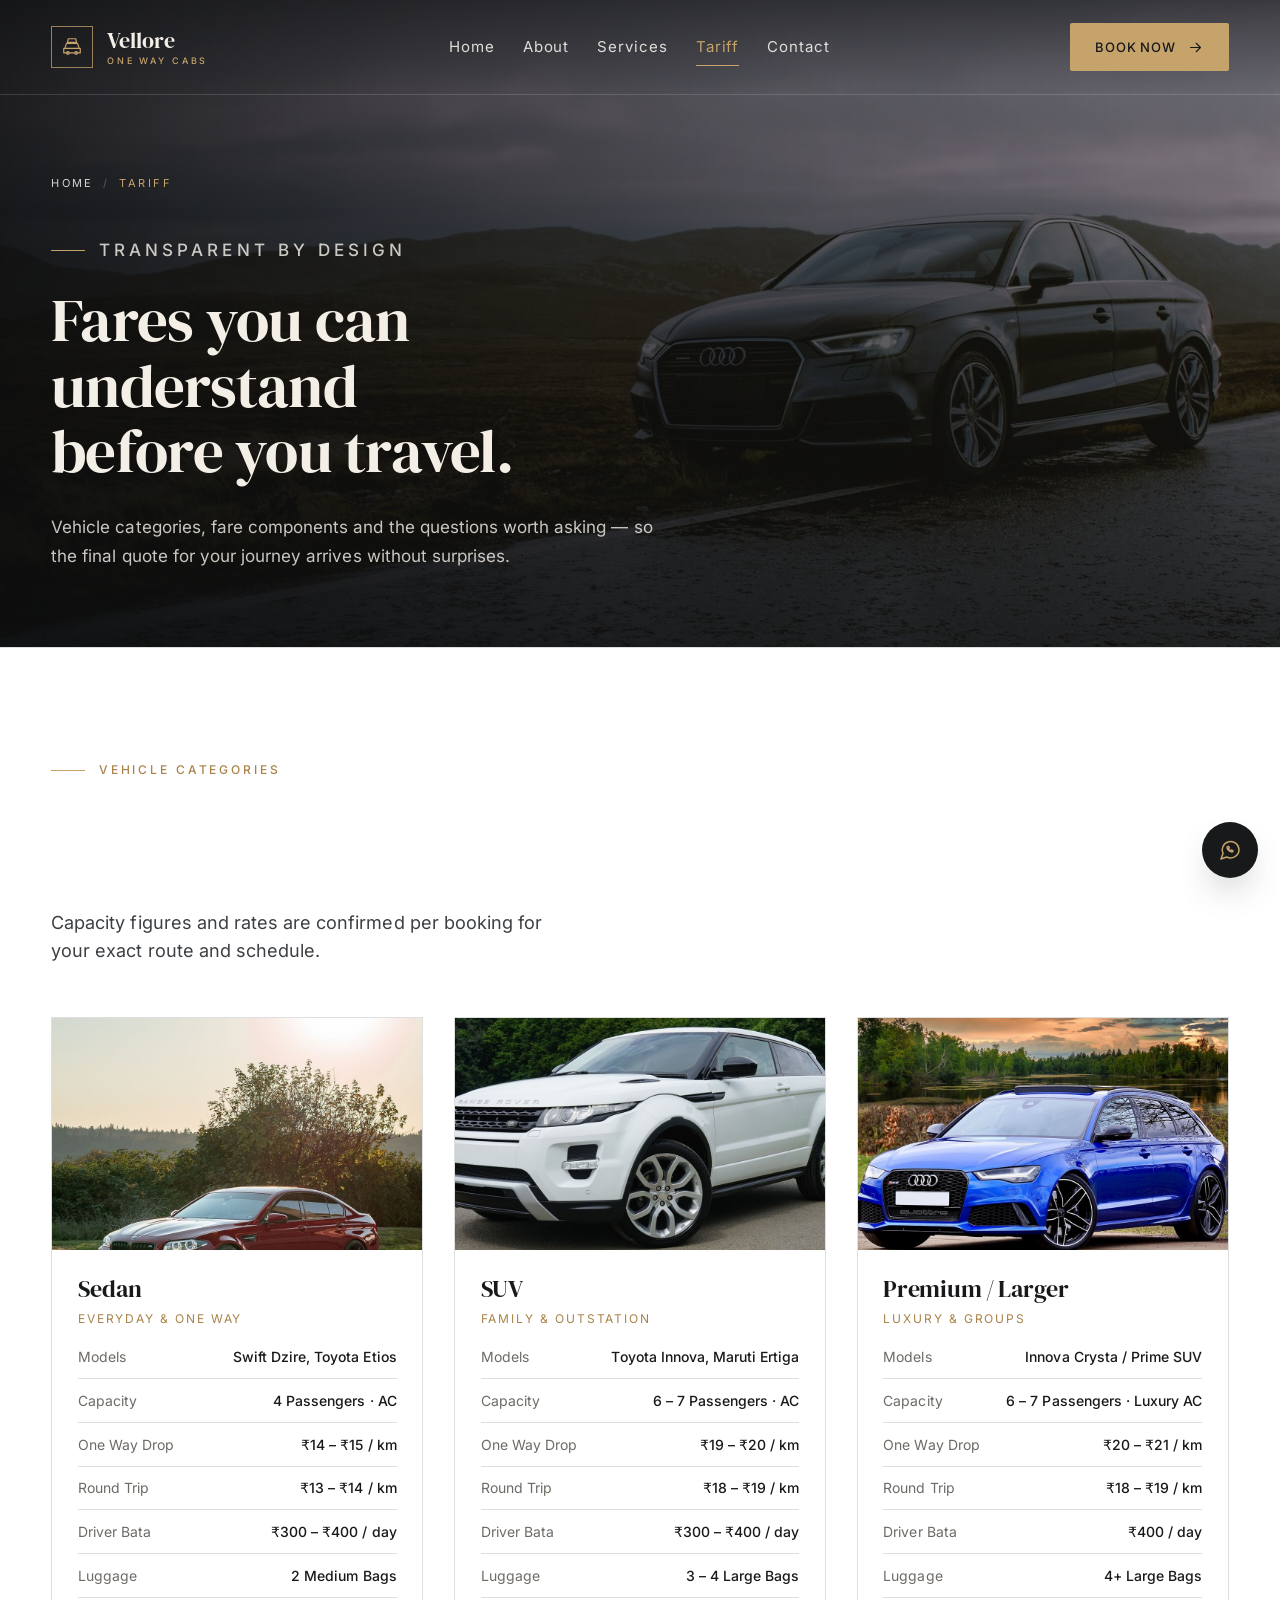
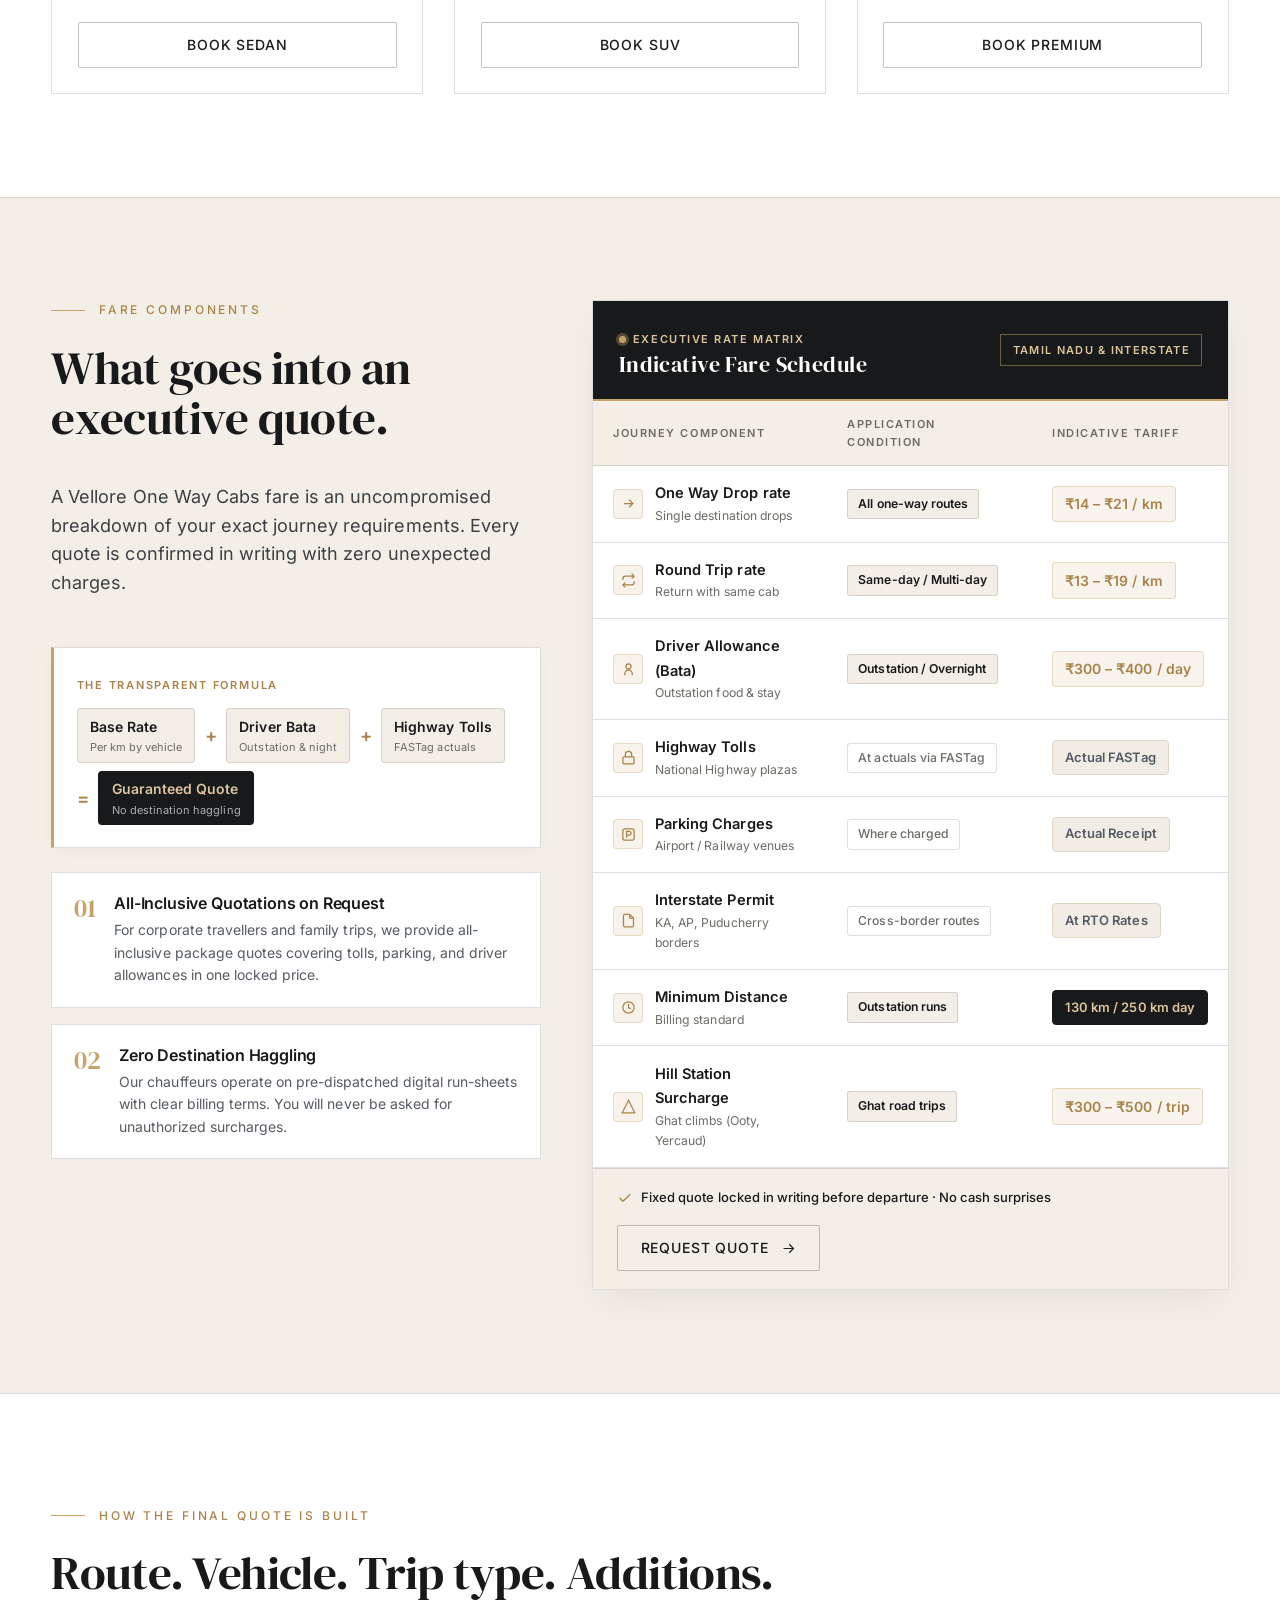
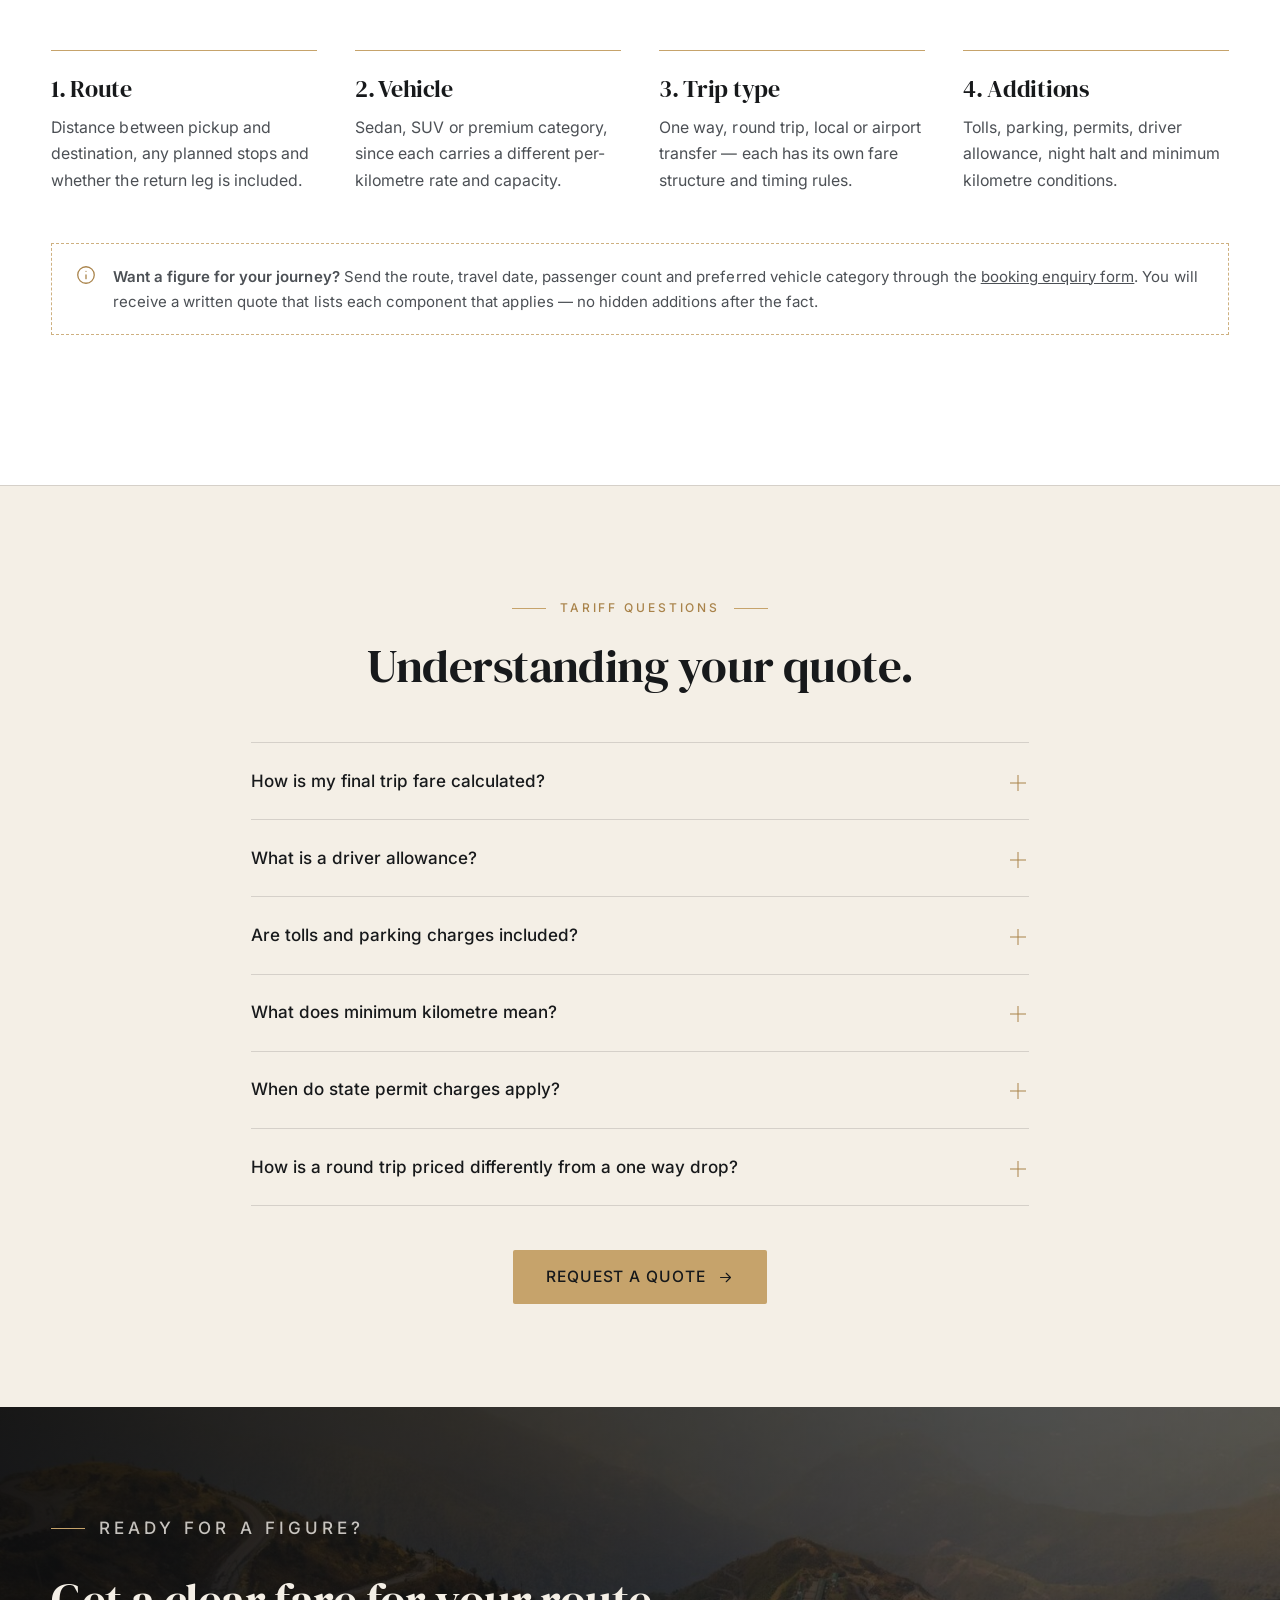
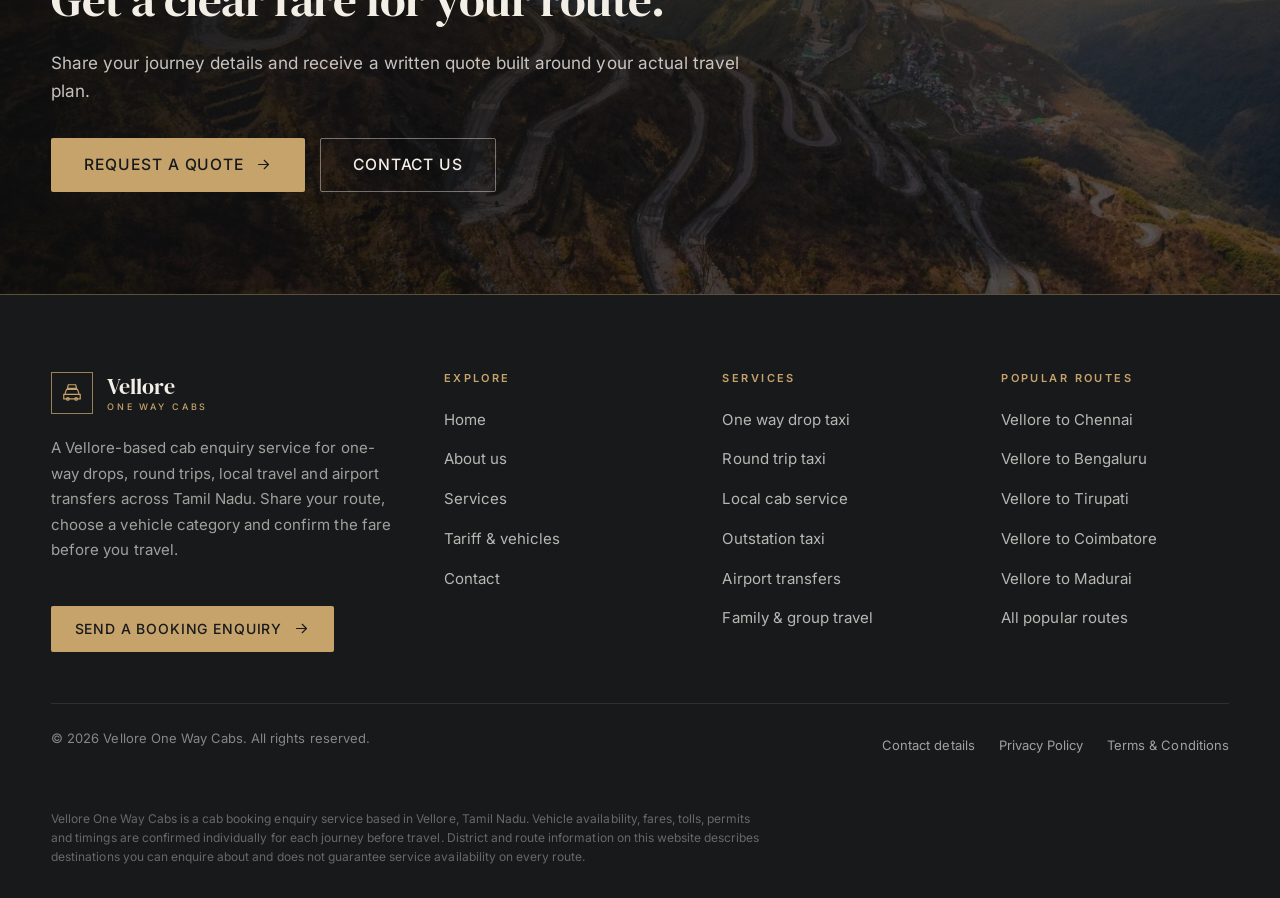
<file: tariff.html>
<!DOCTYPE html>
<html lang="en-IN">
<head>
<meta charset="utf-8">
<meta name="viewport" content="width=device-width, initial-scale=1, viewport-fit=cover">
<title>Cab Tariff from Vellore | Fare Guidance & Vehicle Categories</title>
<meta name="description" content="Understand how cab fares from Vellore are built: rate per kilometre, driver allowance, tolls, parking, permits and minimum kilometre conditions. Vehicle categories and quote requests.">
<meta name="keywords" content="Vellore cab tariff, Vellore taxi fare, one way taxi fare Vellore, Vellore cab rates, outstation taxi fare Vellore, Vellore airport taxi fare">
<meta name="author" content="Vellore One Way Cabs">
<meta name="robots" content="index, follow, max-image-preview:large, max-snippet:-1, max-video-preview:-1">
<link rel="canonical" href="https://velloreonewaycabs.com/tariff.html">
<meta name="theme-color" content="#17191B">

<!-- Open Graph -->
<meta property="og:type" content="website">
<meta property="og:site_name" content="Vellore One Way Cabs">
<meta property="og:locale" content="en_IN">
<meta property="og:title" content="Cab tariff guidance from Vellore — how fares are built">
<meta property="og:description" content="Vehicle categories, fare components and quote guidance for cab journeys from Vellore. Rates are confirmed per journey.">
<meta property="og:image" content="https://velloreonewaycabs.com/assets/og/tariff.jpg">
<meta property="og:image:width" content="1200">
<meta property="og:image:height" content="630">
<meta property="og:image:alt" content="Vellore One Way Cabs — premium cab travel from Vellore, Tamil Nadu">
<meta property="og:url" content="https://velloreonewaycabs.com/tariff.html">

<!-- Twitter -->
<meta name="twitter:card" content="summary_large_image">
<meta name="twitter:title" content="Cab tariff guidance from Vellore — how fares are built">
<meta name="twitter:description" content="Vehicle categories, fare components and quote guidance for cab journeys from Vellore. Rates are confirmed per journey.">
<meta name="twitter:image" content="https://velloreonewaycabs.com/assets/og/tariff.jpg">
<meta name="twitter:image:alt" content="Vellore One Way Cabs — premium cab travel from Vellore, Tamil Nadu">

<!-- Icons -->
<link rel="icon" type="image/svg+xml" href="assets/favicon.svg">
<link rel="apple-touch-icon" href="assets/apple-touch-icon.png">

<!-- Fonts (self-hosted) -->
<link rel="preload" href="assets/fonts/DMSerifDisplay-400.woff2" as="font" type="font/woff2" crossorigin>
<link rel="preload" href="assets/fonts/Inter-400.woff2" as="font" type="font/woff2" crossorigin>
<link rel="stylesheet" href="css/style.css">

<script type="application/ld+json">
{
  "@context": "https://schema.org",
  "@graph": [
    {
      "@type": "TaxiService",
      "@id": "https://velloreonewaycabs.com/#business",
      "name": "Vellore One Way Cabs",
      "url": "https://velloreonewaycabs.com/",
      "image": "https://velloreonewaycabs.com/assets/og/tariff.jpg",
      "description": "Vellore One Way Cabs is a Vellore-based cab booking enquiry service for one way drop taxis, round trips, local rides, outstation journeys and airport transfers across Tamil Nadu.",
      "areaServed": [
        {
          "@type": "City",
          "name": "Vellore"
        },
        {
          "@type": "State",
          "name": "Tamil Nadu"
        },
        {
          "@type": "Country",
          "name": "India"
        }
      ],
      "address": {
        "@type": "PostalAddress",
        "streetAddress": "474/1, Kazhani Kaatu Street, Karugambathur",
        "addressLocality": "Vellore",
        "postalCode": "632013",
        "addressRegion": "Tamil Nadu",
        "addressCountry": "IN"
      },
      "telephone": "+919042209448",
      "knowsLanguage": [
        "en",
        "ta"
      ],
      "sameAs": []
    },
    {
      "@type": "WebPage",
      "@id": "https://velloreonewaycabs.com/tariff.html#webpage",
      "url": "https://velloreonewaycabs.com/tariff.html",
      "name": "Cab Tariff from Vellore | Fare Guidance & Vehicle Categories",
      "description": "Understand how cab fares from Vellore are built: rate per kilometre, driver allowance, tolls, parking, permits and minimum kilometre conditions. Vehicle categories and quote requests.",
      "isPartOf": {
        "@id": "https://velloreonewaycabs.com/#website"
      },
      "inLanguage": "en-IN"
    },
    {
      "@type": "OfferCatalog",
      "name": "Cab vehicle categories and fare components from Vellore",
      "url": "https://velloreonewaycabs.com/tariff.html",
      "provider": {
        "@id": "https://velloreonewaycabs.com/#business"
      },
      "itemListElement": [
        {
          "@type": "OfferCatalog",
          "name": "Sedan",
          "description": "Everyday travel for smaller groups, city runs and light-luggage one way drops. Indicative rate from ₹14/km."
        },
        {
          "@type": "OfferCatalog",
          "name": "SUV",
          "description": "Family travel, outstation journeys and additional luggage. Indicative rate from ₹19/km."
        },
        {
          "@type": "OfferCatalog",
          "name": "Premium / Larger Vehicle",
          "description": "Enquiry-based larger vehicles and premium occasions. Indicative rate from ₹20/km."
        },
        {
          "@type": "OfferCatalog",
          "name": "Fare components",
          "description": "Rate per kilometre, driver allowance, tolls, parking, state permit charges and minimum kilometre conditions."
        }
      ]
    },
    {
      "@type": "FAQPage",
      "@id": "https://velloreonewaycabs.com/tariff.html#faq",
      "mainEntity": [
        {
          "@type": "Question",
          "name": "How is my final trip fare calculated?",
          "acceptedAnswer": {
            "@type": "Answer",
            "text": "Your fare is calculated transparently based on the actual distance travelled, vehicle category (Sedan, SUV or Premium), journey type (one-way drop or round trip), and applicable highway tolls or state permits."
          }
        },
        {
          "@type": "Question",
          "name": "What is a driver allowance?",
          "acceptedAnswer": {
            "@type": "Answer",
            "text": "A driver allowance is a daily amount that covers the driver's food, stay and time away from home on longer journeys. It is common on outstation and multi-day round trips and is usually quoted separately from the per-kilometre rate."
          }
        },
        {
          "@type": "Question",
          "name": "Are tolls and parking charges included?",
          "acceptedAnswer": {
            "@type": "Answer",
            "text": "They are included only when the quote says so. On most outstation and airport journeys tolls and parking are either estimated in the total or billed as actuals with receipts. Ask for an all-inclusive quote if you prefer one fixed figure."
          }
        },
        {
          "@type": "Question",
          "name": "What does minimum kilometre mean?",
          "acceptedAnswer": {
            "@type": "Answer",
            "text": "Many one way and outstation bookings carry a minimum running condition — for example a minimum number of kilometres per day, or per trip. If your journey is shorter than the minimum, the minimum applies. The applicable condition for your route is confirmed in the quote."
          }
        },
        {
          "@type": "Question",
          "name": "When do state permit charges apply?",
          "acceptedAnswer": {
            "@type": "Answer",
            "text": "Permits are required for some interstate journeys and a few restricted routes. Where a permit is needed, the charge is shown as a separate line in the quote rather than hidden inside the kilometre rate."
          }
        },
        {
          "@type": "Question",
          "name": "How is a round trip priced differently from a one way drop?",
          "acceptedAnswer": {
            "@type": "Answer",
            "text": "A one way drop is priced on the distance covered in a single direction. A round trip is priced on the full running distance plus driver allowance, and may include a night halt charge for multi-day journeys. Waiting time policies are confirmed with the quote."
          }
        }
      ]
    },
    {
      "@type": "BreadcrumbList",
      "itemListElement": [
        {
          "@type": "ListItem",
          "position": 1,
          "name": "Home",
          "item": "https://velloreonewaycabs.com/index.html"
        },
        {
          "@type": "ListItem",
          "position": 2,
          "name": "Tariff",
          "item": "https://velloreonewaycabs.com/tariff.html"
        }
      ]
    }
  ]
}
</script>
</head>
<body class="">
<a class="skip-link" href="#main">Skip to content</a>

<header class="site-header" id="siteHeader">
  <div class="container">
    <nav class="nav" aria-label="Primary">
      <a class="brand" href="index.html" aria-label="Vellore One Way Cabs — home">
        <span class="brand__mark" aria-hidden="true"><svg viewBox="0 0 24 24" fill="none" stroke="currentColor" stroke-width="1.4" stroke-linecap="round" stroke-linejoin="round" aria-hidden="true"><path d="M8 3h8l1 4h-10z"/><path d="M4.5 12.5 6 8h12l1.5 4.5"/><path d="M3 13.5h18v5H3z"/><circle cx="7.5" cy="18.5" r="1.4"/><circle cx="16.5" cy="18.5" r="1.4"/></svg></span>
        <span class="brand__text">
          <span class="brand__name">Vellore</span>
          <span class="brand__sub">One Way Cabs</span>
        </span>
      </a>
      <ul class="nav__links">
          <li><a class="nav__link" href="index.html">Home</a></li>
          <li><a class="nav__link" href="about.html">About</a></li>
          <li><a class="nav__link" href="services.html">Services</a></li>
          <li><a class="nav__link is-active" href="tariff.html" aria-current="page">Tariff</a></li>
          <li><a class="nav__link" href="contact.html">Contact</a></li>
      </ul>
      <div class="nav__actions">
        <a class="btn btn--sm nav__cta" href="https://wa.me/919042209448?text=Hello%20Vellore%20One%20Way%20Cabs%2C%20I%20would%20like%20to%20book%20a%20cab" target="_blank" rel="noopener">Book Now <svg viewBox="0 0 24 24" fill="none" stroke="currentColor" stroke-width="1.6" stroke-linecap="round" stroke-linejoin="round" aria-hidden="true"><path d="M5 12h14M13 6l6 6-6 6"/></svg></a>
        <button class="nav__toggle" type="button" aria-label="Open menu" aria-expanded="false" aria-controls="navDrawer">
          <span></span><span></span><span></span>
        </button>
      </div>
    </nav>
  </div>
  <div class="nav__drawer" id="navDrawer" aria-hidden="true">
    <div class="container">
      <div class="nav__drawer-head">
        <p class="nav__drawer-meta">Menu</p>
        <button class="nav__drawer-close" type="button" aria-label="Close menu">
          <svg viewBox="0 0 24 24" fill="none" stroke="currentColor" stroke-width="2" stroke-linecap="round" stroke-linejoin="round" aria-hidden="true"><line x1="18" y1="6" x2="6" y2="18"/><line x1="6" y1="6" x2="18" y2="18"/></svg>
        </button>
      </div>
      <ul>
          <li><a class="nav__drawer-link" href="index.html"><span>01</span>Home</a></li>
          <li><a class="nav__drawer-link" href="about.html"><span>02</span>About</a></li>
          <li><a class="nav__drawer-link" href="services.html"><span>03</span>Services</a></li>
          <li><a class="nav__drawer-link is-active" href="tariff.html"><span>04</span>Tariff</a></li>
          <li><a class="nav__drawer-link" href="contact.html"><span>05</span>Contact</a></li>
      </ul>
      <div class="nav__drawer-foot">
        <a class="btn" href="https://wa.me/919042209448?text=Hello%20Vellore%20One%20Way%20Cabs%2C%20I%20would%20like%20to%20plan%20a%20journey" target="_blank" rel="noopener">Plan your journey <svg viewBox="0 0 24 24" fill="none" stroke="currentColor" stroke-width="1.6" stroke-linecap="round" stroke-linejoin="round" aria-hidden="true"><path d="M5 12h14M13 6l6 6-6 6"/></svg></a>
        <a class="btn btn--ghost" href="contact.html">Contact the team</a>
      </div>
    </div>
  </div>
</header>

<main id="main">
  <section class="page-hero" aria-labelledby="page-title">
    <div class="page-hero__media" aria-hidden="true">
      <img src="assets/images/hero-tariff.jpg" alt="" width="1600" height="900" fetchpriority="high" decoding="async">
    </div>
    <div class="container page-hero__inner">
      <nav class="breadcrumb" aria-label="Breadcrumb">
        <a href="index.html">Home</a><span class="sep" aria-hidden="true">/</span><span aria-current="page">Tariff</span>
      </nav>
      <p class="eyebrow">Transparent by design</p>
      <h1 id="page-title">Fares you can understand before you travel.</h1>
      <p>Vehicle categories, fare components and the questions worth asking — so the final quote for your
        journey arrives without surprises.</p>
    </div>
  </section>

  <section class="section section--white">
    <div class="container">
      <div class="section-head section-head--split">
        <div>
          <p class="eyebrow" data-reveal>Vehicle categories</p>
          <h2 data-reveal data-delay="60">Three categories, matched to the journey.</h2>
        </div>
        <p class="lede" data-reveal data-delay="120" style="max-width:46ch">Capacity figures and rates are confirmed per booking for your exact route and schedule.</p>
      </div>

      <div class="vehicle-tariff-grid">
        <article class="vehicle-tariff" data-reveal>
          <div class="vehicle-tariff__media">
            <img src="assets/images/vehicle-sedan.jpg" alt="Sedan category vehicle used for one way drops and city journeys from Vellore" width="1000" height="700" loading="lazy" decoding="async">
          </div>
          <div class="vehicle-tariff__body">
            <h3>Sedan</h3>
            <p class="vehicle-tariff__sub">Everyday &amp; One Way</p>
            <dl>
              <div><dt>Models</dt><dd>Swift Dzire, Toyota Etios</dd></div>
              <div><dt>Capacity</dt><dd>4 Passengers &middot; AC</dd></div>
              <div><dt>One Way Drop</dt><dd>₹14 – ₹15 / km</dd></div>
              <div><dt>Round Trip</dt><dd>₹13 – ₹14 / km</dd></div>
              <div><dt>Driver Bata</dt><dd>₹300 – ₹400 / day</dd></div>
              <div><dt>Luggage</dt><dd>2 Medium Bags</dd></div>
            </dl>
            <a class="btn btn--outline btn--sm" href="https://wa.me/919042209448?text=Hello%20Vellore%20One%20Way%20Cabs%2C%20I%20would%20like%20to%20book%20a%20Sedan%20cab" target="_blank" rel="noopener">Book Sedan</a>
          </div>
        </article>
        <article class="vehicle-tariff" data-reveal data-delay="90">
          <div class="vehicle-tariff__media">
            <img src="assets/images/vehicle-suv.jpg" alt="SUV category vehicle used for family and outstation cab journeys from Vellore" width="1000" height="700" loading="lazy" decoding="async">
          </div>
          <div class="vehicle-tariff__body">
            <h3>SUV</h3>
            <p class="vehicle-tariff__sub">Family &amp; Outstation</p>
            <dl>
              <div><dt>Models</dt><dd>Toyota Innova, Maruti Ertiga</dd></div>
              <div><dt>Capacity</dt><dd>6 – 7 Passengers &middot; AC</dd></div>
              <div><dt>One Way Drop</dt><dd>₹19 – ₹20 / km</dd></div>
              <div><dt>Round Trip</dt><dd>₹18 – ₹19 / km</dd></div>
              <div><dt>Driver Bata</dt><dd>₹300 – ₹400 / day</dd></div>
              <div><dt>Luggage</dt><dd>3 – 4 Large Bags</dd></div>
            </dl>
            <a class="btn btn--outline btn--sm" href="https://wa.me/919042209448?text=Hello%20Vellore%20One%20Way%20Cabs%2C%20I%20would%20like%20to%20book%20an%20SUV%20cab" target="_blank" rel="noopener">Book SUV</a>
          </div>
        </article>
        <article class="vehicle-tariff" data-reveal data-delay="180">
          <div class="vehicle-tariff__media">
            <img src="assets/images/vehicle-premium.jpg" alt="Premium or larger vehicle category available on enquiry from Vellore" width="1000" height="700" loading="lazy" decoding="async">
          </div>
          <div class="vehicle-tariff__body">
            <h3>Premium / Larger</h3>
            <p class="vehicle-tariff__sub">Luxury &amp; Groups</p>
            <dl>
              <div><dt>Models</dt><dd>Innova Crysta / Prime SUV</dd></div>
              <div><dt>Capacity</dt><dd>6 – 7 Passengers &middot; Luxury AC</dd></div>
              <div><dt>One Way Drop</dt><dd>₹20 – ₹21 / km</dd></div>
              <div><dt>Round Trip</dt><dd>₹18 – ₹19 / km</dd></div>
              <div><dt>Driver Bata</dt><dd>₹400 / day</dd></div>
              <div><dt>Luggage</dt><dd>4+ Large Bags</dd></div>
            </dl>
            <a class="btn btn--outline btn--sm" href="https://wa.me/919042209448?text=Hello%20Vellore%20One%20Way%20Cabs%2C%20I%20would%20like%20to%20book%20a%20Premium%20cab" target="_blank" rel="noopener">Book Premium</a>
          </div>
        </article>
      </div>
    </div>
  </section>

  <section class="section section--ivory" id="fare-components">
    <div class="container">
      <div class="quote-anatomy-grid">
        <!-- Left Side: Editorial Anatomy & Principles -->
        <div class="quote-intro" data-reveal>
          <p class="eyebrow">Fare components</p>
          <h2 data-reveal data-delay="60">What goes into an executive quote.</h2>
          <p class="lede" data-reveal data-delay="100" style="margin-top:1rem">A Vellore One Way Cabs fare is an uncompromised breakdown of your exact journey requirements. Every quote is confirmed in writing with zero unexpected charges.</p>
          
          <div class="quote-equation-card" data-reveal data-delay="140">
            <span class="quote-equation-tag">The Transparent Formula</span>
            <div class="quote-equation-flow">
              <div class="flow-pill"><span>Base Rate</span><small>Per km by vehicle</small></div>
              <span class="flow-plus">+</span>
              <div class="flow-pill"><span>Driver Bata</span><small>Outstation &amp; night</small></div>
              <span class="flow-plus">+</span>
              <div class="flow-pill"><span>Highway Tolls</span><small>FASTag actuals</small></div>
              <span class="flow-equals">=</span>
              <div class="flow-total"><span>Guaranteed Quote</span><small>No destination haggling</small></div>
            </div>
          </div>

          <div class="quote-pillars" data-reveal data-delay="180">
            <div class="quote-pillar-item">
              <div class="quote-pillar-item__num">01</div>
              <div>
                <h4>All-Inclusive Quotations on Request</h4>
                <p>For corporate travellers and family trips, we provide all-inclusive package quotes covering tolls, parking, and driver allowances in one locked price.</p>
              </div>
            </div>

            <div class="quote-pillar-item">
              <div class="quote-pillar-item__num">02</div>
              <div>
                <h4>Zero Destination Haggling</h4>
                <p>Our chauffeurs operate on pre-dispatched digital run-sheets with clear billing terms. You will never be asked for unauthorized surcharges.</p>
              </div>
            </div>
          </div>
        </div>

        <!-- Right Side: Luxury Rate Matrix Panel -->
        <div class="matrix-card" data-reveal data-delay="80">
          <div class="matrix-card__header">
            <div>
              <span class="matrix-status-badge">
                <span class="gold-pulse" aria-hidden="true"></span>
                Executive Rate Matrix
              </span>
              <h3 class="matrix-card__title">Indicative Fare Schedule</h3>
            </div>
            <span class="matrix-tag">Tamil Nadu &amp; Interstate</span>
          </div>

          <div class="matrix-card__body">
            <table class="tariff-matrix-table">
              <thead>
                <tr>
                  <th scope="col">Journey Component</th>
                  <th scope="col">Application Condition</th>
                  <th scope="col">Indicative Tariff</th>
                </tr>
              </thead>
              <tbody>
                <tr>
                  <td>
                    <div class="matrix-item">
                      <span class="matrix-item__icon" aria-hidden="true"><svg width="15" height="15" viewBox="0 0 24 24" fill="none" stroke="currentColor" stroke-width="2"><path d="M5 12h14M13 6l6 6-6 6"/></svg></span>
                      <div>
                        <strong>One Way Drop rate</strong>
                        <span class="matrix-item__sub">Single destination drops</span>
                      </div>
                    </div>
                  </td>
                  <td><span class="matrix-rule">All one-way routes</span></td>
                  <td><span class="gold-price-badge">₹14 – ₹21 / km</span></td>
                </tr>
                <tr>
                  <td>
                    <div class="matrix-item">
                      <span class="matrix-item__icon" aria-hidden="true"><svg width="15" height="15" viewBox="0 0 24 24" fill="none" stroke="currentColor" stroke-width="2"><polyline points="17 1 21 5 17 9"/><path d="M3 11V9a4 4 0 0 1 4-4h14"/><polyline points="7 23 3 19 7 15"/><path d="M21 13v2a4 4 0 0 1-4 4H3"/></svg></span>
                      <div>
                        <strong>Round Trip rate</strong>
                        <span class="matrix-item__sub">Return with same cab</span>
                      </div>
                    </div>
                  </td>
                  <td><span class="matrix-rule">Same-day / Multi-day</span></td>
                  <td><span class="gold-price-badge">₹13 – ₹19 / km</span></td>
                </tr>
                <tr>
                  <td>
                    <div class="matrix-item">
                      <span class="matrix-item__icon" aria-hidden="true"><svg width="15" height="15" viewBox="0 0 24 24" fill="none" stroke="currentColor" stroke-width="2"><circle cx="12" cy="7" r="4"/><path d="M6 21v-2a6 6 0 0 1 12 0v2"/></svg></span>
                      <div>
                        <strong>Driver Allowance (Bata)</strong>
                        <span class="matrix-item__sub">Outstation food &amp; stay</span>
                      </div>
                    </div>
                  </td>
                  <td><span class="matrix-rule">Outstation / Overnight</span></td>
                  <td><span class="gold-price-badge">₹300 – ₹400 / day</span></td>
                </tr>
                <tr>
                  <td>
                    <div class="matrix-item">
                      <span class="matrix-item__icon" aria-hidden="true"><svg width="15" height="15" viewBox="0 0 24 24" fill="none" stroke="currentColor" stroke-width="2"><rect x="3" y="11" width="18" height="11" rx="2"/><path d="M7 11V7a5 5 0 0 1 10 0v4"/></svg></span>
                      <div>
                        <strong>Highway Tolls</strong>
                        <span class="matrix-item__sub">National Highway plazas</span>
                      </div>
                    </div>
                  </td>
                  <td><span class="matrix-rule matrix-rule--plain">At actuals via FASTag</span></td>
                  <td><span class="gold-price-badge gold-price-badge--actual">Actual FASTag</span></td>
                </tr>
                <tr>
                  <td>
                    <div class="matrix-item">
                      <span class="matrix-item__icon" aria-hidden="true"><svg width="15" height="15" viewBox="0 0 24 24" fill="none" stroke="currentColor" stroke-width="2"><rect x="3" y="3" width="18" height="18" rx="3"/><path d="M9 17V7h4a3 3 0 0 1 0 6H9"/></svg></span>
                      <div>
                        <strong>Parking Charges</strong>
                        <span class="matrix-item__sub">Airport / Railway venues</span>
                      </div>
                    </div>
                  </td>
                  <td><span class="matrix-rule matrix-rule--plain">Where charged</span></td>
                  <td><span class="gold-price-badge gold-price-badge--actual">Actual Receipt</span></td>
                </tr>
                <tr>
                  <td>
                    <div class="matrix-item">
                      <span class="matrix-item__icon" aria-hidden="true"><svg width="15" height="15" viewBox="0 0 24 24" fill="none" stroke="currentColor" stroke-width="2"><path d="M14 2H6a2 2 0 0 0-2 2v16a2 2 0 0 0 2 2h12a2 2 0 0 0 2-2V8z"/><polyline points="14 2 14 8 20 8"/></svg></span>
                      <div>
                        <strong>Interstate Permit</strong>
                        <span class="matrix-item__sub">KA, AP, Puducherry borders</span>
                      </div>
                    </div>
                  </td>
                  <td><span class="matrix-rule matrix-rule--plain">Cross-border routes</span></td>
                  <td><span class="gold-price-badge gold-price-badge--actual">At RTO Rates</span></td>
                </tr>
                <tr>
                  <td>
                    <div class="matrix-item">
                      <span class="matrix-item__icon" aria-hidden="true"><svg width="15" height="15" viewBox="0 0 24 24" fill="none" stroke="currentColor" stroke-width="2"><circle cx="12" cy="12" r="9"/><polyline points="12 6 12 12 16 14"/></svg></span>
                      <div>
                        <strong>Minimum Distance</strong>
                        <span class="matrix-item__sub">Billing standard</span>
                      </div>
                    </div>
                  </td>
                  <td><span class="matrix-rule">Outstation runs</span></td>
                  <td><span class="gold-price-badge gold-price-badge--highlight">130 km / 250 km day</span></td>
                </tr>
                <tr>
                  <td>
                    <div class="matrix-item">
                      <span class="matrix-item__icon" aria-hidden="true"><svg width="15" height="15" viewBox="0 0 24 24" fill="none" stroke="currentColor" stroke-width="2"><polygon points="12 2 2 22 22 22"/></svg></span>
                      <div>
                        <strong>Hill Station Surcharge</strong>
                        <span class="matrix-item__sub">Ghat climbs (Ooty, Yercaud)</span>
                      </div>
                    </div>
                  </td>
                  <td><span class="matrix-rule">Ghat road trips</span></td>
                  <td><span class="gold-price-badge">₹300 – ₹500 / trip</span></td>
                </tr>
              </tbody>
            </table>
          </div>

          <div class="matrix-card__footer">
            <div class="matrix-footer-text">
              <svg width="16" height="16" viewBox="0 0 24 24" fill="none" stroke="currentColor" stroke-width="2" aria-hidden="true"><polyline points="20 6 9 17 4 12"/></svg>
              <span>Fixed quote locked in writing before departure &middot; No cash surprises</span>
            </div>
            <a class="btn btn--outline btn--sm" href="https://wa.me/919042209448?text=Hello%20Vellore%20One%20Way%20Cabs%2C%20I%20would%20like%20to%20request%20a%20fare%20quote" target="_blank" rel="noopener">Request Quote <svg viewBox="0 0 24 24" fill="none" stroke="currentColor" stroke-width="2" aria-hidden="true"><path d="M5 12h14M13 6l6 6-6 6"/></svg></a>
          </div>
        </div>
      </div>
    </div>
  </section>

  <section class="section section--white">
    <div class="container">
      <div class="section-head">
        <p class="eyebrow" data-reveal>How the final quote is built</p>
        <h2 data-reveal data-delay="60">Route. Vehicle. Trip type. Additions.</h2>
      </div>
      <div class="grid grid--4">
        <article class="value-card" data-reveal><h3>1. Route</h3><p>Distance between pickup and destination, any planned stops and whether the return leg is included.</p></article>
        <article class="value-card" data-reveal data-delay="80"><h3>2. Vehicle</h3><p>Sedan, SUV or premium category, since each carries a different per-kilometre rate and capacity.</p></article>
        <article class="value-card" data-reveal data-delay="160"><h3>3. Trip type</h3><p>One way, round trip, local or airport transfer — each has its own fare structure and timing rules.</p></article>
        <article class="value-card" data-reveal data-delay="240"><h3>4. Additions</h3><p>Tolls, parking, permits, driver allowance, night halt and minimum kilometre conditions.</p></article>
      </div>
      <div class="tariff-note" style="margin-top:3rem" data-reveal>
        <svg viewBox="0 0 24 24" fill="none" stroke="currentColor" stroke-width="1.4" stroke-linecap="round" stroke-linejoin="round" aria-hidden="true"><circle cx="12" cy="12" r="9"/><path d="M12 16v-4M12 8h.01"/></svg>
        <p><strong>Want a figure for your journey?</strong> Send the route, travel date, passenger count and preferred
          vehicle category through the <a href="https://wa.me/919042209448?text=Hello%20Vellore%20One%20Way%20Cabs%2C%20I%20would%20like%20to%20book%20a%20cab" target="_blank" rel="noopener" style="text-decoration:underline">booking enquiry form</a>.
          You will receive a written quote that lists each component that applies — no hidden additions after the fact.</p>
      </div>
    </div>
  </section>

  <section class="section section--ivory">
    <div class="container container--narrow">
      <div class="section-head section-head--center">
        <p class="eyebrow eyebrow--center" data-reveal>Tariff questions</p>
        <h2 data-reveal data-delay="60">Understanding your quote.</h2>
      </div>
      <div class="faq" data-reveal>
        <div class="faq__item">
          <h3 style="margin:0">
            <button class="faq__q" type="button" aria-expanded="false" aria-controls="tar-faq-0" id="tar-q-0">
              <span>How is my final trip fare calculated?</span><span class="faq__icon" aria-hidden="true"></span>
            </button>
          </h3>
          <div class="faq__a" id="tar-faq-0" role="region" aria-labelledby="tar-q-0">
            <div class="faq__a-inner"><p>Your fare is calculated transparently based on the actual distance travelled, vehicle category (Sedan, SUV or Premium), journey type (one-way drop or round trip), and applicable highway tolls or state permits. For one-way drops, you only pay for the one-way distance with no return fare charges.</p></div>
          </div>
        </div>

        <div class="faq__item">
          <h3 style="margin:0">
            <button class="faq__q" type="button" aria-expanded="false" aria-controls="tar-faq-1" id="tar-q-1">
              <span>What is a driver allowance?</span><span class="faq__icon" aria-hidden="true"></span>
            </button>
          </h3>
          <div class="faq__a" id="tar-faq-1" role="region" aria-labelledby="tar-q-1">
            <div class="faq__a-inner"><p>A driver allowance is a daily amount that covers the driver's food, stay and time away from home on longer journeys. It is common on outstation and multi-day round trips and is usually quoted separately from the per-kilometre rate.</p></div>
          </div>
        </div>

        <div class="faq__item">
          <h3 style="margin:0">
            <button class="faq__q" type="button" aria-expanded="false" aria-controls="tar-faq-2" id="tar-q-2">
              <span>Are tolls and parking charges included?</span><span class="faq__icon" aria-hidden="true"></span>
            </button>
          </h3>
          <div class="faq__a" id="tar-faq-2" role="region" aria-labelledby="tar-q-2">
            <div class="faq__a-inner"><p>They are included only when the quote says so. On most outstation and airport journeys tolls and parking are either estimated in the total or billed as actuals with receipts. Ask for an all-inclusive quote if you prefer one fixed figure.</p></div>
          </div>
        </div>

        <div class="faq__item">
          <h3 style="margin:0">
            <button class="faq__q" type="button" aria-expanded="false" aria-controls="tar-faq-3" id="tar-q-3">
              <span>What does minimum kilometre mean?</span><span class="faq__icon" aria-hidden="true"></span>
            </button>
          </h3>
          <div class="faq__a" id="tar-faq-3" role="region" aria-labelledby="tar-q-3">
            <div class="faq__a-inner"><p>Many one way and outstation bookings carry a minimum running condition — for example a minimum number of kilometres per day, or per trip. If your journey is shorter than the minimum, the minimum applies. The applicable condition for your route is confirmed in the quote.</p></div>
          </div>
        </div>

        <div class="faq__item">
          <h3 style="margin:0">
            <button class="faq__q" type="button" aria-expanded="false" aria-controls="tar-faq-4" id="tar-q-4">
              <span>When do state permit charges apply?</span><span class="faq__icon" aria-hidden="true"></span>
            </button>
          </h3>
          <div class="faq__a" id="tar-faq-4" role="region" aria-labelledby="tar-q-4">
            <div class="faq__a-inner"><p>Permits are required for some interstate journeys and a few restricted routes. Where a permit is needed, the charge is shown as a separate line in the quote rather than hidden inside the kilometre rate.</p></div>
          </div>
        </div>

        <div class="faq__item">
          <h3 style="margin:0">
            <button class="faq__q" type="button" aria-expanded="false" aria-controls="tar-faq-5" id="tar-q-5">
              <span>How is a round trip priced differently from a one way drop?</span><span class="faq__icon" aria-hidden="true"></span>
            </button>
          </h3>
          <div class="faq__a" id="tar-faq-5" role="region" aria-labelledby="tar-q-5">
            <div class="faq__a-inner"><p>A one way drop is priced on the distance covered in a single direction. A round trip is priced on the full running distance plus driver allowance, and may include a night halt charge for multi-day journeys. Waiting time policies are confirmed with the quote.</p></div>
          </div>
        </div>
      </div>
      <p style="text-align:center;margin-top:2.75rem" data-reveal>
        <a class="btn" href="https://wa.me/919042209448?text=Hello%20Vellore%20One%20Way%20Cabs%2C%20I%20would%20like%20to%20request%20a%20fare%20quote" target="_blank" rel="noopener">Request a quote <svg viewBox="0 0 24 24" fill="none" stroke="currentColor" stroke-width="1.6" stroke-linecap="round" stroke-linejoin="round" aria-hidden="true"><path d="M5 12h14M13 6l6 6-6 6"/></svg></a>
      </p>
    </div>
  </section>

  <section class="cta-band" aria-labelledby="tar-cta">
    <div class="cta-band__media" aria-hidden="true">
      <img src="assets/images/cta-home.jpg" alt="" width="1600" height="800" loading="lazy" decoding="async">
    </div>
    <div class="container">
      <div class="cta-band__inner">
        <p class="eyebrow" data-reveal>Ready for a figure?</p>
        <h2 id="tar-cta" data-reveal data-delay="60">Get a clear fare for your route.</h2>
        <p data-reveal data-delay="120">Share your journey details and receive a written quote built around your actual travel plan.</p>
        <div class="hero__actions" data-reveal data-delay="160">
          <a class="btn" href="https://wa.me/919042209448?text=Hello%20Vellore%20One%20Way%20Cabs%2C%20I%20would%20like%20to%20request%20a%20fare%20quote" target="_blank" rel="noopener">Request a quote <svg viewBox="0 0 24 24" fill="none" stroke="currentColor" stroke-width="1.6" stroke-linecap="round" stroke-linejoin="round" aria-hidden="true"><path d="M5 12h14M13 6l6 6-6 6"/></svg></a>
          <a class="btn btn--ghost" href="contact.html">Contact us</a>
        </div>
      </div>
    </div>
  </section>
</main>

<footer class="site-footer">
  <div class="container">
    <div class="footer-top">
      <div class="footer-brand">
        <a class="brand" href="index.html" aria-label="Vellore One Way Cabs — home">
          <span class="brand__mark" aria-hidden="true"><svg viewBox="0 0 24 24" fill="none" stroke="currentColor" stroke-width="1.4" stroke-linecap="round" stroke-linejoin="round" aria-hidden="true"><path d="M8 3h8l1 4h-10z"/><path d="M4.5 12.5 6 8h12l1.5 4.5"/><path d="M3 13.5h18v5H3z"/><circle cx="7.5" cy="18.5" r="1.4"/><circle cx="16.5" cy="18.5" r="1.4"/></svg></span>
          <span class="brand__text">
            <span class="brand__name">Vellore</span>
            <span class="brand__sub">One Way Cabs</span>
          </span>
        </a>
        <p>A Vellore-based cab enquiry service for one-way drops, round trips, local travel and airport transfers across Tamil Nadu. Share your route, choose a vehicle category and confirm the fare before you travel.</p>
        <a class="btn btn--sm" href="https://wa.me/919042209448?text=Hello%20Vellore%20One%20Way%20Cabs%2C%20I%20would%20like%20to%20send%20a%20booking%20enquiry" target="_blank" rel="noopener">Send a booking enquiry <svg viewBox="0 0 24 24" fill="none" stroke="currentColor" stroke-width="1.6" stroke-linecap="round" stroke-linejoin="round" aria-hidden="true"><path d="M5 12h14M13 6l6 6-6 6"/></svg></a>
      </div>
      <div class="footer-col">
        <h3>Explore</h3>
        <ul>
          <li><a href="index.html">Home</a></li>
          <li><a href="about.html">About us</a></li>
          <li><a href="services.html">Services</a></li>
          <li><a href="tariff.html">Tariff &amp; vehicles</a></li>
          <li><a href="contact.html">Contact</a></li>
        </ul>
      </div>
      <div class="footer-col">
        <h3>Services</h3>
        <ul>
          <li><a href="services.html#one-way">One way drop taxi</a></li>
          <li><a href="services.html#round-trip">Round trip taxi</a></li>
          <li><a href="services.html#local">Local cab service</a></li>
          <li><a href="services.html#outstation">Outstation taxi</a></li>
          <li><a href="services.html#airport">Airport transfers</a></li>
          <li><a href="services.html#family">Family &amp; group travel</a></li>
        </ul>
      </div>
      <div class="footer-col">
        <h3>Popular routes</h3>
        <ul>
          <li><a href="index.html#routes">Vellore to Chennai</a></li>
          <li><a href="index.html#routes">Vellore to Bengaluru</a></li>
          <li><a href="index.html#routes">Vellore to Tirupati</a></li>
          <li><a href="index.html#routes">Vellore to Coimbatore</a></li>
          <li><a href="index.html#routes">Vellore to Madurai</a></li>
          <li><a href="index.html#routes">All popular routes</a></li>
        </ul>
      </div>
    </div>
    <div class="footer-bottom">
      <p>&copy; <span data-year>2026</span> Vellore One Way Cabs. All rights reserved.</p>
      <ul>
        <li><a href="contact.html#contact-details">Contact details</a></li>
        <li><a href="privacy.html">Privacy Policy</a></li>
        <li><a href="terms.html">Terms &amp; Conditions</a></li>
      </ul>
    </div>
    <p class="footer-legal">Vellore One Way Cabs is a cab booking enquiry service based in Vellore, Tamil Nadu. Vehicle availability, fares, tolls, permits and timings are confirmed individually for each journey before travel. District and route information on this website describes destinations you can enquire about and does not guarantee service availability on every route.</p>
  </div>
</footer>
<a class="float-call" href="https://wa.me/919042209448?text=Hello%20Vellore%20One%20Way%20Cabs%2C%20I%20would%20like%20to%20book%20a%20cab" target="_blank" rel="noopener" aria-label="Plan a journey on WhatsApp">
  <svg viewBox="0 0 24 24" fill="none" stroke="currentColor" stroke-width="1.5" stroke-linecap="round" stroke-linejoin="round" aria-hidden="true"><path d="M21 11.5a8.4 8.4 0 0 1-12.3 7.5L3 21l2-5.6A8.4 8.4 0 1 1 21 11.5z"/><path d="M9 9.5c0 .8 1 2.4 2 3.2s2.2 1.3 2.9 1.3c.5 0 1-.6 1.1-1.1l-1.6-.9-1 .8c-.7-.3-1.6-1.3-1.9-2l.8-1-.8-1.5c-.6.1-1.5.4-1.5 1.2z"/></svg><span>Plan a journey</span>
</a>
<script src="js/script.js" defer></script>
</body>
</html>
</file>
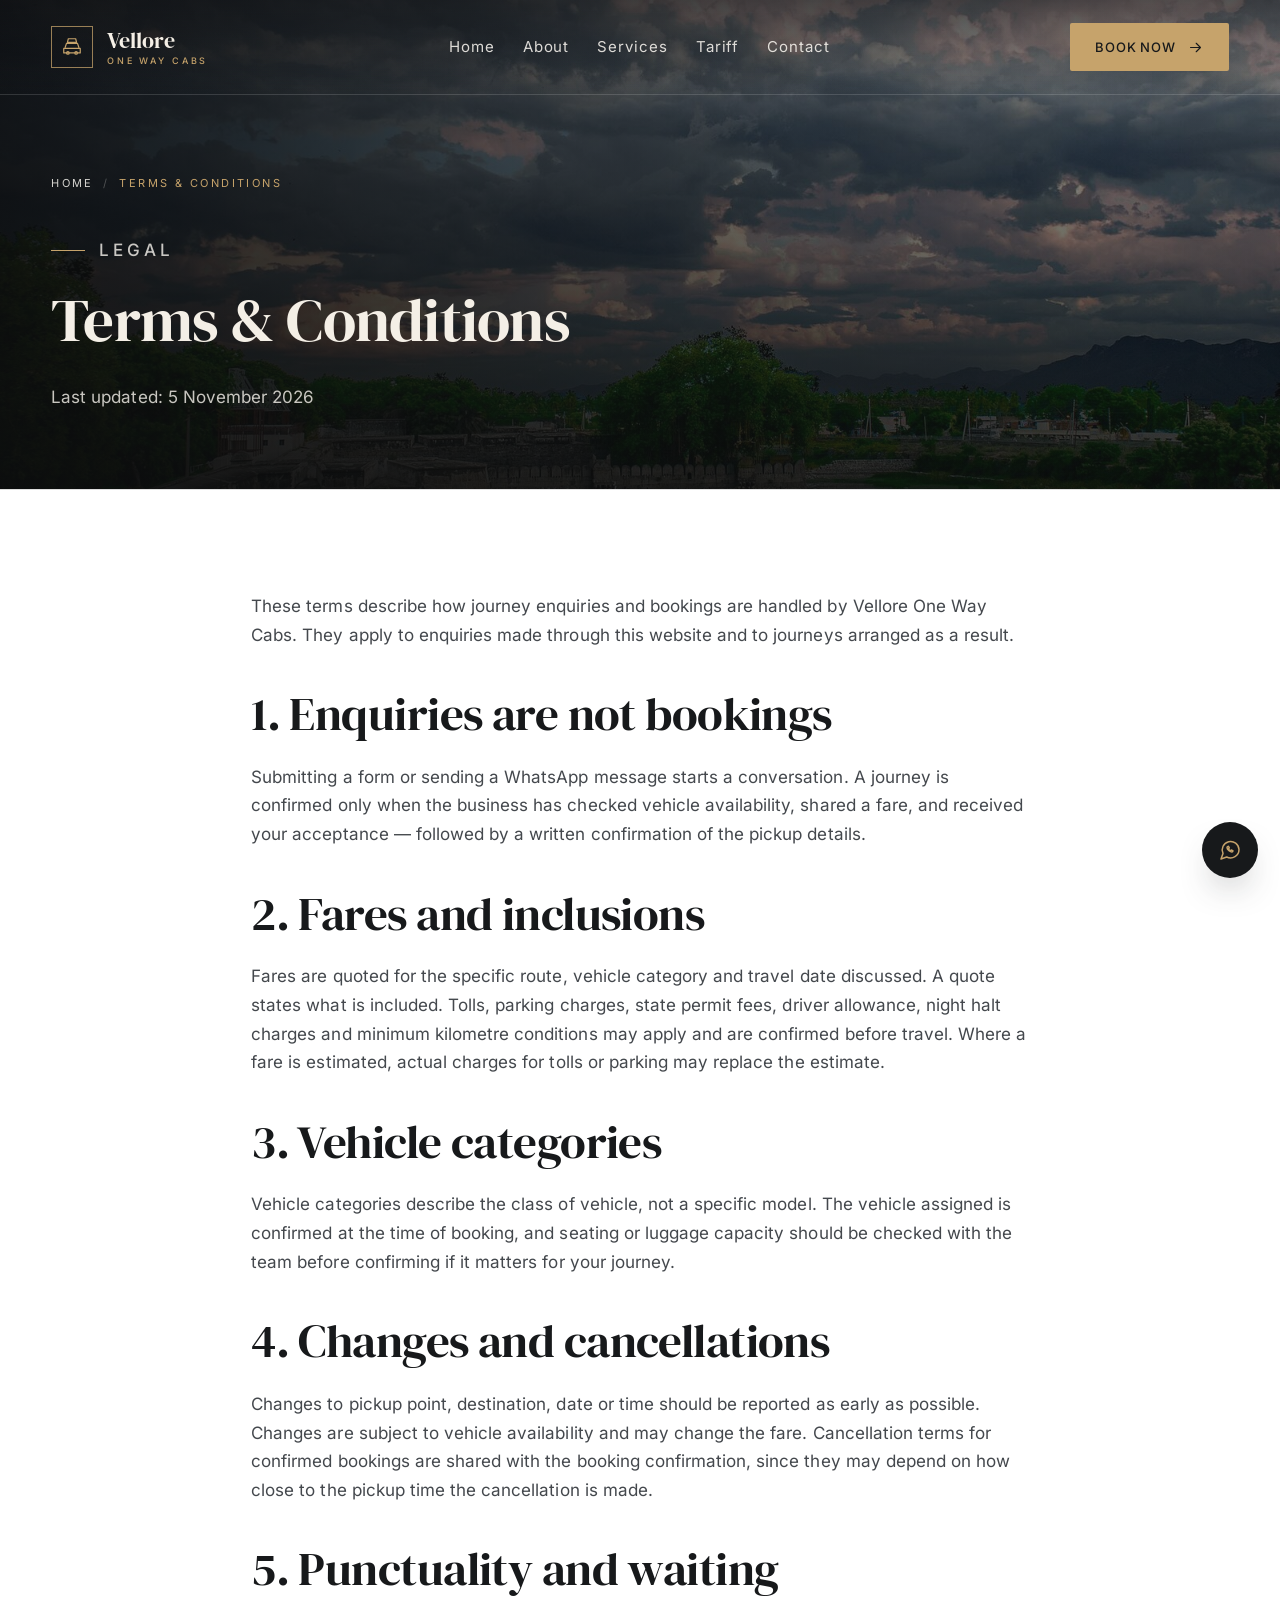
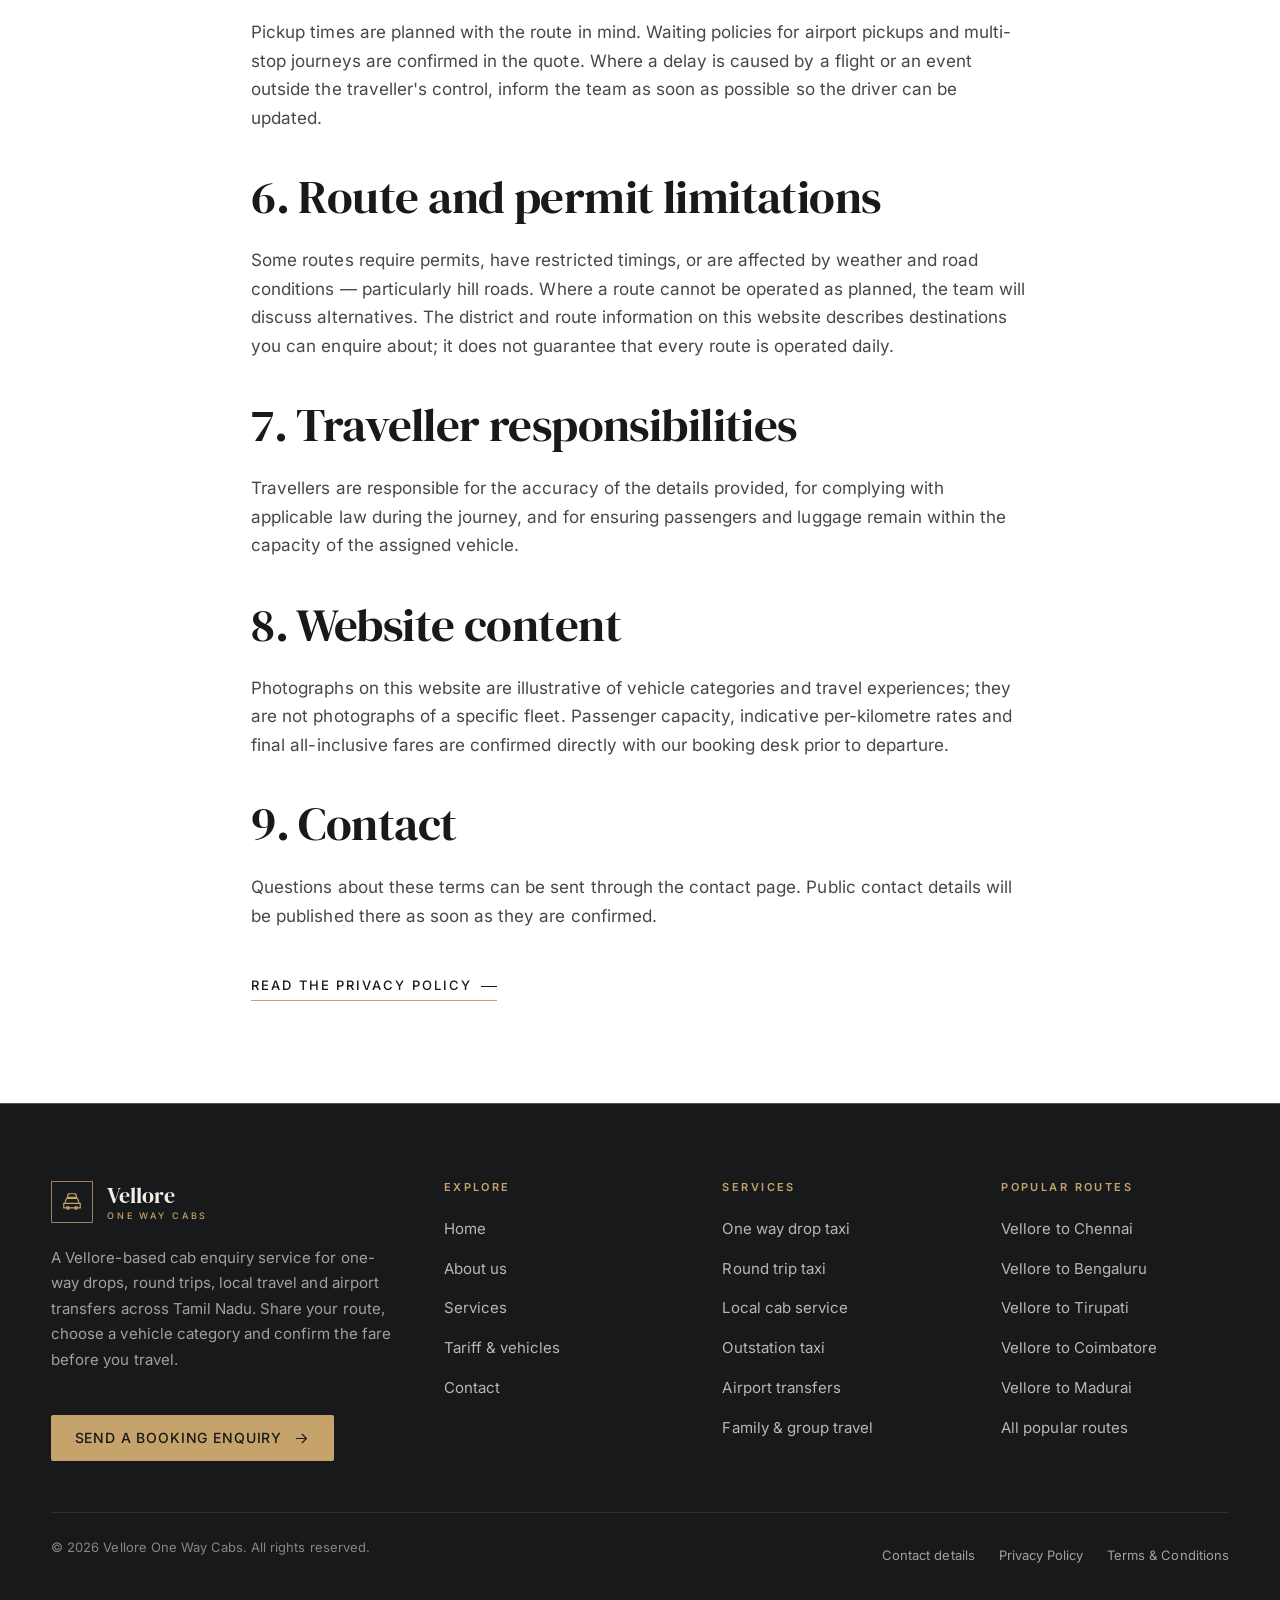
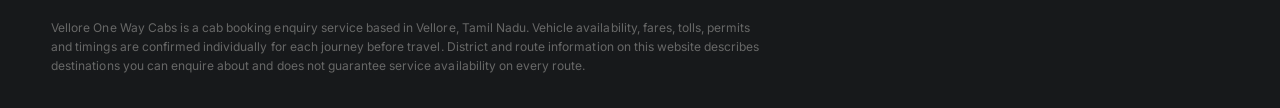
<file: terms.html>
<!DOCTYPE html>
<html lang="en-IN">
<head>
<meta charset="utf-8">
<meta name="viewport" content="width=device-width, initial-scale=1, viewport-fit=cover">
<title>Terms and Conditions | Vellore One Way Cabs</title>
<meta name="description" content="Terms that apply to cab journey enquiries and bookings with Vellore One Way Cabs, including enquiry handling, fare confirmation, cancellations and travel responsibilities.">
<meta name="keywords" content="Vellore One Way Cabs terms, cab booking terms, journey enquiry terms">
<meta name="author" content="Vellore One Way Cabs">
<meta name="robots" content="index, follow, max-image-preview:large, max-snippet:-1, max-video-preview:-1">
<link rel="canonical" href="https://velloreonewaycabs.com/terms.html">
<meta name="theme-color" content="#17191B">

<!-- Open Graph -->
<meta property="og:type" content="website">
<meta property="og:site_name" content="Vellore One Way Cabs">
<meta property="og:locale" content="en_IN">
<meta property="og:title" content="Terms and Conditions — Vellore One Way Cabs">
<meta property="og:description" content="How enquiries, fare confirmations, cancellations and journey responsibilities work.">
<meta property="og:image" content="https://velloreonewaycabs.com/assets/og/legal.jpg">
<meta property="og:image:width" content="1200">
<meta property="og:image:height" content="630">
<meta property="og:image:alt" content="Vellore One Way Cabs — premium cab travel from Vellore, Tamil Nadu">
<meta property="og:url" content="https://velloreonewaycabs.com/terms.html">

<!-- Twitter -->
<meta name="twitter:card" content="summary_large_image">
<meta name="twitter:title" content="Terms and Conditions — Vellore One Way Cabs">
<meta name="twitter:description" content="How enquiries, fare confirmations, cancellations and journey responsibilities work.">
<meta name="twitter:image" content="https://velloreonewaycabs.com/assets/og/legal.jpg">
<meta name="twitter:image:alt" content="Vellore One Way Cabs — premium cab travel from Vellore, Tamil Nadu">

<!-- Icons -->
<link rel="icon" type="image/svg+xml" href="assets/favicon.svg">
<link rel="apple-touch-icon" href="assets/apple-touch-icon.png">

<!-- Fonts (self-hosted) -->
<link rel="preload" href="assets/fonts/DMSerifDisplay-400.woff2" as="font" type="font/woff2" crossorigin>
<link rel="preload" href="assets/fonts/Inter-400.woff2" as="font" type="font/woff2" crossorigin>
<link rel="stylesheet" href="css/style.css">

<script type="application/ld+json">
{
  "@context": "https://schema.org",
  "@graph": [
    {
      "@type": "TaxiService",
      "@id": "https://velloreonewaycabs.com/#business",
      "name": "Vellore One Way Cabs",
      "url": "https://velloreonewaycabs.com/",
      "image": "https://velloreonewaycabs.com/assets/og/legal.jpg",
      "description": "Vellore One Way Cabs is a Vellore-based cab booking enquiry service for one way drop taxis, round trips, local rides, outstation journeys and airport transfers across Tamil Nadu.",
      "areaServed": [
        {
          "@type": "City",
          "name": "Vellore"
        },
        {
          "@type": "State",
          "name": "Tamil Nadu"
        },
        {
          "@type": "Country",
          "name": "India"
        }
      ],
      "address": {
        "@type": "PostalAddress",
        "streetAddress": "474/1, Kazhani Kaatu Street, Karugambathur",
        "addressLocality": "Vellore",
        "postalCode": "632013",
        "addressRegion": "Tamil Nadu",
        "addressCountry": "IN"
      },
      "telephone": "+919042209448",
      "knowsLanguage": [
        "en",
        "ta"
      ],
      "sameAs": []
    },
    {
      "@type": "WebPage",
      "@id": "https://velloreonewaycabs.com/terms.html#webpage",
      "url": "https://velloreonewaycabs.com/terms.html",
      "name": "Terms and Conditions | Vellore One Way Cabs",
      "description": "Terms that apply to cab journey enquiries and bookings with Vellore One Way Cabs, including enquiry handling, fare confirmation, cancellations and travel responsibilities.",
      "isPartOf": {
        "@id": "https://velloreonewaycabs.com/#website"
      },
      "inLanguage": "en-IN"
    },
    {
      "@type": "BreadcrumbList",
      "itemListElement": [
        {
          "@type": "ListItem",
          "position": 1,
          "name": "Home",
          "item": "https://velloreonewaycabs.com/index.html"
        },
        {
          "@type": "ListItem",
          "position": 2,
          "name": "Terms & Conditions",
          "item": "https://velloreonewaycabs.com/terms.html"
        }
      ]
    }
  ]
}
</script>
</head>
<body class="">
<a class="skip-link" href="#main">Skip to content</a>

<header class="site-header" id="siteHeader">
  <div class="container">
    <nav class="nav" aria-label="Primary">
      <a class="brand" href="index.html" aria-label="Vellore One Way Cabs — home">
        <span class="brand__mark" aria-hidden="true"><svg viewBox="0 0 24 24" fill="none" stroke="currentColor" stroke-width="1.4" stroke-linecap="round" stroke-linejoin="round" aria-hidden="true"><path d="M8 3h8l1 4h-10z"/><path d="M4.5 12.5 6 8h12l1.5 4.5"/><path d="M3 13.5h18v5H3z"/><circle cx="7.5" cy="18.5" r="1.4"/><circle cx="16.5" cy="18.5" r="1.4"/></svg></span>
        <span class="brand__text">
          <span class="brand__name">Vellore</span>
          <span class="brand__sub">One Way Cabs</span>
        </span>
      </a>
      <ul class="nav__links">
          <li><a class="nav__link" href="index.html">Home</a></li>
          <li><a class="nav__link" href="about.html">About</a></li>
          <li><a class="nav__link" href="services.html">Services</a></li>
          <li><a class="nav__link" href="tariff.html">Tariff</a></li>
          <li><a class="nav__link" href="contact.html">Contact</a></li>
      </ul>
      <div class="nav__actions">
        <a class="btn btn--sm nav__cta" href="https://wa.me/919042209448?text=Hello%20Vellore%20One%20Way%20Cabs%2C%20I%20would%20like%20to%20book%20a%20cab" target="_blank" rel="noopener">Book Now <svg viewBox="0 0 24 24" fill="none" stroke="currentColor" stroke-width="1.6" stroke-linecap="round" stroke-linejoin="round" aria-hidden="true"><path d="M5 12h14M13 6l6 6-6 6"/></svg></a>
        <button class="nav__toggle" type="button" aria-label="Open menu" aria-expanded="false" aria-controls="navDrawer">
          <span></span><span></span><span></span>
        </button>
      </div>
    </nav>
  </div>
  <div class="nav__drawer" id="navDrawer" aria-hidden="true">
    <div class="container">
      <div class="nav__drawer-head">
        <p class="nav__drawer-meta">Menu</p>
        <button class="nav__drawer-close" type="button" aria-label="Close menu">
          <svg viewBox="0 0 24 24" fill="none" stroke="currentColor" stroke-width="2" stroke-linecap="round" stroke-linejoin="round" aria-hidden="true"><line x1="18" y1="6" x2="6" y2="18"/><line x1="6" y1="6" x2="18" y2="18"/></svg>
        </button>
      </div>
      <ul>
          <li><a class="nav__drawer-link" href="index.html"><span>01</span>Home</a></li>
          <li><a class="nav__drawer-link" href="about.html"><span>02</span>About</a></li>
          <li><a class="nav__drawer-link" href="services.html"><span>03</span>Services</a></li>
          <li><a class="nav__drawer-link" href="tariff.html"><span>04</span>Tariff</a></li>
          <li><a class="nav__drawer-link" href="contact.html"><span>05</span>Contact</a></li>
      </ul>
      <div class="nav__drawer-foot">
        <a class="btn" href="https://wa.me/919042209448?text=Hello%20Vellore%20One%20Way%20Cabs%2C%20I%20would%20like%20to%20plan%20a%20journey" target="_blank" rel="noopener">Plan your journey <svg viewBox="0 0 24 24" fill="none" stroke="currentColor" stroke-width="1.6" stroke-linecap="round" stroke-linejoin="round" aria-hidden="true"><path d="M5 12h14M13 6l6 6-6 6"/></svg></a>
        <a class="btn btn--ghost" href="contact.html">Contact the team</a>
      </div>
    </div>
  </div>
</header>

<main id="main">
  <section class="page-hero" style="min-height:380px" aria-labelledby="page-title">
    <div class="page-hero__media" aria-hidden="true">
      <img src="assets/images/hero-about.jpg" alt="" width="1600" height="900" loading="lazy" decoding="async">
    </div>
    <div class="container page-hero__inner">
      <nav class="breadcrumb" aria-label="Breadcrumb">
        <a href="index.html">Home</a><span class="sep" aria-hidden="true">/</span><span aria-current="page">Terms &amp; Conditions</span>
      </nav>
      <p class="eyebrow">Legal</p>
      <h1 id="page-title" style="max-width:24ch">Terms &amp; Conditions</h1>
      <p>Last updated: 5 November 2026</p>
    </div>
  </section>

  <section class="section section--white">
    <div class="container container--narrow prose">
      <p>These terms describe how journey enquiries and bookings are handled by Vellore One Way Cabs. They apply to
        enquiries made through this website and to journeys arranged as a result.</p>

      <h2>1. Enquiries are not bookings</h2>
      <p>Submitting a form or sending a WhatsApp message starts a conversation. A journey is confirmed only when the
        business has checked vehicle availability, shared a fare, and received your acceptance — followed by a written
        confirmation of the pickup details.</p>

      <h2>2. Fares and inclusions</h2>
      <p>Fares are quoted for the specific route, vehicle category and travel date discussed. A quote states what is
        included. Tolls, parking charges, state permit fees, driver allowance, night halt charges and minimum kilometre
        conditions may apply and are confirmed before travel. Where a fare is estimated, actual charges for tolls or
        parking may replace the estimate.</p>

      <h2>3. Vehicle categories</h2>
      <p>Vehicle categories describe the class of vehicle, not a specific model. The vehicle assigned is confirmed at the
        time of booking, and seating or luggage capacity should be checked with the team before confirming if it matters
        for your journey.</p>

      <h2>4. Changes and cancellations</h2>
      <p>Changes to pickup point, destination, date or time should be reported as early as possible. Changes are subject
        to vehicle availability and may change the fare. Cancellation terms for confirmed bookings are shared with the
        booking confirmation, since they may depend on how close to the pickup time the cancellation is made.</p>

      <h2>5. Punctuality and waiting</h2>
      <p>Pickup times are planned with the route in mind. Waiting policies for airport pickups and multi-stop journeys are
        confirmed in the quote. Where a delay is caused by a flight or an event outside the traveller's control, inform the
        team as soon as possible so the driver can be updated.</p>

      <h2>6. Route and permit limitations</h2>
      <p>Some routes require permits, have restricted timings, or are affected by weather and road conditions — particularly
        hill roads. Where a route cannot be operated as planned, the team will discuss alternatives. The district and route
        information on this website describes destinations you can enquire about; it does not guarantee that every route is
        operated daily.</p>

      <h2>7. Traveller responsibilities</h2>
      <p>Travellers are responsible for the accuracy of the details provided, for complying with applicable law during the
        journey, and for ensuring passengers and luggage remain within the capacity of the assigned vehicle.</p>

      <h2>8. Website content</h2>
      <p>Photographs on this website are illustrative of vehicle categories and travel experiences; they are not photographs
        of a specific fleet. Passenger capacity, indicative per-kilometre rates and final all-inclusive fares are confirmed
        directly with our booking desk prior to departure.</p>

      <h2>9. Contact</h2>
      <p>Questions about these terms can be sent through the <a href="contact.html">contact page</a>. Public contact details
        will be published there as soon as they are confirmed.</p>

      <p style="margin-top:2.5rem"><a class="link-arrow" href="privacy.html">Read the privacy policy</a></p>
    </div>
  </section>
</main>

<footer class="site-footer">
  <div class="container">
    <div class="footer-top">
      <div class="footer-brand">
        <a class="brand" href="index.html" aria-label="Vellore One Way Cabs — home">
          <span class="brand__mark" aria-hidden="true"><svg viewBox="0 0 24 24" fill="none" stroke="currentColor" stroke-width="1.4" stroke-linecap="round" stroke-linejoin="round" aria-hidden="true"><path d="M8 3h8l1 4h-10z"/><path d="M4.5 12.5 6 8h12l1.5 4.5"/><path d="M3 13.5h18v5H3z"/><circle cx="7.5" cy="18.5" r="1.4"/><circle cx="16.5" cy="18.5" r="1.4"/></svg></span>
          <span class="brand__text">
            <span class="brand__name">Vellore</span>
            <span class="brand__sub">One Way Cabs</span>
          </span>
        </a>
        <p>A Vellore-based cab enquiry service for one-way drops, round trips, local travel and airport transfers across Tamil Nadu. Share your route, choose a vehicle category and confirm the fare before you travel.</p>
        <a class="btn btn--sm" href="https://wa.me/919042209448?text=Hello%20Vellore%20One%20Way%20Cabs%2C%20I%20would%20like%20to%20send%20a%20booking%20enquiry" target="_blank" rel="noopener">Send a booking enquiry <svg viewBox="0 0 24 24" fill="none" stroke="currentColor" stroke-width="1.6" stroke-linecap="round" stroke-linejoin="round" aria-hidden="true"><path d="M5 12h14M13 6l6 6-6 6"/></svg></a>
      </div>
      <div class="footer-col">
        <h3>Explore</h3>
        <ul>
          <li><a href="index.html">Home</a></li>
          <li><a href="about.html">About us</a></li>
          <li><a href="services.html">Services</a></li>
          <li><a href="tariff.html">Tariff &amp; vehicles</a></li>
          <li><a href="contact.html">Contact</a></li>
        </ul>
      </div>
      <div class="footer-col">
        <h3>Services</h3>
        <ul>
          <li><a href="services.html#one-way">One way drop taxi</a></li>
          <li><a href="services.html#round-trip">Round trip taxi</a></li>
          <li><a href="services.html#local">Local cab service</a></li>
          <li><a href="services.html#outstation">Outstation taxi</a></li>
          <li><a href="services.html#airport">Airport transfers</a></li>
          <li><a href="services.html#family">Family &amp; group travel</a></li>
        </ul>
      </div>
      <div class="footer-col">
        <h3>Popular routes</h3>
        <ul>
          <li><a href="index.html#routes">Vellore to Chennai</a></li>
          <li><a href="index.html#routes">Vellore to Bengaluru</a></li>
          <li><a href="index.html#routes">Vellore to Tirupati</a></li>
          <li><a href="index.html#routes">Vellore to Coimbatore</a></li>
          <li><a href="index.html#routes">Vellore to Madurai</a></li>
          <li><a href="index.html#routes">All popular routes</a></li>
        </ul>
      </div>
    </div>
    <div class="footer-bottom">
      <p>&copy; <span data-year>2026</span> Vellore One Way Cabs. All rights reserved.</p>
      <ul>
        <li><a href="contact.html#contact-details">Contact details</a></li>
        <li><a href="privacy.html">Privacy Policy</a></li>
        <li><a href="terms.html">Terms &amp; Conditions</a></li>
      </ul>
    </div>
    <p class="footer-legal">Vellore One Way Cabs is a cab booking enquiry service based in Vellore, Tamil Nadu. Vehicle availability, fares, tolls, permits and timings are confirmed individually for each journey before travel. District and route information on this website describes destinations you can enquire about and does not guarantee service availability on every route.</p>
  </div>
</footer>
<a class="float-call" href="https://wa.me/919042209448?text=Hello%20Vellore%20One%20Way%20Cabs%2C%20I%20would%20like%20to%20book%20a%20cab" target="_blank" rel="noopener" aria-label="Plan a journey on WhatsApp">
  <svg viewBox="0 0 24 24" fill="none" stroke="currentColor" stroke-width="1.5" stroke-linecap="round" stroke-linejoin="round" aria-hidden="true"><path d="M21 11.5a8.4 8.4 0 0 1-12.3 7.5L3 21l2-5.6A8.4 8.4 0 1 1 21 11.5z"/><path d="M9 9.5c0 .8 1 2.4 2 3.2s2.2 1.3 2.9 1.3c.5 0 1-.6 1.1-1.1l-1.6-.9-1 .8c-.7-.3-1.6-1.3-1.9-2l.8-1-.8-1.5c-.6.1-1.5.4-1.5 1.2z"/></svg><span>Plan a journey</span>
</a>
<script src="js/script.js" defer></script>
</body>
</html>
</file>
<file: css/style.css>
/* ==========================================================================
   VELLORE ONE WAY CABS — Design System
   Premium, editorial travel brand. Champagne gold on charcoal & ivory.
   Author: Studio build for velloreonewaycabs.com
   ========================================================================== */

/* --------------------------------------------------------------------------
   1. Fonts (self-hosted for reliability & performance)
   -------------------------------------------------------------------------- */
@font-face {
  font-family: "DM Serif Display";
  src: url("../assets/fonts/DMSerifDisplay-400.woff2") format("woff2");
  font-weight: 400;
  font-style: normal;
  font-display: swap;
}
@font-face {
  font-family: "Inter";
  src: url("../assets/fonts/Inter-400.woff2") format("woff2");
  font-weight: 400;
  font-style: normal;
  font-display: swap;
}
@font-face {
  font-family: "Inter";
  src: url("../assets/fonts/Inter-500.woff2") format("woff2");
  font-weight: 500;
  font-style: normal;
  font-display: swap;
}
@font-face {
  font-family: "Inter";
  src: url("../assets/fonts/Inter-600.woff2") format("woff2");
  font-weight: 600;
  font-style: normal;
  font-display: swap;
}

/* --------------------------------------------------------------------------
   2. Tokens
   -------------------------------------------------------------------------- */
:root {
  --ink: #17191b;
  --ink-soft: #232629;
  --gold: #c6a36b;
  --gold-deep: #a9834a;
  --gold-soft: #dcc49b;
  --ivory: #f4efe6;
  --beige: #e5ddd0;
  --white: #ffffff;
  --muted: #6e6b66;
  --muted-on-dark: #b9b5ad;
  --line: rgba(23, 25, 27, 0.14);
  --line-strong: rgba(23, 25, 27, 0.26);
  --line-on-dark: rgba(255, 255, 255, 0.16);

  --font-display: "DM Serif Display", "Times New Roman", serif;
  --font-body: "Inter", -apple-system, BlinkMacSystemFont, "Segoe UI", sans-serif;

  --fs-hero: clamp(2.75rem, 6.1vw, 5.5rem);
  --fs-h1: clamp(2.5rem, 4.8vw, 4.5rem);
  --fs-h2: clamp(2.125rem, 3.7vw, 3.5rem);
  --fs-h3: clamp(1.625rem, 2.1vw, 2rem);
  --fs-h4: clamp(1.25rem, 1.4vw, 1.4375rem);
  --fs-body: clamp(1.0625rem, 1.05vw, 1.1875rem);
  --fs-small: 0.9375rem;
  --fs-label: 0.75rem;

  --container: 1280px;
  --gutter: clamp(1.25rem, 4vw, 3.5rem);
  --section-y: clamp(4.5rem, 8vw, 8.75rem);

  --radius: 2px;
  --radius-lg: 3px;
  --ease: cubic-bezier(0.22, 0.61, 0.36, 1);
  --ease-out: cubic-bezier(0.16, 1, 0.3, 1);
  --dur: 0.6s;

  --nav-h: 94px;
}

/* --------------------------------------------------------------------------
   3. Reset & base
   -------------------------------------------------------------------------- */
*,
*::before,
*::after { box-sizing: border-box; }

html {
  -webkit-text-size-adjust: 100%;
  overflow-x: hidden;
  scroll-behavior: smooth;
  scroll-padding-top: calc(var(--nav-h) + 20px);
}

html, body {
  overflow-x: hidden;
  width: 100%;
}

body {
  margin: 0;
  background: var(--ivory);
  color: var(--ink);
  font-family: var(--font-body);
  font-size: var(--fs-body);
  font-weight: 400;
  line-height: 1.68;
  letter-spacing: 0.002em;
  -webkit-font-smoothing: antialiased;
  text-rendering: optimizeLegibility;
  overflow-x: hidden;
}

body.nav-open { overflow: hidden; }

img, svg, video { display: block; max-width: 100%; }
img { height: auto; }

h1, h2, h3, h4, h5 {
  margin: 0 0 0.5em;
  font-family: var(--font-display);
  font-weight: 400;
  line-height: 1.06;
  letter-spacing: -0.012em;
  color: var(--ink);
  text-wrap: balance;
}

h1 { font-size: var(--fs-h1); }
h2 { font-size: var(--fs-h2); }
h3 { font-size: var(--fs-h3); line-height: 1.16; }
h4 { font-size: var(--fs-h4); line-height: 1.3; font-family: var(--font-body); font-weight: 600; letter-spacing: -0.01em; }

p { margin: 0 0 1.15em; }
p:last-child { margin-bottom: 0; }

a { color: inherit; text-decoration: none; transition: color 0.3s var(--ease), opacity 0.3s var(--ease); }
a:hover { color: var(--gold-deep); }

ul, ol { margin: 0 0 1.15em; padding-left: 1.15em; }
li { margin-bottom: 0.4em; }

strong { font-weight: 600; }
em { font-style: italic; }

::selection { background: var(--gold); color: var(--ink); }

:focus-visible {
  outline: 2px solid var(--gold-deep);
  outline-offset: 3px;
  border-radius: 1px;
}

.skip-link {
  position: absolute;
  top: -70px;
  left: 16px;
  z-index: 200;
  padding: 12px 20px;
  background: var(--ink);
  color: var(--ivory);
  font-size: var(--fs-small);
  letter-spacing: 0.06em;
  text-transform: uppercase;
  transition: top 0.25s var(--ease);
}
.skip-link:focus { top: 12px; color: var(--ivory); }

/* --------------------------------------------------------------------------
   4. Layout primitives
   -------------------------------------------------------------------------- */
.container {
  width: 100%;
  max-width: var(--container);
  margin-inline: auto;
  padding-inline: var(--gutter);
}

.container--wide { max-width: 1440px; }
.container--narrow { max-width: 880px; }

.section { padding-block: var(--section-y); position: relative; border-top: 1px solid var(--line); }
.section--tight { padding-block: clamp(3rem, 5vw, 5rem); }
.section--ivory { background: var(--ivory); }
.section--beige { background: var(--beige); }
.section--white { background: var(--white); }
.section--ink { background: var(--ink); color: var(--ivory); border-top: 2px solid var(--gold); border-bottom: 2px solid var(--gold); }
.section--ink h1, .section--ink h2, .section--ink h3, .section--ink h4 { color: var(--ivory); }
.section--ink p { color: var(--muted-on-dark); }

.grid { display: grid; gap: clamp(1.5rem, 3vw, 3rem); }
.grid--2 { grid-template-columns: repeat(2, minmax(0, 1fr)); }
.grid--3 { grid-template-columns: repeat(3, minmax(0, 1fr)); }
.grid--4 { grid-template-columns: repeat(4, minmax(0, 1fr)); }

.split {
  display: grid;
  grid-template-columns: 1fr 1fr;
  gap: clamp(2rem, 5vw, 5rem);
  align-items: center;
}
.split--editorial { grid-template-columns: 1.05fr 0.95fr; }
.split--wide-left { grid-template-columns: 1.25fr 0.75fr; align-items: end; }

.eyebrow {
  display: inline-flex;
  align-items: center;
  gap: 0.85rem;
  margin-bottom: 1.4rem;
  font-family: var(--font-body);
  font-size: var(--fs-label);
  font-weight: 500;
  letter-spacing: 0.24em;
  text-transform: uppercase;
  color: var(--gold-deep);
}
.eyebrow::before {
  content: "";
  width: 34px;
  height: 1px;
  background: var(--gold);
}
.section--ink .eyebrow { color: var(--gold); }
.eyebrow--center { justify-content: center; }
.eyebrow--center::after {
  content: "";
  width: 34px;
  height: 1px;
  background: var(--gold);
}

.lede {
  font-size: clamp(1.125rem, 1.35vw, 1.375rem);
  line-height: 1.6;
  color: #3c4044;
  max-width: 62ch;
}
.section--ink .lede { color: var(--muted-on-dark); }

.muted { color: var(--muted); }
.section--ink .muted { color: var(--muted-on-dark); }

.section-head { max-width: 760px; margin-bottom: clamp(2.5rem, 4vw, 4rem); }
.section-head--center { margin-inline: auto; text-align: center; }
.section-head--center .eyebrow { justify-content: center; }
.section-head--split {
  display: flex;
  flex-wrap: wrap;
  align-items: flex-end;
  justify-content: space-between;
  gap: 2rem;
  max-width: none;
}

.hr-gold {
  height: 1px;
  border: 0;
  margin: 0;
  background: linear-gradient(90deg, var(--gold), rgba(198, 163, 107, 0));
}

.rule {
  height: 1px;
  border: 0;
  margin: 0;
  background: var(--line);
}

/* --------------------------------------------------------------------------
   5. Buttons
   -------------------------------------------------------------------------- */
.btn {
  --btn-bg: var(--gold);
  --btn-fg: var(--ink);
  position: relative;
  display: inline-flex;
  align-items: center;
  justify-content: center;
  gap: 0.7rem;
  min-height: 54px;
  padding: 0.95rem 2rem;
  border: 1px solid transparent;
  border-radius: var(--radius);
  background: var(--btn-bg);
  color: var(--btn-fg);
  font-family: var(--font-body);
  font-size: 0.975rem;
  font-weight: 500;
  letter-spacing: 0.06em;
  text-transform: uppercase;
  line-height: 1;
  cursor: pointer;
  overflow: hidden;
  isolation: isolate;
  transition: color 0.35s var(--ease), background 0.35s var(--ease), border-color 0.35s var(--ease), transform 0.35s var(--ease);
}
.btn::after {
  content: "";
  position: absolute;
  inset: 0;
  z-index: -1;
  background: var(--ink);
  transform: translateY(101%);
  transition: transform 0.45s var(--ease-out);
}
.btn:hover { color: var(--ivory); }
.btn:hover::after { transform: translateY(0); }
.btn:active { transform: translateY(1px); }

.btn svg { width: 17px; height: 17px; stroke-width: 1.6; transition: transform 0.35s var(--ease); }
.btn:hover svg { transform: translateX(3px); }

.btn--ghost {
  background: transparent;
  color: var(--ivory);
  border-color: rgba(247, 244, 238, 0.42);
}
.btn--ghost::after { background: var(--ivory); }
.btn--ghost:hover { color: var(--ink); border-color: var(--ivory); }

.btn--outline {
  background: transparent;
  color: var(--ink);
  border-color: var(--line-strong);
}
.btn--outline::after { background: var(--ink); }
.btn--outline:hover { color: var(--ivory); border-color: var(--ink); }

.btn--dark { background: var(--ink); color: var(--ivory); }
.btn--dark::after { background: var(--gold); }
.btn--dark:hover { color: var(--ink); }

.btn--sm { min-height: 46px; padding: 0.75rem 1.4rem; font-size: 0.875rem; }
.btn--block { width: 100%; }

.link-arrow {
  display: inline-flex;
  align-items: center;
  gap: 0.55rem;
  font-size: 0.8125rem;
  font-weight: 500;
  letter-spacing: 0.16em;
  text-transform: uppercase;
  color: var(--ink);
  padding-bottom: 4px;
  background-image: linear-gradient(var(--gold), var(--gold));
  background-repeat: no-repeat;
  background-position: 0 100%;
  background-size: 100% 1px;
  transition: background-size 0.4s var(--ease), color 0.3s var(--ease);
}
.link-arrow::after {
  content: "";
  width: 16px;
  height: 1px;
  background: currentColor;
  transition: width 0.35s var(--ease);
}
.link-arrow:hover { color: var(--gold-deep); background-size: 0 1px; }
button.link-arrow { border: 0; background-color: transparent; font-family: var(--font-body); cursor: pointer; padding: 0 0 4px; }
.link-arrow:hover::after { width: 26px; }
.section--ink .link-arrow { color: var(--ivory); }
.section--ink .link-arrow:hover { color: var(--gold); }

/* --------------------------------------------------------------------------
   6. Navigation
   -------------------------------------------------------------------------- */
.site-header {
  position: fixed;
  inset: 0 0 auto;
  z-index: 100;
  transition: background 0.45s var(--ease), box-shadow 0.45s var(--ease), border-color 0.45s var(--ease);
  border-bottom: 1px solid rgba(255, 255, 255, 0.14);
}
.site-header::before {
  content: "";
  position: absolute;
  inset: 0;
  z-index: -1;
  background: linear-gradient(180deg, rgba(15, 16, 18, 0.58), rgba(15, 16, 18, 0));
  pointer-events: none;
  transition: opacity 0.4s var(--ease);
}
.site-header.is-scrolled {
  background: rgba(247, 244, 238, 0.96);
  -webkit-backdrop-filter: saturate(140%) blur(12px);
  backdrop-filter: saturate(140%) blur(12px);
  border-bottom-color: var(--line);
  box-shadow: 0 8px 40px -28px rgba(23, 25, 27, 0.7);
}
.site-header.is-scrolled::before { opacity: 0; }

.site-header > .container { position: relative; z-index: 2; }
.nav {
  display: flex;
  align-items: center;
  justify-content: space-between;
  gap: 2rem;
  height: var(--nav-h);
  transition: height 0.4s var(--ease);
}
.site-header.is-scrolled .nav { height: 76px; }

.brand {
  display: inline-flex;
  align-items: center;
  gap: 0.85rem;
  color: var(--ivory);
  flex-shrink: 0;
}
.brand__mark {
  width: 42px;
  height: 42px;
  flex: 0 0 42px;
  border: 1px solid rgba(198, 163, 107, 0.75);
  display: grid;
  place-items: center;
  transition: border-color 0.4s var(--ease), background 0.4s var(--ease);
}
.brand__mark svg { width: 22px; height: 22px; stroke: var(--gold); fill: none; stroke-width: 1.3; }
.brand__text { display: flex; flex-direction: column; line-height: 1; }
.brand__name {
  font-family: var(--font-display);
  font-size: 1.375rem;
  letter-spacing: 0.005em;
  color: currentColor;
}
.brand__sub {
  margin-top: 5px;
  font-size: 0.5625rem;
  font-weight: 500;
  letter-spacing: 0.32em;
  text-transform: uppercase;
  color: var(--gold);
}
.site-header.is-scrolled .brand { color: var(--ink); }
.site-header.is-scrolled .brand__mark { border-color: var(--gold); background: rgba(198, 163, 107, 0.08); }

.nav__links {
  display: flex;
  align-items: center;
  gap: clamp(1.25rem, 2.2vw, 2.5rem);
  margin: 0;
  padding: 0;
  list-style: none;
}
.nav__links li { margin: 0; }
.nav__link {
  position: relative;
  display: inline-block;
  padding: 6px 0;
  font-size: 0.9375rem;
  font-weight: 400;
  letter-spacing: 0.06em;
  color: rgba(247, 244, 238, 0.88);
}
.nav__link::after {
  content: "";
  position: absolute;
  left: 0;
  bottom: 0;
  width: 100%;
  height: 1px;
  background: var(--gold);
  transform: scaleX(0);
  transform-origin: left;
  transition: transform 0.4s var(--ease);
}
.nav__link:hover { color: var(--ivory); }
.nav__link:hover::after { transform: scaleX(1); }
.site-header.is-scrolled .nav__link { color: #3d4247; }
.site-header.is-scrolled .nav__link:hover { color: var(--ink); }
.nav__link.is-active { color: var(--gold); }
.nav__link.is-active::after { transform: scaleX(1); }
.site-header.is-scrolled .nav__link.is-active { color: var(--gold-deep); }

.nav__actions { display: flex; align-items: center; gap: 1rem; }
.nav__cta { min-height: 48px; padding: 0.8rem 1.5rem; font-size: 0.8125rem; }

.nav__toggle {
  display: none;
  width: 48px;
  height: 48px;
  padding: 0;
  border: 1px solid rgba(255, 255, 255, 0.35);
  background: transparent;
  cursor: pointer;
  position: relative;
  border-radius: var(--radius);
}
.nav__toggle span {
  position: absolute;
  left: 13px;
  width: 22px;
  height: 1px;
  background: var(--ivory);
  transition: transform 0.35s var(--ease), opacity 0.25s var(--ease), background 0.3s var(--ease);
}
.nav__toggle span:nth-child(1) { top: 18px; }
.nav__toggle span:nth-child(2) { top: 23px; }
.nav__toggle span:nth-child(3) { top: 28px; }
.site-header.is-scrolled .nav__toggle { border-color: var(--line-strong); }
.site-header.is-scrolled .nav__toggle span { background: var(--ink); }
.nav-open .nav__toggle span:nth-child(1) { transform: translateY(5px) rotate(45deg); }
.nav-open .nav__toggle span:nth-child(2) { opacity: 0; }
.nav-open .nav__toggle span:nth-child(3) { transform: translateY(-5px) rotate(-45deg); }

/* Open menu state */
body.nav-open {
  overflow: hidden;
}
body.nav-open .site-header {
  height: 100vh;
  height: 100dvh;
  background: var(--ink) !important;
  backdrop-filter: none !important;
  -webkit-backdrop-filter: none !important;
}
body.nav-open .site-header .brand {
  color: var(--ivory) !important;
}
body.nav-open .site-header .brand__mark {
  border-color: var(--gold) !important;
  background: rgba(198, 163, 107, 0.12) !important;
}
body.nav-open .nav__toggle {
  border-color: var(--gold) !important;
  background: rgba(255, 255, 255, 0.08) !important;
}
body.nav-open .nav__toggle span {
  background: var(--gold) !important;
}

/* Mobile drawer */
.nav__drawer {
  position: fixed;
  inset: 0;
  width: 100%;
  height: 100vh;
  height: 100dvh;
  z-index: 1001;
  display: flex;
  flex-direction: column;
  justify-content: flex-start;
  padding: calc(var(--nav-h) + 1.25rem) var(--gutter) 2.5rem;
  background: var(--ink);
  color: var(--ivory);
  opacity: 0;
  visibility: hidden;
  transform: translateY(-8px);
  transition: opacity 0.35s var(--ease), transform 0.35s var(--ease), visibility 0.35s;
  overflow-y: auto;
  -webkit-overflow-scrolling: touch;
}
.nav-open .nav__drawer { opacity: 1; visibility: visible; transform: translateY(0); }
.nav__drawer ul { list-style: none; margin: 0; padding: 0; }
.nav__drawer li { margin: 0; border-bottom: 1px solid rgba(255, 255, 255, 0.1); }
.nav__drawer .nav__drawer-link {
  display: flex;
  align-items: baseline;
  gap: 1rem;
  padding: 1.05rem 0;
  font-family: var(--font-display);
  font-size: clamp(1.75rem, 7vw, 2.25rem);
  color: var(--ivory);
}
.nav__drawer .nav__drawer-link span { font-family: var(--font-body); font-size: 0.6875rem; letter-spacing: 0.2em; color: var(--gold); }
.nav__drawer .nav__drawer-link.is-active { color: var(--gold); }
.nav__drawer-foot { margin-top: 2.25rem; display: grid; gap: 1rem; }
.nav__drawer-foot .btn { width: 100%; }
.nav__drawer-head {
  display: flex;
  align-items: center;
  justify-content: space-between;
  margin-bottom: 1.25rem;
  padding-bottom: 0.75rem;
  border-bottom: 1px solid rgba(255, 255, 255, 0.1);
}
.nav__drawer-meta {
  margin: 0;
  font-size: 0.8125rem;
  letter-spacing: 0.16em;
  text-transform: uppercase;
  color: var(--gold);
  font-weight: 600;
}
.nav__drawer-close {
  display: inline-flex;
  align-items: center;
  justify-content: center;
  width: 42px;
  height: 42px;
  border-radius: 50%;
  border: 1px solid rgba(198, 163, 107, 0.45);
  background: rgba(255, 255, 255, 0.08);
  color: var(--ivory);
  cursor: pointer;
  transition: transform 0.25s var(--ease), background 0.25s var(--ease), border-color 0.25s var(--ease), color 0.25s var(--ease);
}
.nav__drawer-close:hover, .nav__drawer-close:active {
  background: rgba(198, 163, 107, 0.2);
  border-color: var(--gold);
  color: var(--gold);
  transform: rotate(90deg);
}
.nav__drawer-close svg {
  width: 20px;
  height: 20px;
  stroke: currentColor;
}

/* --------------------------------------------------------------------------
   7. Hero
   -------------------------------------------------------------------------- */
.hero {
  position: relative;
  min-height: min(94vh, 900px);
  display: flex;
  align-items: flex-end;
  padding-top: calc(var(--nav-h) + 4rem);
  padding-bottom: clamp(4rem, 9vw, 9rem);
  background: var(--ink);
  color: var(--ivory);
  overflow: hidden;
}
.hero__media { position: absolute; inset: 0; z-index: 0; }
.hero__media img {
  width: 100%;
  height: 100%;
  object-fit: cover;
  object-position: center 58%;
  transform: scale(1.06);
  will-change: transform;
}
.hero__media::after {
  content: "";
  position: absolute;
  inset: 0;
  background:
    linear-gradient(90deg, rgba(12, 13, 14, 0.86) 0%, rgba(12, 13, 14, 0.55) 44%, rgba(12, 13, 14, 0.14) 78%),
    linear-gradient(0deg, rgba(12, 13, 14, 0.82) 0%, rgba(12, 13, 14, 0) 52%);
}
.hero__inner { position: relative; z-index: 2; width: 100%; }
.hero__content { max-width: 860px; }
.hero h1 {
  color: var(--ivory);
  font-size: var(--fs-hero);
  line-height: 0.98;
  letter-spacing: -0.02em;
  margin-bottom: 1.5rem;
}
.hero h1 em { font-style: italic; color: var(--gold-soft); }
.hero__lede {
  max-width: 52ch;
  font-size: clamp(1.0625rem, 1.2vw, 1.25rem);
  line-height: 1.65;
  color: rgba(247, 244, 238, 0.82);
  margin-bottom: 2.25rem;
}
.hero__actions { display: flex; flex-wrap: wrap; gap: 0.9rem; }

.hero__meta {
  display: flex;
  flex-wrap: wrap;
  align-items: center;
  gap: clamp(1.5rem, 4vw, 3.5rem);
  margin-top: clamp(2.5rem, 4vw, 3.5rem);
  padding-top: 1.75rem;
  border-top: 1px solid rgba(255, 255, 255, 0.18);
}
.hero__meta-item strong {
  display: block;
  font-family: var(--font-display);
  font-size: clamp(1.5rem, 2.1vw, 2rem);
  font-weight: 400;
  color: var(--ivory);
  line-height: 1.1;
}
.hero__meta-item span {
  font-size: 0.6875rem;
  letter-spacing: 0.2em;
  text-transform: uppercase;
  color: rgba(247, 244, 238, 0.6);
}

.hero__side {
  position: absolute;
  right: var(--gutter);
  bottom: clamp(4rem, 9vw, 9rem);
  z-index: 2;
  display: flex;
  flex-direction: column;
  align-items: flex-end;
  gap: 0.6rem;
  writing-mode: vertical-rl;
  font-size: 0.6875rem;
  letter-spacing: 0.34em;
  text-transform: uppercase;
  color: rgba(247, 244, 238, 0.55);
}
.hero__side::after {
  content: "";
  width: 1px;
  height: 84px;
  background: linear-gradient(var(--gold), rgba(198, 163, 107, 0));
}

/* Inner page hero */
.page-hero {
  position: relative;
  display: flex;
  align-items: flex-end;
  min-height: clamp(420px, 58vh, 620px);
  padding-top: calc(var(--nav-h) + 5rem);
  padding-bottom: clamp(3rem, 6vw, 5.5rem);
  background: var(--ink);
  color: var(--ivory);
  overflow: hidden;
}
.page-hero__media { position: absolute; inset: 0; z-index: 0; }
.page-hero__media img { width: 100%; height: 100%; object-fit: cover; }
.page-hero__media::after {
  content: "";
  position: absolute;
  inset: 0;
  background: linear-gradient(90deg, rgba(12, 13, 14, 0.88), rgba(12, 13, 14, 0.46) 60%, rgba(12, 13, 14, 0.3)),
    linear-gradient(0deg, rgba(12, 13, 14, 0.72), rgba(12, 13, 14, 0));
}
.page-hero__inner { position: relative; z-index: 2; }
.page-hero h1 { color: var(--ivory); font-size: var(--fs-h1); max-width: 18ch; }
.page-hero p { max-width: 56ch; color: rgba(247, 244, 238, 0.8); font-size: clamp(1.0625rem, 1.2vw, 1.1875rem); margin-top: 1.25rem; }

.breadcrumb {
  display: flex;
  flex-wrap: wrap;
  align-items: center;
  gap: 0.6rem;
  margin-bottom: 1.5rem;
  font-size: 0.6875rem;
  letter-spacing: 0.22em;
  text-transform: uppercase;
  color: rgba(247, 244, 238, 0.6);
}
.breadcrumb a { color: rgba(247, 244, 238, 0.85); }
.breadcrumb a:hover { color: var(--gold); }
.breadcrumb span[aria-current] { color: var(--gold); }
.breadcrumb .sep { opacity: 0.45; }

/* --------------------------------------------------------------------------
   8. Booking widget
   -------------------------------------------------------------------------- */
.booking {
  position: relative;
  z-index: 3;
  margin-top: clamp(-5.5rem, -6vw, -4rem);
}
.booking__card {
  background: var(--white);
  border: 1px solid var(--line);
  border-top: 3px solid var(--gold);
  box-shadow: 0 42px 90px -60px rgba(23, 25, 27, 0.65);
  padding: clamp(1.75rem, 3vw, 2.75rem);
}
.booking__head {
  display: flex;
  flex-wrap: wrap;
  align-items: flex-end;
  justify-content: space-between;
  gap: 1rem;
  margin-bottom: 1.9rem;
  padding-bottom: 1.4rem;
  border-bottom: 1px solid var(--line);
}
.booking__head h2 { font-size: clamp(1.75rem, 2.6vw, 2.375rem); margin: 0; }
.booking__head p { margin: 0.35rem 0 0; font-size: 0.875rem; color: var(--muted); }
.booking__badge {
  display: inline-flex;
  align-items: center;
  gap: 0.5rem;
  font-size: 0.6875rem;
  letter-spacing: 0.18em;
  text-transform: uppercase;
  color: var(--gold-deep);
}
.booking__badge svg { width: 15px; height: 15px; stroke: currentColor; fill: none; stroke-width: 1.6; }

.form-grid {
  display: grid;
  grid-template-columns: repeat(4, minmax(0, 1fr));
  gap: 1.35rem 1.25rem;
}
.field { display: flex; flex-direction: column; gap: 0.5rem; min-width: 0; }
.field--full { grid-column: 1 / -1; }
.field--span2 { grid-column: span 2; }
.field label {
  font-size: 0.6875rem;
  font-weight: 600;
  letter-spacing: 0.18em;
  text-transform: uppercase;
  color: #575c61;
}
.field label .req { color: var(--gold-deep); }
.field input,
.field select,
.field textarea {
  width: 100%;
  min-height: 50px;
  padding: 0.75rem 0.9rem;
  border: 1px solid var(--line-strong);
  border-radius: var(--radius);
  background: var(--ivory);
  color: var(--ink);
  font-family: var(--font-body);
  font-size: 1rem;
  line-height: 1.4;
  transition: border-color 0.3s var(--ease), background 0.3s var(--ease), box-shadow 0.3s var(--ease);
  appearance: none;
}
.field select {
  background-image: url("data:image/svg+xml,%3Csvg xmlns='http://www.w3.org/2000/svg' viewBox='0 0 24 24' fill='none' stroke='%23777' stroke-width='1.5'%3E%3Cpath d='m6 9 6 6 6-6'/%3E%3C/svg%3E");
  background-repeat: no-repeat;
  background-position: right 0.85rem center;
  background-size: 18px;
  padding-right: 2.5rem;
}
.field textarea { min-height: 120px; resize: vertical; }
.field input::placeholder, .field textarea::placeholder { color: #9a9a96; }
.field input:focus, .field select:focus, .field textarea:focus {
  outline: none;
  border-color: var(--gold-deep);
  background: var(--white);
  box-shadow: 0 0 0 3px rgba(198, 163, 107, 0.18);
}
.field.has-error input, .field.has-error select, .field.has-error textarea { border-color: #b3452f; background: #fdf6f4; }
.field__error {
  display: none;
  font-size: 0.75rem;
  letter-spacing: 0.02em;
  color: #a13c26;
}
.field.has-error .field__error { display: block; }

.booking__foot {
  display: flex;
  flex-wrap: wrap;
  align-items: center;
  justify-content: space-between;
  gap: 1.15rem;
  margin-top: 1.75rem;
  padding-top: 1.4rem;
  border-top: 1px solid var(--line);
}
.booking__note { font-size: 0.8125rem; color: var(--muted); max-width: 46ch; margin: 0; }
.booking__actions { display: flex; flex-wrap: wrap; gap: 0.75rem; }

.form-status {
  display: none;
  margin-top: 1.25rem;
  padding: 1rem 1.15rem;
  border-left: 2px solid var(--gold);
  background: var(--ivory);
  font-size: 0.9375rem;
  line-height: 1.55;
  color: #3c4044;
}
.form-status.is-visible { display: block; }
.form-status strong { color: var(--ink); }
.form-status--warn { border-left-color: #c47b2c; background: #fdf7ee; }

.copy-row { display: flex; flex-wrap: wrap; gap: 0.6rem; margin-top: 0.85rem; }

/* --------------------------------------------------------------------------
   9. Sections — editorial blocks
   -------------------------------------------------------------------------- */
.intro-figure { position: relative; }
.intro-figure__main {
  position: relative;
  overflow: hidden;
  border-radius: var(--radius-lg);
  aspect-ratio: 4 / 5;
}
.intro-figure__main img { width: 100%; height: 100%; object-fit: cover; transition: transform 1.2s var(--ease-out); }
.intro-figure:hover .intro-figure__main img { transform: scale(1.04); }
.intro-figure__sub {
  position: absolute;
  right: clamp(-1rem, -3vw, -3rem);
  bottom: clamp(-2.5rem, -4vw, -3rem);
  width: min(56%, 320px);
  padding: 0.6rem;
  background: var(--ivory);
  box-shadow: 0 30px 60px -40px rgba(23, 25, 27, 0.7);
}
.intro-figure__sub img { width: 100%; aspect-ratio: 4 / 3; object-fit: cover; }
.intro-figure__caption {
  margin: 0.85rem clamp(2rem, 8vw, 6rem) 0 0;
  font-size: 0.6875rem;
  letter-spacing: 0.2em;
  text-transform: uppercase;
  color: var(--muted);
}

.stat-list {
  display: grid;
  grid-template-columns: repeat(2, minmax(0, 1fr));
  gap: 1.75rem 2rem;
  margin: 2.25rem 0 0;
  padding: 0;
  list-style: none;
}
.stat-list li { margin: 0; padding-top: 1.15rem; border-top: 1px solid var(--line); }
.stat-list strong {
  display: block;
  font-family: var(--font-display);
  font-size: clamp(1.75rem, 2.4vw, 2.25rem);
  font-weight: 400;
  line-height: 1.1;
  color: var(--ink);
}
.stat-list span { font-size: 0.8125rem; letter-spacing: 0.06em; color: var(--muted); }

.check-list { list-style: none; padding: 0; margin: 1.75rem 0 0; display: grid; gap: 0.85rem; }
.check-list li {
  position: relative;
  margin: 0;
  padding-left: 1.9rem;
  font-size: 1rem;
  color: #3c4044;
}
.check-list li::before {
  content: "";
  position: absolute;
  left: 0;
  top: 0.55em;
  width: 12px;
  height: 7px;
  border-left: 1px solid var(--gold-deep);
  border-bottom: 1px solid var(--gold-deep);
  transform: rotate(-45deg);
}
.section--ink .check-list li { color: var(--muted-on-dark); }
.section--ink .check-list li::before { border-color: var(--gold); }

/* Service cards */
.service-grid { display: grid; grid-template-columns: repeat(3, minmax(0, 1fr)); gap: clamp(1.25rem, 2.4vw, 2.25rem); }
.service-card {
  position: relative;
  display: flex;
  flex-direction: column;
  background: var(--white);
  border: 1px solid var(--line);
  border-radius: var(--radius-lg);
  overflow: hidden;
  transition: transform 0.55s var(--ease), box-shadow 0.55s var(--ease), border-color 0.55s var(--ease);
}
.service-card:hover {
  transform: translateY(-6px);
  box-shadow: 0 40px 70px -55px rgba(23, 25, 27, 0.8);
  border-color: rgba(198, 163, 107, 0.6);
}
.service-card__media { position: relative; overflow: hidden; aspect-ratio: 16 / 11; }
.service-card__media img { width: 100%; height: 100%; object-fit: cover; transition: transform 1s var(--ease-out); }
.service-card:hover .service-card__media img { transform: scale(1.06); }
.service-card__num {
  position: absolute;
  top: 0;
  left: 0;
  z-index: 2;
  padding: 0.55rem 0.85rem;
  background: rgba(23, 25, 27, 0.82);
  color: var(--gold);
  font-size: 0.6875rem;
  letter-spacing: 0.18em;
}
.service-card__body { display: flex; flex-direction: column; flex: 1; padding: clamp(1.35rem, 2vw, 1.85rem); }
.service-card h3 { font-size: clamp(1.375rem, 1.7vw, 1.625rem); margin-bottom: 0.6rem; }
.service-card p { font-size: 0.9875rem; color: #55595e; margin-bottom: 1.35rem; }
.service-card .link-arrow { margin-top: auto; }

/* Benefits */
.benefit-grid { display: grid; grid-template-columns: repeat(3, minmax(0, 1fr)); border-top: 1px solid var(--line-on-dark); }
.benefit {
  padding: clamp(1.75rem, 2.6vw, 2.5rem) clamp(1rem, 2vw, 2rem) clamp(1.75rem, 2.6vw, 2.5rem) 0;
  border-bottom: 1px solid var(--line-on-dark);
  border-right: 1px solid var(--line-on-dark);
}
.benefit:nth-child(3n) { border-right: 0; padding-right: 0; }
.benefit:not(:nth-child(3n + 1)) { padding-left: clamp(1rem, 2vw, 2rem); }
.benefit__icon {
  width: 46px;
  height: 46px;
  margin-bottom: 1.35rem;
  display: grid;
  place-items: center;
  border: 1px solid rgba(198, 163, 107, 0.42);
  color: var(--gold);
  transition: background 0.4s var(--ease), color 0.4s var(--ease);
}
.benefit:hover .benefit__icon { background: var(--gold); color: var(--ink); }
.benefit__icon svg { width: 21px; height: 21px; stroke: currentColor; fill: none; stroke-width: 1.4; }
.benefit h3 { font-size: 1.3125rem; font-family: var(--font-body); font-weight: 600; letter-spacing: -0.01em; margin-bottom: 0.5rem; }
.benefit p { font-size: 0.9375rem; line-height: 1.62; margin: 0; }

/* Vehicles */
.vehicle-grid { display: grid; grid-template-columns: repeat(3, minmax(0, 1fr)); gap: clamp(1.25rem, 2.4vw, 2.25rem); }
.vehicle {
  display: flex;
  flex-direction: column;
  background: var(--white);
  border: 1px solid var(--line);
}
.vehicle__media { position: relative; overflow: hidden; aspect-ratio: 4 / 3; background: var(--beige); }
.vehicle__media img { width: 100%; height: 100%; object-fit: cover; transition: transform 1.1s var(--ease-out), filter 0.6s var(--ease); }
.vehicle:hover .vehicle__media img { transform: scale(1.05); }
.vehicle__tier {
  position: absolute;
  left: 1rem;
  bottom: 1rem;
  padding: 0.4rem 0.75rem;
  background: var(--ivory);
  color: var(--ink);
  font-size: 0.625rem;
  letter-spacing: 0.2em;
  text-transform: uppercase;
}
.vehicle__body { display: flex; flex-direction: column; flex: 1; padding: clamp(1.35rem, 2vw, 1.85rem); }
.vehicle h3 { font-size: clamp(1.5rem, 1.9vw, 1.75rem); margin-bottom: 0.5rem; }
.vehicle p { font-size: 0.9375rem; color: #55595e; }
.vehicle__specs { list-style: none; margin: 1.15rem 0 1.4rem; padding: 0.9rem 0 0; border-top: 1px solid var(--line); display: grid; gap: 0.45rem; }
.vehicle__specs li { display: flex; justify-content: space-between; gap: 1rem; margin: 0; font-size: 0.8125rem; color: var(--muted); }
.vehicle__specs strong { color: var(--ink); font-weight: 500; }
.vehicle .btn { margin-top: auto; }

/* Coverage */
.coverage-layout { display: grid; grid-template-columns: 0.85fr 1.15fr; gap: clamp(2rem, 5vw, 4.5rem); align-items: start; }
.district-grid {
  display: grid;
  grid-template-columns: repeat(4, minmax(0, 1fr));
  border-top: 1px solid var(--line);
  border-left: 1px solid var(--line);
}
.district {
  display: flex;
  align-items: center;
  gap: 0.5rem;
  min-height: 62px;
  padding: 0.6rem 0.85rem;
  border-right: 1px solid var(--line);
  border-bottom: 1px solid var(--line);
  font-size: 0.875rem;
  line-height: 1.3;
  color: #3c4044;
  transition: background 0.35s var(--ease), color 0.35s var(--ease);
}
.district:hover { background: var(--ink); color: var(--ivory); }
.district__dot { width: 4px; height: 4px; flex: 0 0 4px; background: var(--gold); border-radius: 50%; }
.district--home { background: rgba(198, 163, 107, 0.14); font-weight: 500; }
.coverage-note {
  display: flex;
  gap: 0.85rem;
  margin-top: 1.75rem;
  padding: 1.15rem 1.25rem;
  border-left: 2px solid var(--gold);
  background: var(--white);
  font-size: 0.875rem;
  line-height: 1.6;
  color: #4c5055;
}
.coverage-clusters { list-style: none; margin: 1.75rem 0 0; padding: 0; display: grid; gap: 0; }
.coverage-clusters li {
  display: grid;
  grid-template-columns: 180px 1fr;
  gap: 1.25rem;
  margin: 0;
  padding: 0.95rem 0;
  border-bottom: 1px solid var(--line);
  font-size: 0.9375rem;
  color: #4c5055;
}
.coverage-clusters li:first-child { border-top: 1px solid var(--line); }
.coverage-clusters span {
  font-size: 0.6875rem;
  font-weight: 600;
  letter-spacing: 0.16em;
  text-transform: uppercase;
  color: var(--gold-deep);
  padding-top: 0.25rem;
}
.coverage-note svg { width: 19px; height: 19px; flex: 0 0 19px; margin-top: 2px; stroke: var(--gold-deep); fill: none; stroke-width: 1.5; }

/* Routes */
.route-list { display: grid; border-top: 1px solid var(--line); }
.route {
  display: grid;
  grid-template-columns: minmax(0, 1fr) minmax(0, 1.1fr) auto;
  gap: 1.5rem;
  align-items: center;
  padding: clamp(1.4rem, 2.4vw, 2rem) 0;
  border-bottom: 1px solid var(--line);
  transition: background 0.4s var(--ease), padding 0.4s var(--ease);
}
.route:hover { background: rgba(255, 255, 255, 0.6); }
.route__title { display: flex; align-items: baseline; gap: 0.7rem; font-family: var(--font-display); font-size: clamp(1.375rem, 2vw, 1.75rem); line-height: 1.15; }
.route__title svg { width: 20px; height: 20px; flex: 0 0 20px; stroke: var(--gold-deep); fill: none; stroke-width: 1.4; align-self: center; }
.route__desc { font-size: 0.9375rem; color: var(--muted); margin: 0; }
.route__cta { justify-self: end; }

/* Process */
.process { counter-reset: step; display: grid; grid-template-columns: repeat(4, minmax(0, 1fr)); gap: clamp(1.5rem, 3vw, 2.5rem); position: relative; }
.process::before {
  content: "";
  position: absolute;
  left: 0;
  right: 0;
  top: 31px;
  height: 1px;
  background: var(--line);
}
.step { position: relative; padding-top: 0; }
.step__num {
  position: relative;
  z-index: 1;
  display: grid;
  place-items: center;
  width: 62px;
  height: 62px;
  margin-bottom: 1.5rem;
  border: 1px solid var(--gold);
  border-radius: 50%;
  background: var(--ivory);
  font-family: var(--font-display);
  font-size: 1.375rem;
  color: var(--gold-deep);
  transition: background 0.4s var(--ease), color 0.4s var(--ease);
}
.step:hover .step__num { background: var(--ink); color: var(--gold); }
.step h3 { font-size: 1.3125rem; font-family: var(--font-body); font-weight: 600; letter-spacing: -0.01em; margin-bottom: 0.55rem; }
.step p { font-size: 0.9375rem; color: var(--muted); margin: 0; }

/* Testimonials */
.testimonial-grid { display: grid; grid-template-columns: repeat(3, minmax(0, 1fr)); gap: clamp(1.25rem, 2.4vw, 2rem); }
.testimonial {
  position: relative;
  display: flex;
  flex-direction: column;
  padding: clamp(1.75rem, 2.6vw, 2.25rem);
  background: var(--white);
  border: 1px solid var(--line);
}
.testimonial::before {
  content: "\201C";
  font-family: var(--font-display);
  font-size: 3.5rem;
  line-height: 0.7;
  color: var(--gold);
  opacity: 0.55;
  margin-bottom: 0.85rem;
  display: block;
}
.testimonial__tag {
  display: inline-flex;
  align-items: center;
  gap: 0.4rem;
  align-self: flex-start;
  margin-bottom: 1rem;
  padding: 0.3rem 0.6rem;
  border: 1px dashed rgba(198, 163, 107, 0.8);
  font-size: 0.625rem;
  letter-spacing: 0.16em;
  text-transform: uppercase;
  color: var(--gold-deep);
}
.testimonial p { font-size: 1rem; color: #4c5055; }
.testimonial footer {
  margin-top: auto;
  padding-top: 1.25rem;
  border-top: 1px solid var(--line);
  font-size: 0.8125rem;
  letter-spacing: 0.1em;
  text-transform: uppercase;
  color: var(--muted);
}

/* Horizontal Moving Standards Marquee */
.standards-marquee {
  position: relative;
  width: 100%;
  overflow: hidden;
  padding: 1.5rem 0 2rem;
  mask-image: linear-gradient(to right, transparent 0%, black 6%, black 94%, transparent 100%);
  -webkit-mask-image: linear-gradient(to right, transparent 0%, black 6%, black 94%, transparent 100%);
}
.standards-track {
  display: flex;
  gap: 1.5rem;
  width: max-content;
  animation: standards-scroll 32s linear infinite;
  will-change: transform;
}
.standards-marquee:hover .standards-track {
  animation-play-state: paused;
}
@keyframes standards-scroll {
  0% { transform: translateX(0); }
  100% { transform: translateX(calc(-50% - 0.75rem)); }
}
.standards-marquee .testimonial {
  flex: 0 0 380px;
  width: 380px;
  max-width: 85vw;
  box-shadow: 0 4px 20px -4px rgba(23, 25, 27, 0.05);
  border-radius: 4px;
  transition: transform 0.3s var(--ease), border-color 0.3s var(--ease), box-shadow 0.3s var(--ease);
}
.standards-marquee .testimonial:hover {
  transform: translateY(-4px);
  border-color: rgba(198, 163, 107, 0.75);
  box-shadow: 0 16px 36px -8px rgba(23, 25, 27, 0.12);
}
@media (max-width: 768px) {
  .standards-marquee .testimonial {
    flex: 0 0 min(320px, 82vw);
    width: min(320px, 82vw);
  }
}

/* FAQ */
.faq { border-top: 1px solid var(--line); }
.faq__item { border-bottom: 1px solid var(--line); }
.faq__q {
  display: flex;
  align-items: flex-start;
  justify-content: space-between;
  gap: 1.5rem;
  width: 100%;
  padding: clamp(1.15rem, 2vw, 1.6rem) 0;
  border: 0;
  background: none;
  color: var(--ink);
  font-family: var(--font-body);
  font-size: clamp(1.0625rem, 1.25vw, 1.1875rem);
  font-weight: 500;
  line-height: 1.45;
  text-align: left;
  cursor: pointer;
  transition: color 0.3s var(--ease);
}
.faq__q:hover { color: var(--gold-deep); }
.faq__icon { position: relative; flex: 0 0 22px; width: 22px; height: 22px; margin-top: 3px; }
.faq__icon::before, .faq__icon::after {
  content: "";
  position: absolute;
  top: 50%;
  left: 50%;
  width: 16px;
  height: 1px;
  background: var(--gold-deep);
  transform: translate(-50%, -50%);
  transition: transform 0.35s var(--ease), opacity 0.3s var(--ease);
}
.faq__icon::after { transform: translate(-50%, -50%) rotate(90deg); }
.faq__item.is-open .faq__icon::after { transform: translate(-50%, -50%) rotate(0); opacity: 0; }
.faq__a { overflow: hidden; height: 0; transition: height 0.4s var(--ease); }
.faq__a-inner { padding: 0 clamp(0rem, 4vw, 4rem) 1.6rem 0; color: #4c5055; font-size: 0.9875rem; line-height: 1.7; }
.faq__a-inner p:last-child { margin-bottom: 0; }

/* CTA band */
.cta-band { position: relative; overflow: hidden; background: var(--ink); color: var(--ivory); padding-block: clamp(4.5rem, 8vw, 8rem); }
.cta-band__media { position: absolute; inset: 0; }
.cta-band__media img { width: 100%; height: 100%; object-fit: cover; }
.cta-band__media::after {
  content: "";
  position: absolute;
  inset: 0;
  background: linear-gradient(90deg, rgba(12, 13, 14, 0.92), rgba(12, 13, 14, 0.62));
}
.cta-band__inner { position: relative; z-index: 2; max-width: 720px; }
.cta-band h2 { color: var(--ivory); font-size: var(--fs-h2); }
.cta-band p { color: rgba(247, 244, 238, 0.78); font-size: clamp(1.0625rem, 1.2vw, 1.1875rem); margin-bottom: 2rem; }
.cta-band .hero__actions { margin-top: 0; }

/* --------------------------------------------------------------------------
   10. Content pages
   -------------------------------------------------------------------------- */
.prose h2 { margin-top: 2.5rem; }
.prose h3 { margin-top: 2rem; }
.prose p, .prose li { color: #44484d; }
.prose ul { padding-left: 1.2rem; }
.prose ul li::marker { color: var(--gold-deep); }

.value-grid { display: grid; grid-template-columns: repeat(2, minmax(0, 1fr)); gap: clamp(1.5rem, 3vw, 2.75rem); }
.value-card { padding-top: 1.5rem; border-top: 1px solid var(--gold); }
.value-card h3 { font-size: clamp(1.375rem, 1.9vw, 1.75rem); }
.value-card p { color: #4c5055; font-size: 0.9875rem; }

.editorial-quote {
  position: relative;
  margin: 0;
  padding: clamp(2rem, 4vw, 3.5rem) clamp(1.5rem, 4vw, 3.5rem);
  border-left: 2px solid var(--gold);
  background: var(--white);
}
.editorial-quote p {
  font-family: var(--font-display);
  font-size: clamp(1.375rem, 2.3vw, 1.875rem);
  line-height: 1.4;
  color: var(--ink);
  margin-bottom: 1rem;
}
.section--ink .editorial-quote { border-left-color: var(--gold); background: rgba(255, 255, 255, 0.05); }
.section--ink .editorial-quote p { color: var(--ivory); }
.section--ink .editorial-quote cite { color: var(--gold); }
.editorial-quote cite { font-style: normal; font-size: 0.75rem; letter-spacing: 0.2em; text-transform: uppercase; color: var(--muted); }

.service-detail { display: grid; grid-template-columns: 1fr 1fr; gap: clamp(2rem, 5vw, 4.5rem); align-items: center; padding-block: clamp(2.75rem, 5vw, 4.5rem); border-bottom: 1px solid var(--line); }
.service-detail:last-of-type { border-bottom: 0; }
.service-detail:nth-child(even) .service-detail__media { order: 2; }
.service-detail__media { position: relative; overflow: hidden; aspect-ratio: 4 / 3; }
.service-detail__media img { width: 100%; height: 100%; object-fit: cover; transition: transform 1.2s var(--ease-out); }
.service-detail:hover .service-detail__media img { transform: scale(1.04); }
.service-detail__index {
  display: inline-block;
  margin-bottom: 1rem;
  font-size: 0.6875rem;
  letter-spacing: 0.24em;
  text-transform: uppercase;
  color: var(--gold-deep);
}
.service-detail h2 { font-size: clamp(1.875rem, 3vw, 2.75rem); }
.service-detail h3 { font-size: 1.0625rem; font-family: var(--font-body); font-weight: 600; letter-spacing: 0.02em; margin: 1.75rem 0 0.5rem; text-transform: uppercase; font-size: 0.75rem; letter-spacing: 0.18em; color: var(--muted); }
.mini-list { list-style: none; padding: 0; margin: 0.75rem 0 0; display: grid; gap: 0.55rem; }
.mini-list li { position: relative; padding-left: 1.35rem; margin: 0; font-size: 0.9375rem; color: #4c5055; }
.mini-list li::before { content: ""; position: absolute; left: 0; top: 0.72em; width: 8px; height: 1px; background: var(--gold); }
.service-detail .btn { margin-top: 1.75rem; }

/* Tariff */
.tariff-note {
  display: grid;
  grid-template-columns: auto 1fr;
  gap: 1rem;
  padding: 1.25rem 1.4rem;
  margin-bottom: clamp(2rem, 4vw, 3rem);
  border: 1px dashed rgba(198, 163, 107, 0.85);
  background: rgba(255, 255, 255, 0.6);
  font-size: 0.9375rem;
  color: #4c5055;
}
.tariff-note svg { width: 22px; height: 22px; stroke: var(--gold-deep); fill: none; stroke-width: 1.4; }
.table-scroll { overflow-x: auto; -webkit-overflow-scrolling: touch; min-width: 0; max-width: 100%; }
.split > *, .grid > *, .coverage-layout > *, .contact-layout > * { min-width: 0; }
.tariff-table { width: 100%; border-collapse: collapse; font-size: 0.9375rem; }
.table-scroll .tariff-table { min-width: 620px; }
.tariff-table caption { text-align: left; font-size: 0.75rem; letter-spacing: 0.18em; text-transform: uppercase; color: var(--muted); padding-bottom: 0.75rem; }
.tariff-table th, .tariff-table td { padding: 0.95rem 1rem; text-align: left; border-bottom: 1px solid var(--line); vertical-align: top; }
.tariff-table thead th { font-family: var(--font-body); font-size: 0.6875rem; font-weight: 600; letter-spacing: 0.16em; text-transform: uppercase; color: var(--muted); border-bottom: 1px solid var(--line-strong); }
.tariff-table td:first-child, .tariff-table th:first-child { padding-left: 0; }
.tariff-table td:last-child, .tariff-table th:last-child { padding-right: 0; text-align: right; }
.tariff-table .amount { font-weight: 500; color: var(--gold-deep); white-space: nowrap; }
.tariff-table tbody tr:hover { background: rgba(255, 255, 255, 0.7); }

/* ---------------- Luxury Fare Components Showcase ---------------- */
.quote-anatomy-grid {
  display: grid;
  grid-template-columns: 1fr 1.3fr;
  gap: clamp(2rem, 4vw, 3.75rem);
  align-items: start;
}
.quote-intro {
  display: flex;
  flex-direction: column;
}
.quote-equation-card {
  position: relative;
  background: var(--white);
  border: 1px solid var(--line);
  border-left: 3px solid var(--gold);
  padding: 1.35rem 1.4rem;
  margin: 1.75rem 0 1.5rem;
  box-shadow: 0 4px 18px -4px rgba(23, 25, 27, 0.05);
}
.quote-equation-tag {
  display: inline-block;
  font-size: 0.6875rem;
  font-weight: 700;
  letter-spacing: 0.16em;
  text-transform: uppercase;
  color: var(--gold-deep);
  margin-bottom: 0.85rem;
}
.quote-equation-flow {
  display: flex;
  flex-wrap: wrap;
  align-items: center;
  gap: 0.45rem 0.6rem;
}
.flow-pill {
  padding: 0.35rem 0.75rem;
  background: var(--ivory);
  border: 1px solid var(--line);
  border-radius: 4px;
}
.flow-pill span {
  display: block;
  font-size: 0.875rem;
  font-weight: 600;
  color: var(--ink);
}
.flow-pill small {
  display: block;
  font-size: 0.6875rem;
  color: var(--muted);
}
.flow-plus, .flow-equals {
  color: var(--gold-deep);
  font-weight: 700;
  font-size: 1.15rem;
}
.flow-total {
  padding: 0.4rem 0.85rem;
  background: var(--ink);
  color: var(--white);
  border-radius: 4px;
}
.flow-total span {
  display: block;
  font-size: 0.875rem;
  font-weight: 700;
  color: var(--gold-soft);
}
.flow-total small {
  display: block;
  font-size: 0.6875rem;
  color: rgba(255, 255, 255, 0.65);
}
.quote-pillars {
  display: grid;
  gap: 1rem;
}
.quote-pillar-item {
  display: flex;
  gap: 1.15rem;
  align-items: flex-start;
  padding: 1.25rem 1.35rem;
  background: var(--white);
  border: 1px solid var(--line);
  transition: transform 0.25s var(--ease), border-color 0.25s var(--ease);
}
.quote-pillar-item:hover {
  transform: translateY(-3px);
  border-color: rgba(198, 163, 107, 0.7);
}
.quote-pillar-item__num {
  font-family: var(--font-display);
  font-size: 1.65rem;
  color: var(--gold);
  line-height: 1;
  flex-shrink: 0;
  padding-top: 0.15rem;
}
.quote-pillar-item h4 {
  font-size: 1rem;
  font-weight: 600;
  color: var(--ink);
  margin-bottom: 0.35rem;
}
.quote-pillar-item p {
  font-size: 0.875rem;
  line-height: 1.6;
  color: #555b62;
  margin: 0;
}

/* Luxury Matrix Panel */
.matrix-card {
  background: var(--white);
  border: 1px solid var(--line);
  box-shadow: 0 14px 40px -10px rgba(23, 25, 27, 0.08);
  overflow: hidden;
}
.matrix-card__header {
  display: flex;
  align-items: center;
  justify-content: space-between;
  gap: 1rem;
  padding: 1.35rem 1.6rem;
  background: var(--ink);
  color: var(--white);
  border-bottom: 2px solid var(--gold);
}
.matrix-status-badge {
  display: inline-flex;
  align-items: center;
  gap: 0.45rem;
  font-size: 0.6875rem;
  font-weight: 700;
  letter-spacing: 0.14em;
  text-transform: uppercase;
  color: var(--gold-soft);
  margin-bottom: 0.25rem;
}
.gold-pulse {
  width: 7px;
  height: 7px;
  border-radius: 50%;
  background: var(--gold);
  box-shadow: 0 0 0 3px rgba(198, 163, 107, 0.35);
}
.matrix-card__title {
  font-family: var(--font-display);
  font-size: 1.35rem;
  font-weight: 400;
  color: var(--white);
  margin: 0;
  letter-spacing: 0.02em;
}
.matrix-tag {
  font-size: 0.6875rem;
  font-weight: 600;
  letter-spacing: 0.12em;
  text-transform: uppercase;
  padding: 0.35rem 0.7rem;
  border: 1px solid rgba(198, 163, 107, 0.5);
  color: var(--gold-soft);
}
.matrix-card__body {
  overflow-x: auto;
  -webkit-overflow-scrolling: touch;
}
.tariff-matrix-table {
  width: 100%;
  border-collapse: collapse;
  font-size: 0.9125rem;
  min-width: 530px;
}
.tariff-matrix-table thead th {
  padding: 0.85rem 1.25rem;
  background: var(--ivory);
  font-size: 0.6875rem;
  font-weight: 600;
  letter-spacing: 0.14em;
  text-transform: uppercase;
  color: var(--muted);
  border-bottom: 1px solid var(--line);
  text-align: left;
}
.tariff-matrix-table tbody tr {
  border-bottom: 1px solid var(--line);
  transition: background 0.2s ease;
}
.tariff-matrix-table tbody tr:hover {
  background: rgba(198, 163, 107, 0.05);
}
.tariff-matrix-table td {
  padding: 0.95rem 1.25rem;
  vertical-align: middle;
}
.matrix-item {
  display: flex;
  align-items: center;
  gap: 0.75rem;
}
.matrix-item__icon {
  width: 30px;
  height: 30px;
  border-radius: 4px;
  background: rgba(198, 163, 107, 0.14);
  color: var(--gold-deep);
  display: inline-flex;
  align-items: center;
  justify-content: center;
  flex-shrink: 0;
  border: 1px solid rgba(198, 163, 107, 0.3);
}
.matrix-item strong {
  display: block;
  font-size: 0.9125rem;
  color: var(--ink);
  font-weight: 600;
}
.matrix-item__sub {
  display: block;
  font-size: 0.765rem;
  color: var(--muted);
}
.matrix-rule {
  display: inline-block;
  padding: 0.25rem 0.65rem;
  border-radius: 3px;
  background: var(--ivory);
  color: var(--ink);
  font-size: 0.765rem;
  font-weight: 600;
  white-space: nowrap;
  border: 1px solid var(--line);
}
.matrix-rule--plain {
  background: transparent;
  color: var(--muted);
  font-weight: 500;
}
.gold-price-badge {
  display: inline-block;
  padding: 0.35rem 0.75rem;
  border-radius: 4px;
  background: rgba(198, 163, 107, 0.12);
  color: var(--gold-deep);
  font-weight: 700;
  font-size: 0.875rem;
  border: 1px solid rgba(198, 163, 107, 0.35);
  white-space: nowrap;
}
.gold-price-badge--actual {
  background: #f1ede5;
  color: #555b62;
  border-color: #ded6c9;
  font-weight: 600;
  font-size: 0.8125rem;
}
.gold-price-badge--highlight {
  background: var(--ink);
  color: var(--gold-soft);
  border-color: var(--ink);
  font-size: 0.8125rem;
}
.matrix-card__footer {
  display: flex;
  align-items: center;
  justify-content: space-between;
  gap: 1rem;
  padding: 1.15rem 1.5rem;
  background: var(--ivory);
  border-top: 1px solid var(--line);
  flex-wrap: wrap;
}
.matrix-footer-text {
  display: flex;
  align-items: center;
  gap: 0.5rem;
  font-size: 0.8125rem;
  color: var(--ink);
  font-weight: 500;
}
.matrix-footer-text svg {
  color: var(--gold-deep);
  flex-shrink: 0;
}

.vehicle-tariff-grid { display: grid; grid-template-columns: repeat(3, minmax(0, 1fr)); gap: clamp(1.25rem, 2.4vw, 2rem); }
.vehicle-tariff {
  display: flex;
  flex-direction: column;
  background: var(--white);
  border: 1px solid var(--line);
}
.vehicle-tariff__media { aspect-ratio: 16 / 10; overflow: hidden; }
.vehicle-tariff__media img { width: 100%; height: 100%; object-fit: cover; transition: transform 1s var(--ease-out); }
.vehicle-tariff:hover .vehicle-tariff__media img { transform: scale(1.05); }
.vehicle-tariff__body { padding: clamp(1.35rem, 2vw, 1.85rem); display: flex; flex-direction: column; flex: 1; }
.vehicle-tariff h3 { font-size: clamp(1.5rem, 1.9vw, 1.75rem); margin-bottom: 0.35rem; }
.vehicle-tariff__sub { font-size: 0.75rem; letter-spacing: 0.16em; text-transform: uppercase; color: var(--gold-deep); margin-bottom: 1rem; }
.vehicle-tariff dl { display: grid; gap: 0.6rem; margin: 0 0 1.5rem; }
.vehicle-tariff dl div { display: flex; justify-content: space-between; gap: 1rem; padding-bottom: 0.6rem; border-bottom: 1px solid var(--line); font-size: 0.875rem; }
.vehicle-tariff dt { color: var(--muted); margin: 0; }
.vehicle-tariff dd { margin: 0; text-align: right; color: var(--ink); font-weight: 500; }
.vehicle-tariff .btn { margin-top: auto; }

/* Contact */
.contact-layout { display: grid; grid-template-columns: 1.05fr 0.95fr; gap: clamp(2rem, 5vw, 4.5rem); align-items: start; }
.contact-form-card {
  background: var(--white);
  border: 1px solid var(--line);
  border-top: 4px solid var(--gold);
  padding: clamp(1.75rem, 3vw, 2.75rem);
  box-shadow: 0 10px 30px -12px rgba(23, 25, 27, 0.08);
}
.contact-form-card h2 { font-size: clamp(1.75rem, 2.4vw, 2.25rem); }

.contact-details-card {
  background: var(--ivory);
  border: 1px solid var(--line);
  border-top: 4px solid var(--ink);
  padding: clamp(1.75rem, 3vw, 2.75rem);
  box-shadow: 0 10px 30px -12px rgba(23, 25, 27, 0.06);
}
.contact-details-card h2 { font-size: clamp(1.75rem, 2.4vw, 2.25rem); }

.contact-list { list-style: none; margin: 0; padding: 0; display: grid; gap: 0.75rem; }
.contact-list li {
  margin: 0;
  display: flex;
  align-items: center;
  gap: 1rem;
  padding: 1rem 1.15rem;
  background: var(--white);
  border: 1px solid rgba(23, 25, 27, 0.09);
  box-shadow: 0 2px 6px rgba(23, 25, 27, 0.03);
  transition: transform 0.2s var(--ease), border-color 0.2s var(--ease), box-shadow 0.2s var(--ease);
}
.contact-list li:hover {
  transform: translateY(-2px);
  border-color: var(--gold);
  box-shadow: 0 6px 16px rgba(23, 25, 27, 0.07);
}
.contact-list__icon {
  width: 44px;
  height: 44px;
  display: grid;
  place-items: center;
  border: 1px solid rgba(198, 163, 107, 0.5);
  background: rgba(198, 163, 107, 0.08);
  color: var(--gold-deep);
  flex-shrink: 0;
}
.contact-list__icon svg { width: 19px; height: 19px; stroke: currentColor; fill: none; stroke-width: 1.5; }
.contact-list__content { flex: 1; min-width: 0; }
.contact-list dt, .contact-label { font-size: 0.6875rem; font-weight: 600; letter-spacing: 0.18em; text-transform: uppercase; color: var(--muted); margin-bottom: 0.2rem; }
.contact-list dd, .contact-value { margin: 0; font-size: 0.9875rem; color: var(--ink); font-weight: 500; word-break: break-word; }
.contact-value a { color: var(--ink); text-decoration: none; transition: color 0.2s var(--ease); }
.contact-value a:hover { color: var(--gold); text-decoration: underline; }
.contact-value--pending { color: var(--muted); font-style: italic; }

.contact-pill-btn {
  display: inline-flex;
  align-items: center;
  justify-content: center;
  gap: 0.35rem;
  padding: 0.35rem 0.85rem;
  font-size: 0.75rem;
  font-weight: 600;
  letter-spacing: 0.06em;
  text-transform: uppercase;
  background: rgba(198, 163, 107, 0.14);
  color: var(--ink);
  border: 1px solid rgba(198, 163, 107, 0.4);
  text-decoration: none;
  flex-shrink: 0;
  transition: all 0.2s var(--ease);
}
.contact-pill-btn:hover {
  background: var(--gold);
  color: var(--white);
  border-color: var(--gold);
  text-decoration: none;
  transform: scale(1.04);
}
.contact-pill-btn--wa {
  background: rgba(37, 211, 102, 0.12);
  color: #128c7e;
  border-color: rgba(37, 211, 102, 0.35);
}
.contact-pill-btn--wa:hover {
  background: #25d366;
  color: var(--white);
  border-color: #25d366;
}

/* Google Map Location Section — matching site styling theme */
.map-card-wrapper {
  margin-top: 2.75rem;
  border: 1px solid var(--line);
  border-top: 3px solid var(--gold);
  background: var(--white);
  box-shadow: var(--shadow-sm);
  overflow: hidden;
}
.map-card-header {
  display: flex;
  align-items: center;
  justify-content: space-between;
  flex-wrap: wrap;
  gap: 1.5rem;
  padding: clamp(1.5rem, 2.5vw, 2rem);
  background: var(--white);
  border-bottom: 1px solid var(--line);
}
.map-card-title {
  display: flex;
  align-items: flex-start;
  gap: 1.15rem;
}
.map-card-icon {
  display: inline-flex;
  align-items: center;
  justify-content: center;
  width: 44px;
  height: 44px;
  border: 1px solid var(--line);
  background: var(--beige);
  color: var(--ink);
  flex-shrink: 0;
  margin-top: 2px;
}
.map-card-icon svg {
  width: 20px;
  height: 20px;
  stroke: var(--gold-deep);
  fill: none;
  stroke-width: 1.5;
}
.map-card-eyebrow {
  display: inline-flex;
  align-items: center;
  gap: 0.6rem;
  font-family: var(--font-body);
  font-size: var(--fs-label);
  font-weight: 500;
  letter-spacing: 0.22em;
  text-transform: uppercase;
  color: var(--gold-deep);
  margin-bottom: 0.35rem;
}
.map-card-eyebrow::before {
  content: "";
  width: 20px;
  height: 1px;
  background: var(--gold);
}
.map-card-heading {
  margin: 0 0 0.35rem;
  font-family: var(--font-display);
  font-size: clamp(1.2rem, 1.8vw, 1.375rem);
  color: var(--ink);
  line-height: 1.3;
}
.map-card-sub {
  margin: 0;
  font-size: 0.875rem;
  color: var(--muted);
}
.map-card-header .btn {
  white-space: nowrap;
  flex-shrink: 0;
}
.map-frame-container {
  position: relative;
  width: 100%;
  height: 400px;
  background: var(--beige);
}
.map-frame-container iframe {
  width: 100%;
  height: 100%;
  border: 0;
  display: block;
}
.map-coverage-bar {
  display: flex;
  align-items: center;
  flex-wrap: wrap;
  gap: 0.75rem 1.15rem;
  padding: 1.25rem clamp(1.5rem, 2.5vw, 2rem);
  background: var(--ivory);
  border-top: 1px solid var(--line);
}
.map-coverage-label {
  font-size: 0.75rem;
  font-weight: 600;
  letter-spacing: 0.16em;
  text-transform: uppercase;
  color: var(--gold-deep);
}
.map-coverage-tags {
  display: flex;
  flex-wrap: wrap;
  gap: 0.5rem;
}
.map-coverage-tags span {
  display: inline-block;
  padding: 0.35rem 0.85rem;
  background: var(--white);
  border: 1px solid var(--line);
  font-size: 0.8125rem;
  color: var(--ink);
  font-weight: 500;
}
@media (max-width: 768px) {
  .map-card-header {
    flex-direction: column;
    align-items: flex-start;
  }
  .map-card-header .btn {
    width: 100%;
    justify-content: center;
  }
  .map-frame-container {
    height: 320px;
  }
}

.map-placeholder {
  position: relative;
  display: grid;
  place-items: center;
  min-height: 340px;
  margin-top: 2rem;
  border: 1px solid var(--line);
  background-color: var(--beige);
  background-image:
    linear-gradient(rgba(23, 25, 27, 0.06) 1px, transparent 1px),
    linear-gradient(90deg, rgba(23, 25, 27, 0.06) 1px, transparent 1px);
  background-size: 44px 44px;
  text-align: center;
  padding: 2rem;
}
.map-placeholder__inner { max-width: 380px; }
.map-placeholder svg { width: 30px; height: 30px; margin: 0 auto 0.85rem; stroke: var(--gold-deep); fill: none; stroke-width: 1.4; }
.map-placeholder strong { display: block; font-family: var(--font-display); font-size: 1.375rem; margin-bottom: 0.35rem; }
.map-placeholder p { font-size: 0.8125rem; color: var(--muted); margin: 0; }

/* --------------------------------------------------------------------------
   11. Footer
   -------------------------------------------------------------------------- */
.site-footer { background: var(--ink); color: var(--muted-on-dark); padding-top: clamp(3.5rem, 6vw, 5.5rem); border-top: 1px solid rgba(198, 163, 107, 0.4); }
.footer-top { display: grid; grid-template-columns: 1.5fr repeat(3, 1fr); gap: clamp(2rem, 4vw, 3.5rem); padding-bottom: clamp(2.5rem, 4vw, 3.75rem); }
.footer-brand .brand { color: var(--ivory); margin-bottom: 1.35rem; }
.footer-brand p { font-size: 0.9375rem; line-height: 1.7; max-width: 42ch; color: rgba(247, 244, 238, 0.62); }
.footer-brand .btn { margin-top: 1.6rem; }
.footer-col h3 {
  font-family: var(--font-body);
  font-size: 0.6875rem;
  font-weight: 600;
  letter-spacing: 0.22em;
  text-transform: uppercase;
  color: var(--gold);
  margin-bottom: 1.25rem;
}
.footer-col ul { list-style: none; margin: 0; padding: 0; display: grid; gap: 0.7rem; }
.footer-col li { margin: 0; }
.footer-col a, .footer-col span { font-size: 0.9375rem; color: rgba(247, 244, 238, 0.72); }
.footer-col a:hover { color: var(--gold); }
.footer-note { font-size: 0.8125rem; color: rgba(247, 244, 238, 0.45); margin-top: 1rem; }
.footer-bottom {
  display: flex;
  flex-wrap: wrap;
  align-items: center;
  justify-content: space-between;
  gap: 1rem;
  padding-block: 1.5rem;
  border-top: 1px solid rgba(255, 255, 255, 0.1);
  font-size: 0.8125rem;
  color: rgba(247, 244, 238, 0.5);
}
.footer-bottom ul { display: flex; flex-wrap: wrap; gap: 1.5rem; list-style: none; margin: 0; padding: 0; }
.footer-bottom li { margin: 0; }
.footer-bottom a { color: rgba(247, 244, 238, 0.62); }
.footer-legal { padding: 1.25rem 0 2rem; font-size: 0.75rem; line-height: 1.6; color: rgba(247, 244, 238, 0.36); max-width: 90ch; }

/* Floating WhatsApp */
.float-call {
  position: fixed;
  right: 22px;
  bottom: 22px;
  z-index: 80;
  display: inline-flex;
  align-items: center;
  justify-content: center;
  width: 56px;
  height: 56px;
  padding: 0;
  border-radius: 50%;
  background: var(--ink);
  color: var(--ivory);
  box-shadow: 0 18px 36px -18px rgba(23, 25, 27, 0.8);
  font-size: 0.8125rem;
  letter-spacing: 0.08em;
  text-transform: uppercase;
  transition: transform 0.35s var(--ease), background 0.35s var(--ease), color 0.35s var(--ease);
}
.float-call svg { width: 24px; height: 24px; stroke: var(--gold); fill: none; stroke-width: 1.5; }
.float-call span {
  position: absolute;
  right: 68px;
  white-space: nowrap;
  padding: 0.45rem 0.7rem;
  background: var(--ink);
  color: var(--ivory);
  font-size: 0.6875rem;
  letter-spacing: 0.14em;
  border-radius: 2px;
  opacity: 0;
  transform: translateX(6px);
  transition: opacity 0.3s var(--ease), transform 0.3s var(--ease);
  pointer-events: none;
}
.float-call:hover span { opacity: 1; transform: none; }
.float-call:hover { transform: translateY(-3px); background: var(--gold); color: var(--ink); }
.float-call:hover svg { stroke: var(--ink); }

/* --------------------------------------------------------------------------
   12. Animations
   -------------------------------------------------------------------------- */
[data-reveal] {
  opacity: 0;
  transform: translateY(26px);
  transition: opacity 0.9s var(--ease-out), transform 0.9s var(--ease-out);
  transition-delay: var(--d, 0ms);
}
[data-reveal].is-visible { opacity: 1; transform: none; }

[data-reveal="mask"] { opacity: 0.001; transform: none; }
[data-reveal="mask"].is-visible { opacity: 1; transition: opacity 0.4s var(--ease); }
[data-reveal="mask"] .intro-figure__main img,
[data-reveal="mask"] .intro-figure__main {
  clip-path: inset(0 0 100% 0);
  transition: clip-path 1.15s var(--ease-out);
  transition-delay: calc(var(--d, 0ms) + 80ms);
}
[data-reveal="mask"].is-visible .intro-figure__main,
[data-reveal="mask"].is-visible .intro-figure__main img { clip-path: inset(0 0 0 0); }

[data-reveal="line"] { opacity: 1; transform: none; transform-origin: left; }
[data-reveal="line"]::after { content: ""; display: block; width: 0; height: 1px; background: var(--gold); transition: width 1.1s var(--ease-out); transition-delay: var(--d, 0ms); }
[data-reveal="line"].is-visible::after { width: 100%; }

.hero__media img { animation: heroZoom 18s var(--ease-out) forwards; }
@keyframes heroZoom {
  from { transform: scale(1.1); }
  to { transform: scale(1.02); }
}

.word { display: inline-block; overflow: hidden; vertical-align: bottom; }
.word > span {
  display: inline-block;
  transform: translateY(110%);
  animation: wordUp 1s var(--ease-out) forwards;
  animation-delay: calc(var(--i, 0) * 70ms + 120ms);
}
@keyframes wordUp { to { transform: translateY(0); } }

.hero [data-hero-fade] { opacity: 0; animation: fadeUp 1s var(--ease-out) forwards; animation-delay: calc(var(--i, 0) * 110ms + 480ms); }
@keyframes fadeUp { from { opacity: 0; transform: translateY(18px); } to { opacity: 1; transform: none; } }

.reveal-line { animation: growLine 1.2s var(--ease-out) forwards; transform-origin: left; }
@keyframes growLine { from { transform: scaleX(0); } to { transform: scaleX(1); } }

/* --------------------------------------------------------------------------
   13. Responsive
   -------------------------------------------------------------------------- */
@media (max-width: 1200px) {
  .nav__links { gap: 1.25rem; }
  .nav__link { font-size: 0.875rem; }
}

@media (max-width: 1120px) {
  .district-grid { grid-template-columns: repeat(3, minmax(0, 1fr)); }
  .form-grid { grid-template-columns: repeat(2, minmax(0, 1fr)); }
  .benefit { padding-left: 0; padding-right: 0; }
  .benefit:nth-child(odd) { padding-right: clamp(1rem, 2vw, 2rem); border-right: 1px solid var(--line-on-dark); }
  .benefit:nth-child(even) { border-right: 0; padding-left: clamp(1rem, 2vw, 2rem); }
}

@media (max-width: 1024px) {
  :root { --nav-h: 76px; }
  .nav__links { display: none; }
  .nav__cta { display: none; }
  .nav__toggle { display: block; }
  .hero__side { display: none; }
  .service-grid, .vehicle-grid, .testimonial-grid, .vehicle-tariff-grid { grid-template-columns: repeat(2, minmax(0, 1fr)); }
  .benefit-grid { grid-template-columns: repeat(2, minmax(0, 1fr)); }
  .process { grid-template-columns: repeat(2, minmax(0, 1fr)); row-gap: 2.5rem; }
  .process::before { display: none; }
  .coverage-layout { grid-template-columns: 1fr; }
  .contact-layout { grid-template-columns: 1fr; gap: 2.75rem; }
  .service-detail { grid-template-columns: 1fr; gap: 2rem; }
  .service-detail:nth-child(even) .service-detail__media { order: 0; }
  .footer-top { grid-template-columns: repeat(2, minmax(0, 1fr)); }
  .split--editorial, .split--wide-left { grid-template-columns: 1fr; }
  .quote-anatomy-grid { grid-template-columns: 1fr; gap: 2.5rem; }
  .route { grid-template-columns: 1fr auto; }
  .route__desc { grid-column: 1 / -1; order: 3; }
}

@media (max-width: 768px) {
  :root {
    --nav-h: 70px;
    --section-y: clamp(2.75rem, 6.5vw, 4rem);
    --gutter: 1.15rem;
  }
  .grid--2, .grid--3, .grid--4, .value-grid { grid-template-columns: 1fr; }
  .split { grid-template-columns: 1fr; gap: 2rem; }
  .hero { min-height: auto; padding-top: calc(var(--nav-h) + 2.5rem); padding-bottom: 5.5rem; }
  .hero h1 { font-size: clamp(2rem, 7.5vw, 2.75rem); line-height: 1.15; }
  .hero__meta { display: flex; flex-wrap: wrap; gap: 1rem 1.5rem; }
  .hero__meta-item strong { font-size: 1.25rem; }
  .booking { margin-top: -3.5rem; }
  .booking__card { padding: 1.35rem 1.15rem; border-radius: var(--radius); }
  .booking__head { flex-direction: column; align-items: flex-start; gap: 0.5rem; }
  .form-grid { grid-template-columns: 1fr; gap: 1.15rem; }
  .field--span2 { grid-column: auto; }
  .field input, .field select, .field textarea { min-height: 48px; font-size: 1rem; }
  .booking__foot { flex-direction: column; align-items: stretch; gap: 1rem; }
  .booking__actions .btn { width: 100%; min-height: 50px; font-size: 1rem; }
  .service-grid, .vehicle-grid, .testimonial-grid, .vehicle-tariff-grid, .benefit-grid, .process { grid-template-columns: 1fr; }
  .benefit { border-right: 0; padding-right: 0; padding-left: 0 !important; }
  .district-grid { grid-template-columns: repeat(2, minmax(0, 1fr)); }
  .stat-list { grid-template-columns: 1fr 1fr; gap: 1.25rem; }
  .intro-figure__sub { position: relative; right: auto; bottom: auto; width: 62%; margin: -2.5rem 0 0 auto; }
  .matrix-card__header { flex-direction: column; align-items: flex-start; gap: 0.75rem; }
  .matrix-card__footer { flex-direction: column; align-items: stretch; gap: 0.85rem; }
  .matrix-card__footer .btn { width: 100%; justify-content: center; }
  .footer-top { grid-template-columns: 1fr; gap: 2.25rem; }
  .footer-bottom { flex-direction: column; align-items: flex-start; gap: 1rem; }
  .page-hero { min-height: auto; padding-top: calc(var(--nav-h) + 2.5rem); padding-bottom: 3.5rem; }
  .page-hero h1 { font-size: clamp(1.85rem, 6.8vw, 2.5rem); }
  .route { grid-template-columns: 1fr; gap: 0.85rem; }
  .route__cta { justify-self: start; }
  .route__desc { order: 0; }
  .float-call { right: 16px; bottom: max(16px, env(safe-area-inset-bottom)); padding: 0.75rem 1rem; z-index: 900; }
  .table-scroll { overflow-x: auto; -webkit-overflow-scrolling: touch; border-radius: var(--radius); }
  .tariff-table { min-width: 480px; }
  .tariff-table th, .tariff-table td { padding: 0.8rem 0.65rem; font-size: 0.875rem; }
  /* Mobile Section Differentiation & Executive Luxury Rhythm */
  .section {
    border-top: 1px solid rgba(198, 163, 107, 0.4);
    position: relative;
  }
  .section::before {
    content: "";
    position: absolute;
    top: -2px;
    left: var(--gutter);
    width: 52px;
    height: 3px;
    background: var(--gold);
    border-radius: 1px;
  }
  .section--ink {
    border-top: 2px solid var(--gold);
    border-bottom: 2px solid var(--gold);
  }
  .section--ink::before {
    display: none;
  }
  .cta-band {
    border-top: 3px solid var(--gold);
  }
  .site-footer {
    border-top: 3px solid var(--gold);
  }

  /* Distinct Section Headers & Luxury Eyebrow Badges on Mobile */
  .section-head {
    margin-bottom: 2.25rem;
    padding-bottom: 1.25rem;
    border-bottom: 1px solid rgba(198, 163, 107, 0.22);
  }
  .section--ink .section-head {
    border-bottom: 1px solid rgba(198, 163, 107, 0.28);
  }
  .eyebrow {
    display: inline-flex;
    align-items: center;
    gap: 0.5rem;
    padding: 0.32rem 0.85rem;
    background: rgba(198, 163, 107, 0.12);
    border: 1px solid rgba(198, 163, 107, 0.35);
    border-radius: 999px;
    font-size: 0.6875rem;
    letter-spacing: 0.18em;
    text-transform: uppercase;
    color: var(--gold-deep);
    margin-bottom: 0.75rem;
  }
  .section--ink .eyebrow {
    background: rgba(198, 163, 107, 0.16);
    border-color: rgba(198, 163, 107, 0.45);
    color: #e5c796;
  }

  /* Mobile Card Enclosure & Visual Rhythm */
  .service-card {
    background: var(--white);
    border: 1px solid rgba(23, 25, 27, 0.12);
    border-top: 3px solid var(--gold);
    box-shadow: 0 8px 24px -10px rgba(23, 25, 27, 0.08);
    border-radius: var(--radius);
    padding: 1.5rem 1.25rem;
    margin-bottom: 0.85rem;
  }
  .vehicle, .vehicle-tariff {
    background: var(--white);
    border: 1px solid rgba(23, 25, 27, 0.12);
    border-top: 3px solid var(--gold);
    box-shadow: 0 8px 24px -10px rgba(23, 25, 27, 0.08);
    border-radius: var(--radius);
    margin-bottom: 1.15rem;
  }
  .step {
    background: var(--white);
    border: 1px solid rgba(23, 25, 27, 0.12);
    border-left: 4px solid var(--gold);
    padding: 1.35rem 1.25rem;
    border-radius: var(--radius);
    box-shadow: 0 4px 16px -6px rgba(23, 25, 27, 0.05);
    margin-bottom: 0.85rem;
  }
  .route {
    background: var(--white);
    border: 1px solid rgba(23, 25, 27, 0.12);
    border-left: 3px solid var(--gold);
    padding: 1.2rem 1.15rem;
    border-radius: var(--radius);
    box-shadow: 0 3px 12px -5px rgba(23, 25, 27, 0.04);
    margin-bottom: 0.75rem;
  }
  .testimonial {
    background: var(--white);
    border: 1px solid rgba(198, 163, 107, 0.35);
    border-top: 3px solid var(--gold);
    padding: 1.5rem 1.25rem;
    border-radius: var(--radius);
    box-shadow: 0 6px 18px -8px rgba(23, 25, 27, 0.06);
    margin-bottom: 0.85rem;
  }
  .benefit {
    background: rgba(255, 255, 255, 0.05);
    border: 1px solid rgba(198, 163, 107, 0.28);
    border-top: 2px solid var(--gold);
    padding: 1.35rem 1.15rem !important;
    border-radius: var(--radius);
    margin-bottom: 0.85rem;
  }
  .faq__item {
    background: var(--white);
    border: 1px solid rgba(23, 25, 27, 0.12);
    border-radius: var(--radius);
    padding-inline: 1.15rem;
    margin-bottom: 0.75rem;
    box-shadow: 0 3px 10px -4px rgba(23, 25, 27, 0.04);
  }
  .service-detail {
    background: var(--white);
    border: 1px solid rgba(23, 25, 27, 0.12);
    border-top: 3px solid var(--gold);
    padding: 1.5rem 1.25rem;
    border-radius: var(--radius);
    margin-bottom: 1.75rem;
    box-shadow: 0 8px 24px -10px rgba(23, 25, 27, 0.07);
  }
  .value-card {
    background: var(--white);
    border: 1px solid rgba(23, 25, 27, 0.12);
    border-top: 3px solid var(--gold);
    padding: 1.35rem 1.15rem;
    border-radius: var(--radius);
    margin-bottom: 0.85rem;
    box-shadow: 0 4px 16px -6px rgba(23, 25, 27, 0.05);
  }

  /* Contact Cards on Mobile */
  .contact-layout {
    gap: 2rem;
  }
  .contact-form-card {
    padding: 1.35rem 1.15rem;
    border-radius: var(--radius);
  }
  .contact-details-card {
    padding: 1.35rem 1.15rem;
    border-radius: var(--radius);
  }
  .contact-list li {
    padding: 0.85rem 1rem;
    border-radius: var(--radius);
  }
  .vehicle-tariff__body, .vehicle__body { padding: 1.35rem; }
}

@media (max-width: 430px) {
  :root { --gutter: 0.95rem; }
  .hero h1 { font-size: clamp(1.75rem, 8vw, 2.15rem); line-height: 1.15; }
  .page-hero h1 { font-size: clamp(1.65rem, 7.5vw, 2rem); line-height: 1.18; }
  .booking__card { padding: 1.15rem 0.95rem; }
  .hero__actions .btn { width: 100%; }
  .district-grid { grid-template-columns: 1fr; }
  .stat-list { grid-template-columns: 1fr; }
  .faq__q { padding: 1rem 0; font-size: 1rem; }
}

@media (max-width: 360px) {
  :root { --gutter: 0.85rem; }
  .hero h1 { font-size: 1.65rem; }
  .booking__card { padding: 1rem 0.8rem; }
  .booking__tabs { gap: 0.4rem; }
  .booking__tab { padding: 0.45rem 0.75rem; font-size: 0.75rem; }
  .brand__name { font-size: 1.15rem; }
  .brand__mark { width: 36px; height: 36px; flex: 0 0 36px; }
  .brand__mark svg { width: 18px; height: 18px; }
}

/* --------------------------------------------------------------------------
   14. Motion preferences
   -------------------------------------------------------------------------- */
@media (prefers-reduced-motion: reduce) {
  html { scroll-behavior: auto; }
  *, *::before, *::after {
    animation-duration: 0.001ms !important;
    animation-iteration-count: 1 !important;
    transition-duration: 0.001ms !important;
    scroll-behavior: auto !important;
  }
  [data-reveal], [data-reveal="mask"] { opacity: 1 !important; transform: none !important; clip-path: none !important; }
  .hero__media img { animation: none; transform: none; }
  .word > span { transform: none; animation: none; }
  .hero [data-hero-fade] { opacity: 1; animation: none; }
}

/* --------------------------------------------------------------------------
   15. Print
   -------------------------------------------------------------------------- */
@media print {
  .site-header, .nav__drawer, .float-call, .booking, .cta-band { display: none !important; }
  body { background: #fff; color: #000; }
  .section { padding-block: 1.5rem; }
}
</file>
